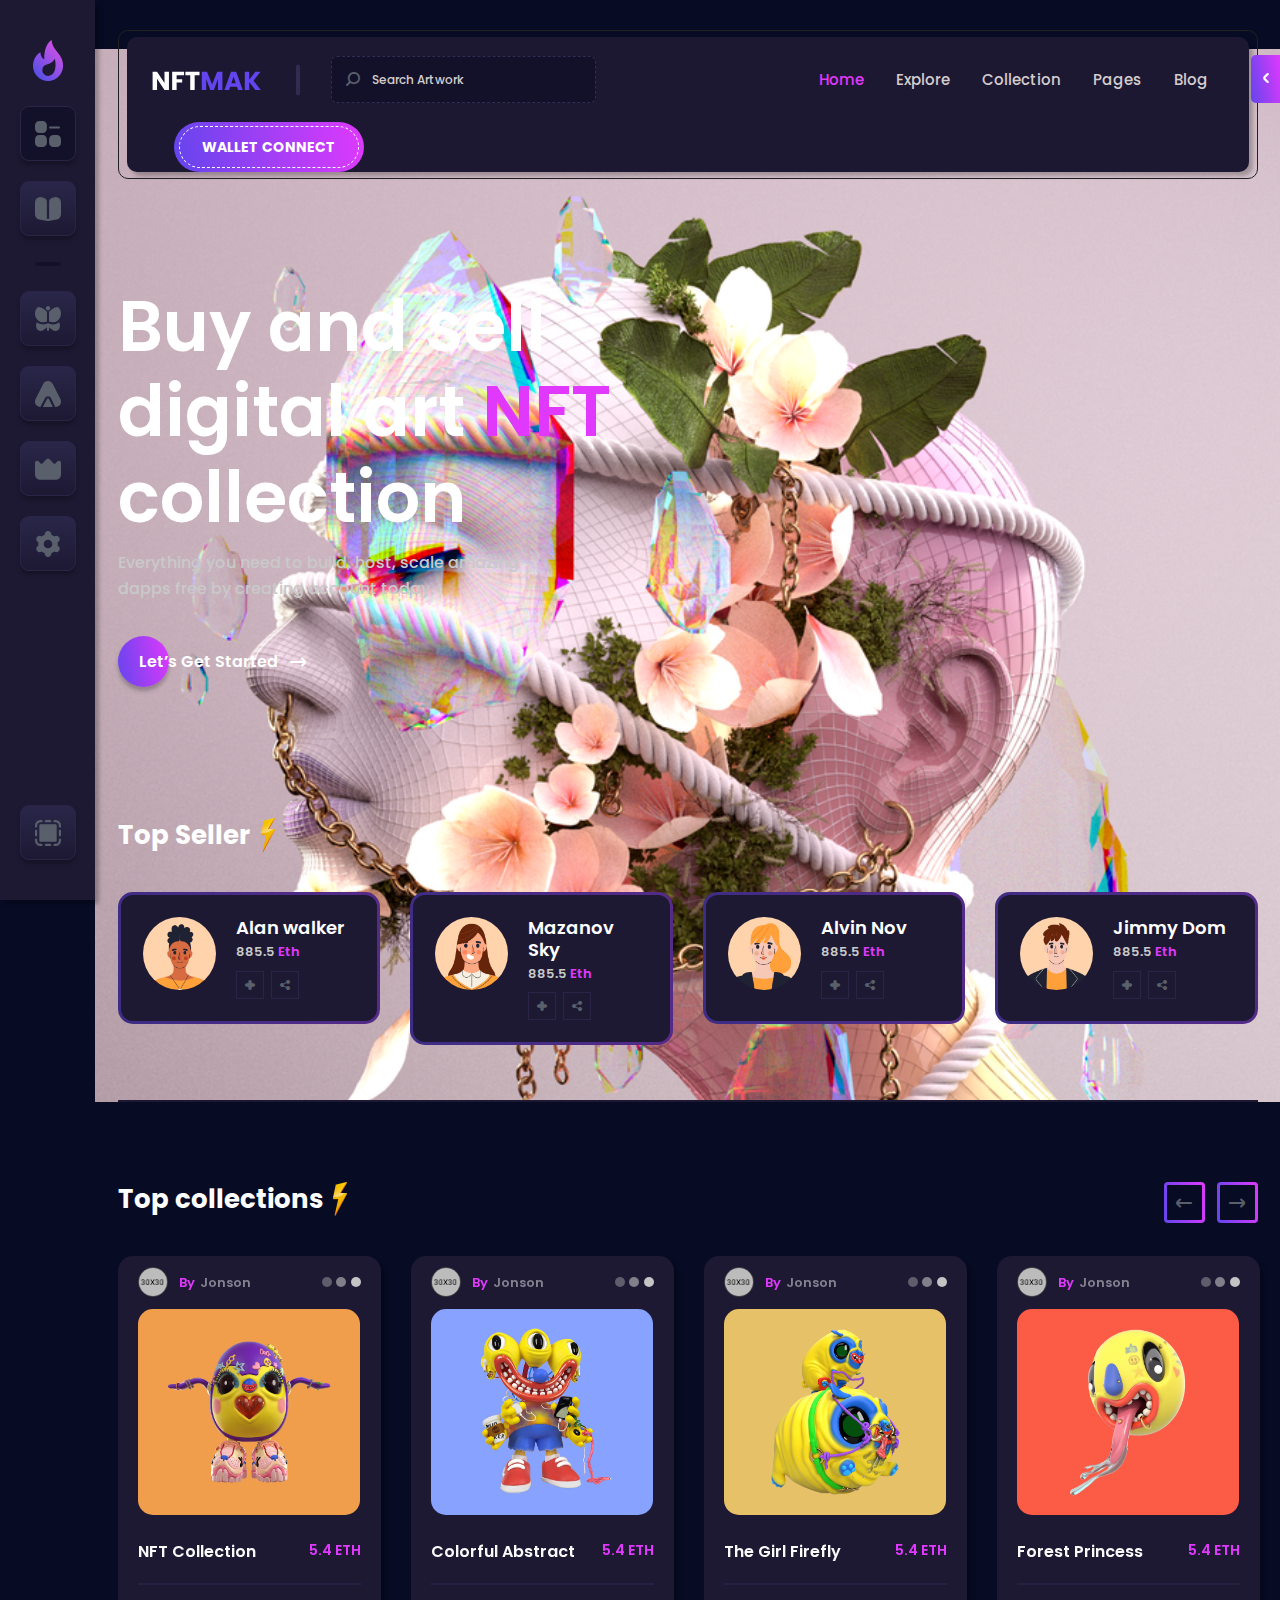
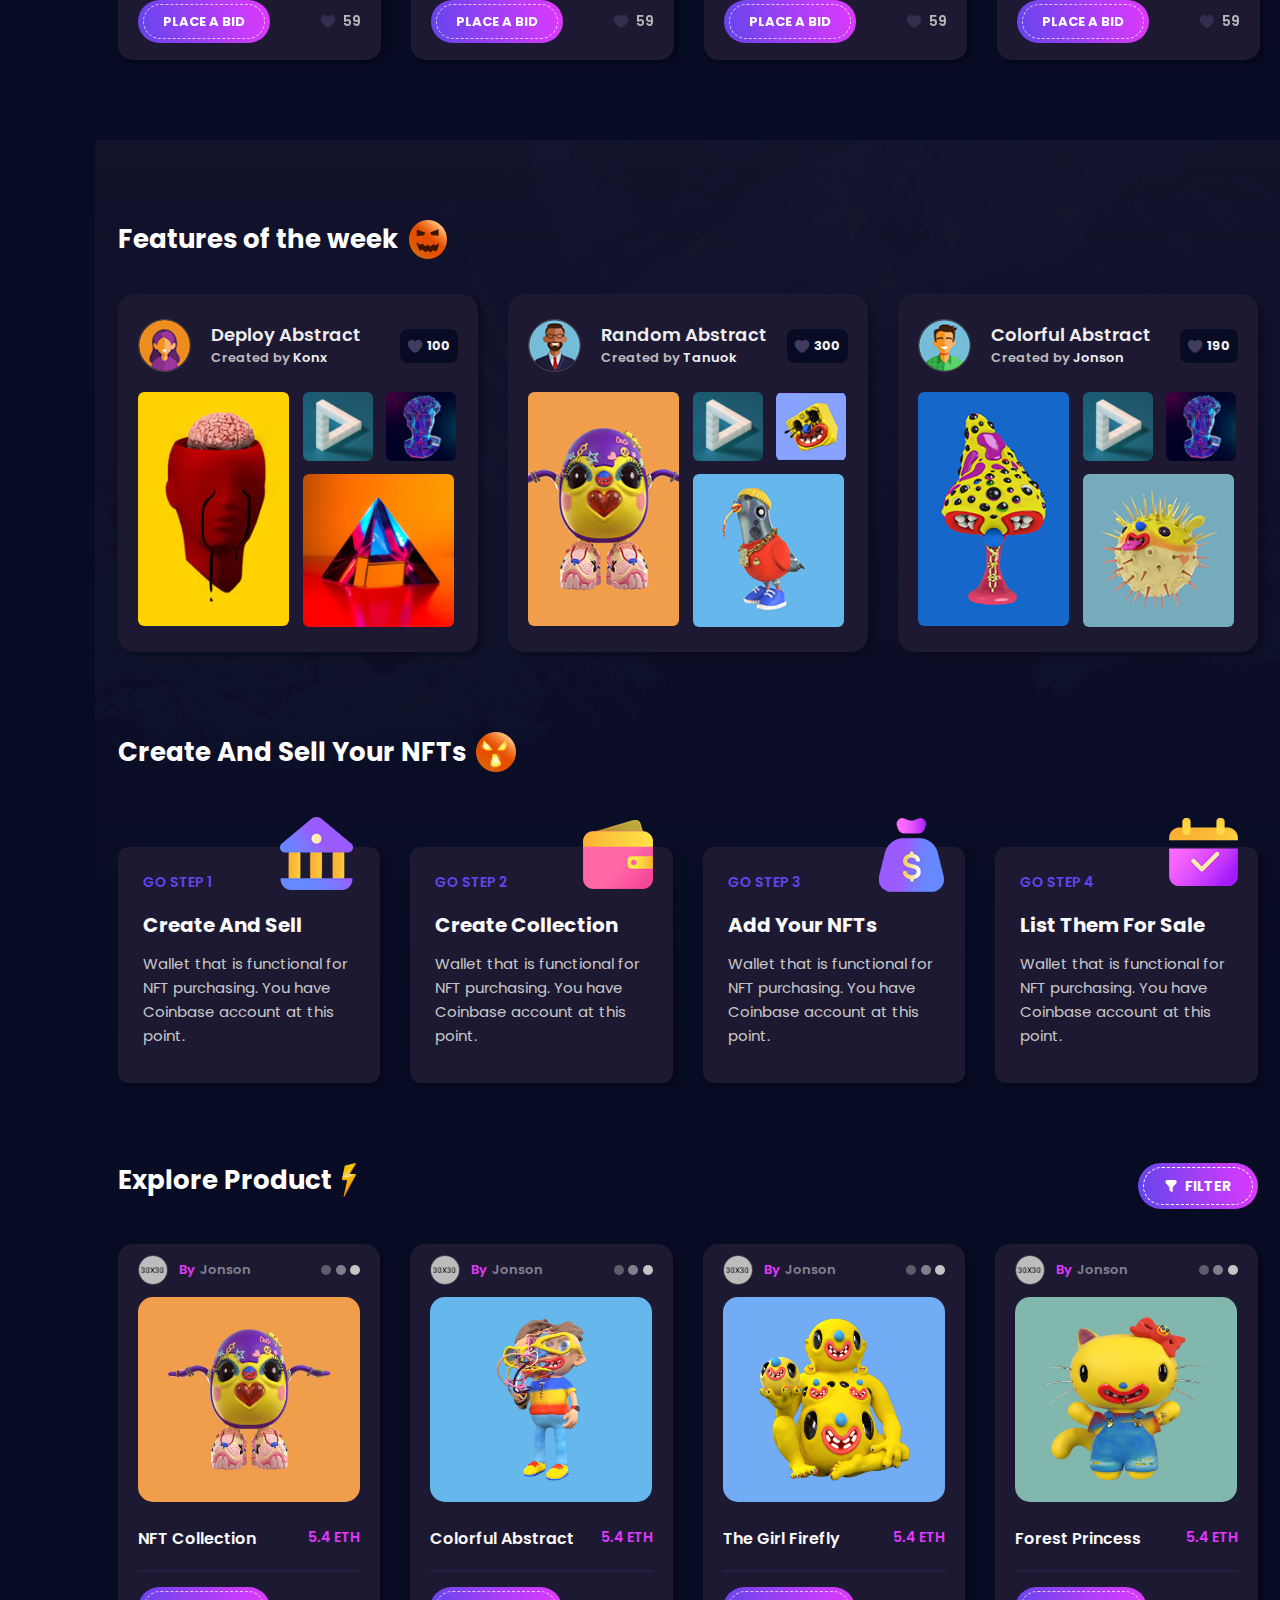
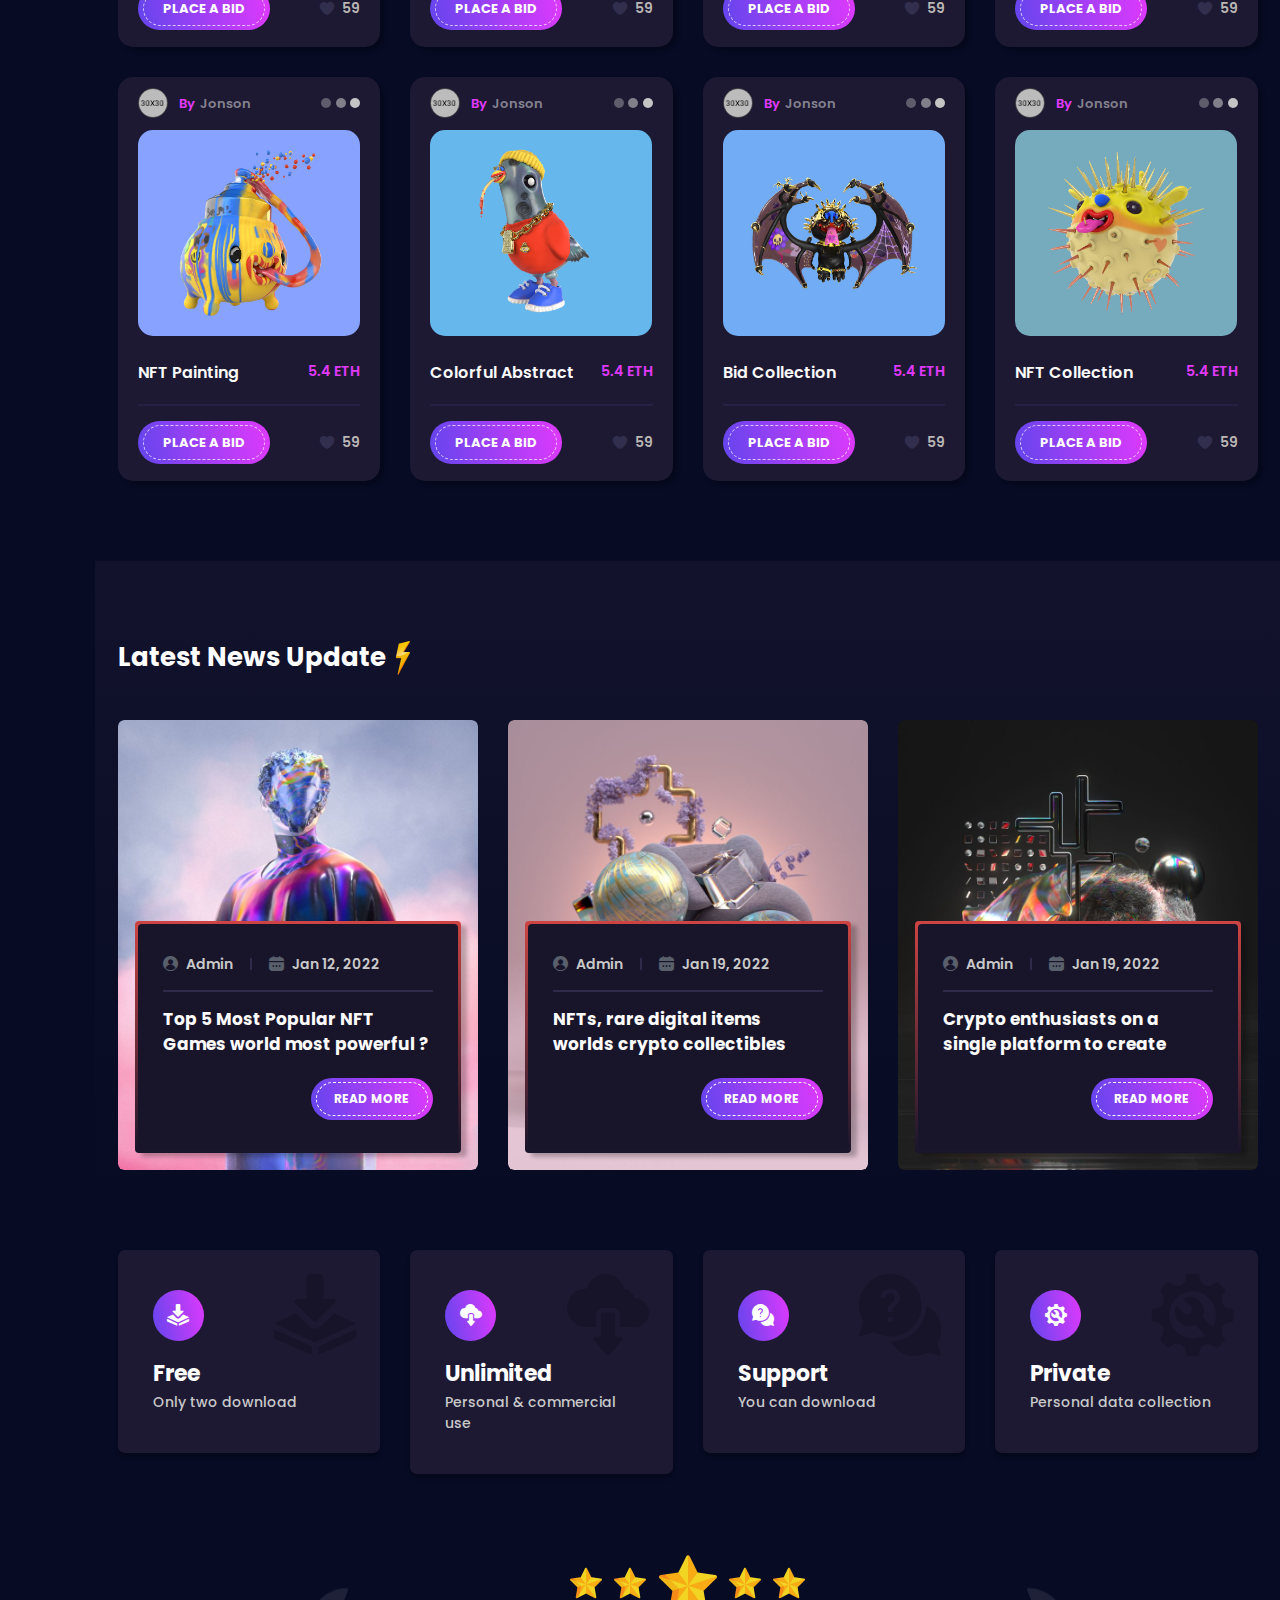
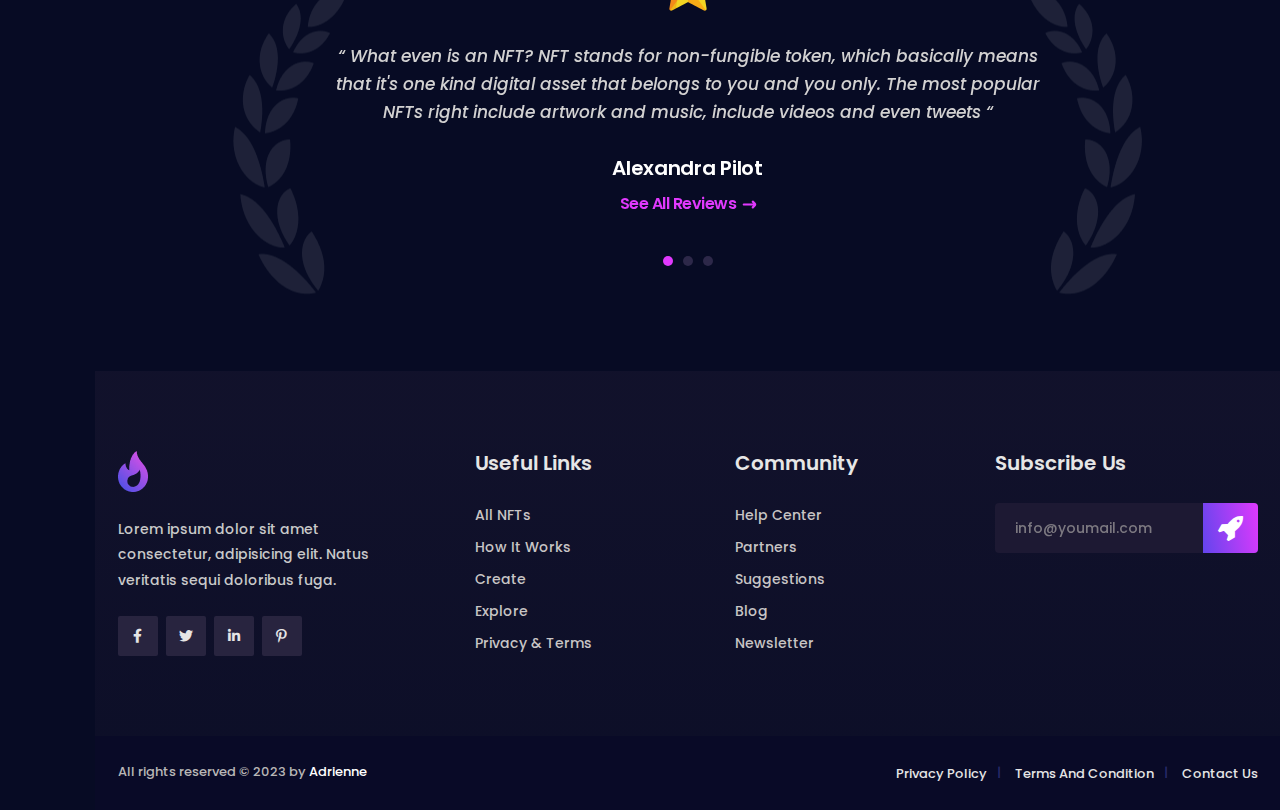
<file: index.html>
<!doctype html>
<html class="no-js" lang="en">

<head>
    <meta charset="utf-8">
    <meta http-equiv="x-ua-compatible" content="ie=edge">
    <title>NFTMAK - NFT Marketplace Template</title>
    <meta name="description" content="">
    <meta name="viewport" content="width=device-width, initial-scale=1">

    <link rel="shortcut icon" type="image/x-icon" href="assets/img/favicon.png">
    <!-- Place favicon.ico in the root directory -->

    <!-- CSS here -->
    <link rel="stylesheet" href="assets/css/bootstrap.min.css">
    <link rel="stylesheet" href="assets/css/animate.min.css">
    <link rel="stylesheet" href="assets/css/magnific-popup.css">
    <link rel="stylesheet" href="assets/css/fontawesome-all.min.css">
    <link rel="stylesheet" href="assets/css/uicons-solid-rounded.css">
    <link rel="stylesheet" href="assets/css/jquery.mCustomScrollbar.min.css">
    <link rel="stylesheet" href="assets/css/flaticon.css">
    <link rel="stylesheet" href="assets/css/slick.css">
    <link rel="stylesheet" href="assets/css/default.css">
    <link rel="stylesheet" href="assets/css/style.css">
    <link rel="stylesheet" href="assets/css/responsive.css">
</head>

<body>

    <!-- preloader -->
    <div id="preloader">
        <div id="loading-center">
            <div id="loading-center-absolute">
                <div class="object" id="object_one"></div>
                <div class="object" id="object_two"></div>
                <div class="object" id="object_three"></div>
            </div>
        </div>
    </div>
    <!-- preloader-end -->

    <!-- Scroll-top -->
    <button class="scroll-top scroll-to-target" data-target="html">
        <i class="fas fa-angle-up"></i>
    </button>
    <!-- Scroll-top-end-->

    <!-- sidebar -->
    <div class="sidebar">
        <div class="sidebar-logo mb-25">
            <a href="index.html"><img src="assets/img/logo/logo.png" alt=""></a>
        </div>
        <div class="sidebar-icon">
            <ul>
                <li class="active"><a href="index.html"><i class="fi-sr-apps-delete"></i></a></li>
                <li><a href="nft-live-bidding.html"><i class="fi-sr-book-alt"></i></a></li>
                <li><a href="collections.html"><i class="fi-sr-butterfly"></i></a></li>
                <li><a href="create-item.html"><i class="fi-sr-camping"></i></a></li>
                <li><a href="category.html"><i class="fi-sr-crown"></i></a></li>
                <li><a href="author-profile.html"><i class="fi-sr-settings"></i></a></li>
                <li><a href="#" id="btnFullscreen"><i class="fi-sr-tool-marquee"></i></a></li>
            </ul>
        </div>
    </div>
    <!-- sidebar-end -->

    <!-- Offcanvas-area -->
    <div class="offcanvas-wrapper">
        <div class="menu-trigger"><i class="fi-sr-angle-small-left"></i></div>
        <div class="menu-close"><i class="fi-sr-angle-small-right"></i></div>
        <div class="offcanvas-inner scroll">
            <div class="author-profile text-center mb-30">
                <div class="author-img">
                    <img src="assets/img/others/author_img.png" alt="">
                </div>
                <div class="author-content">
                    <h4 class="title">Author Profile</h4>
                    <p>Super Author</p>
                    <a href="login-register.html" class="btn">Checkout</a>
                </div>
            </div>
            <div class="sidebar-slider text-center mb-25">
                <div class="sidebar-active">
                    <div class="sidebar-img">
                        <a href="market-single.html"><img src="assets/img/others/sidebar_img01.png" alt=""></a>
                    </div>
                    <div class="sidebar-img">
                        <a href="market-single.html"><img src="assets/img/others/sidebar_img02.png" alt=""></a>
                    </div>
                    <div class="sidebar-img">
                        <a href="market-single.html"><img src="assets/img/others/sidebar_img03.png" alt=""></a>
                    </div>
                </div>
            </div>
            <div class="overview">
                <div class="overview-title">
                    <h4 class="title">Overview</h4>
                </div>
                <div class="overview-item-wrap">
                    <div class="overview-item">
                        <div class="overview-icon">
                            <i class="fi-sr-box-alt"></i>
                        </div>
                        <div class="overview-content">
                            <h4 class="title">Open project</h4>
                            <span>820</span>
                        </div>
                        <a href="nft-marketplace.html"><i class=" fi-sr-angle-small-right"></i></a>
                    </div>
                    <div class="overview-item">
                        <div class="overview-icon">
                            <i class="fi-sr-mountains"></i>
                        </div>
                        <div class="overview-content">
                            <h4 class="title">Successful Completed</h4>
                            <span>546</span>
                        </div>
                        <a href="nft-marketplace.html"><i class=" fi-sr-angle-small-right"></i></a>
                    </div>
                    <div class="overview-item">
                        <div class="overview-icon">
                            <i class=" fi-sr-hourglass-end"></i>
                        </div>
                        <div class="overview-content">
                            <h4 class="title">trending</h4>
                            <span>32</span>
                        </div>
                        <a href="nft-marketplace.html"><i class=" fi-sr-angle-small-right"></i></a>
                    </div>
                </div>
            </div>
        </div>
    </div>
    <div class="offcanvas-overly"></div>
    <!-- Offcanvas-area-end -->

    <!-- main-content -->
    <div class="main-content">
        <!-- header-area -->
        <header>
            <div class="menu-area">
                <div class="container">
                    <div class="row">
                        <div class="col-12">
                            <div class="mobile-nav-toggler"><i class="fas fa-bars"></i></div>
                            <div class="menu-wrap">
                                <nav class="menu-nav">
                                    <div class="logo"><a href="index.html"><img src="assets/img/logo/naftmak.svg"
                                                alt=""></a></div>
                                    <div class="header-form">
                                        <form action="#">
                                            <button><i class="flaticon-search"></i></button>
                                            <input type="text" placeholder="Search Artwork">
                                        </form>
                                    </div>
                                    <div class="navbar-wrap main-menu d-none d-lg-flex">
                                        <ul class="navigation">
                                            <li class="active"><a href="index.html">Home</a></li>
                                            <li><a href="nft-marketplace.html">Explore</a></li>
                                            <li><a href="collections.html">Collection</a></li>
                                            <li class="menu-item-has-children"><a href="#">Pages</a>
                                                <ul class="submenu">
                                                    <li><a href="activity.html">Activity</a></li>
                                                    <li><a href="category.html">Category</a></li>
                                                    <li><a href="ranking.html">Ranking</a></li>
                                                    <li><a href="creators.html">Creators</a></li>
                                                    <li><a href="market-single.html">Market Single</a></li>
                                                    <li><a href="nft-live-bidding.html">Live Bidding</a></li>
                                                    <li><a href="create-item.html">Create Item</a></li>
                                                    <li><a href="author-profile.html">Author Profile</a></li>
                                                    <li><a href="login-register.html">Login & Register</a></li>
                                                </ul>
                                            </li>
                                            <li class="menu-item-has-children"><a href="#">Blog</a>
                                                <ul class="submenu">
                                                    <li><a href="blog.html">Our Blog</a></li>
                                                    <li><a href="blog-details.html">Blog Details</a></li>
                                                </ul>
                                            </li>
                                        </ul>
                                    </div>
                                    <div class="header-action d-none d-md-block">
                                        <ul>
                                            <li class="header-btn"><a href="connect-wallets.html" class="btn">Wallet
                                                    Connect</a></li>
                                        </ul>
                                    </div>
                                </nav>
                            </div>
                            <!-- Mobile Menu  -->
                            <div class="mobile-menu">
                                <nav class="menu-box">
                                    <div class="close-btn"><i class="fas fa-times"></i></div>
                                    <div class="nav-logo"><a href="index.html"><img src="assets/img/logo/logo.png"
                                                alt=""></a>
                                    </div>
                                    <div class="menu-outer">
                                        <!--Here Menu Will Come Automatically Via Javascript / Same Menu as in Header-->
                                    </div>
                                    <div class="social-links">
                                        <ul class="clearfix">
                                            <li><a href="#"><span class="fab fa-twitter"></span></a></li>
                                            <li><a href="#"><span class="fab fa-facebook-f"></span></a></li>
                                            <li><a href="#"><span class="fab fa-pinterest-p"></span></a></li>
                                            <li><a href="#"><span class="fab fa-instagram"></span></a></li>
                                            <li><a href="#"><span class="fab fa-youtube"></span></a></li>
                                        </ul>
                                    </div>
                                </nav>
                            </div>
                            <div class="menu-backdrop"></div>
                            <!-- End Mobile Menu -->
                        </div>
                    </div>
                </div>
            </div>
        </header>
        <!-- header-area-end -->

        <!-- main-area -->
        <main>

            <div class="banner-bg">
                <!-- banner-area -->
                <div class="banner-area">
                    <div class="container">
                        <div class="row">
                            <div class="col-lg-6 col-md-8">
                                <div class="banner-content">
                                    <h2 class="title">Buy and sell digital art <br> <span>NFT</span> collection</h2>
                                    <p>Everything you need to build, host, scale amazing dapps free by creating account
                                        today</p>
                                    <a href="login-register.html" class="banner-btn">Let’s get started <i
                                            class="fi-sr-arrow-right"></i></a>
                                </div>
                            </div>
                        </div>
                    </div>
                </div>
                <!-- banner-area-end -->

                <!-- top-seller-area -->
                <div class="top-seller-area">
                    <div class="container">
                        <div class="top-seller-wrap">
                            <div class="row">
                                <div class="col-lg-12">
                                    <div class="section-title mb-40">
                                        <h2 class="title">Top Seller <img src="assets/img/icons/title_icon01.png"
                                                alt=""></h2>
                                    </div>
                                </div>
                            </div>
                            <div class="row justify-content-center">
                                <div class="col-xl-3 col-lg-4 col-sm-6">
                                    <div class="top-seller-item">
                                        <div class="top-seller-img">
                                            <img src="assets/img/others/top-seller-img.jpg" alt="">
                                        </div>
                                        <div class="top-seller-content">
                                            <h5 class="title"><a href="author-profile.html">Alan walker</a></h5>
                                            <p>885.5 <span>Eth</span></p>
                                            <ul class="icon">
                                                <li><a href="collections.html"><i class="fi-sr-pharmacy"></i></a></li>
                                                <li><a href="login-register.html"><i class="fi-sr-share"></i></a></li>
                                            </ul>
                                        </div>
                                    </div>
                                </div>
                                <div class="col-xl-3 col-lg-4 col-sm-6">
                                    <div class="top-seller-item">
                                        <div class="top-seller-img">
                                            <img src="assets/img/others/top-seller-img02.jpg" alt="">
                                        </div>
                                        <div class="top-seller-content">
                                            <h5 class="title"><a href="author-profile.html">Mazanov Sky</a></h5>
                                            <p>885.5 <span>Eth</span></p>
                                            <ul class="icon">
                                                <li><a href="collections.html"><i class="fi-sr-pharmacy"></i></a></li>
                                                <li><a href="login-register.html"><i class="fi-sr-share"></i></a></li>
                                            </ul>
                                        </div>
                                    </div>
                                </div>
                                <div class="col-xl-3 col-lg-4 col-sm-6">
                                    <div class="top-seller-item">
                                        <div class="top-seller-img">
                                            <img src="assets/img/others/top-seller-img03.jpg" alt="">
                                        </div>
                                        <div class="top-seller-content">
                                            <h5 class="title"><a href="author-profile.html">Alvin Nov</a></h5>
                                            <p>885.5 <span>Eth</span></p>
                                            <ul class="icon">
                                                <li><a href="collections.html"><i class="fi-sr-pharmacy"></i></a></li>
                                                <li><a href="login-register.html"><i class="fi-sr-share"></i></a></li>
                                            </ul>
                                        </div>
                                    </div>
                                </div>
                                <div class="col-xl-3 col-lg-4 col-sm-6">
                                    <div class="top-seller-item">
                                        <div class="top-seller-img">
                                            <img src="assets/img/others/top-seller-img04.jpg" alt="">
                                        </div>
                                        <div class="top-seller-content">
                                            <h5 class="title"><a href="author-profile.html">Jimmy Dom</a></h5>
                                            <p>885.5 <span>Eth</span></p>
                                            <ul class="icon">
                                                <li><a href="collections.html"><i class="fi-sr-pharmacy"></i></a></li>
                                                <li><a href="login-register.html"><i class="fi-sr-share"></i></a></li>
                                            </ul>
                                        </div>
                                    </div>
                                </div>
                            </div>
                        </div>
                    </div>
                </div>
                <!-- top-seller-area-end -->
            </div>

            <!-- top-collection-area -->
            <section class="top-collection-area">
                <div class="container">
                    <div class="row">
                        <div class="col-md-6">
                            <div class="section-title mb-40">
                                <h2 class="title">Top collections <img src="assets/img/icons/title_icon01.png" alt="">
                                </h2>
                            </div>
                        </div>
                        <div class="col-md-6">
                            <div class="top-collection-nav"></div>
                        </div>
                    </div>
                    <div class="row top-collection-active">
                        <div class="col-xl-3">
                            <div class="top-collection-item">
                                <div class="collection-item-top">
                                    <ul>
                                        <li class="avatar"><a href="author-profile.html" class="thumb"><img
                                                    src="assets/img/others/top_col_avatar.png" alt=""></a>By <a
                                                href="author-profile.html" class="name">Jonson</a></li>
                                        <li class="info-dots dropdown">
                                            <span></span>
                                            <span></span>
                                            <span></span>
                                            <a href="#" class="dropdown-toggle" data-bs-toggle="dropdown" role="button"
                                                aria-expanded="false"></a>
                                            <ul class="dropdown-menu">
                                                <li><a href="nft-marketplace.html">Artwork</a></li>
                                                <li><a href="nft-marketplace.html">Action</a></li>
                                                <li><a href="nft-marketplace.html">Author Action</a></li>
                                            </ul>
                                        </li>
                                    </ul>
                                </div>
                                <div class="collection-item-thumb">
                                    <a href="market-single.html"><img src="assets/img/others/top_collection01.jpg"
                                            alt=""></a>
                                </div>
                                <div class="collection-item-content">
                                    <h5 class="title"><a href="market-single.html">NFT Collection</a> <span
                                            class="price">5.4 ETH</span></h5>
                                </div>
                                <div class="collection-item-bottom">
                                    <ul>
                                        <li class="bid"><a href="market-single.html" class="btn">place a bid</a></li>
                                        <li class="wishlist"><a href="login-register.html">59</a></li>
                                    </ul>
                                </div>
                            </div>
                        </div>
                        <div class="col-xl-3">
                            <div class="top-collection-item">
                                <div class="collection-item-top">
                                    <ul>
                                        <li class="avatar"><a href="author-profile.html" class="thumb"><img
                                                    src="assets/img/others/top_col_avatar.png" alt=""></a>By <a
                                                href="author-profile.html" class="name">Jonson</a></li>
                                        <li class="info-dots dropdown">
                                            <span></span>
                                            <span></span>
                                            <span></span>
                                            <a href="#" class="dropdown-toggle" data-bs-toggle="dropdown" role="button"
                                                aria-expanded="false"></a>
                                            <ul class="dropdown-menu">
                                                <li><a href="nft-marketplace.html">Artwork</a></li>
                                                <li><a href="nft-marketplace.html">Action</a></li>
                                                <li><a href="nft-marketplace.html">Author Action</a></li>
                                            </ul>
                                        </li>
                                    </ul>
                                </div>
                                <div class="collection-item-thumb">
                                    <a href="market-single.html"><img src="assets/img/others/top_collection02.jpg"
                                            alt=""></a>
                                </div>
                                <div class="collection-item-content">
                                    <h5 class="title"><a href="market-single.html">Colorful Abstract</a> <span
                                            class="price">5.4 ETH</span></h5>
                                </div>
                                <div class="collection-item-bottom">
                                    <ul>
                                        <li class="bid"><a href="market-single.html" class="btn">place a bid</a></li>
                                        <li class="wishlist"><a href="login-register.html">59</a></li>
                                    </ul>
                                </div>
                            </div>
                        </div>
                        <div class="col-xl-3">
                            <div class="top-collection-item">
                                <div class="collection-item-top">
                                    <ul>
                                        <li class="avatar"><a href="author-profile.html" class="thumb"><img
                                                    src="assets/img/others/top_col_avatar.png" alt=""></a>By <a
                                                href="author-profile.html" class="name">Jonson</a></li>
                                        <li class="info-dots dropdown">
                                            <span></span>
                                            <span></span>
                                            <span></span>
                                            <a href="#" class="dropdown-toggle" data-bs-toggle="dropdown" role="button"
                                                aria-expanded="false"></a>
                                            <ul class="dropdown-menu">
                                                <li><a href="nft-marketplace.html">Artwork</a></li>
                                                <li><a href="nft-marketplace.html">Action</a></li>
                                                <li><a href="nft-marketplace.html">Author Action</a></li>
                                            </ul>
                                        </li>
                                    </ul>
                                </div>
                                <div class="collection-item-thumb">
                                    <a href="market-single.html"><img src="assets/img/others/top_collection03.jpg"
                                            alt=""></a>
                                </div>
                                <div class="collection-item-content">
                                    <h5 class="title"><a href="market-single.html">The girl firefly</a> <span
                                            class="price">5.4 ETH</span></h5>
                                </div>
                                <div class="collection-item-bottom">
                                    <ul>
                                        <li class="bid"><a href="market-single.html" class="btn">place a bid</a></li>
                                        <li class="wishlist"><a href="login-register.html">59</a></li>
                                    </ul>
                                </div>
                            </div>
                        </div>
                        <div class="col-xl-3">
                            <div class="top-collection-item">
                                <div class="collection-item-top">
                                    <ul>
                                        <li class="avatar"><a href="author-profile.html" class="thumb"><img
                                                    src="assets/img/others/top_col_avatar.png" alt=""></a>By <a
                                                href="author-profile.html" class="name">Jonson</a></li>
                                        <li class="info-dots dropdown">
                                            <span></span>
                                            <span></span>
                                            <span></span>
                                            <a href="#" class="dropdown-toggle" data-bs-toggle="dropdown" role="button"
                                                aria-expanded="false"></a>
                                            <ul class="dropdown-menu">
                                                <li><a href="nft-marketplace.html">Artwork</a></li>
                                                <li><a href="nft-marketplace.html">Action</a></li>
                                                <li><a href="nft-marketplace.html">Author Action</a></li>
                                            </ul>
                                        </li>
                                    </ul>
                                </div>
                                <div class="collection-item-thumb">
                                    <a href="market-single.html"><img src="assets/img/others/top_collection04.jpg"
                                            alt=""></a>
                                </div>
                                <div class="collection-item-content">
                                    <h5 class="title"><a href="market-single.html">Forest Princess</a> <span
                                            class="price">5.4 ETH</span></h5>
                                </div>
                                <div class="collection-item-bottom">
                                    <ul>
                                        <li class="bid"><a href="market-single.html" class="btn">place a bid</a></li>
                                        <li class="wishlist"><a href="login-register.html">59</a></li>
                                    </ul>
                                </div>
                            </div>
                        </div>
                        <div class="col-xl-3">
                            <div class="top-collection-item">
                                <div class="collection-item-top">
                                    <ul>
                                        <li class="avatar"><a href="author-profile.html" class="thumb"><img
                                                    src="assets/img/others/top_col_avatar.png" alt=""></a>By <a
                                                href="author-profile.html" class="name">Jonson</a></li>
                                        <li class="info-dots dropdown">
                                            <span></span>
                                            <span></span>
                                            <span></span>
                                            <a href="#" class="dropdown-toggle" data-bs-toggle="dropdown" role="button"
                                                aria-expanded="false"></a>
                                            <ul class="dropdown-menu">
                                                <li><a href="nft-marketplace.html">Artwork</a></li>
                                                <li><a href="nft-marketplace.html">Action</a></li>
                                                <li><a href="nft-marketplace.html">Author Action</a></li>
                                            </ul>
                                        </li>
                                    </ul>
                                </div>
                                <div class="collection-item-thumb">
                                    <a href="market-single.html"><img src="assets/img/others/top_collection05.jpg"
                                            alt=""></a>
                                </div>
                                <div class="collection-item-content">
                                    <h5 class="title"><a href="market-single.html">NFT Painting</a> <span
                                            class="price">5.4 ETH</span></h5>
                                </div>
                                <div class="collection-item-bottom">
                                    <ul>
                                        <li class="bid"><a href="market-single.html" class="btn">place a bid</a></li>
                                        <li class="wishlist"><a href="login-register.html">59</a></li>
                                    </ul>
                                </div>
                            </div>
                        </div>
                    </div>
                </div>
            </section>
            <!-- top-collection-area-end -->

            <div class="area-bg">
                <!-- week-features-area -->
                <section class="week-features-area">
                    <div class="container">
                        <div class="row">
                            <div class="col-lg-12">
                                <div class="section-title mb-35">
                                    <h2 class="title">Features of the week <img src="assets/img/icons/title_icon02.png"
                                            alt=""></h2>
                                </div>
                            </div>
                        </div>
                        <div class="row">
                            <div class="col-xl-4 col-lg-5">
                                <div class="week-features-item">
                                    <div class="features-item-top">
                                        <div class="features-avatar">
                                            <div class="features-avatar-thumb">
                                                <a href="author-profile.html"><img
                                                        src="assets/img/others/features_avatar.png" alt=""></a>
                                            </div>
                                            <div class="features-avatar-info">
                                                <h5 class="title"><a href="nft-marketplace.html">Deploy Abstract</a>
                                                </h5>
                                                <span>Created by <a href="author-profile.html">Konx</a></span>
                                            </div>
                                        </div>
                                        <div class="features-item-wishlist">
                                            <a href="#">100</a>
                                        </div>
                                    </div>
                                    <ul class="features-img-wrap">
                                        <li class="grid-item"><img src="assets/img/others/features_img01.png" alt="">
                                        </li>
                                        <li class="grid-item"><img src="assets/img/others/features_img02.png" alt="">
                                        </li>
                                        <li class="grid-item"><img src="assets/img/others/features_img03.png" alt="">
                                        </li>
                                        <li class="grid-item"><img src="assets/img/others/features_img04.png" alt="">
                                        </li>
                                    </ul>
                                </div>
                            </div>
                            <div class="col-xl-4 col-lg-5">
                                <div class="week-features-item">
                                    <div class="features-item-top">
                                        <div class="features-avatar">
                                            <div class="features-avatar-thumb">
                                                <a href="author-profile.html"><img
                                                        src="assets/img/others/features_avatar02.png" alt=""></a>
                                            </div>
                                            <div class="features-avatar-info">
                                                <h5 class="title"><a href="nft-marketplace.html">Random Abstract</a>
                                                </h5>
                                                <span>Created by <a href="author-profile.html">Tanuok</a></span>
                                            </div>
                                        </div>
                                        <div class="features-item-wishlist">
                                            <a href="#">300</a>
                                        </div>
                                    </div>
                                    <ul class="features-img-wrap">
                                        <li class="grid-item"><img src="assets/img/others/s_features_img01.png" alt="">
                                        </li>
                                        <li class="grid-item"><img src="assets/img/others/features_img02.png" alt="">
                                        </li>
                                        <li class="grid-item"><img src="assets/img/others/s_features_img03.png" alt="">
                                        </li>
                                        <li class="grid-item"><img src="assets/img/others/s_features_img04.png" alt="">
                                        </li>
                                    </ul>
                                </div>
                            </div>
                            <div class="col-xl-4 col-lg-5">
                                <div class="week-features-item">
                                    <div class="features-item-top">
                                        <div class="features-avatar">
                                            <div class="features-avatar-thumb">
                                                <a href="author-profile.html"><img
                                                        src="assets/img/others/features_avatar03.png" alt=""></a>
                                            </div>
                                            <div class="features-avatar-info">
                                                <h5 class="title"><a href="nft-marketplace.html">Colorful Abstract</a>
                                                </h5>
                                                <span>Created by <a href="author-profile.html">Jonson</a></span>
                                            </div>
                                        </div>
                                        <div class="features-item-wishlist">
                                            <a href="#">190</a>
                                        </div>
                                    </div>
                                    <ul class="features-img-wrap">
                                        <li class="grid-item"><img src="assets/img/others/t_features_img01.png" alt="">
                                        </li>
                                        <li class="grid-item"><img src="assets/img/others/features_img02.png" alt="">
                                        </li>
                                        <li class="grid-item"><img src="assets/img/others/features_img03.png" alt="">
                                        </li>
                                        <li class="grid-item"><img src="assets/img/others/t_features_img04.png" alt="">
                                        </li>
                                    </ul>
                                </div>
                            </div>
                        </div>
                    </div>
                </section>
                <!-- week-features-area-end -->

                <!-- sell-nfts-area -->
                <section class="sell-nfts-area">
                    <div class="container">
                        <div class="row">
                            <div class="col-lg-12">
                                <div class="section-title mb-45">
                                    <h2 class="title">Create And Sell Your NFTs <img
                                            src="assets/img/icons/title_icon03.png" alt=""></h2>
                                </div>
                            </div>
                        </div>
                        <div class="row justify-content-center">
                            <div class="col-xl-3 col-lg-4 col-md-6">
                                <div class="sell-nfts-item">
                                    <img src="assets/img/icons/nfts_01.png" alt="" class="icon">
                                    <span class="step-count">go step 1</span>
                                    <h5 class="title">Create And Sell</h5>
                                    <p>Wallet that is functional for NFT purchasing. You have Coinbase account at this
                                        point.</p>
                                </div>
                            </div>
                            <div class="col-xl-3 col-lg-4 col-md-6">
                                <div class="sell-nfts-item">
                                    <img src="assets/img/icons/nfts_02.png" alt="" class="icon">
                                    <span class="step-count">go step 2</span>
                                    <h5 class="title">Create Collection</h5>
                                    <p>Wallet that is functional for NFT purchasing. You have Coinbase account at this
                                        point.</p>
                                </div>
                            </div>
                            <div class="col-xl-3 col-lg-4 col-md-6">
                                <div class="sell-nfts-item">
                                    <img src="assets/img/icons/nfts_03.png" alt="" class="icon">
                                    <span class="step-count">go step 3</span>
                                    <h5 class="title">Add Your NFTs</h5>
                                    <p>Wallet that is functional for NFT purchasing. You have Coinbase account at this
                                        point.</p>
                                </div>
                            </div>
                            <div class="col-xl-3 col-lg-4 col-md-6">
                                <div class="sell-nfts-item">
                                    <img src="assets/img/icons/nfts_04.png" alt="" class="icon">
                                    <span class="step-count">go step 4</span>
                                    <h5 class="title">List Them For Sale</h5>
                                    <p>Wallet that is functional for NFT purchasing. You have Coinbase account at this
                                        point.</p>
                                </div>
                            </div>
                        </div>
                    </div>
                </section>
                <!-- sell-nfts-area-end -->
            </div>

            <!-- explore-products-area -->
            <section class="explore-products-area">
                <div class="container">
                    <div class="row mb-35">
                        <div class="col-md-7 col-sm-8">
                            <div class="section-title">
                                <h2 class="title">Explore Product <img src="assets/img/icons/title_icon01.png" alt="">
                                </h2>
                            </div>
                        </div>
                        <div class="col-md-5 col-sm-4">
                            <div class="section-button text-end">
                                <a href="#" class="btn filter-btn filter-toggle"><i class="fi-sr-filter"></i> filter</a>
                            </div>
                        </div>
                    </div>
                    <div class="filter-category-wrap">
                        <div class="row">
                            <div class="col-12">
                                <ul class="category-list">
                                    <li class="active"><a href="index.html"><img src="assets/img/icons/cat_001.png"
                                                alt=""> All</a></li>
                                    <li><a href="nft-marketplace.html"><img src="assets/img/icons/cat_01.png" alt="">
                                            Games</a></li>
                                    <li><a href="nft-marketplace.html"><img src="assets/img/icons/cat_02.png" alt="">
                                            Art</a></li>
                                    <li><a href="nft-marketplace.html"><img src="assets/img/icons/cat_03.png" alt="">
                                            Trading Cards</a></li>
                                    <li><a href="nft-marketplace.html"><img src="assets/img/icons/cat_04.png" alt="">
                                            Music</a></li>
                                    <li><a href="nft-marketplace.html"><img src="assets/img/icons/cat_05.png" alt="">
                                            Domain Names</a></li>
                                    <li><a href="nft-marketplace.html"><img src="assets/img/icons/cat_06.png" alt="">
                                            Memes</a></li>
                                    <li><a href="nft-marketplace.html"><img src="assets/img/icons/cat_07.png" alt="">
                                            Collectibles</a></li>
                                </ul>
                            </div>
                        </div>
                    </div>
                    <div class="row justify-content-center">
                        <div class="col-xl-3 col-lg-4 col-md-6 col-sm-6">
                            <div class="top-collection-item">
                                <div class="collection-item-top">
                                    <ul>
                                        <li class="avatar"><a href="author-profile.html" class="thumb"><img
                                                    src="assets/img/others/top_col_avatar.png" alt=""></a>By <a
                                                href="author-profile.html" class="name">Jonson</a></li>
                                        <li class="info-dots dropdown">
                                            <span></span>
                                            <span></span>
                                            <span></span>
                                            <a href="#" class="dropdown-toggle" data-bs-toggle="dropdown" role="button"
                                                aria-expanded="false"></a>
                                            <ul class="dropdown-menu">
                                                <li><a href="nft-marketplace.html">Artwork</a></li>
                                                <li><a href="nft-marketplace.html">Action</a></li>
                                                <li><a href="nft-marketplace.html">Author Action</a></li>
                                            </ul>
                                        </li>
                                    </ul>
                                </div>
                                <div class="collection-item-thumb">
                                    <a href="market-single.html"><img src="assets/img/others/top_collection01.jpg"
                                            alt=""></a>
                                </div>
                                <div class="collection-item-content">
                                    <h5 class="title"><a href="market-single.html">NFT Collection</a> <span
                                            class="price">5.4 ETH</span></h5>
                                </div>
                                <div class="collection-item-bottom">
                                    <ul>
                                        <li class="bid"><a href="market-single.html" class="btn">place a bid</a></li>
                                        <li class="wishlist"><a href="login-register.html">59</a></li>
                                    </ul>
                                </div>
                            </div>
                        </div>
                        <div class="col-xl-3 col-lg-4 col-md-6 col-sm-6">
                            <div class="top-collection-item">
                                <div class="collection-item-top">
                                    <ul>
                                        <li class="avatar"><a href="author-profile.html" class="thumb"><img
                                                    src="assets/img/others/top_col_avatar.png" alt=""></a>By <a
                                                href="author-profile.html" class="name">Jonson</a></li>
                                        <li class="info-dots dropdown">
                                            <span></span>
                                            <span></span>
                                            <span></span>
                                            <a href="#" class="dropdown-toggle" data-bs-toggle="dropdown" role="button"
                                                aria-expanded="false"></a>
                                            <ul class="dropdown-menu">
                                                <li><a href="nft-marketplace.html">Artwork</a></li>
                                                <li><a href="nft-marketplace.html">Action</a></li>
                                                <li><a href="nft-marketplace.html">Author Action</a></li>
                                            </ul>
                                        </li>
                                    </ul>
                                </div>
                                <div class="collection-item-thumb">
                                    <a href="market-single.html"><img src="assets/img/others/top_collection05.jpg"
                                            alt=""></a>
                                </div>
                                <div class="collection-item-content">
                                    <h5 class="title"><a href="market-single.html">Colorful Abstract</a> <span
                                            class="price">5.4 ETH</span></h5>
                                </div>
                                <div class="collection-item-bottom">
                                    <ul>
                                        <li class="bid"><a href="market-single.html" class="btn">place a bid</a></li>
                                        <li class="wishlist"><a href="login-register.html">59</a></li>
                                    </ul>
                                </div>
                            </div>
                        </div>
                        <div class="col-xl-3 col-lg-4 col-md-6 col-sm-6">
                            <div class="top-collection-item">
                                <div class="collection-item-top">
                                    <ul>
                                        <li class="avatar"><a href="author-profile.html" class="thumb"><img
                                                    src="assets/img/others/top_col_avatar.png" alt=""></a>By <a
                                                href="author-profile.html" class="name">Jonson</a></li>
                                        <li class="info-dots dropdown">
                                            <span></span>
                                            <span></span>
                                            <span></span>
                                            <a href="#" class="dropdown-toggle" data-bs-toggle="dropdown" role="button"
                                                aria-expanded="false"></a>
                                            <ul class="dropdown-menu">
                                                <li><a href="nft-marketplace.html">Artwork</a></li>
                                                <li><a href="nft-marketplace.html">Action</a></li>
                                                <li><a href="nft-marketplace.html">Author Action</a></li>
                                            </ul>
                                        </li>
                                    </ul>
                                </div>
                                <div class="collection-item-thumb">
                                    <a href="nft-marketplace.html"><img src="assets/img/others/top_collection06.jpg"
                                            alt=""></a>
                                </div>
                                <div class="collection-item-content">
                                    <h5 class="title"><a href="nft-marketplace.html">The Girl Firefly</a> <span
                                            class="price">5.4 ETH</span></h5>
                                </div>
                                <div class="collection-item-bottom">
                                    <ul>
                                        <li class="bid"><a href="market-single.html" class="btn">place a bid</a></li>
                                        <li class="wishlist"><a href="login-register.html">59</a></li>
                                    </ul>
                                </div>
                            </div>
                        </div>
                        <div class="col-xl-3 col-lg-4 col-md-6 col-sm-6">
                            <div class="top-collection-item">
                                <div class="collection-item-top">
                                    <ul>
                                        <li class="avatar"><a href="author-profile.html" class="thumb"><img
                                                    src="assets/img/others/top_col_avatar.png" alt=""></a>By <a
                                                href="author-profile.html" class="name">Jonson</a></li>
                                        <li class="info-dots dropdown">
                                            <span></span>
                                            <span></span>
                                            <span></span>
                                            <a href="#" class="dropdown-toggle" data-bs-toggle="dropdown" role="button"
                                                aria-expanded="false"></a>
                                            <ul class="dropdown-menu">
                                                <li><a href="nft-marketplace.html">Artwork</a></li>
                                                <li><a href="nft-marketplace.html">Action</a></li>
                                                <li><a href="nft-marketplace.html">Author Action</a></li>
                                            </ul>
                                        </li>
                                    </ul>
                                </div>
                                <div class="collection-item-thumb">
                                    <a href="market-single.html"><img src="assets/img/others/top_collection07.jpg"
                                            alt=""></a>
                                </div>
                                <div class="collection-item-content">
                                    <h5 class="title"><a href="market-single.html">Forest Princess</a> <span
                                            class="price">5.4 ETH</span></h5>
                                </div>
                                <div class="collection-item-bottom">
                                    <ul>
                                        <li class="bid"><a href="market-single.html" class="btn">place a bid</a></li>
                                        <li class="wishlist"><a href="login-register.html">59</a></li>
                                    </ul>
                                </div>
                            </div>
                        </div>
                        <div class="col-xl-3 col-lg-4 col-md-6 col-sm-6">
                            <div class="top-collection-item">
                                <div class="collection-item-top">
                                    <ul>
                                        <li class="avatar"><a href="author-profile.html" class="thumb"><img
                                                    src="assets/img/others/top_col_avatar.png" alt=""></a>By <a
                                                href="author-profile.html" class="name">Jonson</a></li>
                                        <li class="info-dots dropdown">
                                            <span></span>
                                            <span></span>
                                            <span></span>
                                            <a href="#" class="dropdown-toggle" data-bs-toggle="dropdown" role="button"
                                                aria-expanded="false"></a>
                                            <ul class="dropdown-menu">
                                                <li><a href="nft-marketplace.html">Artwork</a></li>
                                                <li><a href="nft-marketplace.html">Action</a></li>
                                                <li><a href="nft-marketplace.html">Author Action</a></li>
                                            </ul>
                                        </li>
                                    </ul>
                                </div>
                                <div class="collection-item-thumb">
                                    <a href="market-single.html"><img src="assets/img/others/top_collection08.jpg"
                                            alt=""></a>
                                </div>
                                <div class="collection-item-content">
                                    <h5 class="title"><a href="market-single.html">NFT Painting</a> <span
                                            class="price">5.4 ETH</span></h5>
                                </div>
                                <div class="collection-item-bottom">
                                    <ul>
                                        <li class="bid"><a href="market-single.html" class="btn">place a bid</a></li>
                                        <li class="wishlist"><a href="login-register.html">59</a></li>
                                    </ul>
                                </div>
                            </div>
                        </div>
                        <div class="col-xl-3 col-lg-4 col-md-6 col-sm-6">
                            <div class="top-collection-item">
                                <div class="collection-item-top">
                                    <ul>
                                        <li class="avatar"><a href="author-profile.html" class="thumb"><img
                                                    src="assets/img/others/top_col_avatar.png" alt=""></a>By <a
                                                href="author-profile.html" class="name">Jonson</a></li>
                                        <li class="info-dots dropdown">
                                            <span></span>
                                            <span></span>
                                            <span></span>
                                            <a href="#" class="dropdown-toggle" data-bs-toggle="dropdown" role="button"
                                                aria-expanded="false"></a>
                                            <ul class="dropdown-menu">
                                                <li><a href="nft-marketplace.html">Artwork</a></li>
                                                <li><a href="nft-marketplace.html">Action</a></li>
                                                <li><a href="nft-marketplace.html">Author Action</a></li>
                                            </ul>
                                        </li>
                                    </ul>
                                </div>
                                <div class="collection-item-thumb">
                                    <a href="market-single.html"><img src="assets/img/others/top_collection09.jpg"
                                            alt=""></a>
                                </div>
                                <div class="collection-item-content">
                                    <h5 class="title"><a href="market-single.html">Colorful Abstract</a> <span
                                            class="price">5.4 ETH</span></h5>
                                </div>
                                <div class="collection-item-bottom">
                                    <ul>
                                        <li class="bid"><a href="market-single.html" class="btn">place a bid</a></li>
                                        <li class="wishlist"><a href="login-register.html">59</a></li>
                                    </ul>
                                </div>
                            </div>
                        </div>
                        <div class="col-xl-3 col-lg-4 col-md-6 col-sm-6">
                            <div class="top-collection-item">
                                <div class="collection-item-top">
                                    <ul>
                                        <li class="avatar"><a href="author-profile.html" class="thumb"><img
                                                    src="assets/img/others/top_col_avatar.png" alt=""></a>By <a
                                                href="author-profile.html" class="name">Jonson</a></li>
                                        <li class="info-dots dropdown">
                                            <span></span>
                                            <span></span>
                                            <span></span>
                                            <a href="#" class="dropdown-toggle" data-bs-toggle="dropdown" role="button"
                                                aria-expanded="false"></a>
                                            <ul class="dropdown-menu">
                                                <li><a href="nft-marketplace.html">Artwork</a></li>
                                                <li><a href="nft-marketplace.html">Action</a></li>
                                                <li><a href="nft-marketplace.html">Author Action</a></li>
                                            </ul>
                                        </li>
                                    </ul>
                                </div>
                                <div class="collection-item-thumb">
                                    <a href="market-single.html"><img src="assets/img/others/top_collection10.jpg"
                                            alt=""></a>
                                </div>
                                <div class="collection-item-content">
                                    <h5 class="title"><a href="market-single.html">Bid Collection</a> <span
                                            class="price">5.4 ETH</span></h5>
                                </div>
                                <div class="collection-item-bottom">
                                    <ul>
                                        <li class="bid"><a href="market-single.html" class="btn">place a bid</a></li>
                                        <li class="wishlist"><a href="login-register.html">59</a></li>
                                    </ul>
                                </div>
                            </div>
                        </div>
                        <div class="col-xl-3 col-lg-4 col-md-6 col-sm-6">
                            <div class="top-collection-item">
                                <div class="collection-item-top">
                                    <ul>
                                        <li class="avatar"><a href="author-profile.html" class="thumb"><img
                                                    src="assets/img/others/top_col_avatar.png" alt=""></a>By <a
                                                href="author-profile.html" class="name">Jonson</a></li>
                                        <li class="info-dots dropdown">
                                            <span></span>
                                            <span></span>
                                            <span></span>
                                            <a href="#" class="dropdown-toggle" data-bs-toggle="dropdown" role="button"
                                                aria-expanded="false"></a>
                                            <ul class="dropdown-menu">
                                                <li><a href="nft-marketplace.html">Artwork</a></li>
                                                <li><a href="nft-marketplace.html">Action</a></li>
                                                <li><a href="nft-marketplace.html">Author Action</a></li>
                                            </ul>
                                        </li>
                                    </ul>
                                </div>
                                <div class="collection-item-thumb">
                                    <a href="market-single.html"><img src="assets/img/others/top_collection11.jpg"
                                            alt=""></a>
                                </div>
                                <div class="collection-item-content">
                                    <h5 class="title"><a href="market-single.html">NFT Collection</a> <span
                                            class="price">5.4 ETH</span></h5>
                                </div>
                                <div class="collection-item-bottom">
                                    <ul>
                                        <li class="bid"><a href="market-single.html" class="btn">place a bid</a></li>
                                        <li class="wishlist"><a href="login-register.html">59</a></li>
                                    </ul>
                                </div>
                            </div>
                        </div>
                    </div>
                </div>
            </section>
            <!-- explore-products-area-end -->

            <!-- latest-news -->
            <section class="latest-news-area">
                <div class="container">
                    <div class="row">
                        <div class="col-md-7">
                            <div class="section-title mb-45">
                                <h2 class="title">Latest News Update <img src="assets/img/icons/title_icon01.png"
                                        alt=""></h2>
                            </div>
                        </div>
                    </div>
                    <div class="row justify-content-center">
                        <div class="col-xl-4 col-md-6 col-sm-9">
                            <div class="latest-news-item">
                                <div class="latest-news-thumb">
                                    <img src="assets/img/blog/NFT1.jpg" alt="">
                                </div>
                                <div class="latest-news-content">
                                    <ul class="latest-news-meta">
                                        <li><i class="flaticon-user"></i><a href="blog.html">Admin</a></li>
                                        <li><i class="fi-sr-calendar"></i> Jan 12, 2022</li>
                                    </ul>
                                    <h4 class="title"><a href="blog-details.html">Top 5 Most Popular NFT Games world
                                            most powerful ?</a></h4>
                                    <a href="blog-details.html" class="btn">read more</a>
                                </div>
                            </div>
                        </div>
                        <div class="col-xl-4 col-md-6 col-sm-9">
                            <div class="latest-news-item">
                                <div class="latest-news-thumb">
                                    <img src="assets/img/blog/NFT3.jpg" alt="">
                                </div>
                                <div class="latest-news-content">
                                    <ul class="latest-news-meta">
                                        <li><i class="flaticon-user"></i><a href="blog.html">Admin</a></li>
                                        <li><i class="fi-sr-calendar"></i> Jan 19, 2022</li>
                                    </ul>
                                    <h4 class="title"><a href="blog-details.html">NFTs, rare digital items worlds crypto
                                            collectibles</a></h4>
                                    <a href="blog-details.html" class="btn">read more</a>
                                </div>
                            </div>
                        </div>
                        <div class="col-xl-4 col-md-6 col-sm-9">
                            <div class="latest-news-item">
                                <div class="latest-news-thumb">
                                    <img src="assets/img/blog/NFT2.jpg" alt="">
                                </div>
                                <div class="latest-news-content">
                                    <ul class="latest-news-meta">
                                        <li><i class="flaticon-user"></i><a href="blog.html">Admin</a></li>
                                        <li><i class="fi-sr-calendar"></i> Jan 19, 2022</li>
                                    </ul>
                                    <h4 class="title"><a href="blog-details.html">Crypto enthusiasts on a single
                                            platform to create</a></h4>
                                    <a href="blog-details.html" class="btn">read more</a>
                                </div>
                            </div>
                        </div>
                    </div>
                </div>
            </section>
            <!-- latest-news-end -->

            <!-- design-ways-area -->
            <section class="design-ways-area">
                <div class="container">
                    <div class="row justify-content-center">
                        <div class="col-xl-3 col-lg-4 col-md-6 col-sm-8">
                            <div class="design-ways-item">
                                <div class="overlay-icon"><i class="flaticon-download"></i></div>
                                <div class="icon"><i class="flaticon-download"></i></div>
                                <div class="content">
                                    <h3 class="title">Free</h3>
                                    <p>Only two download</p>
                                </div>
                            </div>
                        </div>
                        <div class="col-xl-3 col-lg-4 col-md-6 col-sm-8">
                            <div class="design-ways-item">
                                <div class="overlay-icon"><i class="flaticon-download-1"></i></div>
                                <div class="icon"><i class="flaticon-download-1"></i></div>
                                <div class="content">
                                    <h3 class="title">Unlimited</h3>
                                    <p>Personal & commercial use</p>
                                </div>
                            </div>
                        </div>
                        <div class="col-xl-3 col-lg-4 col-md-6 col-sm-8">
                            <div class="design-ways-item">
                                <div class="overlay-icon"><i class="flaticon-help"></i></div>
                                <div class="icon"><i class="flaticon-help"></i></div>
                                <div class="content">
                                    <h3 class="title">Support</h3>
                                    <p>You can download</p>
                                </div>
                            </div>
                        </div>
                        <div class="col-xl-3 col-lg-4 col-md-6 col-sm-8">
                            <div class="design-ways-item">
                                <div class="overlay-icon"><i class="flaticon-repairing-service"></i></div>
                                <div class="icon"><i class="flaticon-repairing-service"></i></div>
                                <div class="content">
                                    <h3 class="title">Private</h3>
                                    <p>Personal data collection</p>
                                </div>
                            </div>
                        </div>
                    </div>
                </div>
            </section>
            <!-- design-ways-area-end -->

            <!-- testimonial-area -->
            <section class="testimonial--area">
                <div class="container">
                    <div class="testimonial-shape-wrap">
                        <div class="row justify-content-center">
                            <div class="col-xl-8 col-lg-9 col-md-10">
                                <div class="testimonial-active">
                                    <div class="testimonial--item text-center">
                                        <div class="testimonial-rating">
                                            <img src="assets/img/others/star.png" alt="">
                                        </div>
                                        <div class="testimonial--content">
                                            <p>“ What even is an NFT? NFT stands for non-fungible token, which basically
                                                means that it's one kind digital asset that belongs to you and you only.
                                                The most popular NFTs right include artwork and music, include videos
                                                and even tweets “</p>
                                            <div class="testimonial--avatar--info">
                                                <h5 class="title">Alexandra Pilot</h5>
                                                <a href="contact.html" class="see-all">See All Reviews</a>
                                            </div>
                                        </div>
                                    </div>
                                    <div class="testimonial--item text-center">
                                        <div class="testimonial-rating">
                                            <img src="assets/img/others/star.png" alt="">
                                        </div>
                                        <div class="testimonial--content">
                                            <p>“ What even is an NFT? NFT stands for non-fungible token, which basically
                                                means that it's one kind digital asset that belongs to you and you only.
                                                The most popular NFTs right include artwork and music, include videos
                                                and even tweets “</p>
                                            <div class="testimonial--avatar--info">
                                                <h5 class="title">Alexandra Pilot</h5>
                                                <a href="contact.html" class="see-all">See All Reviews</a>
                                            </div>
                                        </div>
                                    </div>
                                    <div class="testimonial--item text-center">
                                        <div class="testimonial-rating">
                                            <img src="assets/img/others/star.png" alt="">
                                        </div>
                                        <div class="testimonial--content">
                                            <p>“ What even is an NFT? NFT stands for non-fungible token, which basically
                                                means that it's one kind digital asset that belongs to you and you only.
                                                The most popular NFTs right include artwork and music, include videos
                                                and even tweets “</p>
                                            <div class="testimonial--avatar--info">
                                                <h5 class="title">Alexandra Pilot</h5>
                                                <a href="contact.html" class="see-all">See All Reviews</a>
                                            </div>
                                        </div>
                                    </div>
                                </div>
                            </div>
                        </div>
                    </div>
                </div>
            </section>
            <!-- testimonial-area-end -->

        </main>
        <!-- main-area-end -->


        <!-- footer-area -->
        <footer>
            <div class="footer-top-wrap">
                <div class="container">
                    <div class="row justify-content-between">
                        <div class="col-xl-3 col-lg-4 col-md-5 col-sm-9">
                            <div class="footer-widget">
                                <div class="footer-logo mb-25">
                                    <a href="index.html"><img src="assets/img/logo/logo.png" alt=""></a>
                                </div>
                                <p>Lorem ipsum dolor sit amet consectetur, adipisicing elit. Natus veritatis sequi
                                    doloribus fuga.</p>
                                <ul class="footer-social">
                                    <li><a href="#"><i class="fab fa-facebook-f"></i></a></li>
                                    <li><a href="#"><i class="fab fa-twitter"></i></a></li>
                                    <li><a href="#"><i class="fab fa-linkedin-in"></i></a></li>
                                    <li><a href="#"><i class="fab fa-pinterest-p"></i></a></li>
                                </ul>
                            </div>
                        </div>
                        <div class="col-lg-2 col-md-3 col-sm-6">
                            <div class="footer-widget">
                                <h4 class="fw-title">Useful Links</h4>
                                <ul class="fw-links">
                                    <li><a href="nft-marketplace.html">All NFTs</a></li>
                                    <li><a href="login-register.html">How It Works</a></li>
                                    <li><a href="create-item.html">Create</a></li>
                                    <li><a href="nft-marketplace.html">Explore</a></li>
                                    <li><a href="login-register.html">Privacy & Terms</a></li>
                                </ul>
                            </div>
                        </div>
                        <div class="col-lg-2 col-md-3 col-sm-6">
                            <div class="footer-widget">
                                <h4 class="fw-title">Community</h4>
                                <ul class="fw-links">
                                    <li><a href="login-register.html">Help Center</a></li>
                                    <li><a href="login-register.html">Partners</a></li>
                                    <li><a href="login-register.html">Suggestions</a></li>
                                    <li><a href="blog.html">Blog</a></li>
                                    <li><a href="login-register.html">Newsletter</a></li>
                                </ul>
                            </div>
                        </div>
                        <div class="col-xl-3 col-lg-4 col-md-6">
                            <div class="footer-widget">
                                <h4 class="fw-title">Subscribe Us</h4>
                                <form action="#" class="newsletter-form">
                                    <input type="email" placeholder="info@youmail.com">
                                    <button type="submit"><i class="flaticon-small-rocket-ship-silhouette"></i></button>
                                </form>
                            </div>
                        </div>
                    </div>
                </div>
            </div>
            <div class="copyright-wrap">
                <div class="container">
                    <div class="row align-items-center">
                        <div class="col-md-6">
                            <div class="copyright-text">
                                <p>All rights reserved © 2023 by <a href="#">Adrienne</a></p>
                            </div>
                        </div>
                        <div class="col-md-6">
                            <ul class="copyright-link-list">
                                <li><a href="login-register.html">Privacy Policy</a></li>
                                <li><a href="login-register.html">Terms And Condition</a></li>
                                <li><a href="login-register.html">Contact Us</a></li>
                            </ul>
                        </div>
                    </div>
                </div>
            </div>
        </footer>
        <!-- footer-area-end -->

    </div>
    <!-- main-content-end -->



    <!-- JS here -->
    <script src="assets/js/vendor/jquery-3.6.0.min.js"></script>
    <script src="assets/js/bootstrap.min.js"></script>
    <script src="assets/js/isotope.pkgd.min.js"></script>
    <script src="assets/js/imagesloaded.pkgd.min.js"></script>
    <script src="assets/js/jquery.magnific-popup.min.js"></script>
    <script src="assets/js/jquery.mCustomScrollbar.concat.min.js"></script>
    <script src="assets/js/slick.min.js"></script>
    <script src="assets/js/wow.min.js"></script>
    <script src="assets/js/plugins.js"></script>
    <script src="assets/js/main.js"></script>
</body>

</html>
</file>
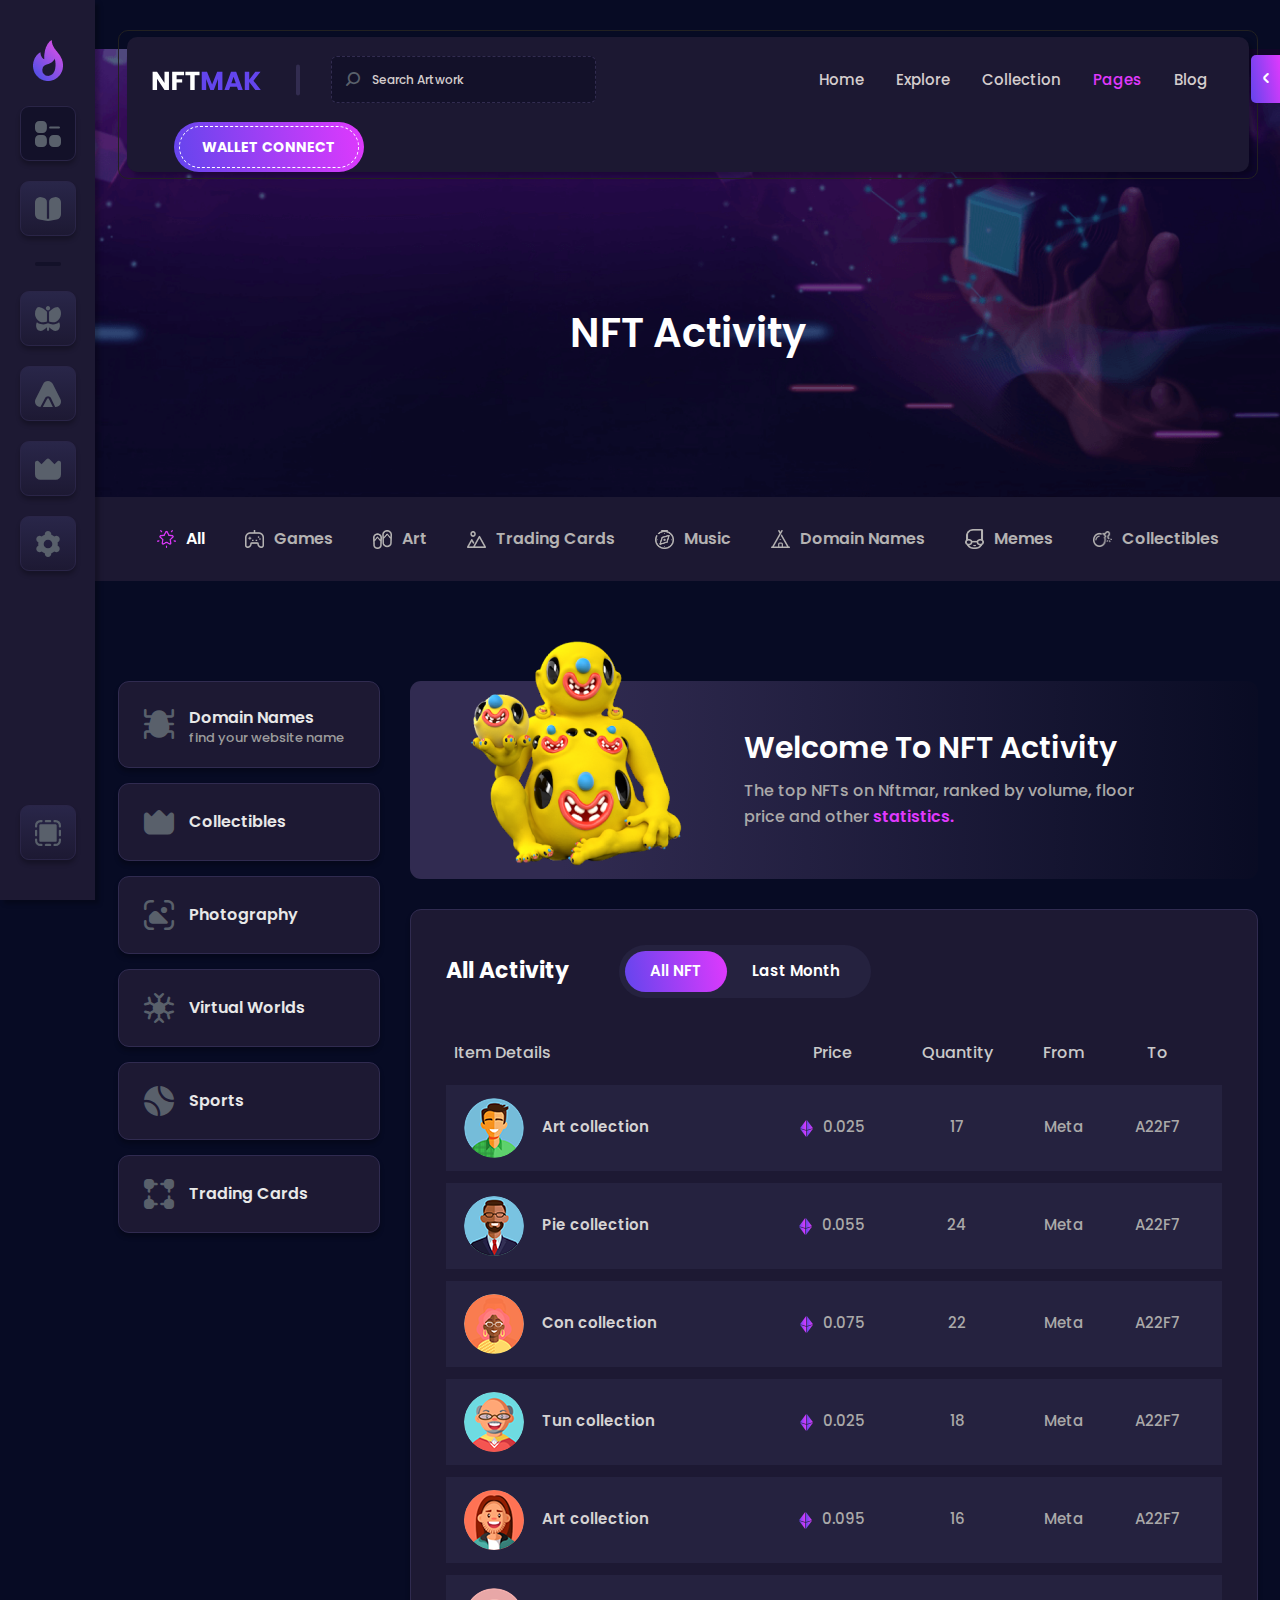
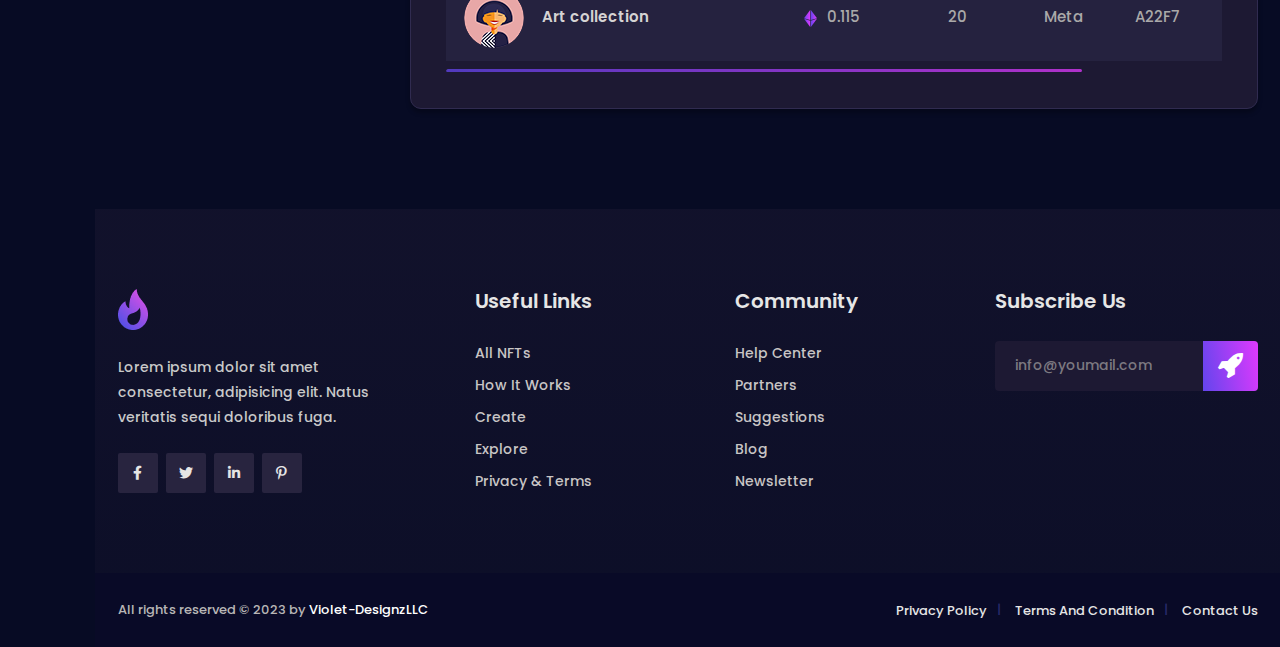
<file: activity.html>
<!doctype html>
<html class="no-js" lang="en">
    <head>
        <meta charset="utf-8">
        <meta http-equiv="x-ua-compatible" content="ie=edge">
        <title>NFTMAK - NFT Marketplace Template</title>
        <meta name="description" content="">
        <meta name="viewport" content="width=device-width, initial-scale=1">

		<link rel="shortcut icon" type="image/x-icon" href="assets/img/favicon.png">
        <!-- Place favicon.ico in the root directory -->

		<!-- CSS here -->
        <link rel="stylesheet" href="assets/css/bootstrap.min.css">
        <link rel="stylesheet" href="assets/css/animate.min.css">
        <link rel="stylesheet" href="assets/css/magnific-popup.css">
        <link rel="stylesheet" href="assets/css/fontawesome-all.min.css">
        <link rel="stylesheet" href="assets/css/uicons-solid-rounded.css">
        <link rel="stylesheet" href="assets/css/jquery.mCustomScrollbar.min.css">
        <link rel="stylesheet" href="assets/css/flaticon.css">
        <link rel="stylesheet" href="assets/css/slick.css">
        <link rel="stylesheet" href="assets/css/default.css">
        <link rel="stylesheet" href="assets/css/style.css">
        <link rel="stylesheet" href="assets/css/responsive.css">
    </head>
    <body>

        <!-- preloader -->
        <div id="preloader">
            <div id="loading-center">
                <div id="loading-center-absolute">
                    <div class="object" id="object_one"></div>
                    <div class="object" id="object_two"></div>
                    <div class="object" id="object_three"></div>
                </div>
            </div>
        </div>
        <!-- preloader-end -->

		<!-- Scroll-top -->
        <button class="scroll-top scroll-to-target" data-target="html">
            <i class="fas fa-angle-up"></i>
        </button>
        <!-- Scroll-top-end-->

        <!-- sidebar -->
        <div class="sidebar">
            <div class="sidebar-logo mb-25">
                <a href="index.html"><img src="assets/img/logo/logo.png" alt=""></a>
            </div>
            <div class="sidebar-icon">
                <ul>
                    <li class="active"><a href="index.html"><i class="fi-sr-apps-delete"></i></a></li>
                    <li><a href="nft-live-bidding.html"><i class="fi-sr-book-alt"></i></a></li>
                    <li><a href="collections.html"><i class="fi-sr-butterfly"></i></a></li>
                    <li><a href="create-item.html"><i class="fi-sr-camping"></i></a></li>
                    <li><a href="category.html"><i class="fi-sr-crown"></i></a></li>
                    <li><a href="author-profile.html"><i class="fi-sr-settings"></i></a></li>
                    <li><a href="#" id="btnFullscreen"><i class="fi-sr-tool-marquee"></i></a></li>
                </ul>
            </div>
        </div>
        <!-- sidebar-end -->

        <!-- Offcanvas-area -->
        <div class="offcanvas-wrapper">
            <div class="menu-trigger"><i class="fi-sr-angle-small-left"></i></div>
            <div class="menu-close"><i class="fi-sr-angle-small-right"></i></div>
            <div class="offcanvas-inner scroll">
                <div class="author-profile text-center mb-30">
                    <div class="author-img">
                        <img src="assets/img/others/author_img.png" alt="">
                    </div>
                    <div class="author-content">
                        <h4 class="title">Author Profile</h4>
                        <p>Super Author</p>
                        <a href="#" class="btn">checkout</a>
                    </div>
                </div>
                <div class="sidebar-slider text-center mb-25">
                    <div class="sidebar-active">
                        <div class="sidebar-img">
                            <a href="#"><img src="assets/img/others/sidebar_img01.png" alt=""></a>
                        </div>
                        <div class="sidebar-img">
                            <a href="#"><img src="assets/img/others/sidebar_img02.png" alt=""></a>
                        </div>
                        <div class="sidebar-img">
                            <a href="#"><img src="assets/img/others/sidebar_img03.png" alt=""></a>
                        </div>
                    </div>
                </div>
                <div class="overview">
                    <div class="overview-title">
                        <h4 class="title">Overview</h4>
                    </div>
                    <div class="overview-item-wrap">
                        <div class="overview-item">
                            <div class="overview-icon">
                                <i class="fi-sr-box-alt"></i>
                            </div>
                            <div class="overview-content">
                                <h4 class="title">Open project</h4>
                                <span>820</span>
                            </div>
                            <a href="#"><i class=" fi-sr-angle-small-right"></i></a>
                        </div>
                        <div class="overview-item">
                            <div class="overview-icon">
                                <i class="fi-sr-mountains"></i>
                            </div>
                            <div class="overview-content">
                                <h4 class="title">Successful Completed</h4>
                                <span>546</span>
                            </div>
                            <a href="#"><i class=" fi-sr-angle-small-right"></i></a>
                        </div>
                        <div class="overview-item">
                            <div class="overview-icon">
                                <i class=" fi-sr-hourglass-end"></i>
                            </div>
                            <div class="overview-content">
                                <h4 class="title">trending</h4>
                                <span>32</span>
                            </div>
                            <a href="#"><i class=" fi-sr-angle-small-right"></i></a>
                        </div>
                    </div>
                </div>
            </div>
        </div>
        <div class="offcanvas-overly"></div>
        <!-- Offcanvas-area-end -->

        <!-- main-content -->
        <div class="main-content">
            <!-- header-area -->
            <header>
                <div class="menu-area">
                    <div class="container">
                        <div class="row">
                            <div class="col-12">
                                <div class="mobile-nav-toggler"><i class="fas fa-bars"></i></div>
                                <div class="menu-wrap">
                                    <nav class="menu-nav">
                                        <div class="logo"><a href="index.html"><img src="assets/img/logo/naftmak.svg" alt=""></a></div>
                                        <div class="header-form">
                                            <form action="#">
                                                <button><i class="flaticon-search"></i></button>
                                                <input type="text" placeholder="Search Artwork">
                                            </form>
                                        </div>
                                        <div class="navbar-wrap main-menu d-none d-lg-flex">
                                            <ul class="navigation">
                                                <li><a href="index.html">Home</a></li>
                                                <li><a href="nft-marketplace.html">Explore</a></li>
                                                <li><a href="collections.html">Collection</a></li>
                                                <li class="active menu-item-has-children"><a href="#">Pages</a>
                                                    <ul class="submenu">
                                                        <li class="active"><a href="activity.html">Activity</a></li>
                                                        <li><a href="category.html">Category</a></li>
                                                        <li><a href="ranking.html">Ranking</a></li>
                                                        <li><a href="creators.html">Creators</a></li>
                                                        <li><a href="market-single.html">Market Single</a></li>
                                                        <li><a href="nft-live-bidding.html">Live Bidding</a></li>
                                                        <li><a href="create-item.html">Create Item</a></li>
                                                        <li><a href="author-profile.html">Author Profile</a></li>
                                                        <li><a href="login-register.html">Login & Register</a></li>
                                                    </ul>
                                                </li>
                                                <li class="menu-item-has-children"><a href="#">Blog</a>
                                                    <ul class="submenu">
                                                        <li><a href="blog.html">Our Blog</a></li>
                                                        <li><a href="blog-details.html">Blog Details</a></li>
                                                    </ul>
                                                </li>
                                            </ul>
                                        </div>
                                        <div class="header-action d-none d-md-block">
                                            <ul>
                                                <li class="header-btn"><a href="connect-wallets.html" class="btn">Wallet Connect</a></li>
                                            </ul>
                                        </div>
                                    </nav>
                                </div>
                                <!-- Mobile Menu  -->
                                <div class="mobile-menu">
                                    <nav class="menu-box">
                                        <div class="close-btn"><i class="fas fa-times"></i></div>
                                        <div class="nav-logo"><a href="index.html"><img src="assets/img/logo/logo.png" alt="" title=""></a>
                                        </div>
                                        <div class="menu-outer">
                                            <!--Here Menu Will Come Automatically Via Javascript / Same Menu as in Header-->
                                        </div>
                                        <div class="social-links">
                                            <ul class="clearfix">
                                                <li><a href="#"><span class="fab fa-twitter"></span></a></li>
                                                <li><a href="#"><span class="fab fa-facebook-f"></span></a></li>
                                                <li><a href="#"><span class="fab fa-pinterest-p"></span></a></li>
                                                <li><a href="#"><span class="fab fa-instagram"></span></a></li>
                                                <li><a href="#"><span class="fab fa-youtube"></span></a></li>
                                            </ul>
                                        </div>
                                    </nav>
                                </div>
                                <div class="menu-backdrop"></div>
                                <!-- End Mobile Menu -->
                            </div>
                        </div>
                    </div>
                </div>
            </header>
            <!-- header-area-end -->


            <!-- main-area -->
            <main>

                <!-- breadcrumb-area -->
                <section class="breadcrumb-area breadcrumb-bg">
                    <div class="container">
                        <div class="row justify-content-center">
                            <div class="col-lg-6 col-md-8">
                                <div class="breadcrumb-content text-center">
                                    <h3 class="title">NFT Activity</h3>
                                </div>
                            </div>
                        </div>
                    </div>
                </section>
                <!-- breadcrumb-area-end -->

                <!-- category-area -->
                <div class="category-area">
                    <div class="container">
                        <div class="row">
                            <div class="col-12">
                                <ul class="category-list">
                                    <li class="active"><a href="index.html"><img src="assets/img/icons/cat_001.png" alt=""> All</a></li>
                                    <li><a href="nft-marketplace.html"><img src="assets/img/icons/cat_01.png" alt=""> Games</a></li>
                                    <li><a href="nft-marketplace.html"><img src="assets/img/icons/cat_02.png" alt=""> Art</a></li>
                                    <li><a href="nft-marketplace.html"><img src="assets/img/icons/cat_03.png" alt=""> Trading Cards</a></li>
                                    <li><a href="nft-marketplace.html"><img src="assets/img/icons/cat_04.png" alt=""> Music</a></li>
                                    <li><a href="nft-marketplace.html"><img src="assets/img/icons/cat_05.png" alt=""> Domain Names</a></li>
                                    <li><a href="nft-marketplace.html"><img src="assets/img/icons/cat_06.png" alt=""> Memes</a></li>
                                    <li><a href="nft-marketplace.html"><img src="assets/img/icons/cat_07.png" alt=""> Collectibles</a></li>
                                </ul>
                            </div>
                        </div>
                    </div>
                </div>
                <!-- category-area-end -->

                <!-- activity-area -->
                <div class="activity-area">
                    <div class="container">
                        <div class="row">
                            <div class="col-xl-3 col-lg-4 order-2 order-lg-0">
                                <aside class="activity-sidebar">
                                    <ul class="activity-sidebar-list">
                                        <li>
                                            <a href="nft-marketplace.html">
                                                <div class="icon"><i class="fi-sr-bug"></i></div>
                                                <p>Domain Names <span>find your website name</span></p>
                                            </a>
                                        </li>
                                        <li>
                                            <a href="nft-marketplace.html">
                                                <div class="icon"><i class="fi-sr-crown"></i></div>
                                                <p>Collectibles</p>
                                            </a>
                                        </li>
                                        <li>
                                            <a href="nft-marketplace.html">
                                                <div class="icon"><i class="fi-sr-mode-landscape"></i></div>
                                                <p>Photography</p>
                                            </a>
                                        </li>
                                        <li>
                                            <a href="nft-marketplace.html">
                                                <div class="icon"><i class="fi-sr-snowflake"></i></div>
                                                <p>Virtual Worlds</p>
                                            </a>
                                        </li>
                                        <li>
                                            <a href="nft-marketplace.html">
                                                <div class="icon"><i class="fi-sr-tennis"></i></div>
                                                <p>Sports</p>
                                            </a>
                                        </li>
                                        <li>
                                            <a href="nft-marketplace.html">
                                                <div class="icon"><i class="fi-sr-vector"></i></div>
                                                <p>Trading Cards</p>
                                            </a>
                                        </li>
                                    </ul>
                                </aside>
                            </div>
                            <div class="col-xl-9 col-lg-8">
                                <div class="welcome-activity">
                                    <div class="welcome-activity-img">
                                        <img src="assets/img/others/welcome_img01.png" alt="">
                                    </div>
                                    <div class="welcome-activity-content">
                                        <h3 class="title">welcome to NFT Activity</h3>
                                        <p>The top NFTs on Nftmar, ranked by volume, floor price and other <a href="login-register.html">statistics.</a></p>
                                    </div>
                                </div>
                                <div class="activity-table-wrap">
                                    <div class="activity-table-nav">
                                        <h4 class="title">All Activity</h4>
                                        <ul class="nav nav-tabs" id="myTab" role="tablist">
                                            <li class="nav-item" role="presentation">
                                                <button class="nav-link active" id="nft-tab" data-bs-toggle="tab" data-bs-target="#nft" type="button"
                                                    role="tab" aria-controls="nft" aria-selected="true">All NFT</button>
                                            </li>
                                            <li class="nav-item" role="presentation">
                                                <button class="nav-link" id="month-tab" data-bs-toggle="tab" data-bs-target="#month" type="button"
                                                    role="tab" aria-controls="month" aria-selected="false">Last Month</button>
                                            </li>
                                        </ul>
                                    </div>
                                    <div class="tab-content" id="myTabContent">
                                        <div class="tab-pane fade show active" id="nft" role="tabpanel" aria-labelledby="nft-tab">
                                            <div class="activity-table-responsive">
                                                <table class="table activity-table">
                                                    <thead>
                                                        <tr>
                                                            <th scope="col">Item Details</th>
                                                            <th scope="col">Price</th>
                                                            <th scope="col">Quantity</th>
                                                            <th scope="col">From</th>
                                                            <th scope="col">To</th>
                                                            <th scope="col" class="time">Time</th>
                                                        </tr>
                                                    </thead>
                                                    <tbody>
                                                        <tr>
                                                            <th scope="row" class="author">
                                                                <img src="assets/img/others/activity_author.png" alt=""> <a href="author-profile.html">Art collection</a>
                                                            </th>
                                                            <td class="price"><img src="assets/img/icons/coin.svg" alt=""> 0.025</td>
                                                            <td>17</td>
                                                            <td>Meta</td>
                                                            <td>A22F7</td>
                                                            <td>a minute ago</td>
                                                        </tr>
                                                        <tr>
                                                            <th scope="row" class="author">
                                                                <img src="assets/img/others/activity_author02.png" alt=""> <a href="author-profile.html">Pie collection</a>
                                                            </th>
                                                            <td class="price"><img src="assets/img/icons/coin.svg" alt=""> 0.055</td>
                                                            <td>24</td>
                                                            <td>Meta</td>
                                                            <td>A22F7</td>
                                                            <td>2 minute ago</td>
                                                        </tr>
                                                        <tr>
                                                            <th scope="row" class="author">
                                                                <img src="assets/img/others/activity_author03.png" alt=""> <a href="author-profile.html">Con collection</a>
                                                            </th>
                                                            <td class="price"><img src="assets/img/icons/coin.svg" alt=""> 0.075</td>
                                                            <td>22</td>
                                                            <td>Meta</td>
                                                            <td>A22F7</td>
                                                            <td>3 minute ago</td>
                                                        </tr>
                                                        <tr>
                                                            <th scope="row" class="author">
                                                                <img src="assets/img/others/activity_author04.png" alt=""> <a href="author-profile.html">Tun collection</a>
                                                            </th>
                                                            <td class="price"><img src="assets/img/icons/coin.svg" alt=""> 0.025</td>
                                                            <td>18</td>
                                                            <td>Meta</td>
                                                            <td>A22F7</td>
                                                            <td>4 minute ago</td>
                                                        </tr>
                                                        <tr>
                                                            <th scope="row" class="author">
                                                                <img src="assets/img/others/activity_author05.png" alt=""> <a href="author-profile.html">Art collection</a>
                                                            </th>
                                                            <td class="price"><img src="assets/img/icons/coin.svg" alt=""> 0.095</td>
                                                            <td>16</td>
                                                            <td>Meta</td>
                                                            <td>A22F7</td>
                                                            <td>5 minute ago</td>
                                                        </tr>
                                                        <tr>
                                                            <th scope="row" class="author">
                                                                <img src="assets/img/others/activity_author06.png" alt=""> <a href="author-profile.html">Art collection</a>
                                                            </th>
                                                            <td class="price"><img src="assets/img/icons/coin.svg" alt=""> 0.115</td>
                                                            <td>20</td>
                                                            <td>Meta</td>
                                                            <td>A22F7</td>
                                                            <td>6 minute ago</td>
                                                        </tr>
                                                    </tbody>
                                                </table>
                                            </div>
                                        </div>
                                        <div class="tab-pane fade" id="month" role="tabpanel" aria-labelledby="month-tab">
                                            <div class="activity-table-responsive">
                                                <table class="table activity-table">
                                                    <thead>
                                                        <tr>
                                                            <th scope="col">Item Details</th>
                                                            <th scope="col">Price</th>
                                                            <th scope="col">Quantity</th>
                                                            <th scope="col">From</th>
                                                            <th scope="col">To</th>
                                                            <th scope="col" class="time">Time</th>
                                                        </tr>
                                                    </thead>
                                                    <tbody>
                                                        <tr>
                                                            <th scope="row" class="author">
                                                                <img src="assets/img/others/activity_author06.png" alt=""> <a href="author-profile.html">Art collection</a>
                                                            </th>
                                                            <td class="price"><img src="assets/img/icons/coin.svg" alt=""> 0.025</td>
                                                            <td>17</td>
                                                            <td>Meta</td>
                                                            <td>A22F7</td>
                                                            <td>a minute ago</td>
                                                        </tr>
                                                        <tr>
                                                            <th scope="row" class="author">
                                                                <img src="assets/img/others/activity_author05.png" alt=""> <a href="author-profile.html">Pie collection</a>
                                                            </th>
                                                            <td class="price"><img src="assets/img/icons/coin.svg" alt=""> 0.055</td>
                                                            <td>24</td>
                                                            <td>Meta</td>
                                                            <td>A22F7</td>
                                                            <td>2 minute ago</td>
                                                        </tr>
                                                        <tr>
                                                            <th scope="row" class="author">
                                                                <img src="assets/img/others/activity_author04.png" alt=""> <a href="author-profile.html">Con collection</a>
                                                            </th>
                                                            <td class="price"><img src="assets/img/icons/coin.svg" alt=""> 0.075</td>
                                                            <td>22</td>
                                                            <td>Meta</td>
                                                            <td>A22F7</td>
                                                            <td>3 minute ago</td>
                                                        </tr>
                                                        <tr>
                                                            <th scope="row" class="author">
                                                                <img src="assets/img/others/activity_author03.png" alt=""> <a href="author-profile.html">Tun collection</a>
                                                            </th>
                                                            <td class="price"><img src="assets/img/icons/coin.svg" alt=""> 0.025</td>
                                                            <td>18</td>
                                                            <td>Meta</td>
                                                            <td>A22F7</td>
                                                            <td>4 minute ago</td>
                                                        </tr>
                                                        <tr>
                                                            <th scope="row" class="author">
                                                                <img src="assets/img/others/activity_author02.png" alt=""> <a href="author-profile.html">Art collection</a>
                                                            </th>
                                                            <td class="price"><img src="assets/img/icons/coin.svg" alt=""> 0.095</td>
                                                            <td>16</td>
                                                            <td>Meta</td>
                                                            <td>A22F7</td>
                                                            <td>5 minute ago</td>
                                                        </tr>
                                                        <tr>
                                                            <th scope="row" class="author">
                                                                <img src="assets/img/others/activity_author.png" alt=""> <a href="author-profile.html">Art collection</a>
                                                            </th>
                                                            <td class="price"><img src="assets/img/icons/coin.svg" alt=""> 0.115</td>
                                                            <td>20</td>
                                                            <td>Meta</td>
                                                            <td>A22F7</td>
                                                            <td>6 minute ago</td>
                                                        </tr>
                                                    </tbody>
                                                </table>
                                            </div>
                                        </div>
                                    </div>
                                </div>
                            </div>
                        </div>
                    </div>
                </div>
                <!-- activity-area-end -->

            </main>
            <!-- main-area-end -->


            <!-- footer-area -->
            <footer>
                <div class="footer-top-wrap">
                    <div class="container">
                        <div class="row justify-content-between">
                            <div class="col-xl-3 col-lg-4 col-md-5 col-sm-9">
                                <div class="footer-widget">
                                    <div class="footer-logo mb-25">
                                        <a href="index.html"><img src="assets/img/logo/logo.png" alt=""></a>
                                    </div>
                                    <p>Lorem ipsum dolor sit amet consectetur, adipisicing elit. Natus veritatis sequi doloribus
                                        fuga.</p>
                                    <ul class="footer-social">
                                        <li><a href="#"><i class="fab fa-facebook-f"></i></a></li>
                                        <li><a href="#"><i class="fab fa-twitter"></i></a></li>
                                        <li><a href="#"><i class="fab fa-linkedin-in"></i></a></li>
                                        <li><a href="#"><i class="fab fa-pinterest-p"></i></a></li>
                                    </ul>
                                </div>
                            </div>
                            <div class="col-lg-2 col-md-3 col-sm-6">
                                <div class="footer-widget">
                                    <h4 class="fw-title">Useful Links</h4>
                                    <ul class="fw-links">
                                        <li><a href="nft-marketplace.html">All NFTs</a></li>
                                        <li><a href="login-register.html">How It Works</a></li>
                                        <li><a href="create-item.html">Create</a></li>
                                        <li><a href="nft-marketplace.html">Explore</a></li>
                                        <li><a href="login-register.html">Privacy & Terms</a></li>
                                    </ul>
                                </div>
                            </div>
                            <div class="col-lg-2 col-md-3 col-sm-6">
                                <div class="footer-widget">
                                    <h4 class="fw-title">Community</h4>
                                    <ul class="fw-links">
                                        <li><a href="login-register.html">Help Center</a></li>
                                        <li><a href="login-register.html">Partners</a></li>
                                        <li><a href="login-register.html">Suggestions</a></li>
                                        <li><a href="blog.html">Blog</a></li>
                                        <li><a href="login-register.html">Newsletter</a></li>
                                    </ul>
                                </div>
                            </div>
                            <div class="col-xl-3 col-lg-4 col-md-6">
                                <div class="footer-widget">
                                    <h4 class="fw-title">Subscribe Us</h4>
                                    <form action="#" class="newsletter-form">
                                        <input type="email" placeholder="info@youmail.com">
                                        <button type="submit"><i class="flaticon-small-rocket-ship-silhouette"></i></button>
                                    </form>
                                </div>
                            </div>
                        </div>
                    </div>
                </div>
                <div class="copyright-wrap">
                    <div class="container">
                        <div class="row align-items-center">
                            <div class="col-md-6">
                                <div class="copyright-text">
			<p>All rights reserved © 2023 by <a href="#">Violet-DesignzLLC</a></p>
                                </div>
                            </div>
                            <div class="col-md-6">
                                <ul class="copyright-link-list">
                                    <li><a href="login-register.html">Privacy Policy</a></li>
                                    <li><a href="login-register.html">Terms And Condition</a></li>
                                    <li><a href="login-register.html">Contact Us</a></li>
                                </ul>
                            </div>
                        </div>
                    </div>
                </div>
            </footer>
            <!-- footer-area-end -->

        </div>
        <!-- main-content-end -->



		<!-- JS here -->
        <script src="assets/js/vendor/jquery-3.6.0.min.js"></script>
        <script src="assets/js/bootstrap.min.js"></script>
        <script src="assets/js/isotope.pkgd.min.js"></script>
        <script src="assets/js/imagesloaded.pkgd.min.js"></script>
        <script src="assets/js/jquery.magnific-popup.min.js"></script>
        <script src="assets/js/jquery.mCustomScrollbar.concat.min.js"></script>
        <script src="assets/js/slick.min.js"></script>
        <script src="assets/js/wow.min.js"></script>
        <script src="assets/js/plugins.js"></script>
        <script src="assets/js/main.js"></script>
    </body>
</html>
</file>
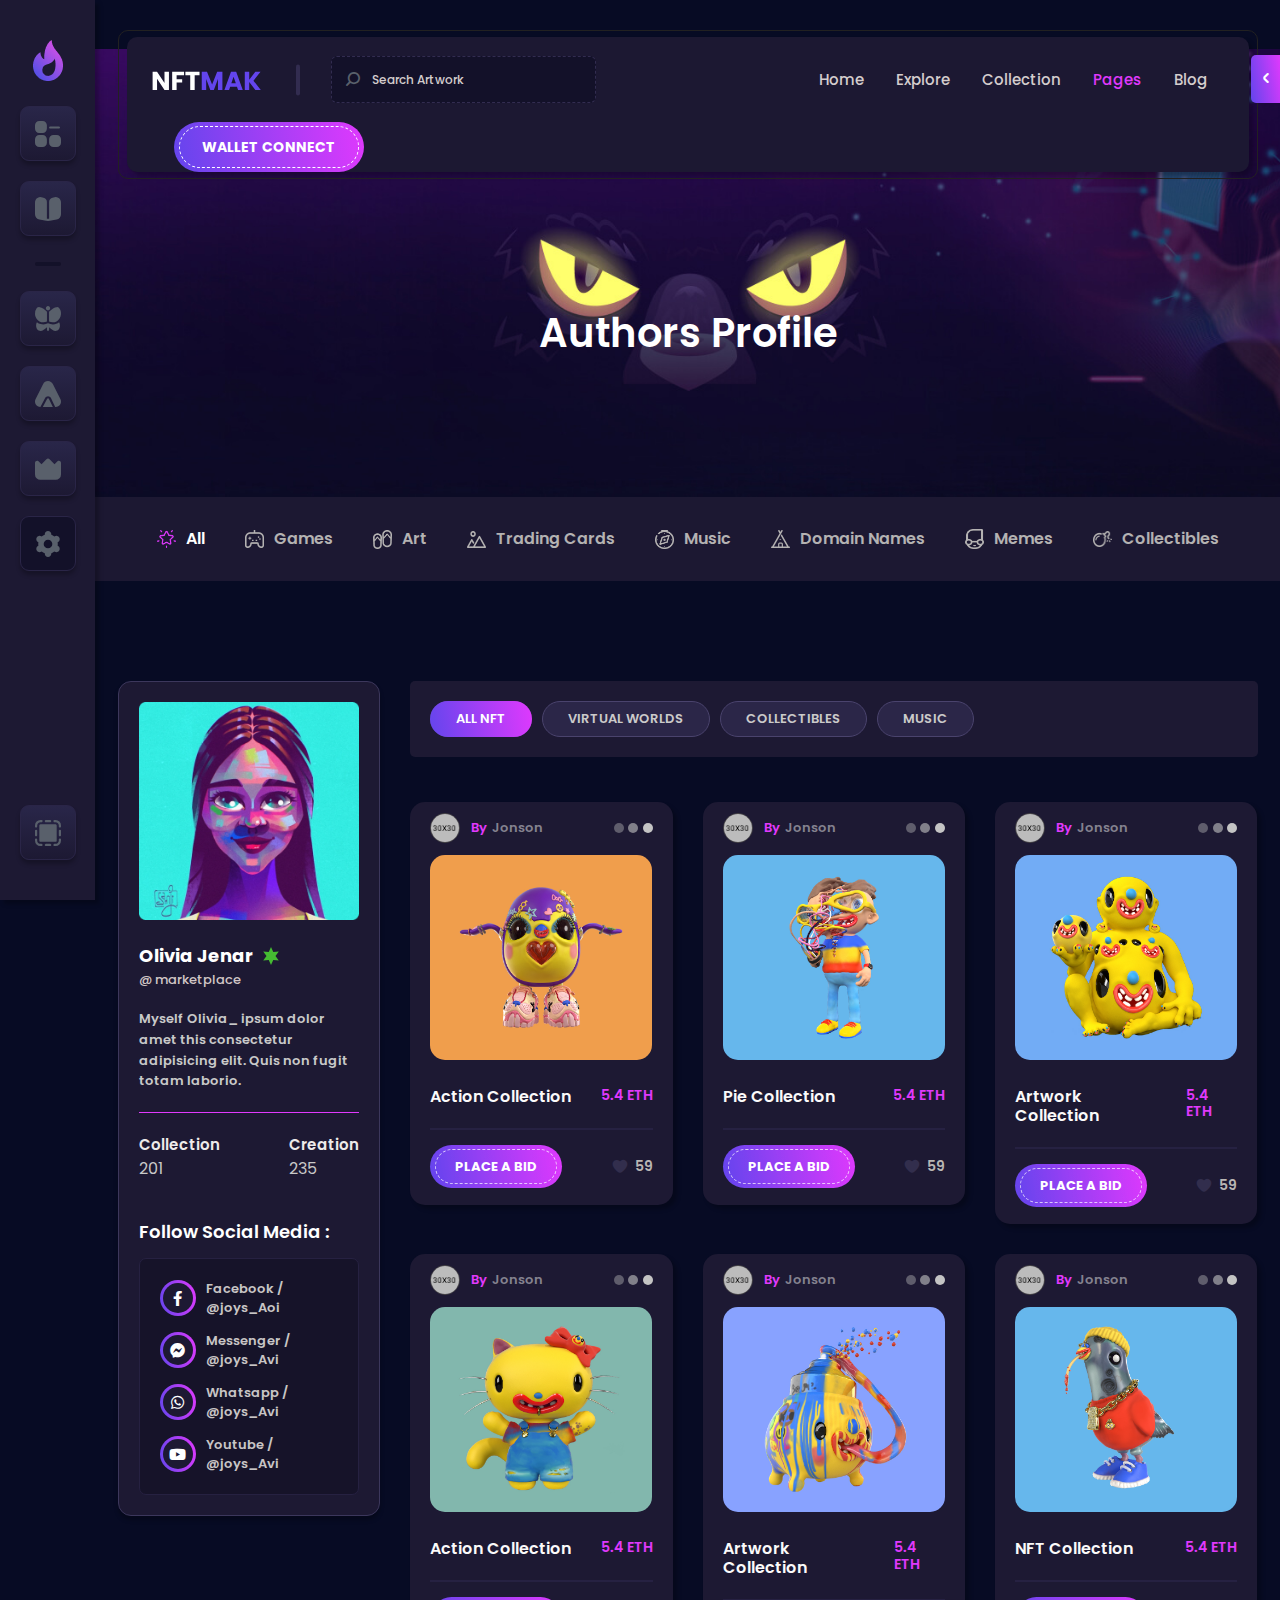
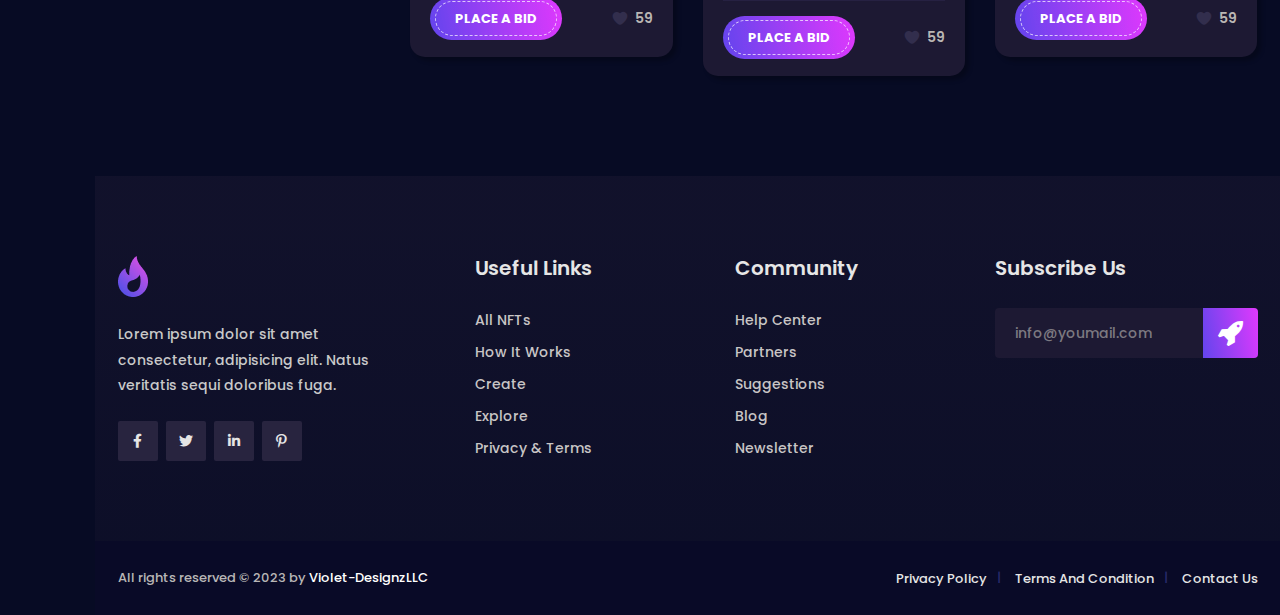
<file: author-profile.html>
<!doctype html>
<html class="no-js" lang="en">
    <head>
        <meta charset="utf-8">
        <meta http-equiv="x-ua-compatible" content="ie=edge">
        <title>NFTMAK - NFT Marketplace Template</title>
        <meta name="description" content="">
        <meta name="viewport" content="width=device-width, initial-scale=1">

		<link rel="shortcut icon" type="image/x-icon" href="assets/img/favicon.png">
        <!-- Place favicon.ico in the root directory -->

		<!-- CSS here -->
        <link rel="stylesheet" href="assets/css/bootstrap.min.css">
        <link rel="stylesheet" href="assets/css/animate.min.css">
        <link rel="stylesheet" href="assets/css/magnific-popup.css">
        <link rel="stylesheet" href="assets/css/fontawesome-all.min.css">
        <link rel="stylesheet" href="assets/css/uicons-solid-rounded.css">
        <link rel="stylesheet" href="assets/css/jquery.mCustomScrollbar.min.css">
        <link rel="stylesheet" href="assets/css/flaticon.css">
        <link rel="stylesheet" href="assets/css/slick.css">
        <link rel="stylesheet" href="assets/css/default.css">
        <link rel="stylesheet" href="assets/css/style.css">
        <link rel="stylesheet" href="assets/css/responsive.css">
    </head>
    <body>

        <!-- preloader -->
        <div id="preloader">
            <div id="loading-center">
                <div id="loading-center-absolute">
                    <div class="object" id="object_one"></div>
                    <div class="object" id="object_two"></div>
                    <div class="object" id="object_three"></div>
                </div>
            </div>
        </div>
        <!-- preloader-end -->

		<!-- Scroll-top -->
        <button class="scroll-top scroll-to-target" data-target="html">
            <i class="fas fa-angle-up"></i>
        </button>
        <!-- Scroll-top-end-->

        <!-- sidebar -->
        <div class="sidebar">
            <div class="sidebar-logo mb-25">
                <a href="index.html"><img src="assets/img/logo/logo.png" alt=""></a>
            </div>
            <div class="sidebar-icon">
                <ul>
                    <li><a href="index.html"><i class="fi-sr-apps-delete"></i></a></li>
                    <li><a href="nft-live-bidding.html"><i class="fi-sr-book-alt"></i></a></li>
                    <li><a href="collections.html"><i class="fi-sr-butterfly"></i></a></li>
                    <li><a href="create-item.html"><i class="fi-sr-camping"></i></a></li>
                    <li><a href="category.html"><i class="fi-sr-crown"></i></a></li>
                    <li class="active"><a href="author-profile.html"><i class="fi-sr-settings"></i></a></li>
                    <li><a href="#" id="btnFullscreen"><i class="fi-sr-tool-marquee"></i></a></li>
                </ul>
            </div>
        </div>
        <!-- sidebar-end -->

        <!-- Offcanvas-area -->
        <div class="offcanvas-wrapper">
            <div class="menu-trigger"><i class="fi-sr-angle-small-left"></i></div>
            <div class="menu-close"><i class="fi-sr-angle-small-right"></i></div>
            <div class="offcanvas-inner scroll">
                <div class="author-profile text-center mb-30">
                    <div class="author-img">
                        <img src="assets/img/others/author_img.png" alt="">
                    </div>
                    <div class="author-content">
                        <h4 class="title">Author Profile</h4>
                        <p>Super Author</p>
                        <a href="#" class="btn">checkout</a>
                    </div>
                </div>
                <div class="sidebar-slider text-center mb-25">
                    <div class="sidebar-active">
                        <div class="sidebar-img">
                            <a href="#"><img src="assets/img/others/sidebar_img01.png" alt=""></a>
                        </div>
                        <div class="sidebar-img">
                            <a href="#"><img src="assets/img/others/sidebar_img02.png" alt=""></a>
                        </div>
                        <div class="sidebar-img">
                            <a href="#"><img src="assets/img/others/sidebar_img03.png" alt=""></a>
                        </div>
                    </div>
                </div>
                <div class="overview">
                    <div class="overview-title">
                        <h4 class="title">Overview</h4>
                    </div>
                    <div class="overview-item-wrap">
                        <div class="overview-item">
                            <div class="overview-icon">
                                <i class="fi-sr-box-alt"></i>
                            </div>
                            <div class="overview-content">
                                <h4 class="title">Open project</h4>
                                <span>820</span>
                            </div>
                            <a href="#"><i class=" fi-sr-angle-small-right"></i></a>
                        </div>
                        <div class="overview-item">
                            <div class="overview-icon">
                                <i class="fi-sr-mountains"></i>
                            </div>
                            <div class="overview-content">
                                <h4 class="title">Successful Completed</h4>
                                <span>546</span>
                            </div>
                            <a href="#"><i class=" fi-sr-angle-small-right"></i></a>
                        </div>
                        <div class="overview-item">
                            <div class="overview-icon">
                                <i class=" fi-sr-hourglass-end"></i>
                            </div>
                            <div class="overview-content">
                                <h4 class="title">trending</h4>
                                <span>32</span>
                            </div>
                            <a href="#"><i class=" fi-sr-angle-small-right"></i></a>
                        </div>
                    </div>
                </div>
            </div>
        </div>
        <div class="offcanvas-overly"></div>
        <!-- Offcanvas-area-end -->

        <!-- main-content -->
        <div class="main-content">
            <!-- header-area -->
            <header>
                <div class="menu-area">
                    <div class="container">
                        <div class="row">
                            <div class="col-12">
                                <div class="mobile-nav-toggler"><i class="fas fa-bars"></i></div>
                                <div class="menu-wrap">
                                    <nav class="menu-nav">
                                        <div class="logo"><a href="index.html"><img src="assets/img/logo/naftmak.svg" alt=""></a></div>
                                        <div class="header-form">
                                            <form action="#">
                                                <button><i class="flaticon-search"></i></button>
                                                <input type="text" placeholder="Search Artwork">
                                            </form>
                                        </div>
                                        <div class="navbar-wrap main-menu d-none d-lg-flex">
                                            <ul class="navigation">
                                                <li><a href="index.html">Home</a></li>
                                                <li><a href="nft-marketplace.html">Explore</a></li>
                                                <li><a href="collections.html">Collection</a></li>
                                                <li class="active menu-item-has-children"><a href="#">Pages</a>
                                                    <ul class="submenu">
                                                        <li><a href="activity.html">Activity</a></li>
                                                        <li><a href="category.html">Category</a></li>
                                                        <li><a href="ranking.html">Ranking</a></li>
                                                        <li><a href="creators.html">Creators</a></li>
                                                        <li><a href="market-single.html">Market Single</a></li>
                                                        <li><a href="nft-live-bidding.html">Live Bidding</a></li>
                                                        <li><a href="create-item.html">Create Item</a></li>
                                                        <li class="active"><a href="author-profile.html">Author Profile</a></li>
                                                        <li><a href="login-register.html">Login & Register</a></li>
                                                    </ul>
                                                </li>
                                                <li class="menu-item-has-children"><a href="#">Blog</a>
                                                    <ul class="submenu">
                                                        <li><a href="blog.html">Our Blog</a></li>
                                                        <li><a href="blog-details.html">Blog Details</a></li>
                                                    </ul>
                                                </li>
                                            </ul>
                                        </div>
                                        <div class="header-action d-none d-md-block">
                                            <ul>
                                                <li class="header-btn"><a href="connect-wallets.html" class="btn">Wallet Connect</a></li>
                                            </ul>
                                        </div>
                                    </nav>
                                </div>
                                <!-- Mobile Menu  -->
                                <div class="mobile-menu">
                                    <nav class="menu-box">
                                        <div class="close-btn"><i class="fas fa-times"></i></div>
                                        <div class="nav-logo"><a href="index.html"><img src="assets/img/logo/logo.png" alt="" title=""></a>
                                        </div>
                                        <div class="menu-outer">
                                            <!--Here Menu Will Come Automatically Via Javascript / Same Menu as in Header-->
                                        </div>
                                        <div class="social-links">
                                            <ul class="clearfix">
                                                <li><a href="#"><span class="fab fa-twitter"></span></a></li>
                                                <li><a href="#"><span class="fab fa-facebook-f"></span></a></li>
                                                <li><a href="#"><span class="fab fa-pinterest-p"></span></a></li>
                                                <li><a href="#"><span class="fab fa-instagram"></span></a></li>
                                                <li><a href="#"><span class="fab fa-youtube"></span></a></li>
                                            </ul>
                                        </div>
                                    </nav>
                                </div>
                                <div class="menu-backdrop"></div>
                                <!-- End Mobile Menu -->
                            </div>
                        </div>
                    </div>
                </div>
            </header>
            <!-- header-area-end -->

            <!-- main-area -->
            <main>

                <!-- breadcrumb-area -->
                <section class="breadcrumb-area breadcrumb-bg breadcrumb-bg-two">
                    <div class="container">
                        <div class="row justify-content-center">
                            <div class="col-lg-6 col-md-8">
                                <div class="breadcrumb-content text-center">
                                    <h3 class="title">Authors Profile</h3>
                                </div>
                            </div>
                        </div>
                    </div>
                </section>
                <!-- breadcrumb-area-end -->

                <!-- category-area -->
                <div class="category-area">
                    <div class="container">
                        <div class="row">
                            <div class="col-12">
                                <ul class="category-list">
                                    <li class="active"><a href="index.html"><img src="assets/img/icons/cat_001.png" alt=""> All</a></li>
                                    <li><a href="nft-marketplace.html"><img src="assets/img/icons/cat_01.png" alt=""> Games</a></li>
                                    <li><a href="nft-marketplace.html"><img src="assets/img/icons/cat_02.png" alt=""> Art</a></li>
                                    <li><a href="nft-marketplace.html"><img src="assets/img/icons/cat_03.png" alt=""> Trading Cards</a></li>
                                    <li><a href="nft-marketplace.html"><img src="assets/img/icons/cat_04.png" alt=""> Music</a></li>
                                    <li><a href="nft-marketplace.html"><img src="assets/img/icons/cat_05.png" alt=""> Domain Names</a></li>
                                    <li><a href="nft-marketplace.html"><img src="assets/img/icons/cat_06.png" alt=""> Memes</a></li>
                                    <li><a href="nft-marketplace.html"><img src="assets/img/icons/cat_07.png" alt=""> Collectibles</a></li>
                                </ul>
                            </div>
                        </div>
                    </div>
                </div>
                <!-- category-area-end -->

                <!-- author-profile-area -->
                <div class="author-profile-area">
                    <div class="container">
                        <div class="row justify-content-center">
                            <div class="col-xl-3 col-lg-4 col-md-6 order-2 order-lg-0">
                                <aside class="author-profile-wrap">
                                    <div class="author-profile-thumb">
                                        <img src="assets/img/others/author_profile.png" alt="">
                                    </div>
                                    <div class="author-info">
                                        <h5 class="title">Olivia Jenar <img src="assets/img/icons/star.svg" alt=""></h5>
                                        <span>@ marketplace</span>
                                        <p>Myself Olivia_ ipsum dolor amet this consectetur adipisicing elit. Quis non fugit totam laborio.</p>
                                    </div>
                                    <ul class="author-collection">
                                        <li>
                                            <p>Collection</p>
                                            <span>201</span>
                                        </li>
                                        <li>
                                            <p>Creation</p>
                                            <span>235</span>
                                        </li>
                                    </ul>
                                    <div class="author-social">
                                        <h6 class="title">Follow Social Media :</h6>
                                        <ul>
                                            <li><a href="#"><div class="icon"><i class="fab fa-facebook-f"></i></div> Facebook / @joys_Aoi</a></li>
                                            <li><a href="#"><div class="icon"><i class="fab fa-facebook-messenger"></i></div> Messenger / @joys_Avi</a></li>
                                            <li><a href="#"><div class="icon"><i class="fab fa-whatsapp"></i></div> Whatsapp / @joys_Avi</a></li>
                                            <li><a href="#"><div class="icon"><i class="fab fa-youtube"></i></div> Youtube / @joys_Avi</a></li>
                                        </ul>
                                    </div>
                                </aside>
                            </div>
                            <div class="col-xl-9 col-lg-8">
                                <div class="author-product-meta">
                                    <ul>
                                        <li class="active"><a href="author-profile.html">All nft</a></li>
                                        <li><a href="author-profile.html">Virtual Worlds</a></li>
                                        <li><a href="author-profile.html">Collectibles</a></li>
                                        <li><a href="author-profile.html">Music</a></li>
                                    </ul>
                                </div>
                                <div class="row justify-content-center">
                                    <div class="col-xl-4 col-md-6 col-sm-6">
                                        <div class="top-collection-item">
                                            <div class="collection-item-top">
                                                <ul>
                                                    <li class="avatar"><a href="author-profile.html" class="thumb"><img src="assets/img/others/top_col_avatar.png" alt=""></a>By <a href="author-profile.html" class="name">Jonson</a></li>
                                                    <li class="info-dots dropdown">
                                                        <span></span>
                                                        <span></span>
                                                        <span></span>
                                                        <a href="#" class="dropdown-toggle" data-bs-toggle="dropdown" role="button" aria-expanded="false"></a>
                                                        <ul class="dropdown-menu">
                                                            <li><a href="nft-marketplace.html">Artwork</a></li>
                                                            <li><a href="nft-marketplace.html">Action</a></li>
                                                            <li><a href="nft-marketplace.html">Author Action</a></li>
                                                        </ul>
                                                    </li>
                                                </ul>
                                            </div>
                                            <div class="collection-item-thumb">
                                                <a href="market-single.html"><img src="assets/img/others/top_collection01.jpg" alt=""></a>
                                            </div>
                                            <div class="collection-item-content">
                                                <h5 class="title"><a href="market-single.html">Action Collection</a> <span class="price">5.4 ETH</span></h5>
                                            </div>
                                            <div class="collection-item-bottom">
                                                <ul>
                                                    <li class="bid"><a href="market-single.html" class="btn">place a bid</a></li>
                                                    <li class="wishlist"><a href="login-register.html">59</a></li>
                                                </ul>
                                            </div>
                                        </div>
                                    </div>
                                    <div class="col-xl-4 col-md-6 col-sm-6">
                                        <div class="top-collection-item">
                                            <div class="collection-item-top">
                                                <ul>
                                                    <li class="avatar"><a href="author-profile.html" class="thumb"><img src="assets/img/others/top_col_avatar.png" alt=""></a>By <a href="author-profile.html" class="name">Jonson</a></li>
                                                    <li class="info-dots dropdown">
                                                        <span></span>
                                                        <span></span>
                                                        <span></span>
                                                        <a href="#" class="dropdown-toggle" data-bs-toggle="dropdown" role="button" aria-expanded="false"></a>
                                                        <ul class="dropdown-menu">
                                                            <li><a href="nft-marketplace.html">Artwork</a></li>
                                                            <li><a href="nft-marketplace.html">Action</a></li>
                                                            <li><a href="nft-marketplace.html">Author Action</a></li>
                                                        </ul>
                                                    </li>
                                                </ul>
                                            </div>
                                            <div class="collection-item-thumb">
                                                <a href="market-single.html"><img src="assets/img/others/top_collection05.jpg" alt=""></a>
                                            </div>
                                            <div class="collection-item-content">
                                                <h5 class="title"><a href="market-single.html">Pie Collection</a> <span class="price">5.4 ETH</span></h5>
                                            </div>
                                            <div class="collection-item-bottom">
                                                <ul>
                                                    <li class="bid"><a href="market-single.html" class="btn">place a bid</a></li>
                                                    <li class="wishlist"><a href="#">59</a></li>
                                                </ul>
                                            </div>
                                        </div>
                                    </div>
                                    <div class="col-xl-4 col-md-6 col-sm-6">
                                        <div class="top-collection-item">
                                            <div class="collection-item-top">
                                                <ul>
                                                    <li class="avatar"><a href="author-profile.html" class="thumb"><img src="assets/img/others/top_col_avatar.png" alt=""></a>By <a href="author-profile.html" class="name">Jonson</a></li>
                                                    <li class="info-dots dropdown">
                                                        <span></span>
                                                        <span></span>
                                                        <span></span>
                                                        <a href="#" class="dropdown-toggle" data-bs-toggle="dropdown" role="button" aria-expanded="false"></a>
                                                        <ul class="dropdown-menu">
                                                            <li><a href="nft-marketplace.html">Artwork</a></li>
                                                            <li><a href="nft-marketplace.html">Action</a></li>
                                                            <li><a href="nft-marketplace.html">Author Action</a></li>
                                                        </ul>
                                                    </li>
                                                </ul>
                                            </div>
                                            <div class="collection-item-thumb">
                                                <a href="market-single.html"><img src="assets/img/others/top_collection06.jpg" alt=""></a>
                                            </div>
                                            <div class="collection-item-content">
                                                <h5 class="title"><a href="market-single.html">Artwork Collection</a> <span class="price">5.4 ETH</span></h5>
                                            </div>
                                            <div class="collection-item-bottom">
                                                <ul>
                                                    <li class="bid"><a href="market-single.html" class="btn">place a bid</a></li>
                                                    <li class="wishlist"><a href="#">59</a></li>
                                                </ul>
                                            </div>
                                        </div>
                                    </div>
                                    <div class="col-xl-4 col-md-6 col-sm-6">
                                        <div class="top-collection-item">
                                            <div class="collection-item-top">
                                                <ul>
                                                    <li class="avatar"><a href="author-profile.html" class="thumb"><img src="assets/img/others/top_col_avatar.png" alt=""></a>By <a href="author-profile.html" class="name">Jonson</a></li>
                                                    <li class="info-dots dropdown">
                                                        <span></span>
                                                        <span></span>
                                                        <span></span>
                                                        <a href="#" class="dropdown-toggle" data-bs-toggle="dropdown" role="button" aria-expanded="false"></a>
                                                        <ul class="dropdown-menu">
                                                            <li><a href="nft-marketplace.html">Artwork</a></li>
                                                            <li><a href="nft-marketplace.html">Action</a></li>
                                                            <li><a href="nft-marketplace.html">Author Action</a></li>
                                                        </ul>
                                                    </li>
                                                </ul>
                                            </div>
                                            <div class="collection-item-thumb">
                                                <a href="market-single.html"><img src="assets/img/others/top_collection07.jpg" alt=""></a>
                                            </div>
                                            <div class="collection-item-content">
                                                <h5 class="title"><a href="market-single.html">Action Collection</a> <span class="price">5.4 ETH</span></h5>
                                            </div>
                                            <div class="collection-item-bottom">
                                                <ul>
                                                    <li class="bid"><a href="market-single.html" class="btn">place a bid</a></li>
                                                    <li class="wishlist"><a href="#">59</a></li>
                                                </ul>
                                            </div>
                                        </div>
                                    </div>
                                    <div class="col-xl-4 col-md-6 col-sm-6">
                                        <div class="top-collection-item">
                                            <div class="collection-item-top">
                                                <ul>
                                                    <li class="avatar"><a href="author-profile.html" class="thumb"><img src="assets/img/others/top_col_avatar.png" alt=""></a>By <a href="author-profile.html" class="name">Jonson</a></li>
                                                    <li class="info-dots dropdown">
                                                        <span></span>
                                                        <span></span>
                                                        <span></span>
                                                        <a href="#" class="dropdown-toggle" data-bs-toggle="dropdown" role="button"
                                                            aria-expanded="false"></a>
                                                        <ul class="dropdown-menu">
                                                            <li><a href="nft-marketplace.html">Artwork</a></li>
                                                            <li><a href="nft-marketplace.html">Action</a></li>
                                                            <li><a href="nft-marketplace.html">Author Action</a></li>
                                                        </ul>
                                                    </li>
                                                </ul>
                                            </div>
                                            <div class="collection-item-thumb">
                                                <a href="market-single.html"><img src="assets/img/others/top_collection08.jpg" alt=""></a>
                                            </div>
                                            <div class="collection-item-content">
                                                <h5 class="title"><a href="market-single.html">Artwork Collection</a> <span class="price">5.4 ETH</span></h5>
                                            </div>
                                            <div class="collection-item-bottom">
                                                <ul>
                                                    <li class="bid"><a href="market-single.html" class="btn">place a bid</a></li>
                                                    <li class="wishlist"><a href="#">59</a></li>
                                                </ul>
                                            </div>
                                        </div>
                                    </div>
                                    <div class="col-xl-4 col-md-6 col-sm-6">
                                        <div class="top-collection-item">
                                            <div class="collection-item-top">
                                                <ul>
                                                    <li class="avatar"><a href="author-profile.html" class="thumb"><img src="assets/img/others/top_col_avatar.png" alt=""></a>By <a href="author-profile.html" class="name">Jonson</a></li>
                                                    <li class="info-dots dropdown">
                                                        <span></span>
                                                        <span></span>
                                                        <span></span>
                                                        <a href="#" class="dropdown-toggle" data-bs-toggle="dropdown" role="button"
                                                            aria-expanded="false"></a>
                                                        <ul class="dropdown-menu">
                                                            <li><a href="nft-marketplace.html">Artwork</a></li>
                                                            <li><a href="nft-marketplace.html">Action</a></li>
                                                            <li><a href="nft-marketplace.html">Author Action</a></li>
                                                        </ul>
                                                    </li>
                                                </ul>
                                            </div>
                                            <div class="collection-item-thumb">
                                                <a href="market-single.html"><img src="assets/img/others/top_collection09.jpg" alt=""></a>
                                            </div>
                                            <div class="collection-item-content">
                                                <h5 class="title"><a href="market-single.html">NFT Collection</a> <span class="price">5.4 ETH</span></h5>
                                            </div>
                                            <div class="collection-item-bottom">
                                                <ul>
                                                    <li class="bid"><a href="market-single.html" class="btn">place a bid</a></li>
                                                    <li class="wishlist"><a href="#">59</a></li>
                                                </ul>
                                            </div>
                                        </div>
                                    </div>
                                </div>
                            </div>
                        </div>
                    </div>
                </div>
                <!-- author-profile-area-end -->

            </main>
            <!-- main-area-end -->


            <!-- footer-area -->
            <footer>
                <div class="footer-top-wrap">
                    <div class="container">
                        <div class="row justify-content-between">
                            <div class="col-xl-3 col-lg-4 col-md-5 col-sm-9">
                                <div class="footer-widget">
                                    <div class="footer-logo mb-25">
                                        <a href="index.html"><img src="assets/img/logo/logo.png" alt=""></a>
                                    </div>
                                    <p>Lorem ipsum dolor sit amet consectetur, adipisicing elit. Natus veritatis sequi doloribus
                                        fuga.</p>
                                    <ul class="footer-social">
                                        <li><a href="#"><i class="fab fa-facebook-f"></i></a></li>
                                        <li><a href="#"><i class="fab fa-twitter"></i></a></li>
                                        <li><a href="#"><i class="fab fa-linkedin-in"></i></a></li>
                                        <li><a href="#"><i class="fab fa-pinterest-p"></i></a></li>
                                    </ul>
                                </div>
                            </div>
                            <div class="col-lg-2 col-md-3 col-sm-6">
                                <div class="footer-widget">
                                    <h4 class="fw-title">Useful Links</h4>
                                    <ul class="fw-links">
                                        <li><a href="nft-marketplace.html">All NFTs</a></li>
                                        <li><a href="login-register.html">How It Works</a></li>
                                        <li><a href="create-item.html">Create</a></li>
                                        <li><a href="nft-marketplace.html">Explore</a></li>
                                        <li><a href="login-register.html">Privacy & Terms</a></li>
                                    </ul>
                                </div>
                            </div>
                            <div class="col-lg-2 col-md-3 col-sm-6">
                                <div class="footer-widget">
                                    <h4 class="fw-title">Community</h4>
                                    <ul class="fw-links">
                                        <li><a href="login-register.html">Help Center</a></li>
                                        <li><a href="login-register.html">Partners</a></li>
                                        <li><a href="login-register.html">Suggestions</a></li>
                                        <li><a href="blog.html">Blog</a></li>
                                        <li><a href="login-register.html">Newsletter</a></li>
                                    </ul>
                                </div>
                            </div>
                            <div class="col-xl-3 col-lg-4 col-md-6">
                                <div class="footer-widget">
                                    <h4 class="fw-title">Subscribe Us</h4>
                                    <form action="#" class="newsletter-form">
                                        <input type="email" placeholder="info@youmail.com">
                                        <button type="submit"><i class="flaticon-small-rocket-ship-silhouette"></i></button>
                                    </form>
                                </div>
                            </div>
                        </div>
                    </div>
                </div>
                <div class="copyright-wrap">
                    <div class="container">
                        <div class="row align-items-center">
                            <div class="col-md-6">
                                <div class="copyright-text">
			<p>All rights reserved © 2023 by <a href="#">Violet-DesignzLLC</a></p>
                                </div>
                            </div>
                            <div class="col-md-6">
                                <ul class="copyright-link-list">
                                    <li><a href="login-register.html">Privacy Policy</a></li>
                                    <li><a href="login-register.html">Terms And Condition</a></li>
                                    <li><a href="login-register.html">Contact Us</a></li>
                                </ul>
                            </div>
                        </div>
                    </div>
                </div>
            </footer>
            <!-- footer-area-end -->

        </div>
        <!-- main-content-end -->



		<!-- JS here -->
        <script src="assets/js/vendor/jquery-3.6.0.min.js"></script>
        <script src="assets/js/bootstrap.min.js"></script>
        <script src="assets/js/isotope.pkgd.min.js"></script>
        <script src="assets/js/imagesloaded.pkgd.min.js"></script>
        <script src="assets/js/jquery.magnific-popup.min.js"></script>
        <script src="assets/js/jquery.mCustomScrollbar.concat.min.js"></script>
        <script src="assets/js/slick.min.js"></script>
        <script src="assets/js/wow.min.js"></script>
        <script src="assets/js/plugins.js"></script>
        <script src="assets/js/main.js"></script>
    </body>
</html>
</file>
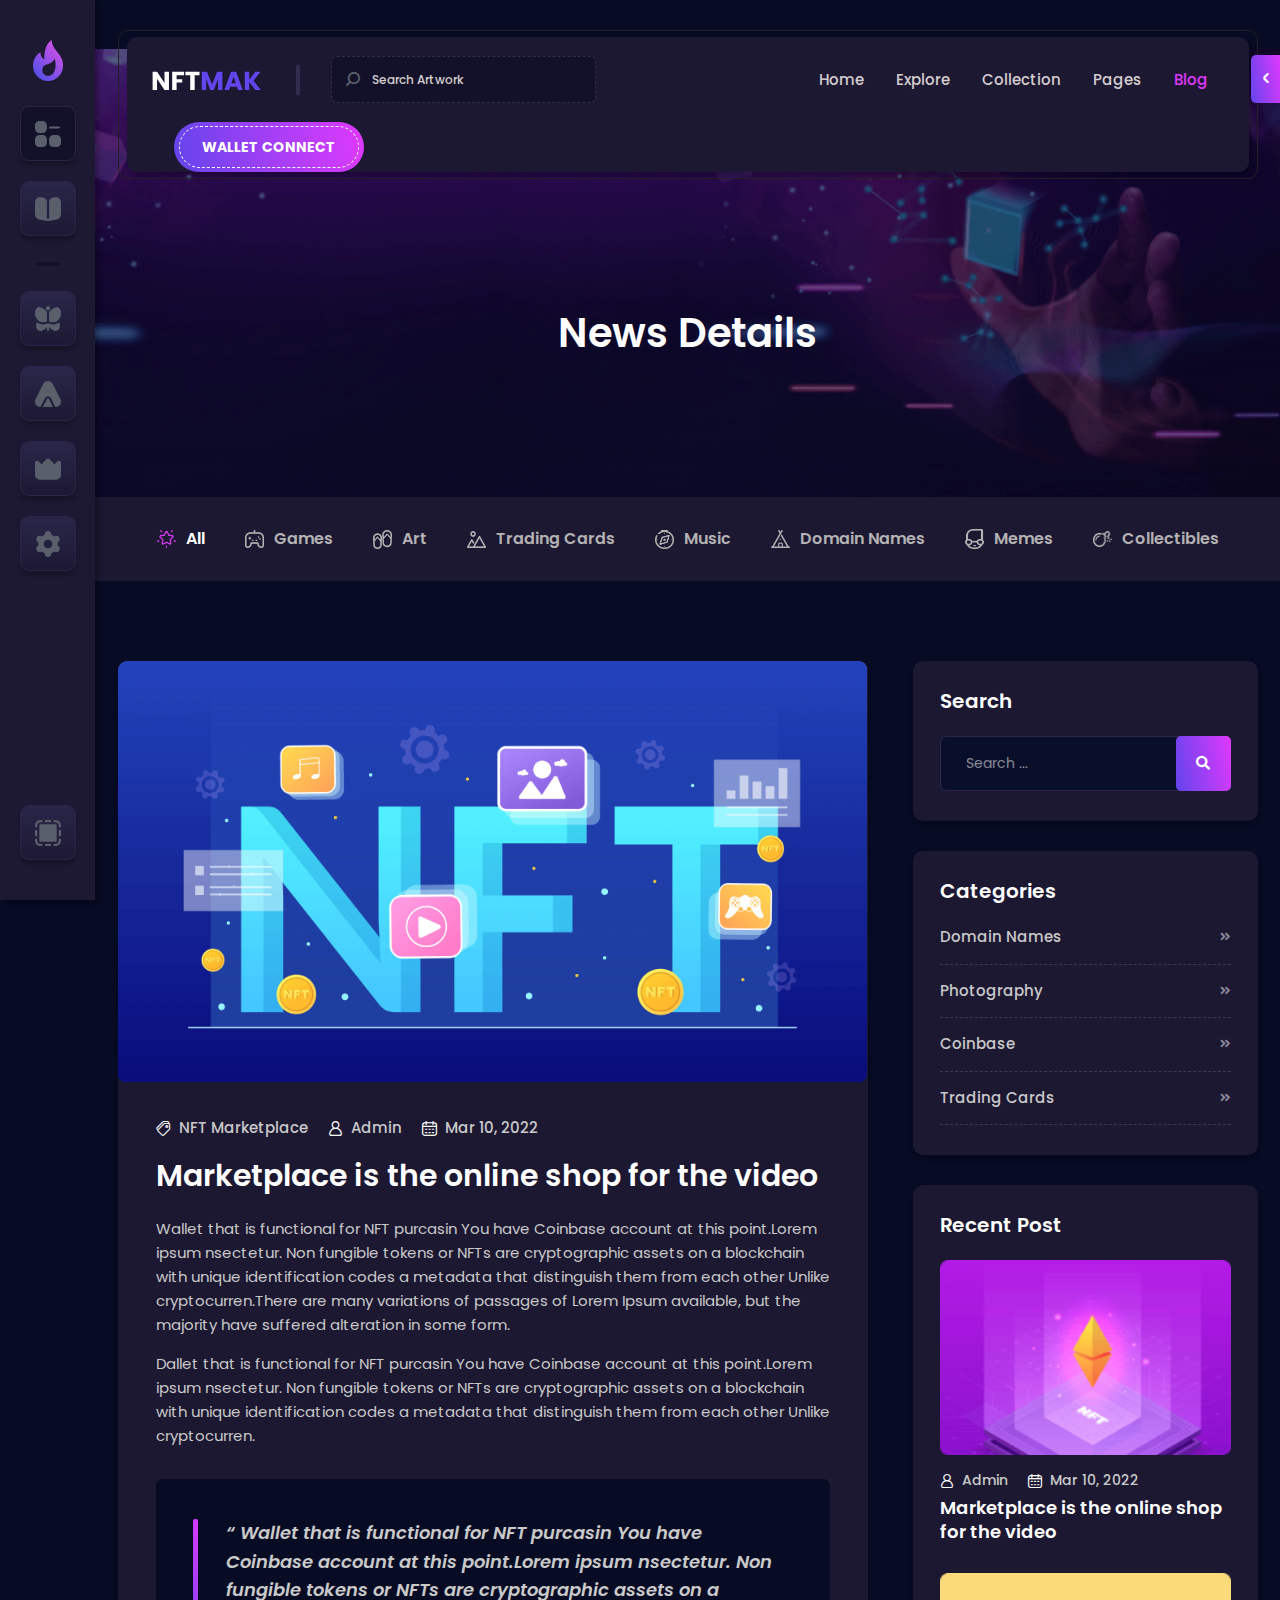
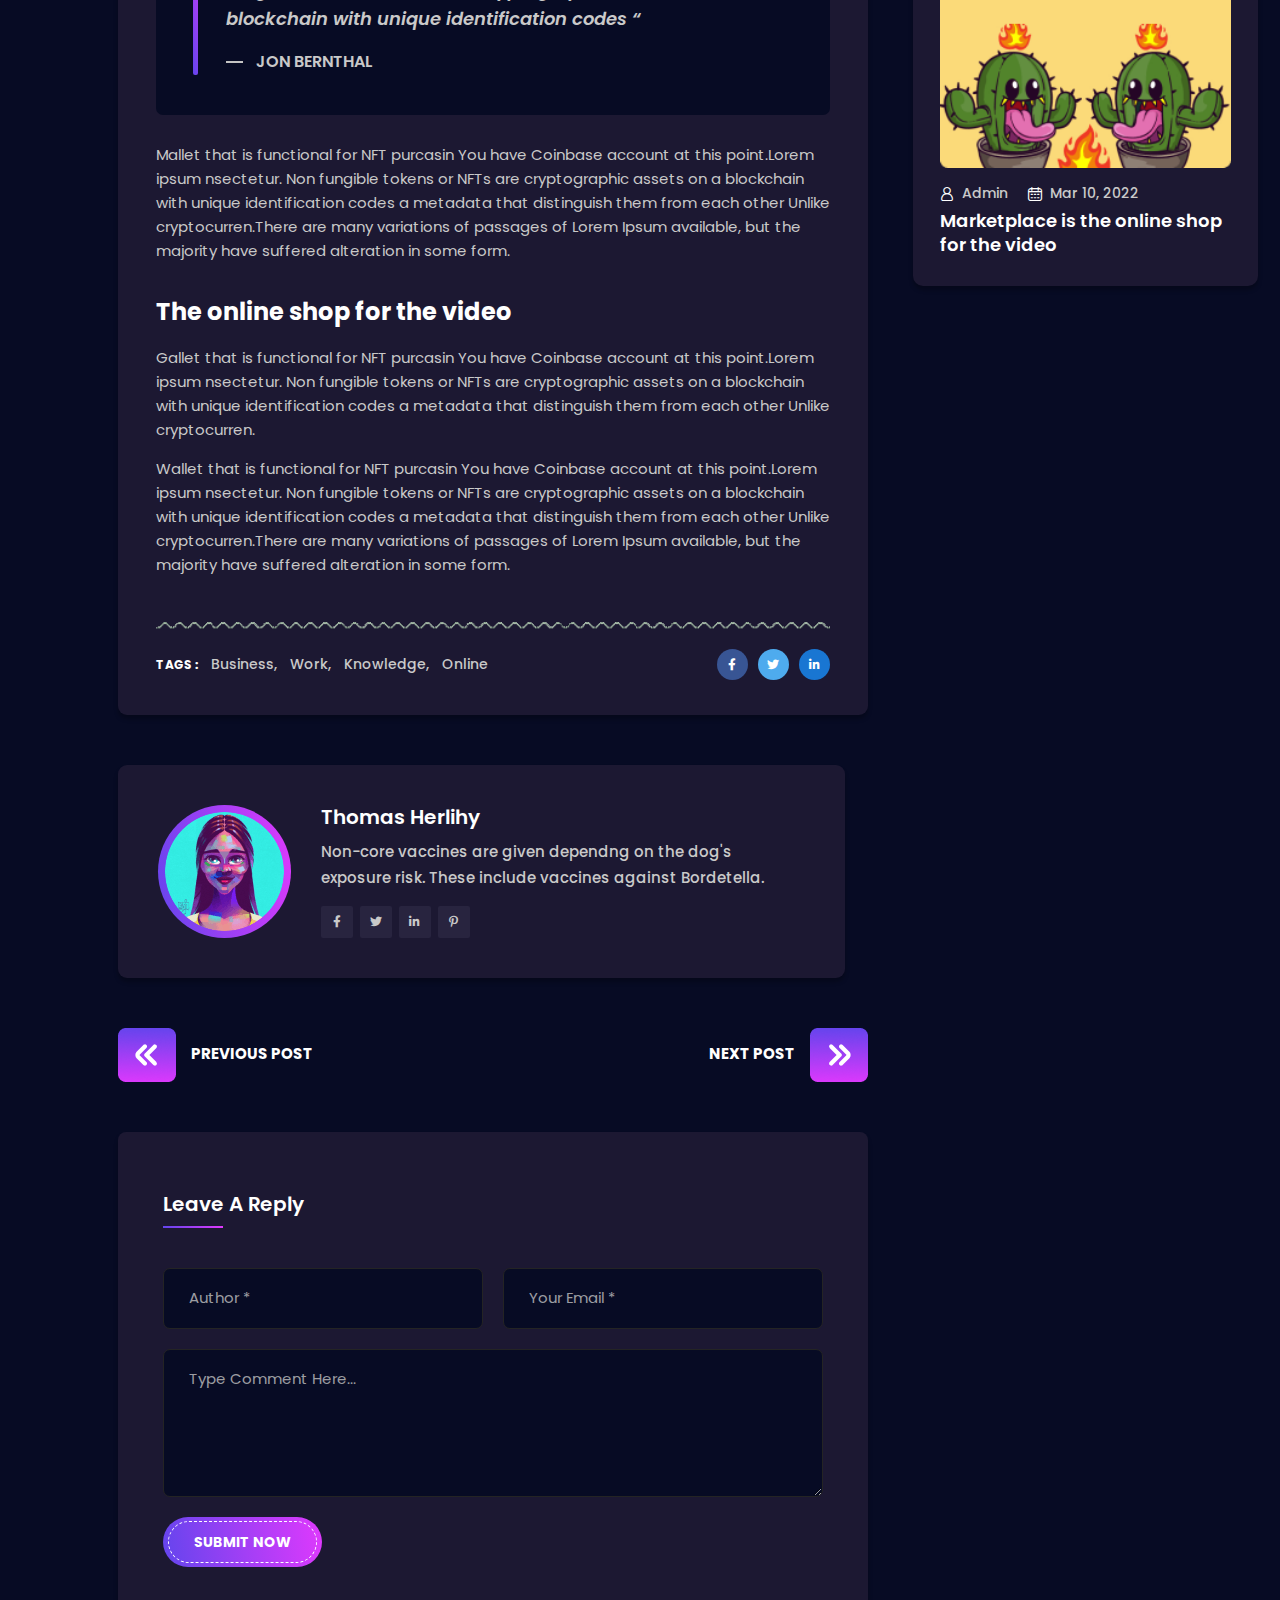
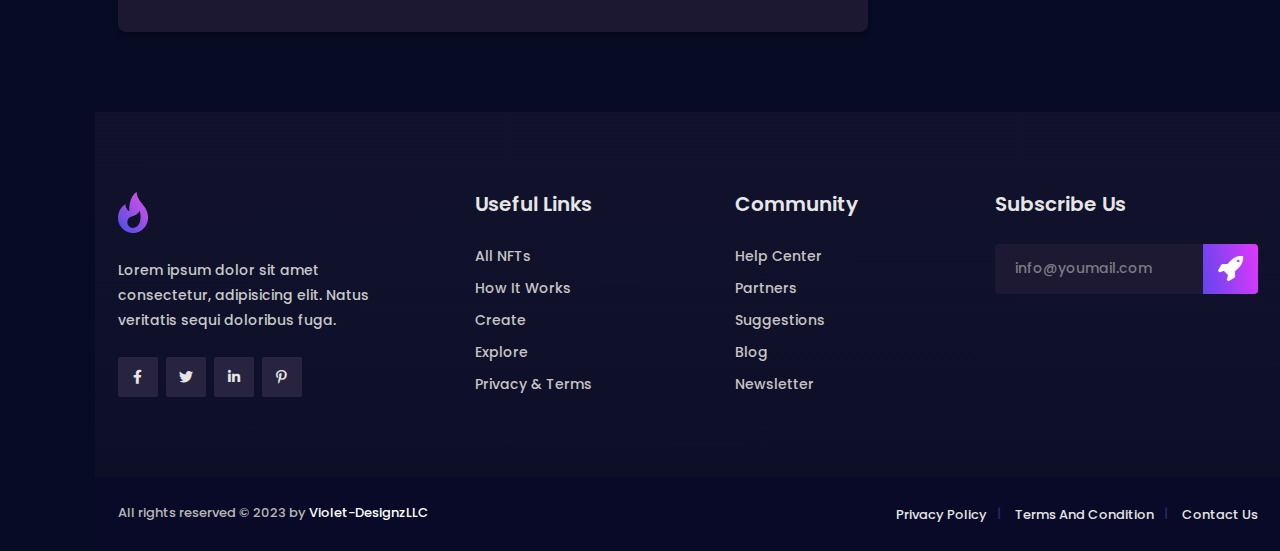
<file: blog-details.html>
<!doctype html>
<html class="no-js" lang="en">
    <head>
        <meta charset="utf-8">
        <meta http-equiv="x-ua-compatible" content="ie=edge">
        <title>NFTMAK - NFT Marketplace Template</title>
        <meta name="description" content="">
        <meta name="viewport" content="width=device-width, initial-scale=1">

		<link rel="shortcut icon" type="image/x-icon" href="assets/img/favicon.png">
        <!-- Place favicon.ico in the root directory -->

		<!-- CSS here -->
        <link rel="stylesheet" href="assets/css/bootstrap.min.css">
        <link rel="stylesheet" href="assets/css/animate.min.css">
        <link rel="stylesheet" href="assets/css/magnific-popup.css">
        <link rel="stylesheet" href="assets/css/fontawesome-all.min.css">
        <link rel="stylesheet" href="assets/css/uicons-solid-rounded.css">
        <link rel="stylesheet" href="assets/css/jquery.mCustomScrollbar.min.css">
        <link rel="stylesheet" href="assets/css/flaticon.css">
        <link rel="stylesheet" href="assets/css/slick.css">
        <link rel="stylesheet" href="assets/css/default.css">
        <link rel="stylesheet" href="assets/css/style.css">
        <link rel="stylesheet" href="assets/css/responsive.css">
    </head>
    <body>

        <!-- preloader -->
        <div id="preloader">
            <div id="loading-center">
                <div id="loading-center-absolute">
                    <div class="object" id="object_one"></div>
                    <div class="object" id="object_two"></div>
                    <div class="object" id="object_three"></div>
                </div>
            </div>
        </div>
        <!-- preloader-end -->

		<!-- Scroll-top -->
        <button class="scroll-top scroll-to-target" data-target="html">
            <i class="fas fa-angle-up"></i>
        </button>
        <!-- Scroll-top-end-->

        <!-- sidebar -->
        <div class="sidebar">
            <div class="sidebar-logo mb-25">
                <a href="index.html"><img src="assets/img/logo/logo.png" alt=""></a>
            </div>
            <div class="sidebar-icon">
                <ul>
                    <li class="active"><a href="index.html"><i class="fi-sr-apps-delete"></i></a></li>
                    <li><a href="nft-live-bidding.html"><i class="fi-sr-book-alt"></i></a></li>
                    <li><a href="collections.html"><i class="fi-sr-butterfly"></i></a></li>
                    <li><a href="create-item.html"><i class="fi-sr-camping"></i></a></li>
                    <li><a href="category.html"><i class="fi-sr-crown"></i></a></li>
                    <li><a href="author-profile.html"><i class="fi-sr-settings"></i></a></li>
                    <li><a href="#" id="btnFullscreen"><i class="fi-sr-tool-marquee"></i></a></li>
                </ul>
            </div>
        </div>
        <!-- sidebar-end -->

        <!-- Offcanvas-area -->
        <div class="offcanvas-wrapper">
            <div class="menu-trigger"><i class="fi-sr-angle-small-left"></i></div>
            <div class="menu-close"><i class="fi-sr-angle-small-right"></i></div>
            <div class="offcanvas-inner scroll">
                <div class="author-profile text-center mb-30">
                    <div class="author-img">
                        <img src="assets/img/others/author_img.png" alt="">
                    </div>
                    <div class="author-content">
                        <h4 class="title">Author Profile</h4>
                        <p>Super Author</p>
                        <a href="#" class="btn">checkout</a>
                    </div>
                </div>
                <div class="sidebar-slider text-center mb-25">
                    <div class="sidebar-active">
                        <div class="sidebar-img">
                            <a href="#"><img src="assets/img/others/sidebar_img01.png" alt=""></a>
                        </div>
                        <div class="sidebar-img">
                            <a href="#"><img src="assets/img/others/sidebar_img02.png" alt=""></a>
                        </div>
                        <div class="sidebar-img">
                            <a href="#"><img src="assets/img/others/sidebar_img03.png" alt=""></a>
                        </div>
                    </div>
                </div>
                <div class="overview">
                    <div class="overview-title">
                        <h4 class="title">Overview</h4>
                    </div>
                    <div class="overview-item-wrap">
                        <div class="overview-item">
                            <div class="overview-icon">
                                <i class="fi-sr-box-alt"></i>
                            </div>
                            <div class="overview-content">
                                <h4 class="title">Open project</h4>
                                <span>820</span>
                            </div>
                            <a href="#"><i class=" fi-sr-angle-small-right"></i></a>
                        </div>
                        <div class="overview-item">
                            <div class="overview-icon">
                                <i class="fi-sr-mountains"></i>
                            </div>
                            <div class="overview-content">
                                <h4 class="title">Successful Completed</h4>
                                <span>546</span>
                            </div>
                            <a href="#"><i class=" fi-sr-angle-small-right"></i></a>
                        </div>
                        <div class="overview-item">
                            <div class="overview-icon">
                                <i class=" fi-sr-hourglass-end"></i>
                            </div>
                            <div class="overview-content">
                                <h4 class="title">trending</h4>
                                <span>32</span>
                            </div>
                            <a href="#"><i class=" fi-sr-angle-small-right"></i></a>
                        </div>
                    </div>
                </div>
            </div>
        </div>
        <div class="offcanvas-overly"></div>
        <!-- Offcanvas-area-end -->

        <!-- main-content -->
        <div class="main-content">
            <!-- header-area -->
            <header>
                <div class="menu-area">
                    <div class="container">
                        <div class="row">
                            <div class="col-12">
                                <div class="mobile-nav-toggler"><i class="fas fa-bars"></i></div>
                                <div class="menu-wrap">
                                    <nav class="menu-nav">
                                        <div class="logo"><a href="index.html"><img src="assets/img/logo/naftmak.svg" alt=""></a></div>
                                        <div class="header-form">
                                            <form action="#">
                                                <button><i class="flaticon-search"></i></button>
                                                <input type="text" placeholder="Search Artwork">
                                            </form>
                                        </div>
                                        <div class="navbar-wrap main-menu d-none d-lg-flex">
                                            <ul class="navigation">
                                                <li><a href="index.html">Home</a></li>
                                                <li><a href="nft-marketplace.html">Explore</a></li>
                                                <li><a href="collections.html">Collection</a></li>
                                                <li class="menu-item-has-children"><a href="#">Pages</a>
                                                    <ul class="submenu">
                                                        <li><a href="activity.html">Activity</a></li>
                                                        <li><a href="category.html">Category</a></li>
                                                        <li><a href="ranking.html">Ranking</a></li>
                                                        <li><a href="creators.html">Creators</a></li>
                                                        <li><a href="market-single.html">Market Single</a></li>
                                                        <li><a href="nft-live-bidding.html">Live Bidding</a></li>
                                                        <li><a href="create-item.html">Create Item</a></li>
                                                        <li><a href="author-profile.html">Author Profile</a></li>
                                                        <li><a href="login-register.html">Login & Register</a></li>
                                                    </ul>
                                                </li>
                                                <li class="active menu-item-has-children"><a href="#">Blog</a>
                                                    <ul class="submenu">
                                                        <li><a href="blog.html">Our Blog</a></li>
                                                        <li class="active"><a href="blog-details.html">Blog Details</a></li>
                                                    </ul>
                                                </li>
                                            </ul>
                                        </div>
                                        <div class="header-action d-none d-md-block">
                                            <ul>
                                                <li class="header-btn"><a href="connect-wallets.html" class="btn">Wallet Connect</a></li>
                                            </ul>
                                        </div>
                                    </nav>
                                </div>
                                <!-- Mobile Menu  -->
                                <div class="mobile-menu">
                                    <nav class="menu-box">
                                        <div class="close-btn"><i class="fas fa-times"></i></div>
                                        <div class="nav-logo"><a href="index.html"><img src="assets/img/logo/logo.png" alt="" title=""></a>
                                        </div>
                                        <div class="menu-outer">
                                            <!--Here Menu Will Come Automatically Via Javascript / Same Menu as in Header-->
                                        </div>
                                        <div class="social-links">
                                            <ul class="clearfix">
                                                <li><a href="#"><span class="fab fa-twitter"></span></a></li>
                                                <li><a href="#"><span class="fab fa-facebook-f"></span></a></li>
                                                <li><a href="#"><span class="fab fa-pinterest-p"></span></a></li>
                                                <li><a href="#"><span class="fab fa-instagram"></span></a></li>
                                                <li><a href="#"><span class="fab fa-youtube"></span></a></li>
                                            </ul>
                                        </div>
                                    </nav>
                                </div>
                                <div class="menu-backdrop"></div>
                                <!-- End Mobile Menu -->
                            </div>
                        </div>
                    </div>
                </div>
            </header>
            <!-- header-area-end -->

            <!-- main-area -->
            <main>

                <!-- breadcrumb-area -->
                <section class="breadcrumb-area breadcrumb-bg">
                    <div class="container">
                        <div class="row justify-content-center">
                            <div class="col-lg-6 col-md-8">
                                <div class="breadcrumb-content text-center">
                                    <h3 class="title">News Details</h3>
                                </div>
                            </div>
                        </div>
                    </div>
                </section>
                <!-- breadcrumb-area-end -->

                <!-- category-area -->
                <div class="category-area">
                    <div class="container">
                        <div class="row">
                            <div class="col-12">
                                <ul class="category-list">
                                    <li class="active"><a href="index.html"><img src="assets/img/icons/cat_001.png" alt=""> All</a></li>
                                    <li><a href="nft-marketplace.html"><img src="assets/img/icons/cat_01.png" alt=""> Games</a></li>
                                    <li><a href="nft-marketplace.html"><img src="assets/img/icons/cat_02.png" alt=""> Art</a></li>
                                    <li><a href="nft-marketplace.html"><img src="assets/img/icons/cat_03.png" alt=""> Trading Cards</a></li>
                                    <li><a href="nft-marketplace.html"><img src="assets/img/icons/cat_04.png" alt=""> Music</a></li>
                                    <li><a href="nft-marketplace.html"><img src="assets/img/icons/cat_05.png" alt=""> Domain Names</a></li>
                                    <li><a href="nft-marketplace.html"><img src="assets/img/icons/cat_06.png" alt=""> Memes</a></li>
                                    <li><a href="nft-marketplace.html"><img src="assets/img/icons/cat_07.png" alt=""> Collectibles</a></li>
                                </ul>
                            </div>
                        </div>
                    </div>
                </div>
                <!-- category-area-end -->

                <!-- blog-details-area -->
                <section class="blog-details-area pt-80 pb-80">
                    <div class="container">
                        <div class="row">
                            <div class="col-xxl-9 col-lg-8">
                                <div class="standard-blog-item blog-details-content">
                                    <div class="blog-thumb">
                                        <img src="assets/img/blog/blog_thumb01.png" alt="">
                                    </div>
                                    <div class="standard-blog-content">
                                        <ul class="standard-blog-meta">
                                            <li><a href="#"><i class="flaticon-supermarket"></i>NFT Marketplace</a></li>
                                            <li><a href="#"><i class="flaticon-avatar"></i>Admin</a></li>
                                            <li><a href="#"><i class="flaticon-calendar"></i>Mar 10, 2022</a></li>
                                        </ul>
                                        <h4 class="title">Marketplace is the online shop for the video</h4>
                                        <p>Wallet that is functional for NFT purcasin You have Coinbase account at this point.Lorem ipsum nsectetur. Non fungible tokens or NFTs are cryptographic assets on a blockchain with unique identification codes a metadata that distinguish them from each other Unlike cryptocurren.There are many variations of passages of Lorem Ipsum available, but the majority have suffered alteration in some form.</p>
                                        <p>Dallet that is functional for NFT purcasin You have Coinbase account at this point.Lorem ipsum nsectetur. Non fungible tokens or NFTs are cryptographic assets on a blockchain with unique identification codes a metadata that distinguish them from each other Unlike cryptocurren.</p>
                                        <blockquote>
                                            “ Wallet that is functional for NFT purcasin You have Coinbase account at this point.Lorem ipsum nsectetur. Non fungible tokens or NFTs are cryptographic assets on a blockchain with unique identification codes “
                                            <footer>jon Bernthal</footer>
                                        </blockquote>
                                        <p>Mallet that is functional for NFT purcasin You have Coinbase account at this point.Lorem ipsum nsectetur. Non fungible tokens or NFTs are cryptographic assets on a blockchain with unique identification codes a metadata that distinguish them from each other Unlike cryptocurren.There are many variations of passages of Lorem Ipsum available, but the majority have suffered alteration in some form.</p>
                                        <h4 class="small-title">The online shop for the video</h4>
                                        <p>Gallet that is functional for NFT purcasin You have Coinbase account at this point.Lorem ipsum nsectetur. Non fungible tokens or NFTs are cryptographic assets on a blockchain with unique identification codes a metadata that distinguish them from each other Unlike cryptocurren.</p>
                                        <p>Wallet that is functional for NFT purcasin You have Coinbase account at this point.Lorem ipsum nsectetur. Non fungible tokens or NFTs are cryptographic assets on a blockchain with unique identification codes a metadata that distinguish them from each other Unlike cryptocurren.There are many variations of passages of Lorem Ipsum available, but the majority have suffered alteration in some form.</p>
                                        <div class="blog-line"></div>
                                        <div class="blog-details-bottom">
                                            <div class="blog-details-tags">
                                                <ul>
                                                    <li class="title">Tags :</li>
                                                    <li><a href="#">Business,</a></li>
                                                    <li><a href="#">Work,</a></li>
                                                    <li><a href="#">Knowledge,</a></li>
                                                    <li><a href="#">Online</a></li>
                                                </ul>
                                            </div>
                                            <div class="blog-details-social">
                                                <ul>
                                                    <li><a href="#"><i class="fab fa-facebook-f"></i></a></li>
                                                    <li><a href="#"><i class="fab fa-twitter"></i></a></li>
                                                    <li><a href="#"><i class="fab fa-linkedin-in"></i></a></li>
                                                </ul>
                                            </div>
                                        </div>
                                    </div>
                                </div>
                                <div class="avatar-post mt-50 mb-50">
                                    <div class="post-avatar-img">
                                        <img src="assets/img/blog/post_avatar_img.png" alt="img">
                                    </div>
                                    <div class="post-avatar-content">
                                        <h5>Thomas Herlihy</h5>
                                        <p>Non-core vaccines are given dependng on the dog's exposure risk. These include vaccines against Bordetella.
                                        </p>
                                        <ul class="post-avatar-social">
                                            <li><a href="#"><i class="fab fa-facebook-f"></i></a></li>
                                            <li><a href="#"><i class="fab fa-twitter"></i></a></li>
                                            <li><a href="#"><i class="fab fa-linkedin-in"></i></a></li>
                                            <li><a href="#"><i class="fab fa-pinterest-p"></i></a></li>
                                        </ul>
                                    </div>
                                </div>
                                <div class="blog-next-prev">
                                    <ul>
                                        <li class="blog-prev">
                                            <a href="#"><img src="assets/img/icons/left_arrow.png" alt="img">Previous Post</a>
                                        </li>
                                        <li class="blog-next">
                                            <a href="#">Next Post<img src="assets/img/icons/right_arrow.png" alt="img"></a>
                                        </li>
                                    </ul>
                                </div>
                                <div class="comment-reply-box">
                                    <h5 class="title">Leave a Reply</h5>
                                    <form action="#" class="comment-reply-form">
                                        <div class="row">
                                            <div class="col-md-6">
                                                <div class="form-grp">
                                                    <input type="text" placeholder="Author *">
                                                </div>
                                            </div>
                                            <div class="col-md-6">
                                                <div class="form-grp">
                                                    <input type="email" placeholder="Your Email *">
                                                </div>
                                            </div>
                                        </div>
                                        <div class="form-grp">
                                            <textarea name="message" placeholder="Type Comment Here..."></textarea>
                                        </div>
                                        <button type="submit" class="btn">Submit now</button>
                                    </form>
                                </div>
                            </div>
                            <div class="col-xxl-3 col-lg-4">
                                <aside class="blog-sidebar">
                                    <div class="widget">
                                        <h4 class="sidebar-title">Search</h4>
                                        <div class="sidebar-search">
                                            <form action="#">
                                                <input type="text" placeholder="Search ...">
                                                <button type="submit"><i class="fa fa-search"></i></button>
                                            </form>
                                        </div>
                                    </div>
                                    <div class="widget">
                                        <h4 class="sidebar-title">Categories</h4>
                                        <div class="sidebar-cat-list">
                                            <ul>
                                                <li><a href="#">Domain Names <i class="fas fa-angle-double-right"></i></a></li>
                                                <li><a href="#">Photography <i class="fas fa-angle-double-right"></i></a></li>
                                                <li><a href="#">Coinbase <i class="fas fa-angle-double-right"></i></a></li>
                                                <li><a href="#">Trading Cards <i class="fas fa-angle-double-right"></i></a></li>
                                            </ul>
                                        </div>
                                    </div>
                                    <div class="widget">
                                        <h4 class="sidebar-title">Recent Post</h4>
                                        <div class="rc-post-list">
                                            <ul>
                                                <li>
                                                    <div class="rc-post-thumb">
                                                        <a href="blog-details.html"><img src="assets/img/blog/rc_post_thumb01.jpg" alt=""></a>
                                                    </div>
                                                    <div class="rc-post-content">
                                                        <ul class="standard-blog-meta">
                                                            <li><a href="#"><i class="flaticon-avatar"></i>Admin</a></li>
                                                            <li><a href="#"><i class="flaticon-calendar"></i>Mar 10, 2022</a></li>
                                                        </ul>
                                                        <h5 class="title"><a href="blog-details.html">Marketplace is the online shop for the video</a></h5>
                                                    </div>
                                                </li>
                                                <li>
                                                    <div class="rc-post-thumb">
                                                        <a href="blog-details.html"><img src="assets/img/blog/rc_post_thumb02.jpg" alt=""></a>
                                                    </div>
                                                    <div class="rc-post-content">
                                                        <ul class="standard-blog-meta">
                                                            <li><a href="#"><i class="flaticon-avatar"></i>Admin</a></li>
                                                            <li><a href="#"><i class="flaticon-calendar"></i>Mar 10, 2022</a></li>
                                                        </ul>
                                                        <h5 class="title"><a href="blog-details.html">Marketplace is the online shop for the video</a></h5>
                                                    </div>
                                                </li>
                                            </ul>
                                        </div>
                                    </div>
                                </aside>
                            </div>
                        </div>
                    </div>
                </section>
                <!-- blog-details-area-end -->

            </main>
            <!-- main-area-end -->


            <!-- footer-area -->
            <footer>
                <div class="footer-top-wrap">
                    <div class="container">
                        <div class="row justify-content-between">
                            <div class="col-xl-3 col-lg-4 col-md-5 col-sm-9">
                                <div class="footer-widget">
                                    <div class="footer-logo mb-25">
                                        <a href="index.html"><img src="assets/img/logo/logo.png" alt=""></a>
                                    </div>
                                    <p>Lorem ipsum dolor sit amet consectetur, adipisicing elit. Natus veritatis sequi doloribus
                                        fuga.</p>
                                    <ul class="footer-social">
                                        <li><a href="#"><i class="fab fa-facebook-f"></i></a></li>
                                        <li><a href="#"><i class="fab fa-twitter"></i></a></li>
                                        <li><a href="#"><i class="fab fa-linkedin-in"></i></a></li>
                                        <li><a href="#"><i class="fab fa-pinterest-p"></i></a></li>
                                    </ul>
                                </div>
                            </div>
                            <div class="col-lg-2 col-md-3 col-sm-6">
                                <div class="footer-widget">
                                    <h4 class="fw-title">Useful Links</h4>
                                    <ul class="fw-links">
                                        <li><a href="nft-marketplace.html">All NFTs</a></li>
                                        <li><a href="login-register.html">How It Works</a></li>
                                        <li><a href="create-item.html">Create</a></li>
                                        <li><a href="nft-marketplace.html">Explore</a></li>
                                        <li><a href="login-register.html">Privacy & Terms</a></li>
                                    </ul>
                                </div>
                            </div>
                            <div class="col-lg-2 col-md-3 col-sm-6">
                                <div class="footer-widget">
                                    <h4 class="fw-title">Community</h4>
                                    <ul class="fw-links">
                                        <li><a href="login-register.html">Help Center</a></li>
                                        <li><a href="login-register.html">Partners</a></li>
                                        <li><a href="login-register.html">Suggestions</a></li>
                                        <li><a href="blog.html">Blog</a></li>
                                        <li><a href="login-register.html">Newsletter</a></li>
                                    </ul>
                                </div>
                            </div>
                            <div class="col-xl-3 col-lg-4 col-md-6">
                                <div class="footer-widget">
                                    <h4 class="fw-title">Subscribe Us</h4>
                                    <form action="#" class="newsletter-form">
                                        <input type="email" placeholder="info@youmail.com">
                                        <button type="submit"><i class="flaticon-small-rocket-ship-silhouette"></i></button>
                                    </form>
                                </div>
                            </div>
                        </div>
                    </div>
                </div>
                <div class="copyright-wrap">
                    <div class="container">
                        <div class="row align-items-center">
                            <div class="col-md-6">
                                <div class="copyright-text">
				<p>All rights reserved © 2023 by <a href="#">Violet-DesignzLLC</a></p>
                                </div>
                            </div>
                            <div class="col-md-6">
                                <ul class="copyright-link-list">
                                    <li><a href="login-register.html">Privacy Policy</a></li>
                                    <li><a href="login-register.html">Terms And Condition</a></li>
                                    <li><a href="login-register.html">Contact Us</a></li>
                                </ul>
                            </div>
                        </div>
                    </div>
                </div>
            </footer>
            <!-- footer-area-end -->

        </div>
        <!-- main-content-end -->



		<!-- JS here -->
        <script src="assets/js/vendor/jquery-3.6.0.min.js"></script>
        <script src="assets/js/bootstrap.min.js"></script>
        <script src="assets/js/isotope.pkgd.min.js"></script>
        <script src="assets/js/imagesloaded.pkgd.min.js"></script>
        <script src="assets/js/jquery.magnific-popup.min.js"></script>
        <script src="assets/js/jquery.mCustomScrollbar.concat.min.js"></script>
        <script src="assets/js/slick.min.js"></script>
        <script src="assets/js/wow.min.js"></script>
        <script src="assets/js/plugins.js"></script>
        <script src="assets/js/main.js"></script>
    </body>
</html>
</file>
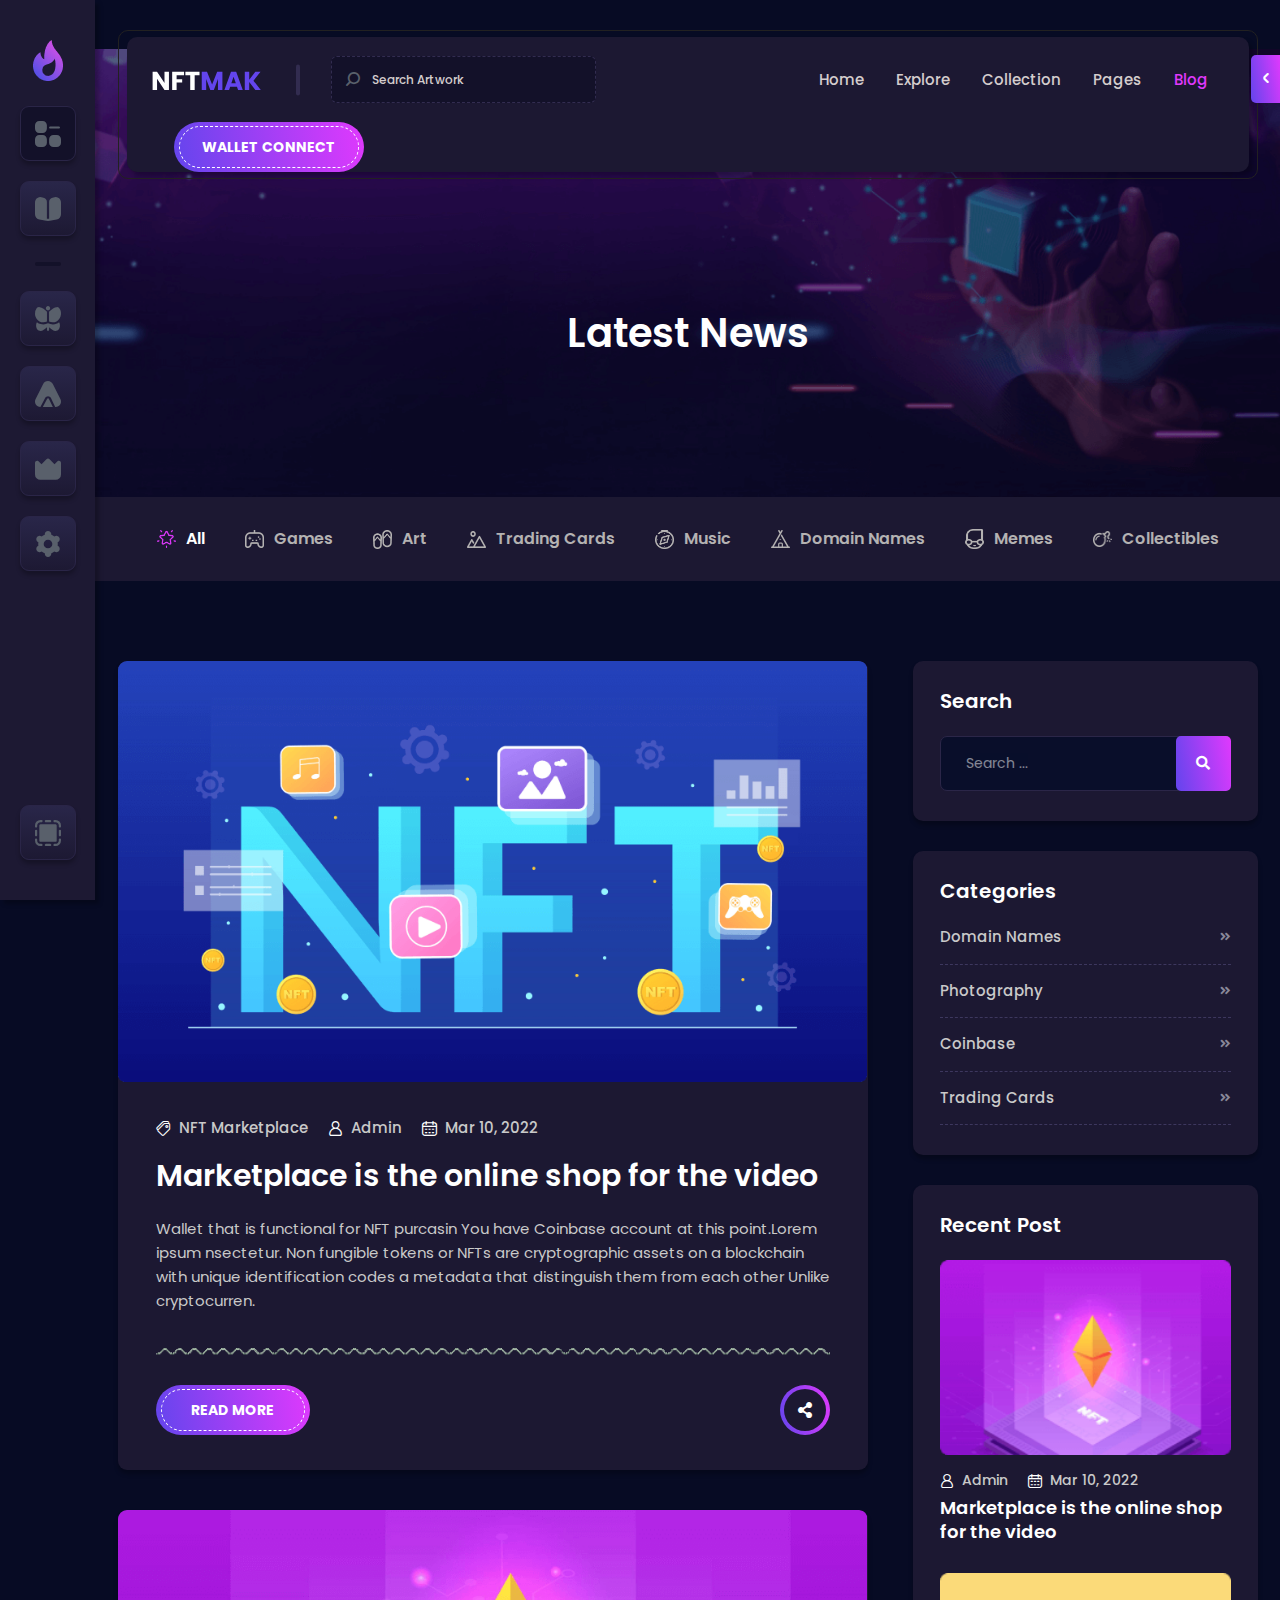
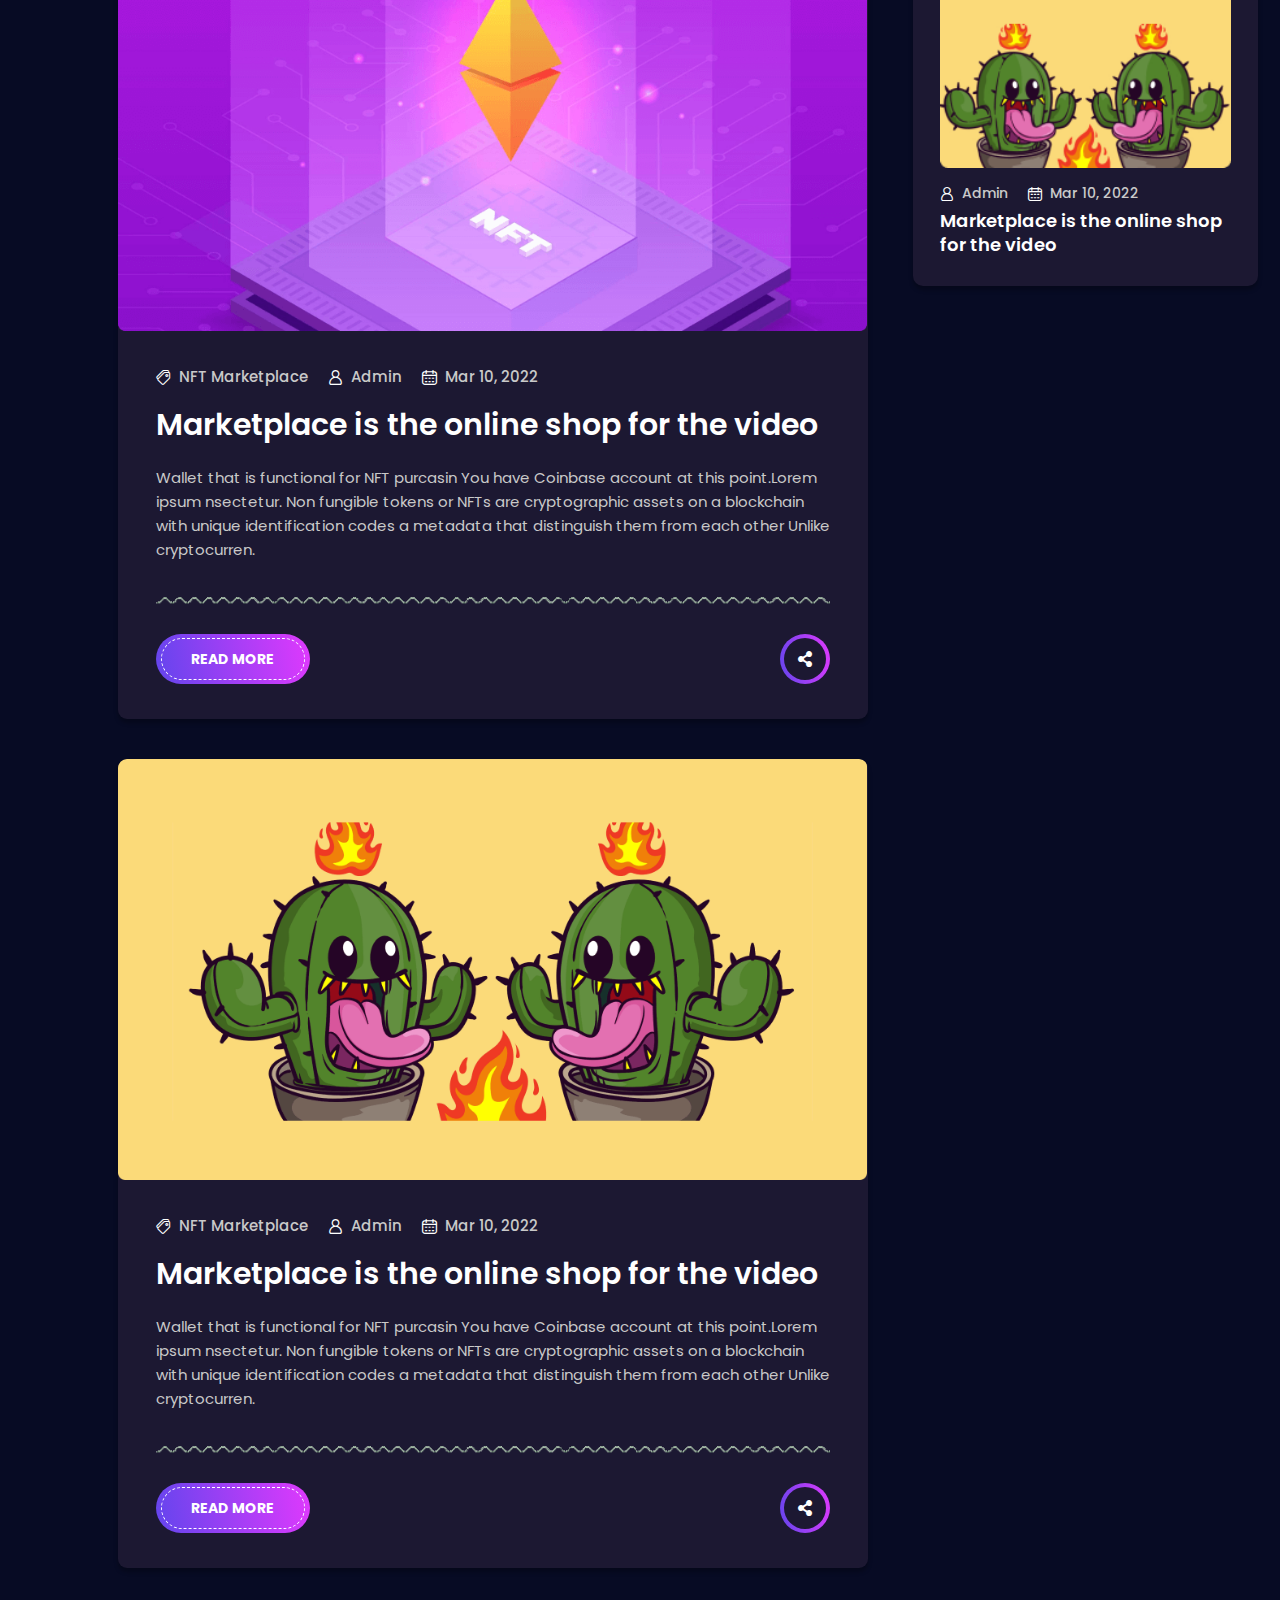
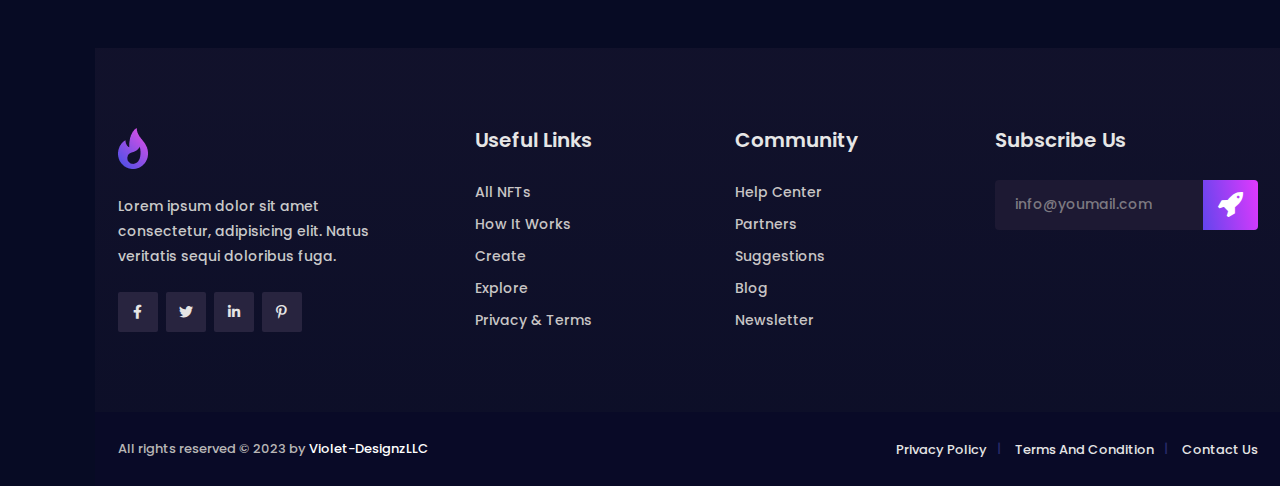
<file: blog.html>
<!doctype html>
<html class="no-js" lang="en">
    <head>
        <meta charset="utf-8">
        <meta http-equiv="x-ua-compatible" content="ie=edge">
        <title>NFTMAK - NFT Marketplace Template</title>
        <meta name="description" content="">
        <meta name="viewport" content="width=device-width, initial-scale=1">

		<link rel="shortcut icon" type="image/x-icon" href="assets/img/favicon.png">
        <!-- Place favicon.ico in the root directory -->

		<!-- CSS here -->
        <link rel="stylesheet" href="assets/css/bootstrap.min.css">
        <link rel="stylesheet" href="assets/css/animate.min.css">
        <link rel="stylesheet" href="assets/css/magnific-popup.css">
        <link rel="stylesheet" href="assets/css/fontawesome-all.min.css">
        <link rel="stylesheet" href="assets/css/uicons-solid-rounded.css">
        <link rel="stylesheet" href="assets/css/jquery.mCustomScrollbar.min.css">
        <link rel="stylesheet" href="assets/css/flaticon.css">
        <link rel="stylesheet" href="assets/css/slick.css">
        <link rel="stylesheet" href="assets/css/default.css">
        <link rel="stylesheet" href="assets/css/style.css">
        <link rel="stylesheet" href="assets/css/responsive.css">
    </head>
    <body>

        <!-- preloader -->
        <div id="preloader">
            <div id="loading-center">
                <div id="loading-center-absolute">
                    <div class="object" id="object_one"></div>
                    <div class="object" id="object_two"></div>
                    <div class="object" id="object_three"></div>
                </div>
            </div>
        </div>
        <!-- preloader-end -->

		<!-- Scroll-top -->
        <button class="scroll-top scroll-to-target" data-target="html">
            <i class="fas fa-angle-up"></i>
        </button>
        <!-- Scroll-top-end-->

        <!-- sidebar -->
        <div class="sidebar">
            <div class="sidebar-logo mb-25">
                <a href="index.html"><img src="assets/img/logo/logo.png" alt=""></a>
            </div>
            <div class="sidebar-icon">
                <ul>
                    <li class="active"><a href="index.html"><i class="fi-sr-apps-delete"></i></a></li>
                    <li><a href="nft-live-bidding.html"><i class="fi-sr-book-alt"></i></a></li>
                    <li><a href="collections.html"><i class="fi-sr-butterfly"></i></a></li>
                    <li><a href="create-item.html"><i class="fi-sr-camping"></i></a></li>
                    <li><a href="category.html"><i class="fi-sr-crown"></i></a></li>
                    <li><a href="author-profile.html"><i class="fi-sr-settings"></i></a></li>
                    <li><a href="#" id="btnFullscreen"><i class="fi-sr-tool-marquee"></i></a></li>
                </ul>
            </div>
        </div>
        <!-- sidebar-end -->

        <!-- Offcanvas-area -->
        <div class="offcanvas-wrapper">
            <div class="menu-trigger"><i class="fi-sr-angle-small-left"></i></div>
            <div class="menu-close"><i class="fi-sr-angle-small-right"></i></div>
            <div class="offcanvas-inner scroll">
                <div class="author-profile text-center mb-30">
                    <div class="author-img">
                        <img src="assets/img/others/author_img.png" alt="">
                    </div>
                    <div class="author-content">
                        <h4 class="title">Author Profile</h4>
                        <p>Super Author</p>
                        <a href="#" class="btn">checkout</a>
                    </div>
                </div>
                <div class="sidebar-slider text-center mb-25">
                    <div class="sidebar-active">
                        <div class="sidebar-img">
                            <a href="#"><img src="assets/img/others/sidebar_img01.png" alt=""></a>
                        </div>
                        <div class="sidebar-img">
                            <a href="#"><img src="assets/img/others/sidebar_img02.png" alt=""></a>
                        </div>
                        <div class="sidebar-img">
                            <a href="#"><img src="assets/img/others/sidebar_img03.png" alt=""></a>
                        </div>
                    </div>
                </div>
                <div class="overview">
                    <div class="overview-title">
                        <h4 class="title">Overview</h4>
                    </div>
                    <div class="overview-item-wrap">
                        <div class="overview-item">
                            <div class="overview-icon">
                                <i class="fi-sr-box-alt"></i>
                            </div>
                            <div class="overview-content">
                                <h4 class="title">Open project</h4>
                                <span>820</span>
                            </div>
                            <a href="#"><i class=" fi-sr-angle-small-right"></i></a>
                        </div>
                        <div class="overview-item">
                            <div class="overview-icon">
                                <i class="fi-sr-mountains"></i>
                            </div>
                            <div class="overview-content">
                                <h4 class="title">Successful Completed</h4>
                                <span>546</span>
                            </div>
                            <a href="#"><i class=" fi-sr-angle-small-right"></i></a>
                        </div>
                        <div class="overview-item">
                            <div class="overview-icon">
                                <i class=" fi-sr-hourglass-end"></i>
                            </div>
                            <div class="overview-content">
                                <h4 class="title">trending</h4>
                                <span>32</span>
                            </div>
                            <a href="#"><i class=" fi-sr-angle-small-right"></i></a>
                        </div>
                    </div>
                </div>
            </div>
        </div>
        <div class="offcanvas-overly"></div>
        <!-- Offcanvas-area-end -->

        <!-- main-content -->
        <div class="main-content">
            <!-- header-area -->
            <header>
                <div class="menu-area">
                    <div class="container">
                        <div class="row">
                            <div class="col-12">
                                <div class="mobile-nav-toggler"><i class="fas fa-bars"></i></div>
                                <div class="menu-wrap">
                                    <nav class="menu-nav">
                                        <div class="logo"><a href="index.html"><img src="assets/img/logo/naftmak.svg" alt=""></a></div>
                                        <div class="header-form">
                                            <form action="#">
                                                <button><i class="flaticon-search"></i></button>
                                                <input type="text" placeholder="Search Artwork">
                                            </form>
                                        </div>
                                        <div class="navbar-wrap main-menu d-none d-lg-flex">
                                            <ul class="navigation">
                                                <li><a href="index.html">Home</a></li>
                                                <li><a href="nft-marketplace.html">Explore</a></li>
                                                <li><a href="collections.html">Collection</a></li>
                                                <li class="menu-item-has-children"><a href="#">Pages</a>
                                                    <ul class="submenu">
                                                        <li><a href="activity.html">Activity</a></li>
                                                        <li><a href="category.html">Category</a></li>
                                                        <li><a href="ranking.html">Ranking</a></li>
                                                        <li><a href="creators.html">Creators</a></li>
                                                        <li><a href="market-single.html">Market Single</a></li>
                                                        <li><a href="nft-live-bidding.html">Live Bidding</a></li>
                                                        <li><a href="create-item.html">Create Item</a></li>
                                                        <li><a href="author-profile.html">Author Profile</a></li>
                                                        <li><a href="login-register.html">Login & Register</a></li>
                                                    </ul>
                                                </li>
                                                <li class="active menu-item-has-children"><a href="#">Blog</a>
                                                    <ul class="submenu">
                                                        <li class="active"><a href="blog.html">Our Blog</a></li>
                                                        <li><a href="blog-details.html">Blog Details</a></li>
                                                    </ul>
                                                </li>
                                            </ul>
                                        </div>
                                        <div class="header-action d-none d-md-block">
                                            <ul>
                                                <li class="header-btn"><a href="connect-wallets.html" class="btn">Wallet Connect</a></li>
                                            </ul>
                                        </div>
                                    </nav>
                                </div>
                                <!-- Mobile Menu  -->
                                <div class="mobile-menu">
                                    <nav class="menu-box">
                                        <div class="close-btn"><i class="fas fa-times"></i></div>
                                        <div class="nav-logo"><a href="index.html"><img src="assets/img/logo/logo.png" alt="" title=""></a>
                                        </div>
                                        <div class="menu-outer">
                                            <!--Here Menu Will Come Automatically Via Javascript / Same Menu as in Header-->
                                        </div>
                                        <div class="social-links">
                                            <ul class="clearfix">
                                                <li><a href="#"><span class="fab fa-twitter"></span></a></li>
                                                <li><a href="#"><span class="fab fa-facebook-f"></span></a></li>
                                                <li><a href="#"><span class="fab fa-pinterest-p"></span></a></li>
                                                <li><a href="#"><span class="fab fa-instagram"></span></a></li>
                                                <li><a href="#"><span class="fab fa-youtube"></span></a></li>
                                            </ul>
                                        </div>
                                    </nav>
                                </div>
                                <div class="menu-backdrop"></div>
                                <!-- End Mobile Menu -->
                            </div>
                        </div>
                    </div>
                </div>
            </header>
            <!-- header-area-end -->

            <!-- main-area -->
            <main>

                <!-- breadcrumb-area -->
                <section class="breadcrumb-area breadcrumb-bg">
                    <div class="container">
                        <div class="row justify-content-center">
                            <div class="col-lg-6 col-md-8">
                                <div class="breadcrumb-content text-center">
                                    <h3 class="title">Latest News</h3>
                                </div>
                            </div>
                        </div>
                    </div>
                </section>
                <!-- breadcrumb-area-end -->

                <!-- category-area -->
                <div class="category-area">
                    <div class="container">
                        <div class="row">
                            <div class="col-12">
                                <ul class="category-list">
                                    <li class="active"><a href="index.html"><img src="assets/img/icons/cat_001.png" alt=""> All</a></li>
                                    <li><a href="nft-marketplace.html"><img src="assets/img/icons/cat_01.png" alt=""> Games</a></li>
                                    <li><a href="nft-marketplace.html"><img src="assets/img/icons/cat_02.png" alt=""> Art</a></li>
                                    <li><a href="nft-marketplace.html"><img src="assets/img/icons/cat_03.png" alt=""> Trading Cards</a></li>
                                    <li><a href="nft-marketplace.html"><img src="assets/img/icons/cat_04.png" alt=""> Music</a></li>
                                    <li><a href="nft-marketplace.html"><img src="assets/img/icons/cat_05.png" alt=""> Domain Names</a></li>
                                    <li><a href="nft-marketplace.html"><img src="assets/img/icons/cat_06.png" alt=""> Memes</a></li>
                                    <li><a href="nft-marketplace.html"><img src="assets/img/icons/cat_07.png" alt=""> Collectibles</a></li>
                                </ul>
                            </div>
                        </div>
                    </div>
                </div>
                <!-- category-area-end -->

                <!-- blog-area -->
                <section class="blog-area pt-80 pb-40">
                    <div class="container">
                        <div class="row">
                            <div class="col-xxl-9 col-lg-8">
                                <div class="standard-blog-item mb-40">
                                    <div class="blog-thumb">
                                        <a href="blog-details.html"><img src="assets/img/blog/blog_thumb01.png" alt=""></a>
                                    </div>
                                    <div class="standard-blog-content">
                                        <ul class="standard-blog-meta">
                                            <li><a href="#"><i class="flaticon-supermarket"></i>NFT Marketplace</a></li>
                                            <li><a href="#"><i class="flaticon-avatar"></i>Admin</a></li>
                                            <li><a href="#"><i class="flaticon-calendar"></i>Mar 10, 2022</a></li>
                                        </ul>
                                        <h4 class="title"><a href="blog-details.html">Marketplace is the online shop for the video</a></h4>
                                        <p>Wallet that is functional for NFT purcasin You have Coinbase account at this point.Lorem ipsum nsectetur. Non fungible tokens or NFTs are cryptographic assets on a blockchain with unique identification codes a metadata that distinguish them from each other Unlike cryptocurren.</p>
                                        <div class="blog-line"></div>
                                        <ul class="blog-post-bottom">
                                            <li class="read-more"><a href="blog-details.html" class="btn">Read more</a></li>
                                            <li class="share"><a class="dropdown-toggle" data-bs-toggle="dropdown" href="#" role="button" aria-expanded="false"><i class="fas fa-share-alt"></i></a>
                                                <ul class="dropdown-menu">
                                                    <li><a href="#"><i class="fab fa-facebook-f"></i></a></li>
                                                    <li><a href="#"><i class="fab fa-twitter"></i></a></li>
                                                    <li><a href="#"><i class="fab fa-discord"></i></a></li>
                                                    <li><a href="#"><i class="fab fa-linkedin-in"></i></a></li>
                                                </ul>
                                            </li>
                                        </ul>
                                    </div>
                                </div>
                                <div class="standard-blog-item mb-40">
                                    <div class="blog-thumb">
                                        <a href="blog-details.html"><img src="assets/img/blog/blog_thumb02.png" alt=""></a>
                                    </div>
                                    <div class="standard-blog-content">
                                        <ul class="standard-blog-meta">
                                            <li><a href="#"><i class="flaticon-supermarket"></i>NFT Marketplace</a></li>
                                            <li><a href="#"><i class="flaticon-avatar"></i>Admin</a></li>
                                            <li><a href="#"><i class="flaticon-calendar"></i>Mar 10, 2022</a></li>
                                        </ul>
                                        <h4 class="title"><a href="blog-details.html">Marketplace is the online shop for the video</a></h4>
                                        <p>Wallet that is functional for NFT purcasin You have Coinbase account at this point.Lorem ipsum nsectetur. Non fungible tokens or NFTs are cryptographic assets on a blockchain with unique identification codes a metadata that distinguish them from each other Unlike cryptocurren.</p>
                                        <div class="blog-line"></div>
                                        <ul class="blog-post-bottom">
                                            <li class="read-more"><a href="blog-details.html" class="btn">Read more</a></li>
                                            <li class="share"><a class="dropdown-toggle" data-bs-toggle="dropdown" href="#" role="button" aria-expanded="false"><i class="fas fa-share-alt"></i></a>
                                                <ul class="dropdown-menu">
                                                    <li><a href="#"><i class="fab fa-facebook-f"></i></a></li>
                                                    <li><a href="#"><i class="fab fa-twitter"></i></a></li>
                                                    <li><a href="#"><i class="fab fa-discord"></i></a></li>
                                                    <li><a href="#"><i class="fab fa-linkedin-in"></i></a></li>
                                                </ul>
                                            </li>
                                        </ul>
                                    </div>
                                </div>
                                <div class="standard-blog-item mb-40">
                                    <div class="blog-thumb">
                                        <a href="blog-details.html"><img src="assets/img/blog/blog_thumb03.png" alt=""></a>
                                    </div>
                                    <div class="standard-blog-content">
                                        <ul class="standard-blog-meta">
                                            <li><a href="#"><i class="flaticon-supermarket"></i>NFT Marketplace</a></li>
                                            <li><a href="#"><i class="flaticon-avatar"></i>Admin</a></li>
                                            <li><a href="#"><i class="flaticon-calendar"></i>Mar 10, 2022</a></li>
                                        </ul>
                                        <h4 class="title"><a href="blog-details.html">Marketplace is the online shop for the video</a></h4>
                                        <p>Wallet that is functional for NFT purcasin You have Coinbase account at this point.Lorem ipsum nsectetur. Non fungible tokens or NFTs are cryptographic assets on a blockchain with unique identification codes a metadata that distinguish them from each other Unlike cryptocurren.</p>
                                        <div class="blog-line"></div>
                                        <ul class="blog-post-bottom">
                                            <li class="read-more"><a href="blog-details.html" class="btn">Read more</a></li>
                                            <li class="share"><a class="dropdown-toggle" data-bs-toggle="dropdown" href="#" role="button" aria-expanded="false"><i class="fas fa-share-alt"></i></a>
                                                <ul class="dropdown-menu">
                                                    <li><a href="#"><i class="fab fa-facebook-f"></i></a></li>
                                                    <li><a href="#"><i class="fab fa-twitter"></i></a></li>
                                                    <li><a href="#"><i class="fab fa-discord"></i></a></li>
                                                    <li><a href="#"><i class="fab fa-linkedin-in"></i></a></li>
                                                </ul>
                                            </li>
                                        </ul>
                                    </div>
                                </div>
                            </div>
                            <div class="col-xxl-3 col-lg-4">
                                <aside class="blog-sidebar">
                                    <div class="widget">
                                        <h4 class="sidebar-title">Search</h4>
                                        <div class="sidebar-search">
                                            <form action="#">
                                                <input type="text" placeholder="Search ...">
                                                <button type="submit"><i class="fa fa-search"></i></button>
                                            </form>
                                        </div>
                                    </div>
                                    <div class="widget">
                                        <h4 class="sidebar-title">Categories</h4>
                                        <div class="sidebar-cat-list">
                                            <ul>
                                                <li><a href="#">Domain Names <i class="fas fa-angle-double-right"></i></a></li>
                                                <li><a href="#">Photography <i class="fas fa-angle-double-right"></i></a></li>
                                                <li><a href="#">Coinbase <i class="fas fa-angle-double-right"></i></a></li>
                                                <li><a href="#">Trading Cards <i class="fas fa-angle-double-right"></i></a></li>
                                            </ul>
                                        </div>
                                    </div>
                                    <div class="widget">
                                        <h4 class="sidebar-title">Recent Post</h4>
                                        <div class="rc-post-list">
                                            <ul>
                                                <li>
                                                    <div class="rc-post-thumb">
                                                        <a href="blog-details.html"><img src="assets/img/blog/rc_post_thumb01.jpg" alt=""></a>
                                                    </div>
                                                    <div class="rc-post-content">
                                                        <ul class="standard-blog-meta">
                                                            <li><a href="#"><i class="flaticon-avatar"></i>Admin</a></li>
                                                            <li><a href="#"><i class="flaticon-calendar"></i>Mar 10, 2022</a></li>
                                                        </ul>
                                                        <h5 class="title"><a href="blog-details.html">Marketplace is the online shop for the video</a></h5>
                                                    </div>
                                                </li>
                                                <li>
                                                    <div class="rc-post-thumb">
                                                        <a href="blog-details.html"><img src="assets/img/blog/rc_post_thumb02.jpg" alt=""></a>
                                                    </div>
                                                    <div class="rc-post-content">
                                                        <ul class="standard-blog-meta">
                                                            <li><a href="#"><i class="flaticon-avatar"></i>Admin</a></li>
                                                            <li><a href="#"><i class="flaticon-calendar"></i>Mar 10, 2022</a></li>
                                                        </ul>
                                                        <h5 class="title"><a href="blog-details.html">Marketplace is the online shop for the video</a></h5>
                                                    </div>
                                                </li>
                                            </ul>
                                        </div>
                                    </div>
                                </aside>
                            </div>
                        </div>
                    </div>
                </section>
                <!-- blog-area-end -->

            </main>
            <!-- main-area-end -->


            <!-- footer-area -->
            <footer>
                <div class="footer-top-wrap">
                    <div class="container">
                        <div class="row justify-content-between">
                            <div class="col-xl-3 col-lg-4 col-md-5 col-sm-9">
                                <div class="footer-widget">
                                    <div class="footer-logo mb-25">
                                        <a href="index.html"><img src="assets/img/logo/logo.png" alt=""></a>
                                    </div>
                                    <p>Lorem ipsum dolor sit amet consectetur, adipisicing elit. Natus veritatis sequi doloribus fuga.</p>
                                    <ul class="footer-social">
                                        <li><a href="#"><i class="fab fa-facebook-f"></i></a></li>
                                        <li><a href="#"><i class="fab fa-twitter"></i></a></li>
                                        <li><a href="#"><i class="fab fa-linkedin-in"></i></a></li>
                                        <li><a href="#"><i class="fab fa-pinterest-p"></i></a></li>
                                    </ul>
                                </div>
                            </div>
                            <div class="col-lg-2 col-md-3 col-sm-6">
                                <div class="footer-widget">
                                    <h4 class="fw-title">Useful Links</h4>
                                    <ul class="fw-links">
                                        <li><a href="nft-marketplace.html">All NFTs</a></li>
                                        <li><a href="login-register.html">How It Works</a></li>
                                        <li><a href="create-item.html">Create</a></li>
                                        <li><a href="nft-marketplace.html">Explore</a></li>
                                        <li><a href="login-register.html">Privacy & Terms</a></li>
                                    </ul>
                                </div>
                            </div>
                            <div class="col-lg-2 col-md-3 col-sm-6">
                                <div class="footer-widget">
                                    <h4 class="fw-title">Community</h4>
                                    <ul class="fw-links">
                                        <li><a href="login-register.html">Help Center</a></li>
                                        <li><a href="login-register.html">Partners</a></li>
                                        <li><a href="login-register.html">Suggestions</a></li>
                                        <li><a href="blog.html">Blog</a></li>
                                        <li><a href="login-register.html">Newsletter</a></li>
                                    </ul>
                                </div>
                            </div>
                            <div class="col-xl-3 col-lg-4 col-md-6">
                                <div class="footer-widget">
                                    <h4 class="fw-title">Subscribe Us</h4>
                                    <form action="#" class="newsletter-form">
                                        <input type="email" placeholder="info@youmail.com">
                                        <button type="submit"><i class="flaticon-small-rocket-ship-silhouette"></i></button>
                                    </form>
                                </div>
                            </div>
                        </div>
                    </div>
                </div>
                <div class="copyright-wrap">
                    <div class="container">
                        <div class="row align-items-center">
                            <div class="col-md-6">
                                <div class="copyright-text">
			<p>All rights reserved © 2023 by <a href="#">Violet-DesignzLLC</a></p>
                                </div>
                            </div>
                            <div class="col-md-6">
                                <ul class="copyright-link-list">
                                    <li><a href="login-register.html">Privacy Policy</a></li>
                                    <li><a href="login-register.html">Terms And Condition</a></li>
                                    <li><a href="login-register.html">Contact Us</a></li>
                                </ul>
                            </div>
                        </div>
                    </div>
                </div>
            </footer>
            <!-- footer-area-end -->

        </div>
        <!-- main-content-end -->



		<!-- JS here -->
        <script src="assets/js/vendor/jquery-3.6.0.min.js"></script>
        <script src="assets/js/bootstrap.min.js"></script>
        <script src="assets/js/isotope.pkgd.min.js"></script>
        <script src="assets/js/imagesloaded.pkgd.min.js"></script>
        <script src="assets/js/jquery.magnific-popup.min.js"></script>
        <script src="assets/js/jquery.mCustomScrollbar.concat.min.js"></script>
        <script src="assets/js/slick.min.js"></script>
        <script src="assets/js/wow.min.js"></script>
        <script src="assets/js/plugins.js"></script>
        <script src="assets/js/main.js"></script>
    </body>
</html>
</file>
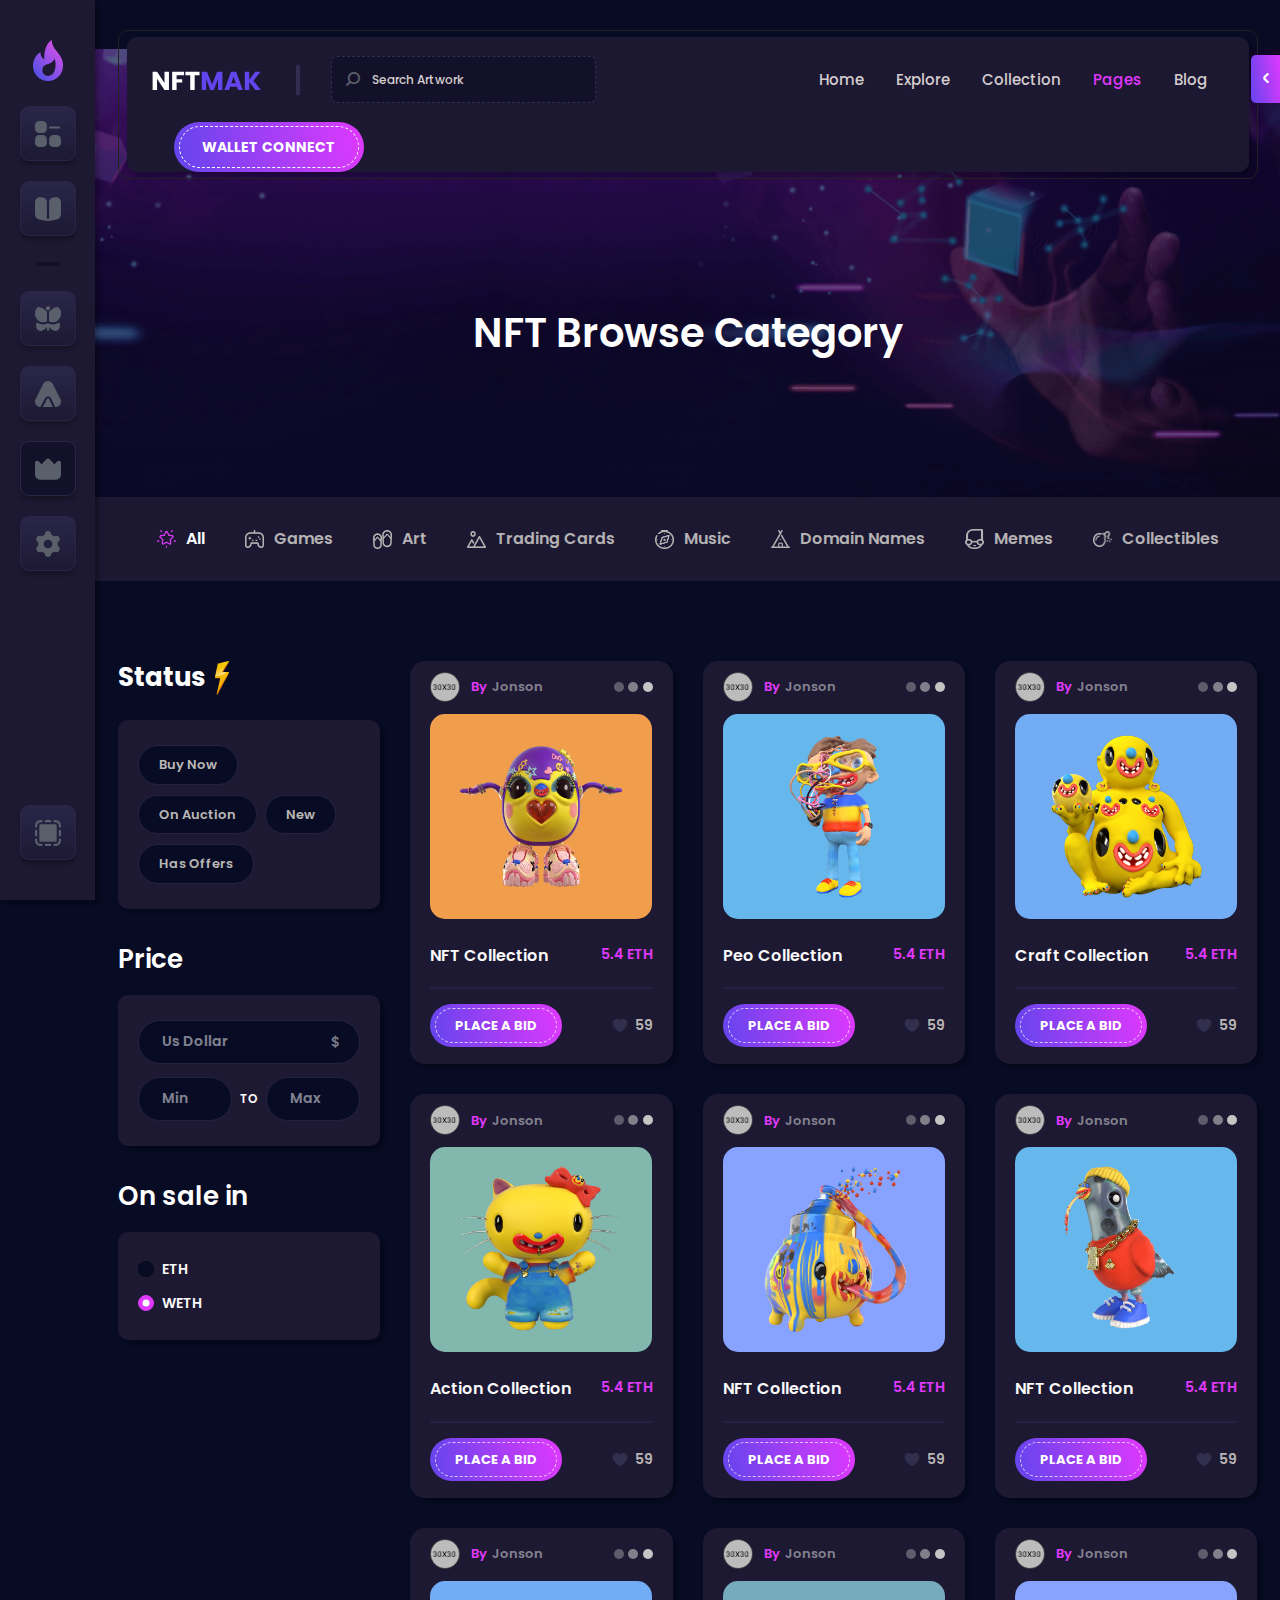
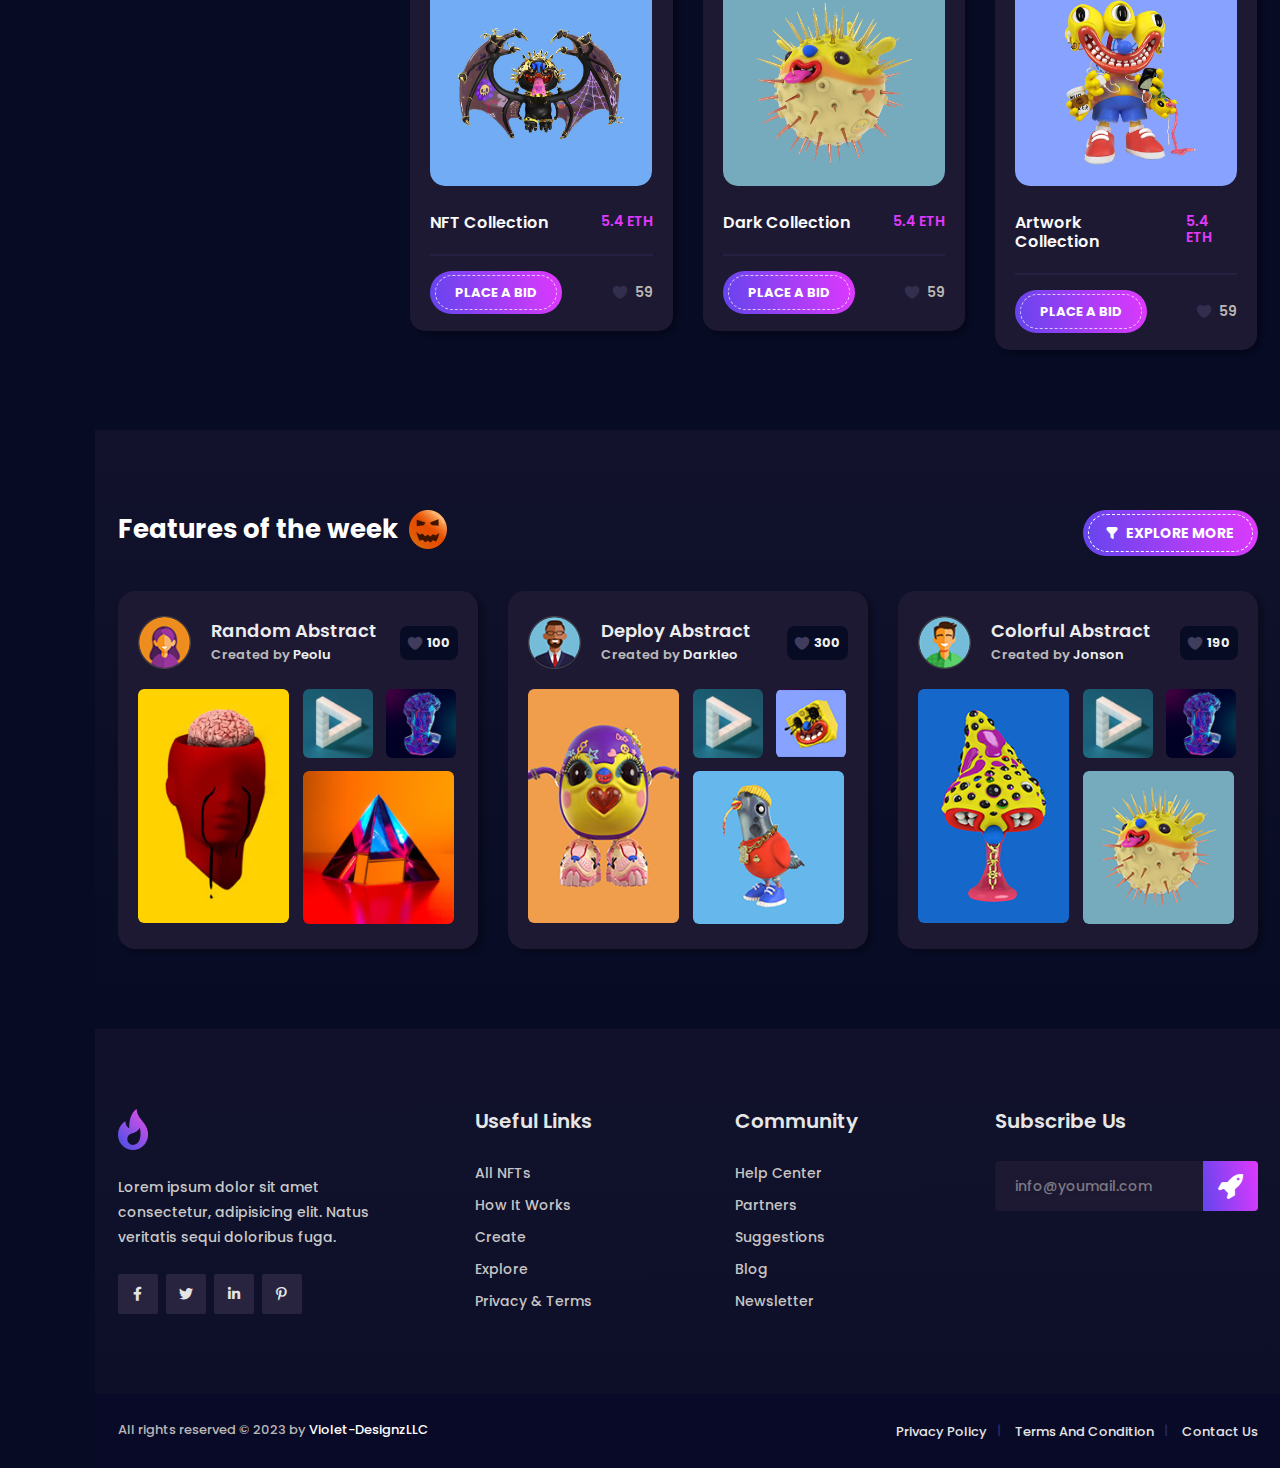
<file: category.html>
<!doctype html>
<html class="no-js" lang="en">
    <head>
        <meta charset="utf-8">
        <meta http-equiv="x-ua-compatible" content="ie=edge">
        <title>NFTMAK - NFT Marketplace Template</title>
        <meta name="description" content="">
        <meta name="viewport" content="width=device-width, initial-scale=1">

		<link rel="shortcut icon" type="image/x-icon" href="assets/img/favicon.png">
        <!-- Place favicon.ico in the root directory -->

		<!-- CSS here -->
        <link rel="stylesheet" href="assets/css/bootstrap.min.css">
        <link rel="stylesheet" href="assets/css/animate.min.css">
        <link rel="stylesheet" href="assets/css/magnific-popup.css">
        <link rel="stylesheet" href="assets/css/fontawesome-all.min.css">
        <link rel="stylesheet" href="assets/css/uicons-solid-rounded.css">
        <link rel="stylesheet" href="assets/css/jquery.mCustomScrollbar.min.css">
        <link rel="stylesheet" href="assets/css/flaticon.css">
        <link rel="stylesheet" href="assets/css/slick.css">
        <link rel="stylesheet" href="assets/css/default.css">
        <link rel="stylesheet" href="assets/css/style.css">
        <link rel="stylesheet" href="assets/css/responsive.css">
    </head>
    <body>

        <!-- preloader -->
        <div id="preloader">
            <div id="loading-center">
                <div id="loading-center-absolute">
                    <div class="object" id="object_one"></div>
                    <div class="object" id="object_two"></div>
                    <div class="object" id="object_three"></div>
                </div>
            </div>
        </div>
        <!-- preloader-end -->

		<!-- Scroll-top -->
        <button class="scroll-top scroll-to-target" data-target="html">
            <i class="fas fa-angle-up"></i>
        </button>
        <!-- Scroll-top-end-->

        <!-- sidebar -->
        <div class="sidebar">
            <div class="sidebar-logo mb-25">
                <a href="index.html"><img src="assets/img/logo/logo.png" alt=""></a>
            </div>
            <div class="sidebar-icon">
                <ul>
                    <li><a href="index.html"><i class="fi-sr-apps-delete"></i></a></li>
                    <li><a href="nft-live-bidding.html"><i class="fi-sr-book-alt"></i></a></li>
                    <li><a href="collections.html"><i class="fi-sr-butterfly"></i></a></li>
                    <li><a href="create-item.html"><i class="fi-sr-camping"></i></a></li>
                    <li class="active"><a href="category.html"><i class="fi-sr-crown"></i></a></li>
                    <li><a href="author-profile.html"><i class="fi-sr-settings"></i></a></li>
                    <li><a href="#" id="btnFullscreen"><i class="fi-sr-tool-marquee"></i></a></li>
                </ul>
            </div>
        </div>
        <!-- sidebar-end -->

        <!-- Offcanvas-area -->
        <div class="offcanvas-wrapper">
            <div class="menu-trigger"><i class="fi-sr-angle-small-left"></i></div>
            <div class="menu-close"><i class="fi-sr-angle-small-right"></i></div>
            <div class="offcanvas-inner scroll">
                <div class="author-profile text-center mb-30">
                    <div class="author-img">
                        <img src="assets/img/others/author_img.png" alt="">
                    </div>
                    <div class="author-content">
                        <h4 class="title">Author Profile</h4>
                        <p>Super Author</p>
                        <a href="#" class="btn">checkout</a>
                    </div>
                </div>
                <div class="sidebar-slider text-center mb-25">
                    <div class="sidebar-active">
                        <div class="sidebar-img">
                            <a href="#"><img src="assets/img/others/sidebar_img01.png" alt=""></a>
                        </div>
                        <div class="sidebar-img">
                            <a href="#"><img src="assets/img/others/sidebar_img02.png" alt=""></a>
                        </div>
                        <div class="sidebar-img">
                            <a href="#"><img src="assets/img/others/sidebar_img03.png" alt=""></a>
                        </div>
                    </div>
                </div>
                <div class="overview">
                    <div class="overview-title">
                        <h4 class="title">Overview</h4>
                    </div>
                    <div class="overview-item-wrap">
                        <div class="overview-item">
                            <div class="overview-icon">
                                <i class="fi-sr-box-alt"></i>
                            </div>
                            <div class="overview-content">
                                <h4 class="title">Open project</h4>
                                <span>820</span>
                            </div>
                            <a href="#"><i class=" fi-sr-angle-small-right"></i></a>
                        </div>
                        <div class="overview-item">
                            <div class="overview-icon">
                                <i class="fi-sr-mountains"></i>
                            </div>
                            <div class="overview-content">
                                <h4 class="title">Successful Completed</h4>
                                <span>546</span>
                            </div>
                            <a href="#"><i class=" fi-sr-angle-small-right"></i></a>
                        </div>
                        <div class="overview-item">
                            <div class="overview-icon">
                                <i class=" fi-sr-hourglass-end"></i>
                            </div>
                            <div class="overview-content">
                                <h4 class="title">trending</h4>
                                <span>32</span>
                            </div>
                            <a href="#"><i class=" fi-sr-angle-small-right"></i></a>
                        </div>
                    </div>
                </div>
            </div>
        </div>
        <div class="offcanvas-overly"></div>
        <!-- Offcanvas-area-end -->

        <!-- main-content -->
        <div class="main-content">
            <!-- header-area -->
            <header>
                <div class="menu-area">
                    <div class="container">
                        <div class="row">
                            <div class="col-12">
                                <div class="mobile-nav-toggler"><i class="fas fa-bars"></i></div>
                                <div class="menu-wrap">
                                    <nav class="menu-nav">
                                        <div class="logo"><a href="index.html"><img src="assets/img/logo/naftmak.svg" alt=""></a></div>
                                        <div class="header-form">
                                            <form action="#">
                                                <button><i class="flaticon-search"></i></button>
                                                <input type="text" placeholder="Search Artwork">
                                            </form>
                                        </div>
                                        <div class="navbar-wrap main-menu d-none d-lg-flex">
                                            <ul class="navigation">
                                                <li><a href="index.html">Home</a></li>
                                                <li><a href="nft-marketplace.html">Explore</a></li>
                                                <li><a href="collections.html">Collection</a></li>
                                                <li class="active menu-item-has-children"><a href="#">Pages</a>
                                                    <ul class="submenu">
                                                        <li><a href="activity.html">Activity</a></li>
                                                        <li class="active"><a href="category.html">Category</a></li>
                                                        <li><a href="ranking.html">Ranking</a></li>
                                                        <li><a href="creators.html">Creators</a></li>
                                                        <li><a href="market-single.html">Market Single</a></li>
                                                        <li><a href="nft-live-bidding.html">Live Bidding</a></li>
                                                        <li><a href="create-item.html">Create Item</a></li>
                                                        <li><a href="author-profile.html">Author Profile</a></li>
                                                        <li><a href="login-register.html">Login & Register</a></li>
                                                    </ul>
                                                </li>
                                                <li class="menu-item-has-children"><a href="#">Blog</a>
                                                    <ul class="submenu">
                                                        <li><a href="blog.html">Our Blog</a></li>
                                                        <li><a href="blog-details.html">Blog Details</a></li>
                                                    </ul>
                                                </li>
                                            </ul>
                                        </div>
                                        <div class="header-action d-none d-md-block">
                                            <ul>
                                                <li class="header-btn"><a href="connect-wallets.html" class="btn">Wallet Connect</a></li>
                                            </ul>
                                        </div>
                                    </nav>
                                </div>
                                <!-- Mobile Menu  -->
                                <div class="mobile-menu">
                                    <nav class="menu-box">
                                        <div class="close-btn"><i class="fas fa-times"></i></div>
                                        <div class="nav-logo"><a href="index.html"><img src="assets/img/logo/logo.png" alt="" title=""></a>
                                        </div>
                                        <div class="menu-outer">
                                            <!--Here Menu Will Come Automatically Via Javascript / Same Menu as in Header-->
                                        </div>
                                        <div class="social-links">
                                            <ul class="clearfix">
                                                <li><a href="#"><span class="fab fa-twitter"></span></a></li>
                                                <li><a href="#"><span class="fab fa-facebook-f"></span></a></li>
                                                <li><a href="#"><span class="fab fa-pinterest-p"></span></a></li>
                                                <li><a href="#"><span class="fab fa-instagram"></span></a></li>
                                                <li><a href="#"><span class="fab fa-youtube"></span></a></li>
                                            </ul>
                                        </div>
                                    </nav>
                                </div>
                                <div class="menu-backdrop"></div>
                                <!-- End Mobile Menu -->
                            </div>
                        </div>
                    </div>
                </div>
            </header>
            <!-- header-area-end -->

            <!-- main-area -->
            <main>

                <!-- breadcrumb-area -->
                <section class="breadcrumb-area breadcrumb-bg">
                    <div class="container">
                        <div class="row justify-content-center">
                            <div class="col-lg-6 col-md-8">
                                <div class="breadcrumb-content text-center">
                                    <h3 class="title">NFT Browse Category</h3>
                                </div>
                            </div>
                        </div>
                    </div>
                </section>
                <!-- breadcrumb-area-end -->

                <!-- category-area -->
                <div class="category-area">
                    <div class="container">
                        <div class="row">
                            <div class="col-12">
                                <ul class="category-list">
                                    <li class="active"><a href="index.html"><img src="assets/img/icons/cat_001.png" alt=""> All</a></li>
                                    <li><a href="nft-marketplace.html"><img src="assets/img/icons/cat_01.png" alt=""> Games</a></li>
                                    <li><a href="nft-marketplace.html"><img src="assets/img/icons/cat_02.png" alt=""> Art</a></li>
                                    <li><a href="nft-marketplace.html"><img src="assets/img/icons/cat_03.png" alt=""> Trading Cards</a></li>
                                    <li><a href="nft-marketplace.html"><img src="assets/img/icons/cat_04.png" alt=""> Music</a></li>
                                    <li><a href="nft-marketplace.html"><img src="assets/img/icons/cat_05.png" alt=""> Domain Names</a></li>
                                    <li><a href="nft-marketplace.html"><img src="assets/img/icons/cat_06.png" alt=""> Memes</a></li>
                                    <li><a href="nft-marketplace.html"><img src="assets/img/icons/cat_07.png" alt=""> Collectibles</a></li>
                                </ul>
                            </div>
                        </div>
                    </div>
                </div>
                <!-- category-area-end -->

                <!-- browse-category-area -->
                <div class="browse-category-area pt-80 pb-50">
                    <div class="container">
                        <div class="row">
                            <div class="col-xl-3 col-lg-4">
                                <aside class="browse-category-sidebar">
                                    <div class="section-title mb-25">
                                        <h2 class="title">Status <img src="assets/img/icons/title_icon01.png" alt=""></h2>
                                    </div>
                                    <div class="widget category-widget">
                                        <div class="widget-inner">
                                            <ul class="sidebar-tags">
                                                <li><a href="#">Buy Now</a></li>
                                                <li><a href="#">On Auction</a></li>
                                                <li><a href="#">New</a></li>
                                                <li><a href="#">Has Offers</a></li>
                                            </ul>
                                        </div>
                                    </div>
                                    <div class="widget category-widget">
                                        <h4 class="category-widget-title">Price</h4>
                                        <div class="widget-inner">
                                            <form action="#" class="sidebar-price-filter">
                                                <div class="form-grp">
                                                    <input type="text" placeholder="Us Dollar">
                                                    <span class="dollar">$</span>
                                                </div>
                                                <div class="form-grp">
                                                    <input type="text" placeholder="Min">
                                                    <span class="to">to</span>
                                                    <input type="text" placeholder="Max">
                                                </div>
                                            </form>
                                        </div>
                                    </div>
                                    <div class="widget category-widget">
                                        <h4 class="category-widget-title">On sale in</h4>
                                        <div class="widget-inner">
                                            <form action="#" class="on-sale">
                                                <div class="form-check">
                                                    <input class="form-check-input" type="radio" name="flexRadioDefault" id="flexRadioDefault1">
                                                    <label class="form-check-label" for="flexRadioDefault1">ETH</label>
                                                </div>
                                                <div class="form-check">
                                                    <input class="form-check-input" type="radio" name="flexRadioDefault" id="flexRadioDefault2" checked>
                                                    <label class="form-check-label" for="flexRadioDefault2">WETH</label>
                                                </div>
                                            </form>
                                        </div>
                                    </div>
                                </aside>
                            </div>
                            <div class="col-xl-9 col-lg-8">
                                <div class="row justify-content-center">
                                    <div class="col-xl-4 col-md-6 col-sm-6">
                                        <div class="top-collection-item">
                                            <div class="collection-item-top">
                                                <ul>
                                                    <li class="avatar"><a href="author-profile.html" class="thumb"><img src="assets/img/others/top_col_avatar.png" alt=""></a>By <a href="author-profile.html" class="name">Jonson</a></li>
                                                    <li class="info-dots dropdown">
                                                        <span></span>
                                                        <span></span>
                                                        <span></span>
                                                        <a href="#" class="dropdown-toggle" data-bs-toggle="dropdown" role="button" aria-expanded="false"></a>
                                                        <ul class="dropdown-menu">
                                                            <li><a href="nft-marketplace.html">Artwork</a></li>
                                                            <li><a href="nft-marketplace.html">Action</a></li>
                                                            <li><a href="nft-marketplace.html">Author Action</a></li>
                                                        </ul>
                                                    </li>
                                                </ul>
                                            </div>
                                            <div class="collection-item-thumb">
                                                <a href="market-single.html"><img src="assets/img/others/top_collection01.jpg" alt=""></a>
                                            </div>
                                            <div class="collection-item-content">
                                                <h5 class="title"><a href="market-single.html">NFT Collection</a> <span class="price">5.4 ETH</span></h5>
                                            </div>
                                            <div class="collection-item-bottom">
                                                <ul>
                                                    <li class="bid"><a href="market-single.html" class="btn">place a bid</a></li>
                                                    <li class="wishlist"><a href="#">59</a></li>
                                                </ul>
                                            </div>
                                        </div>
                                    </div>
                                    <div class="col-xl-4 col-md-6 col-sm-6">
                                        <div class="top-collection-item">
                                            <div class="collection-item-top">
                                                <ul>
                                                    <li class="avatar"><a href="author-profile.html" class="thumb"><img src="assets/img/others/top_col_avatar.png" alt=""></a>By <a href="author-profile.html" class="name">Jonson</a></li>
                                                    <li class="info-dots dropdown">
                                                        <span></span>
                                                        <span></span>
                                                        <span></span>
                                                        <a href="#" class="dropdown-toggle" data-bs-toggle="dropdown" role="button" aria-expanded="false"></a>
                                                        <ul class="dropdown-menu">
                                                            <li><a href="nft-marketplace.html">Artwork</a></li>
                                                            <li><a href="nft-marketplace.html">Action</a></li>
                                                            <li><a href="nft-marketplace.html">Author Action</a></li>
                                                        </ul>
                                                    </li>
                                                </ul>
                                            </div>
                                            <div class="collection-item-thumb">
                                                <a href="market-single.html"><img src="assets/img/others/top_collection05.jpg" alt=""></a>
                                            </div>
                                            <div class="collection-item-content">
                                                <h5 class="title"><a href="market-single.html">Peo Collection</a> <span class="price">5.4 ETH</span></h5>
                                            </div>
                                            <div class="collection-item-bottom">
                                                <ul>
                                                    <li class="bid"><a href="market-single.html" class="btn">place a bid</a></li>
                                                    <li class="wishlist"><a href="#">59</a></li>
                                                </ul>
                                            </div>
                                        </div>
                                    </div>
                                    <div class="col-xl-4 col-md-6 col-sm-6">
                                        <div class="top-collection-item">
                                            <div class="collection-item-top">
                                                <ul>
                                                    <li class="avatar"><a href="author-profile.html" class="thumb"><img src="assets/img/others/top_col_avatar.png"
                                                    alt=""></a>By <a href="author-profile.html" class="name">Jonson</a></li>
                                                    <li class="info-dots dropdown">
                                                        <span></span>
                                                        <span></span>
                                                        <span></span>
                                                        <a href="#" class="dropdown-toggle" data-bs-toggle="dropdown" role="button" aria-expanded="false"></a>
                                                        <ul class="dropdown-menu">
                                                            <li><a href="nft-marketplace.html">Artwork</a></li>
                                                            <li><a href="nft-marketplace.html">Action</a></li>
                                                            <li><a href="nft-marketplace.html">Author Action</a></li>
                                                        </ul>
                                                    </li>
                                                </ul>
                                            </div>
                                            <div class="collection-item-thumb">
                                                <a href="market-single.html"><img src="assets/img/others/top_collection06.jpg" alt=""></a>
                                            </div>
                                            <div class="collection-item-content">
                                                <h5 class="title"><a href="market-single.html">Craft Collection</a> <span class="price">5.4 ETH</span></h5>
                                            </div>
                                            <div class="collection-item-bottom">
                                                <ul>
                                                    <li class="bid"><a href="market-single.html" class="btn">place a bid</a></li>
                                                    <li class="wishlist"><a href="#">59</a></li>
                                                </ul>
                                            </div>
                                        </div>
                                    </div>
                                    <div class="col-xl-4 col-md-6 col-sm-6">
                                        <div class="top-collection-item">
                                            <div class="collection-item-top">
                                                <ul>
                                                    <li class="avatar"><a href="author-profile.html" class="thumb"><img src="assets/img/others/top_col_avatar.png" alt=""></a>By <a href="author-profile.html" class="name">Jonson</a></li>
                                                    <li class="info-dots dropdown">
                                                        <span></span>
                                                        <span></span>
                                                        <span></span>
                                                        <a href="#" class="dropdown-toggle" data-bs-toggle="dropdown" role="button" aria-expanded="false"></a>
                                                        <ul class="dropdown-menu">
                                                            <li><a href="nft-marketplace.html">Artwork</a></li>
                                                            <li><a href="nft-marketplace.html">Action</a></li>
                                                            <li><a href="nft-marketplace.html">Author Action</a></li>
                                                        </ul>
                                                    </li>
                                                </ul>
                                            </div>
                                            <div class="collection-item-thumb">
                                                <a href="market-single.html"><img src="assets/img/others/top_collection07.jpg" alt=""></a>
                                            </div>
                                            <div class="collection-item-content">
                                                <h5 class="title"><a href="market-single.html">Action Collection</a> <span class="price">5.4 ETH</span></h5>
                                            </div>
                                            <div class="collection-item-bottom">
                                                <ul>
                                                    <li class="bid"><a href="market-single.html" class="btn">place a bid</a></li>
                                                    <li class="wishlist"><a href="#">59</a></li>
                                                </ul>
                                            </div>
                                        </div>
                                    </div>
                                    <div class="col-xl-4 col-md-6 col-sm-6">
                                        <div class="top-collection-item">
                                            <div class="collection-item-top">
                                                <ul>
                                                    <li class="avatar"><a href="author-profile.html" class="thumb"><img src="assets/img/others/top_col_avatar.png" alt=""></a>By <a href="author-profile.html" class="name">Jonson</a></li>
                                                    <li class="info-dots dropdown">
                                                        <span></span>
                                                        <span></span>
                                                        <span></span>
                                                        <a href="#" class="dropdown-toggle" data-bs-toggle="dropdown" role="button" aria-expanded="false"></a>
                                                        <ul class="dropdown-menu">
                                                            <li><a href="nft-marketplace.html">Artwork</a></li>
                                                            <li><a href="nft-marketplace.html">Action</a></li>
                                                            <li><a href="nft-marketplace.html">Author Action</a></li>
                                                        </ul>
                                                    </li>
                                                </ul>
                                            </div>
                                            <div class="collection-item-thumb">
                                                <a href="market-single.html"><img src="assets/img/others/top_collection08.jpg" alt=""></a>
                                            </div>
                                            <div class="collection-item-content">
                                                <h5 class="title"><a href="market-single.html">NFT Collection</a> <span class="price">5.4 ETH</span></h5>
                                            </div>
                                            <div class="collection-item-bottom">
                                                <ul>
                                                    <li class="bid"><a href="market-single.html" class="btn">place a bid</a></li>
                                                    <li class="wishlist"><a href="#">59</a></li>
                                                </ul>
                                            </div>
                                        </div>
                                    </div>
                                    <div class="col-xl-4 col-md-6 col-sm-6">
                                        <div class="top-collection-item">
                                            <div class="collection-item-top">
                                                <ul>
                                                    <li class="avatar"><a href="author-profile.html" class="thumb"><img src="assets/img/others/top_col_avatar.png" alt=""></a>By <a href="author-profile.html" class="name">Jonson</a></li>
                                                    <li class="info-dots dropdown">
                                                        <span></span>
                                                        <span></span>
                                                        <span></span>
                                                        <a href="#" class="dropdown-toggle" data-bs-toggle="dropdown" role="button" aria-expanded="false"></a>
                                                        <ul class="dropdown-menu">
                                                            <li><a href="nft-marketplace.html">Artwork</a></li>
                                                            <li><a href="nft-marketplace.html">Action</a></li>
                                                            <li><a href="nft-marketplace.html">Author Action</a></li>
                                                        </ul>
                                                    </li>
                                                </ul>
                                            </div>
                                            <div class="collection-item-thumb">
                                                <a href="market-single.html"><img src="assets/img/others/top_collection09.jpg" alt=""></a>
                                            </div>
                                            <div class="collection-item-content">
                                                <h5 class="title"><a href="market-single.html">NFT Collection</a> <span class="price">5.4 ETH</span></h5>
                                            </div>
                                            <div class="collection-item-bottom">
                                                <ul>
                                                    <li class="bid"><a href="market-single.html" class="btn">place a bid</a></li>
                                                    <li class="wishlist"><a href="#">59</a></li>
                                                </ul>
                                            </div>
                                        </div>
                                    </div>
                                    <div class="col-xl-4 col-md-6 col-sm-6">
                                        <div class="top-collection-item">
                                            <div class="collection-item-top">
                                                <ul>
                                                    <li class="avatar"><a href="author-profile.html" class="thumb"><img src="assets/img/others/top_col_avatar.png" alt=""></a>By <a href="author-profile.html" class="name">Jonson</a></li>
                                                    <li class="info-dots dropdown">
                                                        <span></span>
                                                        <span></span>
                                                        <span></span>
                                                        <a href="#" class="dropdown-toggle" data-bs-toggle="dropdown" role="button" aria-expanded="false"></a>
                                                        <ul class="dropdown-menu">
                                                            <li><a href="nft-marketplace.html">Artwork</a></li>
                                                            <li><a href="nft-marketplace.html">Action</a></li>
                                                            <li><a href="nft-marketplace.html">Author Action</a></li>
                                                        </ul>
                                                    </li>
                                                </ul>
                                            </div>
                                            <div class="collection-item-thumb">
                                                <a href="market-single.html"><img src="assets/img/others/top_collection10.jpg" alt=""></a>
                                            </div>
                                            <div class="collection-item-content">
                                                <h5 class="title"><a href="market-single.html">NFT Collection</a> <span class="price">5.4 ETH</span></h5>
                                            </div>
                                            <div class="collection-item-bottom">
                                                <ul>
                                                    <li class="bid"><a href="market-single.html" class="btn">place a bid</a></li>
                                                    <li class="wishlist"><a href="#">59</a></li>
                                                </ul>
                                            </div>
                                        </div>
                                    </div>
                                    <div class="col-xl-4 col-md-6 col-sm-6">
                                        <div class="top-collection-item">
                                            <div class="collection-item-top">
                                                <ul>
                                                    <li class="avatar"><a href="author-profile.html" class="thumb"><img src="assets/img/others/top_col_avatar.png" alt=""></a>By <a href="author-profile.html" class="name">Jonson</a></li>
                                                    <li class="info-dots dropdown">
                                                        <span></span>
                                                        <span></span>
                                                        <span></span>
                                                        <a href="#" class="dropdown-toggle" data-bs-toggle="dropdown" role="button" aria-expanded="false"></a>
                                                        <ul class="dropdown-menu">
                                                            <li><a href="nft-marketplace.html">Artwork</a></li>
                                                            <li><a href="nft-marketplace.html">Action</a></li>
                                                            <li><a href="nft-marketplace.html">Author Action</a></li>
                                                        </ul>
                                                    </li>
                                                </ul>
                                            </div>
                                            <div class="collection-item-thumb">
                                                <a href="market-single.html"><img src="assets/img/others/top_collection11.jpg" alt=""></a>
                                            </div>
                                            <div class="collection-item-content">
                                                <h5 class="title"><a href="market-single.html">Dark Collection</a> <span class="price">5.4 ETH</span></h5>
                                            </div>
                                            <div class="collection-item-bottom">
                                                <ul>
                                                    <li class="bid"><a href="market-single.html" class="btn">place a bid</a></li>
                                                    <li class="wishlist"><a href="#">59</a></li>
                                                </ul>
                                            </div>
                                        </div>
                                    </div>
                                    <div class="col-xl-4 col-md-6 col-sm-6">
                                        <div class="top-collection-item">
                                            <div class="collection-item-top">
                                                <ul>
                                                    <li class="avatar"><a href="author-profile.html" class="thumb"><img src="assets/img/others/top_col_avatar.png" alt=""></a>By <a href="author-profile.html" class="name">Jonson</a></li>
                                                    <li class="info-dots dropdown">
                                                        <span></span>
                                                        <span></span>
                                                        <span></span>
                                                        <a href="#" class="dropdown-toggle" data-bs-toggle="dropdown" role="button" aria-expanded="false"></a>
                                                        <ul class="dropdown-menu">
                                                            <li><a href="nft-marketplace.html">Artwork</a></li>
                                                            <li><a href="nft-marketplace.html">Action</a></li>
                                                            <li><a href="nft-marketplace.html">Author Action</a></li>
                                                        </ul>
                                                    </li>
                                                </ul>
                                            </div>
                                            <div class="collection-item-thumb">
                                                <a href="market-single.html"><img src="assets/img/others/top_collection02.jpg" alt=""></a>
                                            </div>
                                            <div class="collection-item-content">
                                                <h5 class="title"><a href="market-single.html">Artwork Collection</a> <span class="price">5.4 ETH</span></h5>
                                            </div>
                                            <div class="collection-item-bottom">
                                                <ul>
                                                    <li class="bid"><a href="market-single.html" class="btn">place a bid</a></li>
                                                    <li class="wishlist"><a href="#">59</a></li>
                                                </ul>
                                            </div>
                                        </div>
                                    </div>
                                </div>
                            </div>
                        </div>
                    </div>
                </div>
                <!-- browse-category-area-end -->

                <!-- week-features-area -->
                <section class="inner-week-features-area">
                    <div class="container">
                        <div class="row mb-35">
                            <div class="col-md-7 col-sm-8">
                                <div class="section-title">
                                    <h2 class="title">Features of the week <img src="assets/img/icons/title_icon02.png" alt=""></h2>
                                </div>
                            </div>
                            <div class="col-md-5 col-sm-4">
                                <div class="section-button text-end">
                                    <a href="#" class="btn filter-btn"><i class="fi-sr-filter"></i> Explore More</a>
                                </div>
                            </div>
                        </div>
                        <div class="row">
                            <div class="col-xl-4 col-lg-5">
                                <div class="week-features-item">
                                    <div class="features-item-top">
                                        <div class="features-avatar">
                                            <div class="features-avatar-thumb">
                                                <a href="#"><img src="assets/img/others/features_avatar.png" alt=""></a>
                                            </div>
                                            <div class="features-avatar-info">
                                                <h5 class="title"><a href="#">Random Abstract</a></h5>
                                                <span>Created by <a href="#">Peolu</a></span>
                                            </div>
                                        </div>
                                        <div class="features-item-wishlist">
                                            <a href="#">100</a>
                                        </div>
                                    </div>
                                    <ul class="features-img-wrap">
                                        <li class="grid-item"><img src="assets/img/others/features_img01.png" alt=""></li>
                                        <li class="grid-item"><img src="assets/img/others/features_img02.png" alt=""></li>
                                        <li class="grid-item"><img src="assets/img/others/features_img03.png" alt=""></li>
                                        <li class="grid-item"><img src="assets/img/others/features_img04.png" alt=""></li>
                                    </ul>
                                </div>
                            </div>
                            <div class="col-xl-4 col-lg-5">
                                <div class="week-features-item">
                                    <div class="features-item-top">
                                        <div class="features-avatar">
                                            <div class="features-avatar-thumb">
                                                <a href="#"><img src="assets/img/others/features_avatar02.png" alt=""></a>
                                            </div>
                                            <div class="features-avatar-info">
                                                <h5 class="title"><a href="#">Deploy Abstract</a></h5>
                                                <span>Created by <a href="#">Darkleo</a></span>
                                            </div>
                                        </div>
                                        <div class="features-item-wishlist">
                                            <a href="#">300</a>
                                        </div>
                                    </div>
                                    <ul class="features-img-wrap">
                                        <li class="grid-item"><img src="assets/img/others/s_features_img01.png" alt=""></li>
                                        <li class="grid-item"><img src="assets/img/others/features_img02.png" alt=""></li>
                                        <li class="grid-item"><img src="assets/img/others/s_features_img03.png" alt=""></li>
                                        <li class="grid-item"><img src="assets/img/others/s_features_img04.png" alt=""></li>
                                    </ul>
                                </div>
                            </div>
                            <div class="col-xl-4 col-lg-5">
                                <div class="week-features-item">
                                    <div class="features-item-top">
                                        <div class="features-avatar">
                                            <div class="features-avatar-thumb">
                                                <a href="#"><img src="assets/img/others/features_avatar03.png" alt=""></a>
                                            </div>
                                            <div class="features-avatar-info">
                                                <h5 class="title"><a href="#">Colorful Abstract</a></h5>
                                                <span>Created by <a href="#">Jonson</a></span>
                                            </div>
                                        </div>
                                        <div class="features-item-wishlist">
                                            <a href="#">190</a>
                                        </div>
                                    </div>
                                    <ul class="features-img-wrap">
                                        <li class="grid-item"><img src="assets/img/others/t_features_img01.png" alt=""></li>
                                        <li class="grid-item"><img src="assets/img/others/features_img02.png" alt=""></li>
                                        <li class="grid-item"><img src="assets/img/others/features_img03.png" alt=""></li>
                                        <li class="grid-item"><img src="assets/img/others/t_features_img04.png" alt=""></li>
                                    </ul>
                                </div>
                            </div>
                        </div>
                    </div>
                </section>
                <!-- week-features-area-end -->

            </main>
            <!-- main-area-end -->


            <!-- footer-area -->
            <footer>
                <div class="footer-top-wrap">
                    <div class="container">
                        <div class="row justify-content-between">
                            <div class="col-xl-3 col-lg-4 col-md-5 col-sm-9">
                                <div class="footer-widget">
                                    <div class="footer-logo mb-25">
                                        <a href="index.html"><img src="assets/img/logo/logo.png" alt=""></a>
                                    </div>
                                    <p>Lorem ipsum dolor sit amet consectetur, adipisicing elit. Natus veritatis sequi doloribus
                                        fuga.</p>
                                    <ul class="footer-social">
                                        <li><a href="#"><i class="fab fa-facebook-f"></i></a></li>
                                        <li><a href="#"><i class="fab fa-twitter"></i></a></li>
                                        <li><a href="#"><i class="fab fa-linkedin-in"></i></a></li>
                                        <li><a href="#"><i class="fab fa-pinterest-p"></i></a></li>
                                    </ul>
                                </div>
                            </div>
                            <div class="col-lg-2 col-md-3 col-sm-6">
                                <div class="footer-widget">
                                    <h4 class="fw-title">Useful Links</h4>
                                    <ul class="fw-links">
                                        <li><a href="nft-marketplace.html">All NFTs</a></li>
                                        <li><a href="login-register.html">How It Works</a></li>
                                        <li><a href="create-item.html">Create</a></li>
                                        <li><a href="nft-marketplace.html">Explore</a></li>
                                        <li><a href="login-register.html">Privacy & Terms</a></li>
                                    </ul>
                                </div>
                            </div>
                            <div class="col-lg-2 col-md-3 col-sm-6">
                                <div class="footer-widget">
                                    <h4 class="fw-title">Community</h4>
                                    <ul class="fw-links">
                                        <li><a href="login-register.html">Help Center</a></li>
                                        <li><a href="login-register.html">Partners</a></li>
                                        <li><a href="login-register.html">Suggestions</a></li>
                                        <li><a href="blog.html">Blog</a></li>
                                        <li><a href="login-register.html">Newsletter</a></li>
                                    </ul>
                                </div>
                            </div>
                            <div class="col-xl-3 col-lg-4 col-md-6">
                                <div class="footer-widget">
                                    <h4 class="fw-title">Subscribe Us</h4>
                                    <form action="#" class="newsletter-form">
                                        <input type="email" placeholder="info@youmail.com">
                                        <button type="submit"><i class="flaticon-small-rocket-ship-silhouette"></i></button>
                                    </form>
                                </div>
                            </div>
                        </div>
                    </div>
                </div>
                <div class="copyright-wrap">
                    <div class="container">
                        <div class="row align-items-center">
                            <div class="col-md-6">
                                <div class="copyright-text">
			<p>All rights reserved © 2023 by <a href="#">Violet-DesignzLLC</a></p>
                                </div>
                            </div>
                            <div class="col-md-6">
                                <ul class="copyright-link-list">
                                    <li><a href="login-register.html">Privacy Policy</a></li>
                                    <li><a href="login-register.html">Terms And Condition</a></li>
                                    <li><a href="login-register.html">Contact Us</a></li>
                                </ul>
                            </div>
                        </div>
                    </div>
                </div>
            </footer>
            <!-- footer-area-end -->

        </div>
        <!-- main-content-end -->



		<!-- JS here -->
        <script src="assets/js/vendor/jquery-3.6.0.min.js"></script>
        <script src="assets/js/bootstrap.min.js"></script>
        <script src="assets/js/isotope.pkgd.min.js"></script>
        <script src="assets/js/imagesloaded.pkgd.min.js"></script>
        <script src="assets/js/jquery.magnific-popup.min.js"></script>
        <script src="assets/js/jquery.mCustomScrollbar.concat.min.js"></script>
        <script src="assets/js/slick.min.js"></script>
        <script src="assets/js/wow.min.js"></script>
        <script src="assets/js/plugins.js"></script>
        <script src="assets/js/main.js"></script>
    </body>
</html>
</file>
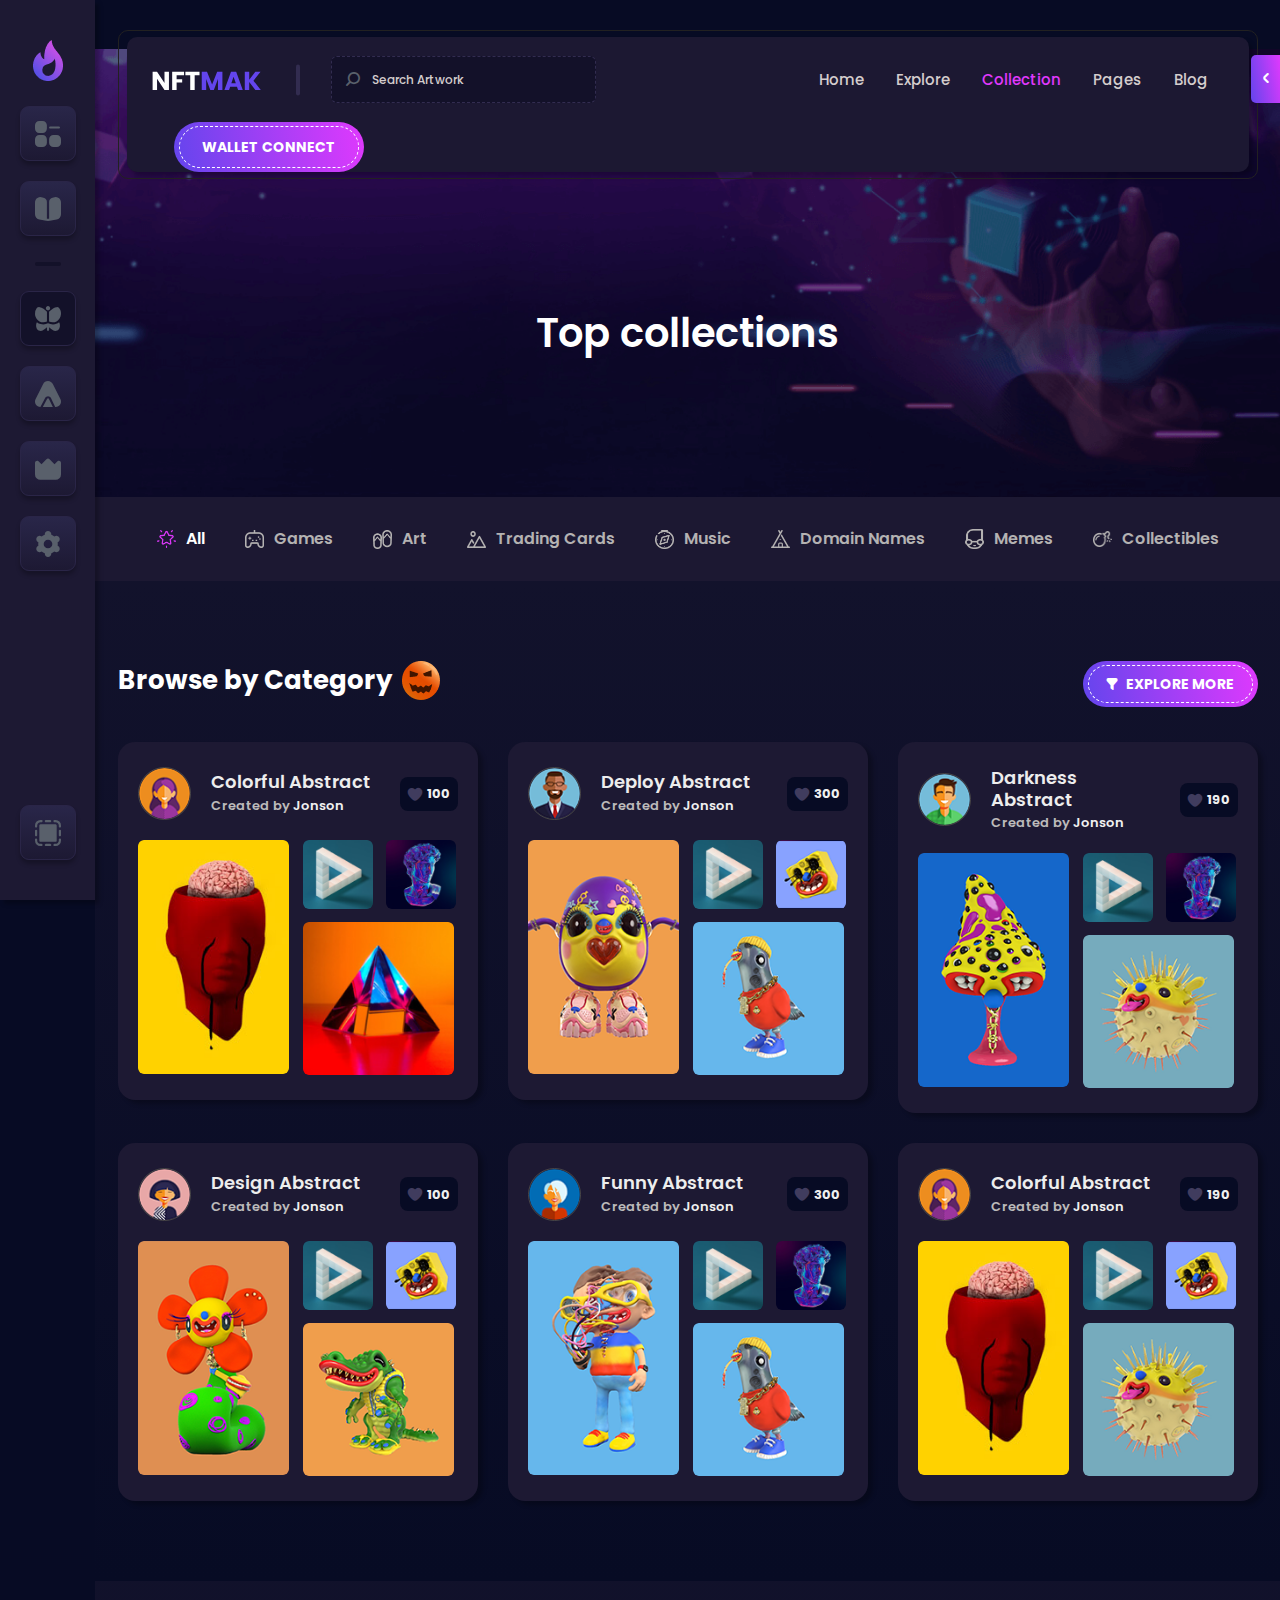
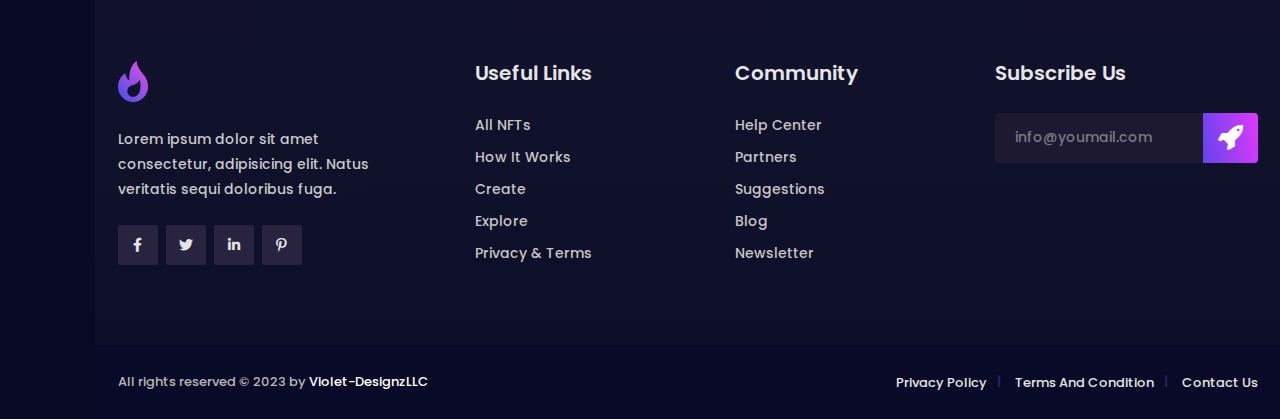
<file: collections.html>
<!doctype html>
<html class="no-js" lang="en">
    <head>
        <meta charset="utf-8">
        <meta http-equiv="x-ua-compatible" content="ie=edge">
        <title>NFTMAK - NFT Marketplace Template</title>
        <meta name="description" content="">
        <meta name="viewport" content="width=device-width, initial-scale=1">

		<link rel="shortcut icon" type="image/x-icon" href="assets/img/favicon.png">
        <!-- Place favicon.ico in the root directory -->

		<!-- CSS here -->
        <link rel="stylesheet" href="assets/css/bootstrap.min.css">
        <link rel="stylesheet" href="assets/css/animate.min.css">
        <link rel="stylesheet" href="assets/css/magnific-popup.css">
        <link rel="stylesheet" href="assets/css/fontawesome-all.min.css">
        <link rel="stylesheet" href="assets/css/uicons-solid-rounded.css">
        <link rel="stylesheet" href="assets/css/jquery.mCustomScrollbar.min.css">
        <link rel="stylesheet" href="assets/css/flaticon.css">
        <link rel="stylesheet" href="assets/css/slick.css">
        <link rel="stylesheet" href="assets/css/default.css">
        <link rel="stylesheet" href="assets/css/style.css">
        <link rel="stylesheet" href="assets/css/responsive.css">
    </head>
    <body>

        <!-- preloader -->
        <div id="preloader">
            <div id="loading-center">
                <div id="loading-center-absolute">
                    <div class="object" id="object_one"></div>
                    <div class="object" id="object_two"></div>
                    <div class="object" id="object_three"></div>
                </div>
            </div>
        </div>
        <!-- preloader-end -->

		<!-- Scroll-top -->
        <button class="scroll-top scroll-to-target" data-target="html">
            <i class="fas fa-angle-up"></i>
        </button>
        <!-- Scroll-top-end-->

        <!-- sidebar -->
        <div class="sidebar">
            <div class="sidebar-logo mb-25">
                <a href="index.html"><img src="assets/img/logo/logo.png" alt=""></a>
            </div>
            <div class="sidebar-icon">
                <ul>
                    <li><a href="index.html"><i class="fi-sr-apps-delete"></i></a></li>
                    <li><a href="nft-live-bidding.html"><i class="fi-sr-book-alt"></i></a></li>
                    <li class="active"><a href="collections.html"><i class="fi-sr-butterfly"></i></a></li>
                    <li><a href="create-item.html"><i class="fi-sr-camping"></i></a></li>
                    <li><a href="category.html"><i class="fi-sr-crown"></i></a></li>
                    <li><a href="author-profile.html"><i class="fi-sr-settings"></i></a></li>
                    <li><a href="#" id="btnFullscreen"><i class="fi-sr-tool-marquee"></i></a></li>
                </ul>
            </div>
        </div>
        <!-- sidebar-end -->

        <!-- Offcanvas-area -->
        <div class="offcanvas-wrapper">
            <div class="menu-trigger"><i class="fi-sr-angle-small-left"></i></div>
            <div class="menu-close"><i class="fi-sr-angle-small-right"></i></div>
            <div class="offcanvas-inner scroll">
                <div class="author-profile text-center mb-30">
                    <div class="author-img">
                        <img src="assets/img/others/author_img.png" alt="">
                    </div>
                    <div class="author-content">
                        <h4 class="title">Author Profile</h4>
                        <p>Super Author</p>
                        <a href="#" class="btn">checkout</a>
                    </div>
                </div>
                <div class="sidebar-slider text-center mb-25">
                    <div class="sidebar-active">
                        <div class="sidebar-img">
                            <a href="#"><img src="assets/img/others/sidebar_img01.png" alt=""></a>
                        </div>
                        <div class="sidebar-img">
                            <a href="#"><img src="assets/img/others/sidebar_img02.png" alt=""></a>
                        </div>
                        <div class="sidebar-img">
                            <a href="#"><img src="assets/img/others/sidebar_img03.png" alt=""></a>
                        </div>
                    </div>
                </div>
                <div class="overview">
                    <div class="overview-title">
                        <h4 class="title">Overview</h4>
                    </div>
                    <div class="overview-item-wrap">
                        <div class="overview-item">
                            <div class="overview-icon">
                                <i class="fi-sr-box-alt"></i>
                            </div>
                            <div class="overview-content">
                                <h4 class="title">Open project</h4>
                                <span>820</span>
                            </div>
                            <a href="#"><i class=" fi-sr-angle-small-right"></i></a>
                        </div>
                        <div class="overview-item">
                            <div class="overview-icon">
                                <i class="fi-sr-mountains"></i>
                            </div>
                            <div class="overview-content">
                                <h4 class="title">Successful Completed</h4>
                                <span>546</span>
                            </div>
                            <a href="#"><i class=" fi-sr-angle-small-right"></i></a>
                        </div>
                        <div class="overview-item">
                            <div class="overview-icon">
                                <i class=" fi-sr-hourglass-end"></i>
                            </div>
                            <div class="overview-content">
                                <h4 class="title">trending</h4>
                                <span>32</span>
                            </div>
                            <a href="#"><i class=" fi-sr-angle-small-right"></i></a>
                        </div>
                    </div>
                </div>
            </div>
        </div>
        <div class="offcanvas-overly"></div>
        <!-- Offcanvas-area-end -->

        <!-- main-content -->
        <div class="main-content">
            <!-- header-area -->
            <header>
                <div class="menu-area">
                    <div class="container">
                        <div class="row">
                            <div class="col-12">
                                <div class="mobile-nav-toggler"><i class="fas fa-bars"></i></div>
                                <div class="menu-wrap">
                                    <nav class="menu-nav">
                                        <div class="logo"><a href="index.html"><img src="assets/img/logo/naftmak.svg" alt=""></a></div>
                                        <div class="header-form">
                                            <form action="#">
                                                <button><i class="flaticon-search"></i></button>
                                                <input type="text" placeholder="Search Artwork">
                                            </form>
                                        </div>
                                        <div class="navbar-wrap main-menu d-none d-lg-flex">
                                            <ul class="navigation">
                                                <li><a href="index.html">Home</a></li>
                                                <li><a href="nft-marketplace.html">Explore</a></li>
                                                <li class="active"><a href="collections.html">Collection</a></li>
                                                <li class="menu-item-has-children"><a href="#">Pages</a>
                                                    <ul class="submenu">
                                                        <li><a href="activity.html">Activity</a></li>
                                                        <li><a href="category.html">Category</a></li>
                                                        <li><a href="ranking.html">Ranking</a></li>
                                                        <li><a href="creators.html">Creators</a></li>
                                                        <li><a href="market-single.html">Market Single</a></li>
                                                        <li><a href="nft-live-bidding.html">Live Bidding</a></li>
                                                        <li><a href="create-item.html">Create Item</a></li>
                                                        <li><a href="author-profile.html">Author Profile</a></li>
                                                        <li><a href="login-register.html">Login & Register</a></li>
                                                    </ul>
                                                </li>
                                                <li class="menu-item-has-children"><a href="#">Blog</a>
                                                    <ul class="submenu">
                                                        <li><a href="blog.html">Our Blog</a></li>
                                                        <li><a href="blog-details.html">Blog Details</a></li>
                                                    </ul>
                                                </li>
                                            </ul>
                                        </div>
                                        <div class="header-action d-none d-md-block">
                                            <ul>
                                                <li class="header-btn"><a href="connect-wallets.html" class="btn">Wallet Connect</a></li>
                                            </ul>
                                        </div>
                                    </nav>
                                </div>
                                <!-- Mobile Menu  -->
                                <div class="mobile-menu">
                                    <nav class="menu-box">
                                        <div class="close-btn"><i class="fas fa-times"></i></div>
                                        <div class="nav-logo"><a href="index.html"><img src="assets/img/logo/logo.png" alt="" title=""></a>
                                        </div>
                                        <div class="menu-outer">
                                            <!--Here Menu Will Come Automatically Via Javascript / Same Menu as in Header-->
                                        </div>
                                        <div class="social-links">
                                            <ul class="clearfix">
                                                <li><a href="#"><span class="fab fa-twitter"></span></a></li>
                                                <li><a href="#"><span class="fab fa-facebook-f"></span></a></li>
                                                <li><a href="#"><span class="fab fa-pinterest-p"></span></a></li>
                                                <li><a href="#"><span class="fab fa-instagram"></span></a></li>
                                                <li><a href="#"><span class="fab fa-youtube"></span></a></li>
                                            </ul>
                                        </div>
                                    </nav>
                                </div>
                                <div class="menu-backdrop"></div>
                                <!-- End Mobile Menu -->
                            </div>
                        </div>
                    </div>
                </div>
            </header>
            <!-- header-area-end -->

            <!-- main-area -->
            <main>

                <!-- breadcrumb-area -->
                <section class="breadcrumb-area breadcrumb-bg">
                    <div class="container">
                        <div class="row justify-content-center">
                            <div class="col-lg-6 col-md-8">
                                <div class="breadcrumb-content text-center">
                                    <h3 class="title">Top collections</h3>
                                </div>
                            </div>
                        </div>
                    </div>
                </section>
                <!-- breadcrumb-area-end -->

                <!-- category-area -->
                <div class="category-area">
                    <div class="container">
                        <div class="row">
                            <div class="col-12">
                                <ul class="category-list">
                                    <li class="active"><a href="index.html"><img src="assets/img/icons/cat_001.png" alt=""> All</a></li>
                                    <li><a href="nft-marketplace.html"><img src="assets/img/icons/cat_01.png" alt=""> Games</a></li>
                                    <li><a href="nft-marketplace.html"><img src="assets/img/icons/cat_02.png" alt=""> Art</a></li>
                                    <li><a href="nft-marketplace.html"><img src="assets/img/icons/cat_03.png" alt=""> Trading Cards</a></li>
                                    <li><a href="nft-marketplace.html"><img src="assets/img/icons/cat_04.png" alt=""> Music</a></li>
                                    <li><a href="nft-marketplace.html"><img src="assets/img/icons/cat_05.png" alt=""> Domain Names</a></li>
                                    <li><a href="nft-marketplace.html"><img src="assets/img/icons/cat_06.png" alt=""> Memes</a></li>
                                    <li><a href="nft-marketplace.html"><img src="assets/img/icons/cat_07.png" alt=""> Collectibles</a></li>
                                </ul>
                            </div>
                        </div>
                    </div>
                </div>
                <!-- category-area-end -->

                <!-- week-features-area -->
                <section class="inner-week-features-area">
                    <div class="container">
                        <div class="row mb-35">
                            <div class="col-md-7 col-sm-8">
                                <div class="section-title">
                                    <h2 class="title">Browse by Category <img src="assets/img/icons/title_icon02.png" alt=""></h2>
                                </div>
                            </div>
                            <div class="col-md-5 col-sm-4">
                                <div class="section-button text-end">
                                    <a href="nft-marketplace.html" class="btn filter-btn"><i class="fi-sr-filter"></i> Explore More</a>
                                </div>
                            </div>
                        </div>
                        <div class="row">
                            <div class="col-xl-4 col-lg-5">
                                <div class="week-features-item">
                                    <div class="features-item-top">
                                        <div class="features-avatar">
                                            <div class="features-avatar-thumb">
                                                <a href="author-profile.html"><img src="assets/img/others/features_avatar.png" alt=""></a>
                                            </div>
                                            <div class="features-avatar-info">
                                                <h5 class="title"><a href="nft-marketplace.html">Colorful Abstract</a></h5>
                                                <span>Created by <a href="author-profile.html">Jonson</a></span>
                                            </div>
                                        </div>
                                        <div class="features-item-wishlist">
                                            <a href="#">100</a>
                                        </div>
                                    </div>
                                    <ul class="features-img-wrap">
                                        <li class="grid-item"><img src="assets/img/others/features_img01.png" alt=""></li>
                                        <li class="grid-item"><img src="assets/img/others/features_img02.png" alt=""></li>
                                        <li class="grid-item"><img src="assets/img/others/features_img03.png" alt=""></li>
                                        <li class="grid-item"><img src="assets/img/others/features_img04.png" alt=""></li>
                                    </ul>
                                </div>
                            </div>
                            <div class="col-xl-4 col-lg-5">
                                <div class="week-features-item">
                                    <div class="features-item-top">
                                        <div class="features-avatar">
                                            <div class="features-avatar-thumb">
                                                <a href="author-profile.html"><img src="assets/img/others/features_avatar02.png" alt=""></a>
                                            </div>
                                            <div class="features-avatar-info">
                                                <h5 class="title"><a href="nft-marketplace.html">Deploy Abstract</a></h5>
                                                <span>Created by <a href="author-profile.html">Jonson</a></span>
                                            </div>
                                        </div>
                                        <div class="features-item-wishlist">
                                            <a href="#">300</a>
                                        </div>
                                    </div>
                                    <ul class="features-img-wrap">
                                        <li class="grid-item"><img src="assets/img/others/s_features_img01.png" alt=""></li>
                                        <li class="grid-item"><img src="assets/img/others/features_img02.png" alt=""></li>
                                        <li class="grid-item"><img src="assets/img/others/s_features_img03.png" alt=""></li>
                                        <li class="grid-item"><img src="assets/img/others/s_features_img04.png" alt=""></li>
                                    </ul>
                                </div>
                            </div>
                            <div class="col-xl-4 col-lg-5">
                                <div class="week-features-item">
                                    <div class="features-item-top">
                                        <div class="features-avatar">
                                            <div class="features-avatar-thumb">
                                                <a href="author-profile.html"><img src="assets/img/others/features_avatar03.png" alt=""></a>
                                            </div>
                                            <div class="features-avatar-info">
                                                <h5 class="title"><a href="nft-marketplace.html">Darkness Abstract</a></h5>
                                                <span>Created by <a href="author-profile.html">Jonson</a></span>
                                            </div>
                                        </div>
                                        <div class="features-item-wishlist">
                                            <a href="#">190</a>
                                        </div>
                                    </div>
                                    <ul class="features-img-wrap">
                                        <li class="grid-item"><img src="assets/img/others/t_features_img01.png" alt=""></li>
                                        <li class="grid-item"><img src="assets/img/others/features_img02.png" alt=""></li>
                                        <li class="grid-item"><img src="assets/img/others/features_img03.png" alt=""></li>
                                        <li class="grid-item"><img src="assets/img/others/t_features_img04.png" alt=""></li>
                                    </ul>
                                </div>
                            </div>
                            <div class="col-xl-4 col-lg-5">
                                <div class="week-features-item">
                                    <div class="features-item-top">
                                        <div class="features-avatar">
                                            <div class="features-avatar-thumb">
                                                <a href="author-profile.html"><img src="assets/img/others/features_avatar04.png" alt=""></a>
                                            </div>
                                            <div class="features-avatar-info">
                                                <h5 class="title"><a href="nft-marketplace.html">Design Abstract</a></h5>
                                                <span>Created by <a href="author-profile.html">Jonson</a></span>
                                            </div>
                                        </div>
                                        <div class="features-item-wishlist">
                                            <a href="#">100</a>
                                        </div>
                                    </div>
                                    <ul class="features-img-wrap">
                                        <li class="grid-item"><img src="assets/img/others/f_features_img01.png" alt=""></li>
                                        <li class="grid-item"><img src="assets/img/others/features_img02.png" alt=""></li>
                                        <li class="grid-item"><img src="assets/img/others/s_features_img03.png" alt=""></li>
                                        <li class="grid-item"><img src="assets/img/others/f_features_img04.png" alt=""></li>
                                    </ul>
                                </div>
                            </div>
                            <div class="col-xl-4 col-lg-5">
                                <div class="week-features-item">
                                    <div class="features-item-top">
                                        <div class="features-avatar">
                                            <div class="features-avatar-thumb">
                                                <a href="author-profile.html"><img src="assets/img/others/features_avatar05.png" alt=""></a>
                                            </div>
                                            <div class="features-avatar-info">
                                                <h5 class="title"><a href="nft-marketplace.html">Funny Abstract</a></h5>
                                                <span>Created by <a href="author-profile.html">Jonson</a></span>
                                            </div>
                                        </div>
                                        <div class="features-item-wishlist">
                                            <a href="#">300</a>
                                        </div>
                                    </div>
                                    <ul class="features-img-wrap">
                                        <li class="grid-item"><img src="assets/img/others/features_img_01.png" alt=""></li>
                                        <li class="grid-item"><img src="assets/img/others/features_img02.png" alt=""></li>
                                        <li class="grid-item"><img src="assets/img/others/features_img03.png" alt=""></li>
                                        <li class="grid-item"><img src="assets/img/others/s_features_img04.png" alt=""></li>
                                    </ul>
                                </div>
                            </div>
                            <div class="col-xl-4 col-lg-5">
                                <div class="week-features-item">
                                    <div class="features-item-top">
                                        <div class="features-avatar">
                                            <div class="features-avatar-thumb">
                                                <a href="author-profile.html"><img src="assets/img/others/features_avatar.png" alt=""></a>
                                            </div>
                                            <div class="features-avatar-info">
                                                <h5 class="title"><a href="nft-marketplace.html">Colorful Abstract</a></h5>
                                                <span>Created by <a href="author-profile.html">Jonson</a></span>
                                            </div>
                                        </div>
                                        <div class="features-item-wishlist">
                                            <a href="#">190</a>
                                        </div>
                                    </div>
                                    <ul class="features-img-wrap">
                                        <li class="grid-item"><img src="assets/img/others/features_img01.png" alt=""></li>
                                        <li class="grid-item"><img src="assets/img/others/features_img02.png" alt=""></li>
                                        <li class="grid-item"><img src="assets/img/others/s_features_img03.png" alt=""></li>
                                        <li class="grid-item"><img src="assets/img/others/t_features_img04.png" alt=""></li>
                                    </ul>
                                </div>
                            </div>
                        </div>
                    </div>
                </section>
                <!-- week-features-area-end -->

            </main>
            <!-- main-area-end -->


            <!-- footer-area -->
            <footer>
                <div class="footer-top-wrap">
                    <div class="container">
                        <div class="row justify-content-between">
                            <div class="col-xl-3 col-lg-4 col-md-5 col-sm-9">
                                <div class="footer-widget">
                                    <div class="footer-logo mb-25">
                                        <a href="index.html"><img src="assets/img/logo/logo.png" alt=""></a>
                                    </div>
                                    <p>Lorem ipsum dolor sit amet consectetur, adipisicing elit. Natus veritatis sequi doloribus
                                        fuga.</p>
                                    <ul class="footer-social">
                                        <li><a href="#"><i class="fab fa-facebook-f"></i></a></li>
                                        <li><a href="#"><i class="fab fa-twitter"></i></a></li>
                                        <li><a href="#"><i class="fab fa-linkedin-in"></i></a></li>
                                        <li><a href="#"><i class="fab fa-pinterest-p"></i></a></li>
                                    </ul>
                                </div>
                            </div>
                            <div class="col-lg-2 col-md-3 col-sm-6">
                                <div class="footer-widget">
                                    <h4 class="fw-title">Useful Links</h4>
                                    <ul class="fw-links">
                                        <li><a href="nft-marketplace.html">All NFTs</a></li>
                                        <li><a href="login-register.html">How It Works</a></li>
                                        <li><a href="create-item.html">Create</a></li>
                                        <li><a href="nft-marketplace.html">Explore</a></li>
                                        <li><a href="login-register.html">Privacy & Terms</a></li>
                                    </ul>
                                </div>
                            </div>
                            <div class="col-lg-2 col-md-3 col-sm-6">
                                <div class="footer-widget">
                                    <h4 class="fw-title">Community</h4>
                                    <ul class="fw-links">
                                        <li><a href="login-register.html">Help Center</a></li>
                                        <li><a href="login-register.html">Partners</a></li>
                                        <li><a href="login-register.html">Suggestions</a></li>
                                        <li><a href="blog.html">Blog</a></li>
                                        <li><a href="login-register.html">Newsletter</a></li>
                                    </ul>
                                </div>
                            </div>
                            <div class="col-xl-3 col-lg-4 col-md-6">
                                <div class="footer-widget">
                                    <h4 class="fw-title">Subscribe Us</h4>
                                    <form action="#" class="newsletter-form">
                                        <input type="email" placeholder="info@youmail.com">
                                        <button type="submit"><i class="flaticon-small-rocket-ship-silhouette"></i></button>
                                    </form>
                                </div>
                            </div>
                        </div>
                    </div>
                </div>
                <div class="copyright-wrap">
                    <div class="container">
                        <div class="row align-items-center">
                            <div class="col-md-6">
                                <div class="copyright-text">
			<p>All rights reserved © 2023 by <a href="#">Violet-DesignzLLC</a></p>
                                </div>
                            </div>
                            <div class="col-md-6">
                                <ul class="copyright-link-list">
                                    <li><a href="login-register.html">Privacy Policy</a></li>
                                    <li><a href="login-register.html">Terms And Condition</a></li>
                                    <li><a href="login-register.html">Contact Us</a></li>
                                </ul>
                            </div>
                        </div>
                    </div>
                </div>
            </footer>
            <!-- footer-area-end -->

        </div>
        <!-- main-content-end -->



		<!-- JS here -->
        <script src="assets/js/vendor/jquery-3.6.0.min.js"></script>
        <script src="assets/js/bootstrap.min.js"></script>
        <script src="assets/js/isotope.pkgd.min.js"></script>
        <script src="assets/js/imagesloaded.pkgd.min.js"></script>
        <script src="assets/js/jquery.magnific-popup.min.js"></script>
        <script src="assets/js/jquery.mCustomScrollbar.concat.min.js"></script>
        <script src="assets/js/slick.min.js"></script>
        <script src="assets/js/wow.min.js"></script>
        <script src="assets/js/plugins.js"></script>
        <script src="assets/js/main.js"></script>
    </body>
</html>
</file>
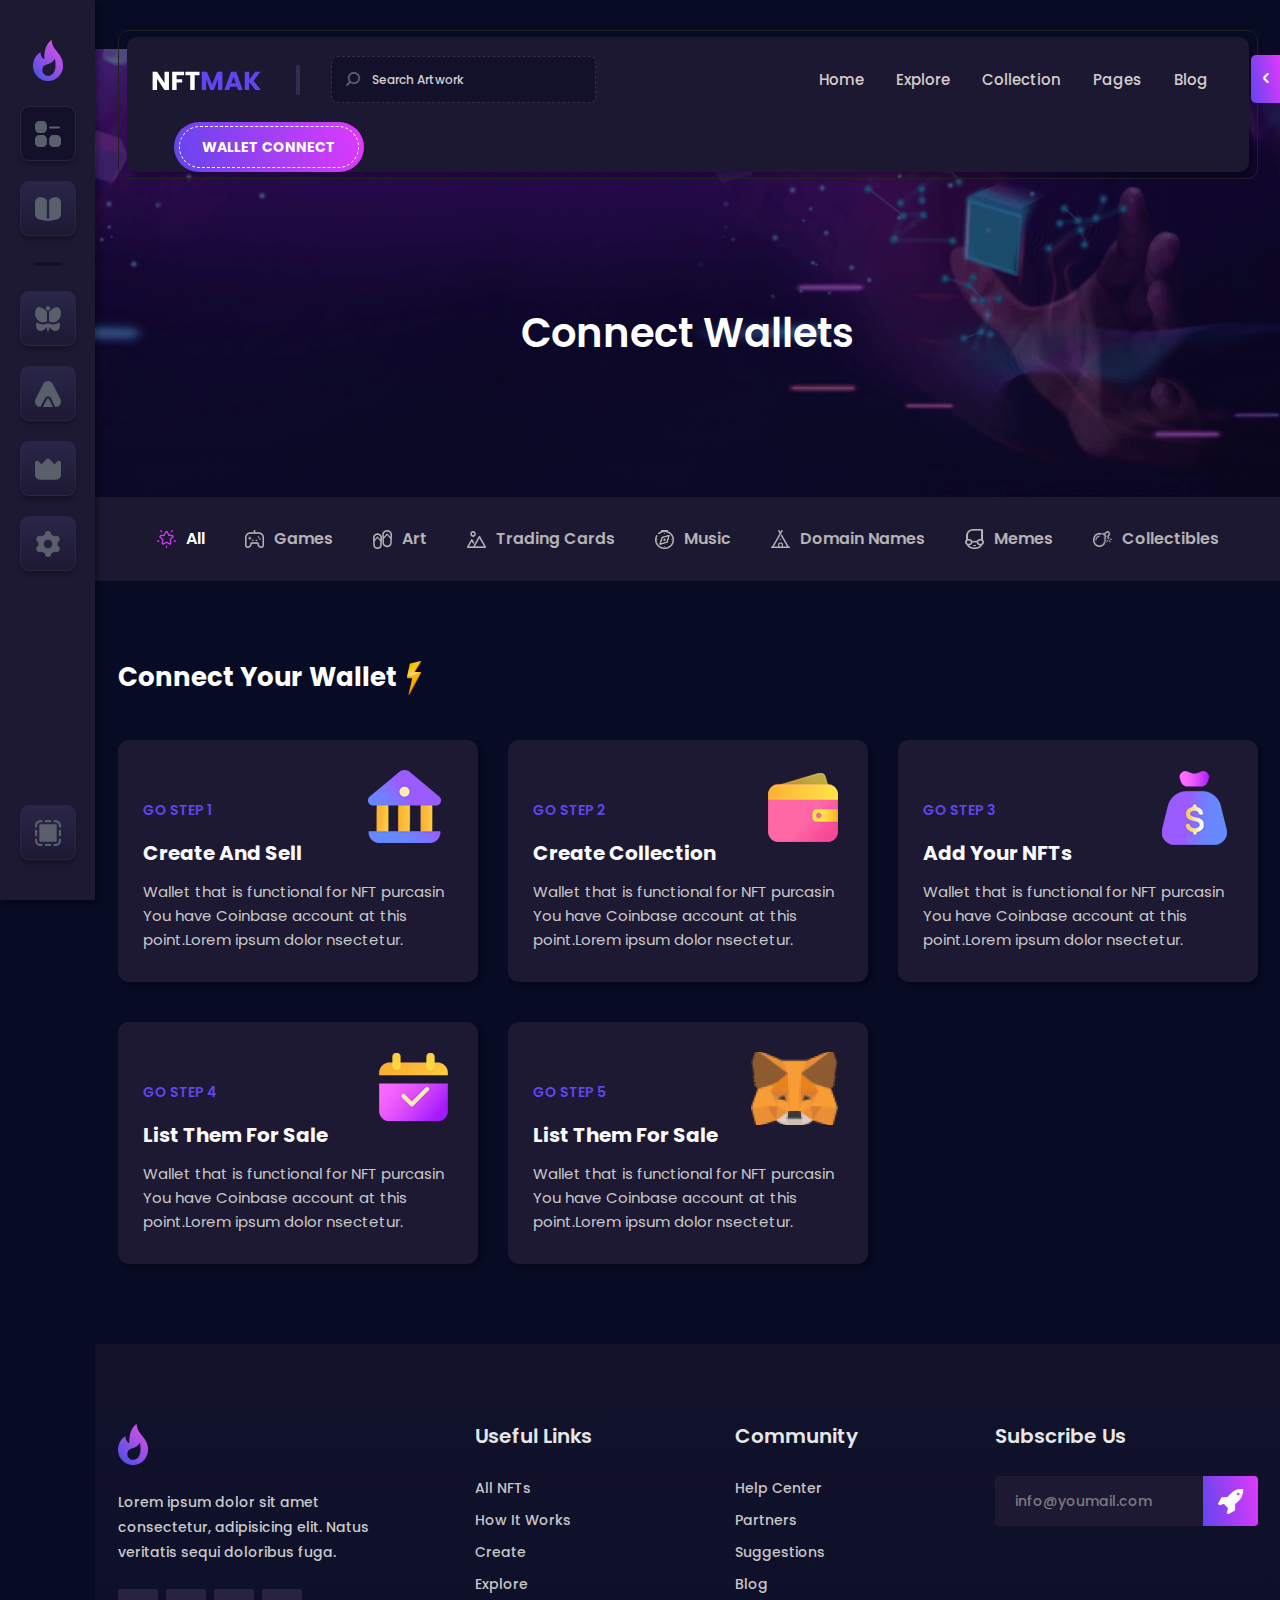
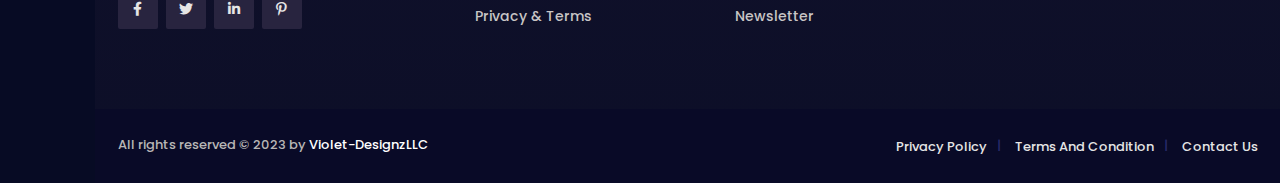
<file: connect-wallets.html>
<!doctype html>
<html class="no-js" lang="en">
    <head>
        <meta charset="utf-8">
        <meta http-equiv="x-ua-compatible" content="ie=edge">
        <title>NFTMAK - NFT Marketplace Template</title>
        <meta name="description" content="">
        <meta name="viewport" content="width=device-width, initial-scale=1">

		<link rel="shortcut icon" type="image/x-icon" href="assets/img/favicon.png">
        <!-- Place favicon.ico in the root directory -->

		<!-- CSS here -->
        <link rel="stylesheet" href="assets/css/bootstrap.min.css">
        <link rel="stylesheet" href="assets/css/animate.min.css">
        <link rel="stylesheet" href="assets/css/magnific-popup.css">
        <link rel="stylesheet" href="assets/css/fontawesome-all.min.css">
        <link rel="stylesheet" href="assets/css/uicons-solid-rounded.css">
        <link rel="stylesheet" href="assets/css/jquery.mCustomScrollbar.min.css">
        <link rel="stylesheet" href="assets/css/flaticon.css">
        <link rel="stylesheet" href="assets/css/slick.css">
        <link rel="stylesheet" href="assets/css/default.css">
        <link rel="stylesheet" href="assets/css/style.css">
        <link rel="stylesheet" href="assets/css/responsive.css">
    </head>
    <body>

        <!-- preloader -->
        <div id="preloader">
            <div id="loading-center">
                <div id="loading-center-absolute">
                    <div class="object" id="object_one"></div>
                    <div class="object" id="object_two"></div>
                    <div class="object" id="object_three"></div>
                </div>
            </div>
        </div>
        <!-- preloader-end -->

		<!-- Scroll-top -->
        <button class="scroll-top scroll-to-target" data-target="html">
            <i class="fas fa-angle-up"></i>
        </button>
        <!-- Scroll-top-end-->

        <!-- sidebar -->
        <div class="sidebar">
            <div class="sidebar-logo mb-25">
                <a href="index.html"><img src="assets/img/logo/logo.png" alt=""></a>
            </div>
            <div class="sidebar-icon">
                <ul>
                    <li class="active"><a href="index.html"><i class="fi-sr-apps-delete"></i></a></li>
                    <li><a href="nft-live-bidding.html"><i class="fi-sr-book-alt"></i></a></li>
                    <li><a href="collections.html"><i class="fi-sr-butterfly"></i></a></li>
                    <li><a href="create-item.html"><i class="fi-sr-camping"></i></a></li>
                    <li><a href="category.html"><i class="fi-sr-crown"></i></a></li>
                    <li><a href="author-profile.html"><i class="fi-sr-settings"></i></a></li>
                    <li><a href="#" id="btnFullscreen"><i class="fi-sr-tool-marquee"></i></a></li>
                </ul>
            </div>
        </div>
        <!-- sidebar-end -->

        <!-- Offcanvas-area -->
        <div class="offcanvas-wrapper">
            <div class="menu-trigger"><i class="fi-sr-angle-small-left"></i></div>
            <div class="menu-close"><i class="fi-sr-angle-small-right"></i></div>
            <div class="offcanvas-inner scroll">
                <div class="author-profile text-center mb-30">
                    <div class="author-img">
                        <img src="assets/img/others/author_img.png" alt="">
                    </div>
                    <div class="author-content">
                        <h4 class="title">Author Profile</h4>
                        <p>Super Author</p>
                        <a href="#" class="btn">checkout</a>
                    </div>
                </div>
                <div class="sidebar-slider text-center mb-25">
                    <div class="sidebar-active">
                        <div class="sidebar-img">
                            <a href="#"><img src="assets/img/others/sidebar_img01.png" alt=""></a>
                        </div>
                        <div class="sidebar-img">
                            <a href="#"><img src="assets/img/others/sidebar_img02.png" alt=""></a>
                        </div>
                        <div class="sidebar-img">
                            <a href="#"><img src="assets/img/others/sidebar_img03.png" alt=""></a>
                        </div>
                    </div>
                </div>
                <div class="overview">
                    <div class="overview-title">
                        <h4 class="title">Overview</h4>
                    </div>
                    <div class="overview-item-wrap">
                        <div class="overview-item">
                            <div class="overview-icon">
                                <i class="fi-sr-box-alt"></i>
                            </div>
                            <div class="overview-content">
                                <h4 class="title">Open project</h4>
                                <span>820</span>
                            </div>
                            <a href="#"><i class=" fi-sr-angle-small-right"></i></a>
                        </div>
                        <div class="overview-item">
                            <div class="overview-icon">
                                <i class="fi-sr-mountains"></i>
                            </div>
                            <div class="overview-content">
                                <h4 class="title">Successful Completed</h4>
                                <span>546</span>
                            </div>
                            <a href="#"><i class=" fi-sr-angle-small-right"></i></a>
                        </div>
                        <div class="overview-item">
                            <div class="overview-icon">
                                <i class=" fi-sr-hourglass-end"></i>
                            </div>
                            <div class="overview-content">
                                <h4 class="title">trending</h4>
                                <span>32</span>
                            </div>
                            <a href="#"><i class=" fi-sr-angle-small-right"></i></a>
                        </div>
                    </div>
                </div>
            </div>
        </div>
        <div class="offcanvas-overly"></div>
        <!-- Offcanvas-area-end -->

        <!-- main-content -->
        <div class="main-content">
            <!-- header-area -->
            <header>
                <div class="menu-area">
                    <div class="container">
                        <div class="row">
                            <div class="col-12">
                                <div class="mobile-nav-toggler"><i class="fas fa-bars"></i></div>
                                <div class="menu-wrap">
                                    <nav class="menu-nav">
                                        <div class="logo"><a href="index.html"><img src="assets/img/logo/naftmak.svg" alt=""></a></div>
                                        <div class="header-form">
                                            <form action="#">
                                                <button><i class="flaticon-search"></i></button>
                                                <input type="text" placeholder="Search Artwork">
                                            </form>
                                        </div>
                                        <div class="navbar-wrap main-menu d-none d-lg-flex">
                                            <ul class="navigation">
                                                <li><a href="index.html">Home</a></li>
                                                <li><a href="nft-marketplace.html">Explore</a></li>
                                                <li><a href="collections.html">Collection</a></li>
                                                <li class="menu-item-has-children"><a href="#">Pages</a>
                                                    <ul class="submenu">
                                                        <li><a href="activity.html">Activity</a></li>
                                                        <li><a href="category.html">Category</a></li>
                                                        <li><a href="ranking.html">Ranking</a></li>
                                                        <li><a href="creators.html">Creators</a></li>
                                                        <li><a href="market-single.html">Market Single</a></li>
                                                        <li><a href="nft-live-bidding.html">Live Bidding</a></li>
                                                        <li><a href="create-item.html">Create Item</a></li>
                                                        <li><a href="author-profile.html">Author Profile</a></li>
                                                        <li><a href="login-register.html">Login & Register</a></li>
                                                    </ul>
                                                </li>
                                                <li class="menu-item-has-children"><a href="#">Blog</a>
                                                    <ul class="submenu">
                                                        <li><a href="blog.html">Our Blog</a></li>
                                                        <li><a href="blog-details.html">Blog Details</a></li>
                                                    </ul>
                                                </li>
                                            </ul>
                                        </div>
                                        <div class="header-action d-none d-md-block">
                                            <ul>
                                                <li class="header-btn"><a href="connect-wallets.html" class="btn">Wallet Connect</a></li>
                                            </ul>
                                        </div>
                                    </nav>
                                </div>
                                <!-- Mobile Menu  -->
                                <div class="mobile-menu">
                                    <nav class="menu-box">
                                        <div class="close-btn"><i class="fas fa-times"></i></div>
                                        <div class="nav-logo"><a href="index.html"><img src="assets/img/logo/logo.png" alt="" title=""></a>
                                        </div>
                                        <div class="menu-outer">
                                            <!--Here Menu Will Come Automatically Via Javascript / Same Menu as in Header-->
                                        </div>
                                        <div class="social-links">
                                            <ul class="clearfix">
                                                <li><a href="#"><span class="fab fa-twitter"></span></a></li>
                                                <li><a href="#"><span class="fab fa-facebook-f"></span></a></li>
                                                <li><a href="#"><span class="fab fa-pinterest-p"></span></a></li>
                                                <li><a href="#"><span class="fab fa-instagram"></span></a></li>
                                                <li><a href="#"><span class="fab fa-youtube"></span></a></li>
                                            </ul>
                                        </div>
                                    </nav>
                                </div>
                                <div class="menu-backdrop"></div>
                                <!-- End Mobile Menu -->
                            </div>
                        </div>
                    </div>
                </div>
            </header>
            <!-- header-area-end -->

            <!-- main-area -->
            <main>

                <!-- breadcrumb-area -->
                <section class="breadcrumb-area breadcrumb-bg">
                    <div class="container">
                        <div class="row justify-content-center">
                            <div class="col-lg-6 col-md-8">
                                <div class="breadcrumb-content text-center">
                                    <h3 class="title">Connect Wallets</h3>
                                </div>
                            </div>
                        </div>
                    </div>
                </section>
                <!-- breadcrumb-area-end -->

                <!-- category-area -->
                <div class="category-area">
                    <div class="container">
                        <div class="row">
                            <div class="col-12">
                                <ul class="category-list">
                                    <li class="active"><a href="index.html"><img src="assets/img/icons/cat_001.png" alt=""> All</a></li>
                                    <li><a href="nft-marketplace.html"><img src="assets/img/icons/cat_01.png" alt=""> Games</a></li>
                                    <li><a href="nft-marketplace.html"><img src="assets/img/icons/cat_02.png" alt=""> Art</a></li>
                                    <li><a href="nft-marketplace.html"><img src="assets/img/icons/cat_03.png" alt=""> Trading Cards</a></li>
                                    <li><a href="nft-marketplace.html"><img src="assets/img/icons/cat_04.png" alt=""> Music</a></li>
                                    <li><a href="nft-marketplace.html"><img src="assets/img/icons/cat_05.png" alt=""> Domain Names</a></li>
                                    <li><a href="nft-marketplace.html"><img src="assets/img/icons/cat_06.png" alt=""> Memes</a></li>
                                    <li><a href="nft-marketplace.html"><img src="assets/img/icons/cat_07.png" alt=""> Collectibles</a></li>
                                </ul>
                            </div>
                        </div>
                    </div>
                </div>
                <!-- category-area-end -->

                <!-- sell-nfts-area -->
                <section class="sell-nfts-inner-area">
                    <div class="container">
                        <div class="row">
                            <div class="col-lg-12">
                                <div class="section-title mb-45">
                                    <h2 class="title">Connect Your Wallet <img src="assets/img/icons/title_icon01.png" alt="">
                                    </h2>
                                </div>
                            </div>
                        </div>
                        <div class="row">
                            <div class="col-lg-4 col-md-6">
                                <div class="sell-nfts-item">
                                    <img src="assets/img/icons/nfts_01.png" alt="" class="icon">
                                    <span class="step-count">go step 1</span>
                                    <h5 class="title">Create And Sell</h5>
                                    <p>Wallet that is functional for NFT purcasin You have Coinbase account at this point.Lorem ipsum dolor nsectetur.</p>
                                </div>
                            </div>
                            <div class="col-lg-4 col-md-6">
                                <div class="sell-nfts-item">
                                    <img src="assets/img/icons/nfts_02.png" alt="" class="icon">
                                    <span class="step-count">go step 2</span>
                                    <h5 class="title">Create Collection</h5>
                                    <p>Wallet that is functional for NFT purcasin You have Coinbase account at this point.Lorem ipsum dolor nsectetur.</p>
                                </div>
                            </div>
                            <div class="col-lg-4 col-md-6">
                                <div class="sell-nfts-item">
                                    <img src="assets/img/icons/nfts_03.png" alt="" class="icon">
                                    <span class="step-count">go step 3</span>
                                    <h5 class="title">Add Your NFTs</h5>
                                    <p>Wallet that is functional for NFT purcasin You have Coinbase account at this point.Lorem ipsum dolor nsectetur.</p>
                                </div>
                            </div>
                            <div class="col-lg-4 col-md-6">
                                <div class="sell-nfts-item">
                                    <img src="assets/img/icons/nfts_04.png" alt="" class="icon">
                                    <span class="step-count">go step 4</span>
                                    <h5 class="title">List Them For Sale</h5>
                                    <p>Wallet that is functional for NFT purcasin You have Coinbase account at this point.Lorem ipsum dolor nsectetur.</p>
                                </div>
                            </div>
                            <div class="col-lg-4 col-md-6">
                                <div class="sell-nfts-item">
                                    <img src="assets/img/icons/nfts_05.png" alt="" class="icon">
                                    <span class="step-count">go step 5</span>
                                    <h5 class="title">List Them For Sale</h5>
                                    <p>Wallet that is functional for NFT purcasin You have Coinbase account at this point.Lorem ipsum dolor nsectetur.</p>
                                </div>
                            </div>
                        </div>
                    </div>
                </section>
                <!-- sell-nfts-area-end -->

            </main>
            <!-- main-area-end -->


            <!-- footer-area -->
            <footer>
                <div class="footer-top-wrap">
                    <div class="container">
                        <div class="row justify-content-between">
                            <div class="col-xl-3 col-lg-4 col-md-5 col-sm-9">
                                <div class="footer-widget">
                                    <div class="footer-logo mb-25">
                                        <a href="index.html"><img src="assets/img/logo/logo.png" alt=""></a>
                                    </div>
                                    <p>Lorem ipsum dolor sit amet consectetur, adipisicing elit. Natus veritatis sequi doloribus
                                        fuga.</p>
                                    <ul class="footer-social">
                                        <li><a href="#"><i class="fab fa-facebook-f"></i></a></li>
                                        <li><a href="#"><i class="fab fa-twitter"></i></a></li>
                                        <li><a href="#"><i class="fab fa-linkedin-in"></i></a></li>
                                        <li><a href="#"><i class="fab fa-pinterest-p"></i></a></li>
                                    </ul>
                                </div>
                            </div>
                            <div class="col-lg-2 col-md-3 col-sm-6">
                                <div class="footer-widget">
                                    <h4 class="fw-title">Useful Links</h4>
                                    <ul class="fw-links">
                                        <li><a href="nft-marketplace.html">All NFTs</a></li>
                                        <li><a href="login-register.html">How It Works</a></li>
                                        <li><a href="create-item.html">Create</a></li>
                                        <li><a href="nft-marketplace.html">Explore</a></li>
                                        <li><a href="login-register.html">Privacy & Terms</a></li>
                                    </ul>
                                </div>
                            </div>
                            <div class="col-lg-2 col-md-3 col-sm-6">
                                <div class="footer-widget">
                                    <h4 class="fw-title">Community</h4>
                                    <ul class="fw-links">
                                        <li><a href="login-register.html">Help Center</a></li>
                                        <li><a href="login-register.html">Partners</a></li>
                                        <li><a href="login-register.html">Suggestions</a></li>
                                        <li><a href="blog.html">Blog</a></li>
                                        <li><a href="login-register.html">Newsletter</a></li>
                                    </ul>
                                </div>
                            </div>
                            <div class="col-xl-3 col-lg-4 col-md-6">
                                <div class="footer-widget">
                                    <h4 class="fw-title">Subscribe Us</h4>
                                    <form action="#" class="newsletter-form">
                                        <input type="email" placeholder="info@youmail.com">
                                        <button type="submit"><i class="flaticon-small-rocket-ship-silhouette"></i></button>
                                    </form>
                                </div>
                            </div>
                        </div>
                    </div>
                </div>
                <div class="copyright-wrap">
                    <div class="container">
                        <div class="row align-items-center">
                            <div class="col-md-6">
                                <div class="copyright-text">
				<p>All rights reserved © 2023 by <a href="#">Violet-DesignzLLC</a></p>
                                </div>
                            </div>
                            <div class="col-md-6">
                                <ul class="copyright-link-list">
                                    <li><a href="login-register.html">Privacy Policy</a></li>
                                    <li><a href="login-register.html">Terms And Condition</a></li>
                                    <li><a href="login-register.html">Contact Us</a></li>
                                </ul>
                            </div>
                        </div>
                    </div>
                </div>
            </footer>
            <!-- footer-area-end -->

        </div>
        <!-- main-content-end -->



		<!-- JS here -->
        <script src="assets/js/vendor/jquery-3.6.0.min.js"></script>
        <script src="assets/js/bootstrap.min.js"></script>
        <script src="assets/js/isotope.pkgd.min.js"></script>
        <script src="assets/js/imagesloaded.pkgd.min.js"></script>
        <script src="assets/js/jquery.magnific-popup.min.js"></script>
        <script src="assets/js/jquery.mCustomScrollbar.concat.min.js"></script>
        <script src="assets/js/slick.min.js"></script>
        <script src="assets/js/wow.min.js"></script>
        <script src="assets/js/plugins.js"></script>
        <script src="assets/js/main.js"></script>
    </body>
</html>
</file>
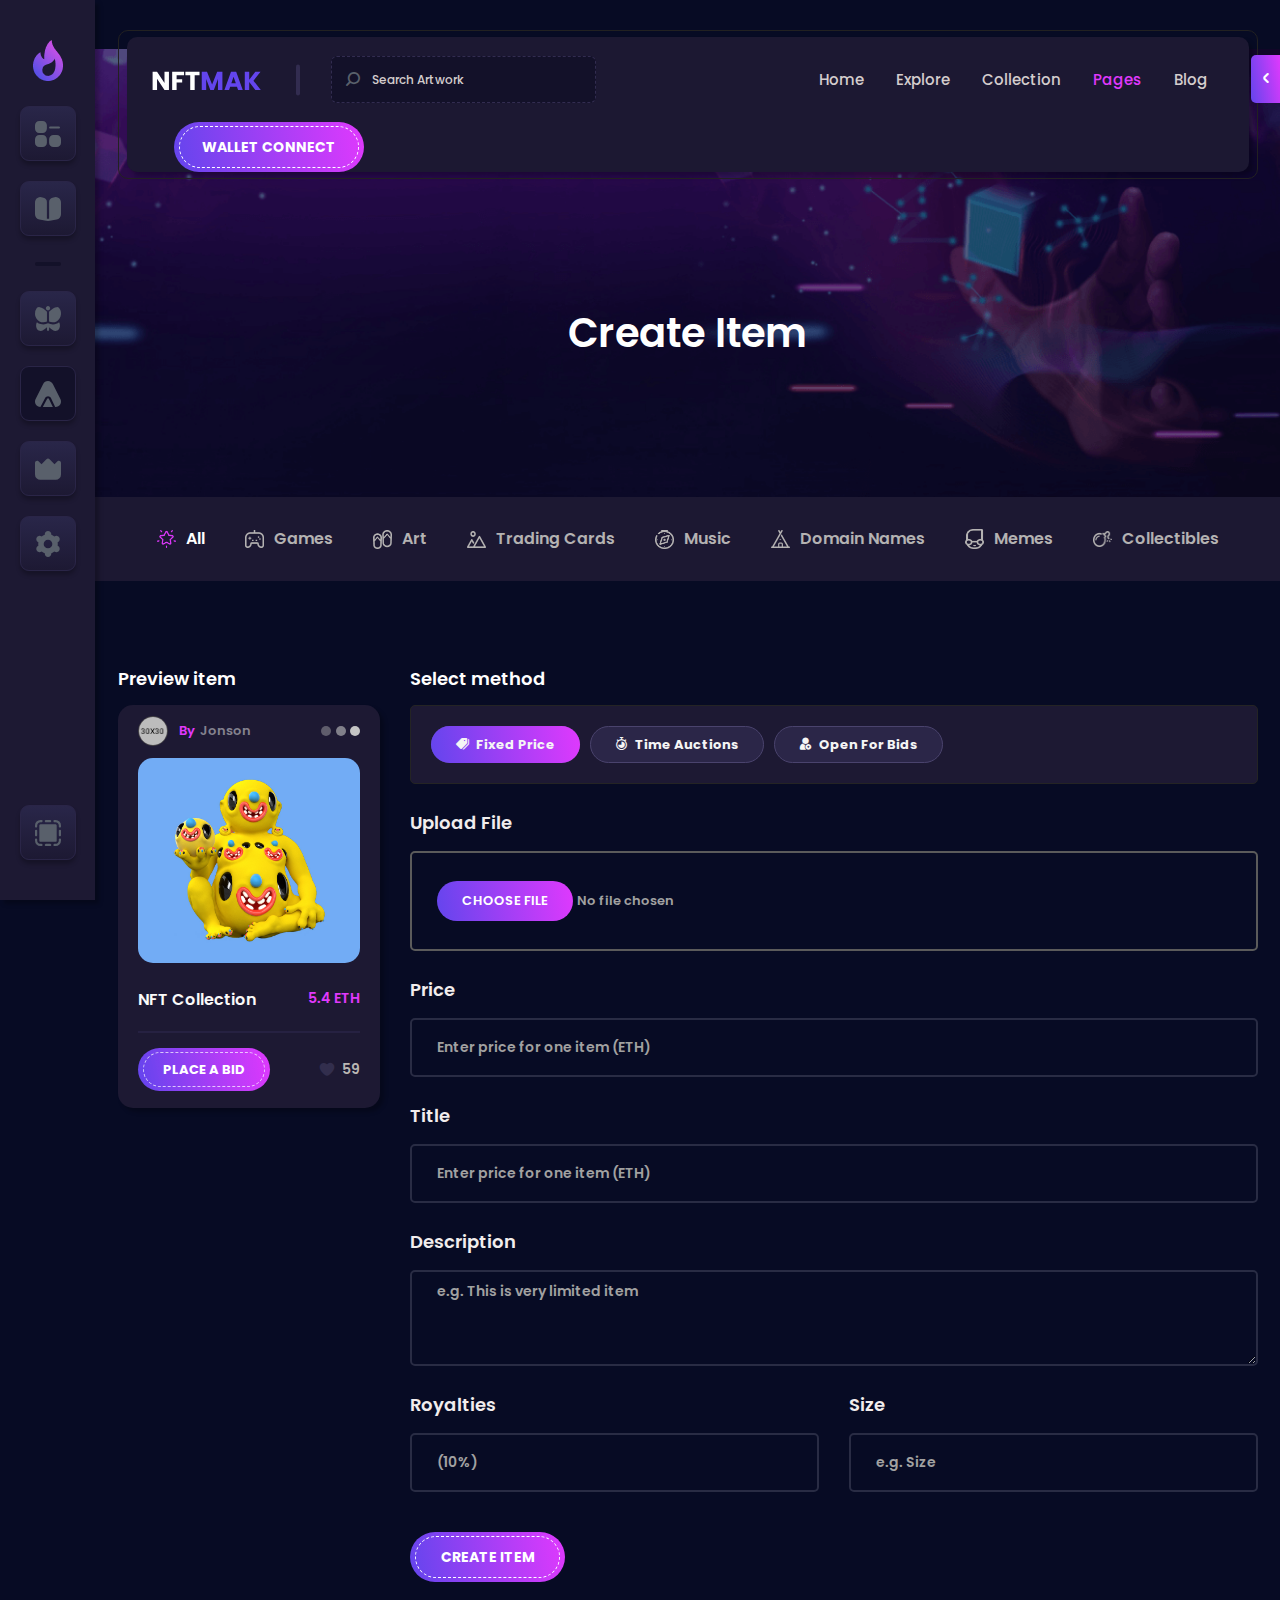
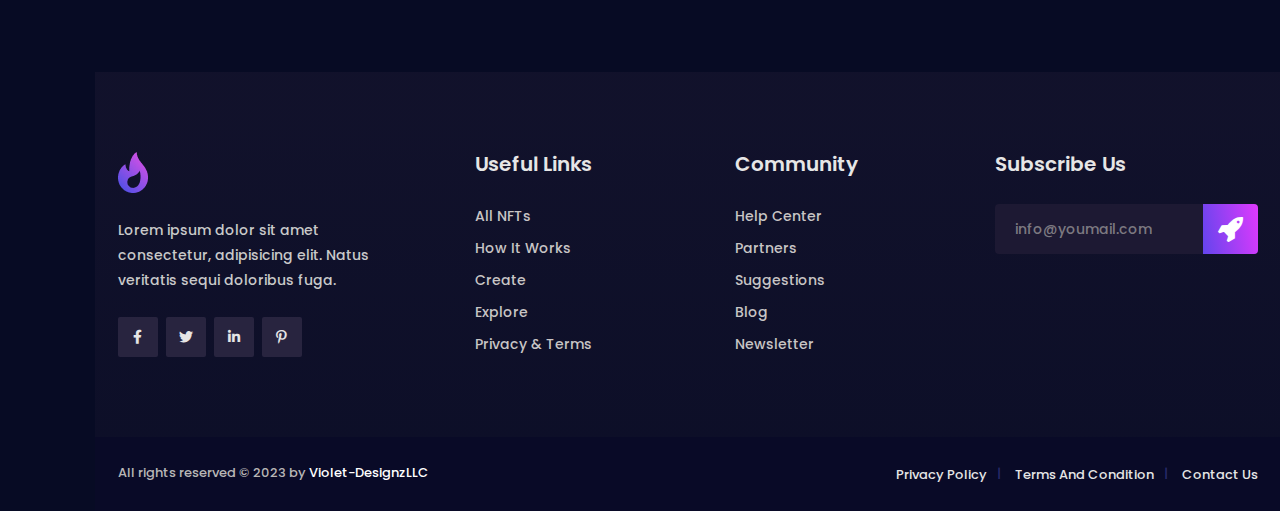
<file: create-item.html>
<!doctype html>
<html class="no-js" lang="en">
    <head>
        <meta charset="utf-8">
        <meta http-equiv="x-ua-compatible" content="ie=edge">
        <title>NFTMAK - NFT Marketplace Template</title>
        <meta name="description" content="">
        <meta name="viewport" content="width=device-width, initial-scale=1">

		<link rel="shortcut icon" type="image/x-icon" href="assets/img/favicon.png">
        <!-- Place favicon.ico in the root directory -->

		<!-- CSS here -->
        <link rel="stylesheet" href="assets/css/bootstrap.min.css">
        <link rel="stylesheet" href="assets/css/animate.min.css">
        <link rel="stylesheet" href="assets/css/magnific-popup.css">
        <link rel="stylesheet" href="assets/css/fontawesome-all.min.css">
        <link rel="stylesheet" href="assets/css/uicons-solid-rounded.css">
        <link rel="stylesheet" href="assets/css/jquery.mCustomScrollbar.min.css">
        <link rel="stylesheet" href="assets/css/flaticon.css">
        <link rel="stylesheet" href="assets/css/slick.css">
        <link rel="stylesheet" href="assets/css/default.css">
        <link rel="stylesheet" href="assets/css/style.css">
        <link rel="stylesheet" href="assets/css/responsive.css">
    </head>
    <body>

        <!-- preloader -->
        <div id="preloader">
            <div id="loading-center">
                <div id="loading-center-absolute">
                    <div class="object" id="object_one"></div>
                    <div class="object" id="object_two"></div>
                    <div class="object" id="object_three"></div>
                </div>
            </div>
        </div>
        <!-- preloader-end -->

		<!-- Scroll-top -->
        <button class="scroll-top scroll-to-target" data-target="html">
            <i class="fas fa-angle-up"></i>
        </button>
        <!-- Scroll-top-end-->

        <!-- sidebar -->
        <div class="sidebar">
            <div class="sidebar-logo mb-25">
                <a href="index.html"><img src="assets/img/logo/logo.png" alt=""></a>
            </div>
            <div class="sidebar-icon">
                <ul>
                    <li><a href="index.html"><i class="fi-sr-apps-delete"></i></a></li>
                    <li><a href="nft-live-bidding.html"><i class="fi-sr-book-alt"></i></a></li>
                    <li><a href="collections.html"><i class="fi-sr-butterfly"></i></a></li>
                    <li class="active"><a href="create-item.html"><i class="fi-sr-camping"></i></a></li>
                    <li><a href="category.html"><i class="fi-sr-crown"></i></a></li>
                    <li><a href="author-profile.html"><i class="fi-sr-settings"></i></a></li>
                    <li><a href="#" id="btnFullscreen"><i class="fi-sr-tool-marquee"></i></a></li>
                </ul>
            </div>
        </div>
        <!-- sidebar-end -->

        <!-- Offcanvas-area -->
        <div class="offcanvas-wrapper">
            <div class="menu-trigger"><i class="fi-sr-angle-small-left"></i></div>
            <div class="menu-close"><i class="fi-sr-angle-small-right"></i></div>
            <div class="offcanvas-inner scroll">
                <div class="author-profile text-center mb-30">
                    <div class="author-img">
                        <img src="assets/img/others/author_img.png" alt="">
                    </div>
                    <div class="author-content">
                        <h4 class="title">Author Profile</h4>
                        <p>Super Author</p>
                        <a href="#" class="btn">checkout</a>
                    </div>
                </div>
                <div class="sidebar-slider text-center mb-25">
                    <div class="sidebar-active">
                        <div class="sidebar-img">
                            <a href="#"><img src="assets/img/others/sidebar_img01.png" alt=""></a>
                        </div>
                        <div class="sidebar-img">
                            <a href="#"><img src="assets/img/others/sidebar_img02.png" alt=""></a>
                        </div>
                        <div class="sidebar-img">
                            <a href="#"><img src="assets/img/others/sidebar_img03.png" alt=""></a>
                        </div>
                    </div>
                </div>
                <div class="overview">
                    <div class="overview-title">
                        <h4 class="title">Overview</h4>
                    </div>
                    <div class="overview-item-wrap">
                        <div class="overview-item">
                            <div class="overview-icon">
                                <i class="fi-sr-box-alt"></i>
                            </div>
                            <div class="overview-content">
                                <h4 class="title">Open project</h4>
                                <span>820</span>
                            </div>
                            <a href="#"><i class=" fi-sr-angle-small-right"></i></a>
                        </div>
                        <div class="overview-item">
                            <div class="overview-icon">
                                <i class="fi-sr-mountains"></i>
                            </div>
                            <div class="overview-content">
                                <h4 class="title">Successful Completed</h4>
                                <span>546</span>
                            </div>
                            <a href="#"><i class=" fi-sr-angle-small-right"></i></a>
                        </div>
                        <div class="overview-item">
                            <div class="overview-icon">
                                <i class=" fi-sr-hourglass-end"></i>
                            </div>
                            <div class="overview-content">
                                <h4 class="title">trending</h4>
                                <span>32</span>
                            </div>
                            <a href="#"><i class=" fi-sr-angle-small-right"></i></a>
                        </div>
                    </div>
                </div>
            </div>
        </div>
        <div class="offcanvas-overly"></div>
        <!-- Offcanvas-area-end -->

        <!-- main-content -->
        <div class="main-content">
            <!-- header-area -->
            <header>
                <div class="menu-area">
                    <div class="container">
                        <div class="row">
                            <div class="col-12">
                                <div class="mobile-nav-toggler"><i class="fas fa-bars"></i></div>
                                <div class="menu-wrap">
                                    <nav class="menu-nav">
                                        <div class="logo"><a href="index.html"><img src="assets/img/logo/naftmak.svg" alt=""></a></div>
                                        <div class="header-form">
                                            <form action="#">
                                                <button><i class="flaticon-search"></i></button>
                                                <input type="text" placeholder="Search Artwork">
                                            </form>
                                        </div>
                                        <div class="navbar-wrap main-menu d-none d-lg-flex">
                                            <ul class="navigation">
                                                <li><a href="index.html">Home</a></li>
                                                <li><a href="nft-marketplace.html">Explore</a></li>
                                                <li><a href="collections.html">Collection</a></li>
                                                <li class="active menu-item-has-children"><a href="#">Pages</a>
                                                    <ul class="submenu">
                                                        <li><a href="activity.html">Activity</a></li>
                                                        <li><a href="category.html">Category</a></li>
                                                        <li><a href="ranking.html">Ranking</a></li>
                                                        <li><a href="creators.html">Creators</a></li>
                                                        <li><a href="market-single.html">Market Single</a></li>
                                                        <li><a href="nft-live-bidding.html">Live Bidding</a></li>
                                                        <li class="active"><a href="create-item.html">Create Item</a></li>
                                                        <li><a href="author-profile.html">Author Profile</a></li>
                                                        <li><a href="login-register.html">Login & Register</a></li>
                                                    </ul>
                                                </li>
                                                <li class="menu-item-has-children"><a href="#">Blog</a>
                                                    <ul class="submenu">
                                                        <li><a href="blog.html">Our Blog</a></li>
                                                        <li><a href="blog-details.html">Blog Details</a></li>
                                                    </ul>
                                                </li>
                                            </ul>
                                        </div>
                                        <div class="header-action d-none d-md-block">
                                            <ul>
                                                <li class="header-btn"><a href="connect-wallets.html" class="btn">Wallet Connect</a></li>
                                            </ul>
                                        </div>
                                    </nav>
                                </div>
                                <!-- Mobile Menu  -->
                                <div class="mobile-menu">
                                    <nav class="menu-box">
                                        <div class="close-btn"><i class="fas fa-times"></i></div>
                                        <div class="nav-logo"><a href="index.html"><img src="assets/img/logo/logo.png" alt="" title=""></a>
                                        </div>
                                        <div class="menu-outer">
                                            <!--Here Menu Will Come Automatically Via Javascript / Same Menu as in Header-->
                                        </div>
                                        <div class="social-links">
                                            <ul class="clearfix">
                                                <li><a href="#"><span class="fab fa-twitter"></span></a></li>
                                                <li><a href="#"><span class="fab fa-facebook-f"></span></a></li>
                                                <li><a href="#"><span class="fab fa-pinterest-p"></span></a></li>
                                                <li><a href="#"><span class="fab fa-instagram"></span></a></li>
                                                <li><a href="#"><span class="fab fa-youtube"></span></a></li>
                                            </ul>
                                        </div>
                                    </nav>
                                </div>
                                <div class="menu-backdrop"></div>
                                <!-- End Mobile Menu -->
                            </div>
                        </div>
                    </div>
                </div>
            </header>
            <!-- header-area-end -->

            <!-- main-area -->
            <main>

                <!-- breadcrumb-area -->
                <section class="breadcrumb-area breadcrumb-bg">
                    <div class="container">
                        <div class="row justify-content-center">
                            <div class="col-lg-6 col-md-8">
                                <div class="breadcrumb-content text-center">
                                    <h3 class="title">Create Item</h3>
                                </div>
                            </div>
                        </div>
                    </div>
                </section>
                <!-- breadcrumb-area-end -->

                <!-- category-area -->
                <div class="category-area">
                    <div class="container">
                        <div class="row">
                            <div class="col-12">
                                <ul class="category-list">
                                    <li class="active"><a href="index.html"><img src="assets/img/icons/cat_001.png" alt=""> All</a></li>
                                    <li><a href="nft-marketplace.html"><img src="assets/img/icons/cat_01.png" alt=""> Games</a></li>
                                    <li><a href="nft-marketplace.html"><img src="assets/img/icons/cat_02.png" alt=""> Art</a></li>
                                    <li><a href="nft-marketplace.html"><img src="assets/img/icons/cat_03.png" alt=""> Trading Cards</a></li>
                                    <li><a href="nft-marketplace.html"><img src="assets/img/icons/cat_04.png" alt=""> Music</a></li>
                                    <li><a href="nft-marketplace.html"><img src="assets/img/icons/cat_05.png" alt=""> Domain Names</a></li>
                                    <li><a href="nft-marketplace.html"><img src="assets/img/icons/cat_06.png" alt=""> Memes</a></li>
                                    <li><a href="nft-marketplace.html"><img src="assets/img/icons/cat_07.png" alt=""> Collectibles</a></li>
                                </ul>
                            </div>
                        </div>
                    </div>
                </div>
                <!-- category-area-end -->

                <!-- create-item-area -->
                <div class="create-item-area">
                    <div class="container">
                        <div class="row justify-content-center">
                            <div class="col-xl-3 col-lg-4 col-md-6">
                                <aside class="create-item-sidebar">
                                    <h4 class="title">Preview item</h4>
                                    <div class="top-collection-item mb-0">
                                        <div class="collection-item-top">
                                            <ul>
                                                <li class="avatar"><a href="author-profile.html" class="thumb"><img src="assets/img/others/top_col_avatar.png" alt=""></a>By <a href="author-profile.html" class="name">Jonson</a></li>
                                                <li class="info-dots dropdown">
                                                    <span></span>
                                                    <span></span>
                                                    <span></span>
                                                    <a href="#" class="dropdown-toggle" data-bs-toggle="dropdown" role="button" aria-expanded="false"></a>
                                                    <ul class="dropdown-menu">
                                                        <li><a href="nft-marketplace.html">Artwork</a></li>
                                                        <li><a href="nft-marketplace.html">Action</a></li>
                                                        <li><a href="nft-marketplace.html">Author Action</a></li>
                                                    </ul>
                                                </li>
                                            </ul>
                                        </div>
                                        <div class="collection-item-thumb">
                                            <a href="market-single.html"><img src="assets/img/others/top_collection06.jpg" alt=""></a>
                                        </div>
                                        <div class="collection-item-content">
                                            <h5 class="title"><a href="market-single.html">NFT Collection</a> <span class="price">5.4 ETH</span></h5>
                                        </div>
                                        <div class="collection-item-bottom">
                                            <ul>
                                                <li class="bid"><a href="market-single.html" class="btn">place a bid</a></li>
                                                <li class="wishlist"><a href="#">59</a></li>
                                            </ul>
                                        </div>
                                    </div>
                                </aside>
                            </div>
                            <div class="col-xl-9 col-lg-8">
                                <div class="method-wrap">
                                    <h4 class="title">Select method</h4>
                                    <ul class="method-list">
                                        <li><a href="#" class="active"><i class="flaticon-tag"></i> Fixed Price</a></li>
                                        <li><a href="#"><i class="flaticon-timer"></i> Time Auctions</a></li>
                                        <li><a href="#"><i class="flaticon-add-user"></i> Open For Bids</a></li>
                                    </ul>
                                </div>
                                <form action="#" class="create-item-form">
                                    <div class="form-grp">
                                        <label for="file">Upload file</label>
                                        <input id="file" type="file">
                                    </div>
                                    <div class="form-grp">
                                        <label for="price">Price</label>
                                        <input id="price" type="text" placeholder="Enter price for one item (ETH)">
                                    </div>
                                    <div class="form-grp">
                                        <label for="title">Title</label>
                                        <input id="title" type="text" placeholder="Enter price for one item (ETH)">
                                    </div>
                                    <div class="form-grp">
                                        <label for="desc">Description</label>
                                        <textarea name="message" id="desc" placeholder="e.g. This is very limited item"></textarea>
                                    </div>
                                    <div class="row">
                                        <div class="col-sm-6">
                                            <div class="form-grp">
                                                <label for="royalties">Royalties</label>
                                                <input id="royalties" type="text" placeholder="(10%)">
                                            </div>
                                        </div>
                                        <div class="col-sm-6">
                                            <div class="form-grp">
                                                <label for="size">Size</label>
                                                <input id="size" type="text" placeholder="e.g. Size">
                                            </div>
                                        </div>
                                    </div>
                                    <button type="submit" class="btn">Create Item</button>
                                </form>
                            </div>
                        </div>
                    </div>
                </div>
                <!-- create-item-area-end -->

            </main>
            <!-- main-area-end -->


            <!-- footer-area -->
            <footer>
                <div class="footer-top-wrap">
                    <div class="container">
                        <div class="row justify-content-between">
                            <div class="col-xl-3 col-lg-4 col-md-5 col-sm-9">
                                <div class="footer-widget">
                                    <div class="footer-logo mb-25">
                                        <a href="index.html"><img src="assets/img/logo/logo.png" alt=""></a>
                                    </div>
                                    <p>Lorem ipsum dolor sit amet consectetur, adipisicing elit. Natus veritatis sequi doloribus
                                        fuga.</p>
                                    <ul class="footer-social">
                                        <li><a href="#"><i class="fab fa-facebook-f"></i></a></li>
                                        <li><a href="#"><i class="fab fa-twitter"></i></a></li>
                                        <li><a href="#"><i class="fab fa-linkedin-in"></i></a></li>
                                        <li><a href="#"><i class="fab fa-pinterest-p"></i></a></li>
                                    </ul>
                                </div>
                            </div>
                            <div class="col-lg-2 col-md-3 col-sm-6">
                                <div class="footer-widget">
                                    <h4 class="fw-title">Useful Links</h4>
                                    <ul class="fw-links">
                                        <li><a href="nft-marketplace.html">All NFTs</a></li>
                                        <li><a href="login-register.html">How It Works</a></li>
                                        <li><a href="create-item.html">Create</a></li>
                                        <li><a href="nft-marketplace.html">Explore</a></li>
                                        <li><a href="login-register.html">Privacy & Terms</a></li>
                                    </ul>
                                </div>
                            </div>
                            <div class="col-lg-2 col-md-3 col-sm-6">
                                <div class="footer-widget">
                                    <h4 class="fw-title">Community</h4>
                                    <ul class="fw-links">
                                        <li><a href="login-register.html">Help Center</a></li>
                                        <li><a href="login-register.html">Partners</a></li>
                                        <li><a href="login-register.html">Suggestions</a></li>
                                        <li><a href="blog.html">Blog</a></li>
                                        <li><a href="login-register.html">Newsletter</a></li>
                                    </ul>
                                </div>
                            </div>
                            <div class="col-xl-3 col-lg-4 col-md-6">
                                <div class="footer-widget">
                                    <h4 class="fw-title">Subscribe Us</h4>
                                    <form action="#" class="newsletter-form">
                                        <input type="email" placeholder="info@youmail.com">
                                        <button type="submit"><i class="flaticon-small-rocket-ship-silhouette"></i></button>
                                    </form>
                                </div>
                            </div>
                        </div>
                    </div>
                </div>
                <div class="copyright-wrap">
                    <div class="container">
                        <div class="row align-items-center">
                            <div class="col-md-6">
                                <div class="copyright-text">
			<p>All rights reserved © 2023 by <a href="#">Violet-DesignzLLC</a></p>

                                </div>
                            </div>
                            <div class="col-md-6">
                                <ul class="copyright-link-list">
                                    <li><a href="login-register.html">Privacy Policy</a></li>
                                    <li><a href="login-register.html">Terms And Condition</a></li>
                                    <li><a href="login-register.html">Contact Us</a></li>
                                </ul>
                            </div>
                        </div>
                    </div>
                </div>
            </footer>
            <!-- footer-area-end -->

        </div>
        <!-- main-content-end -->



		<!-- JS here -->
        <script src="assets/js/vendor/jquery-3.6.0.min.js"></script>
        <script src="assets/js/bootstrap.min.js"></script>
        <script src="assets/js/isotope.pkgd.min.js"></script>
        <script src="assets/js/imagesloaded.pkgd.min.js"></script>
        <script src="assets/js/jquery.magnific-popup.min.js"></script>
        <script src="assets/js/jquery.mCustomScrollbar.concat.min.js"></script>
        <script src="assets/js/slick.min.js"></script>
        <script src="assets/js/wow.min.js"></script>
        <script src="assets/js/plugins.js"></script>
        <script src="assets/js/main.js"></script>
    </body>
</html>
</file>
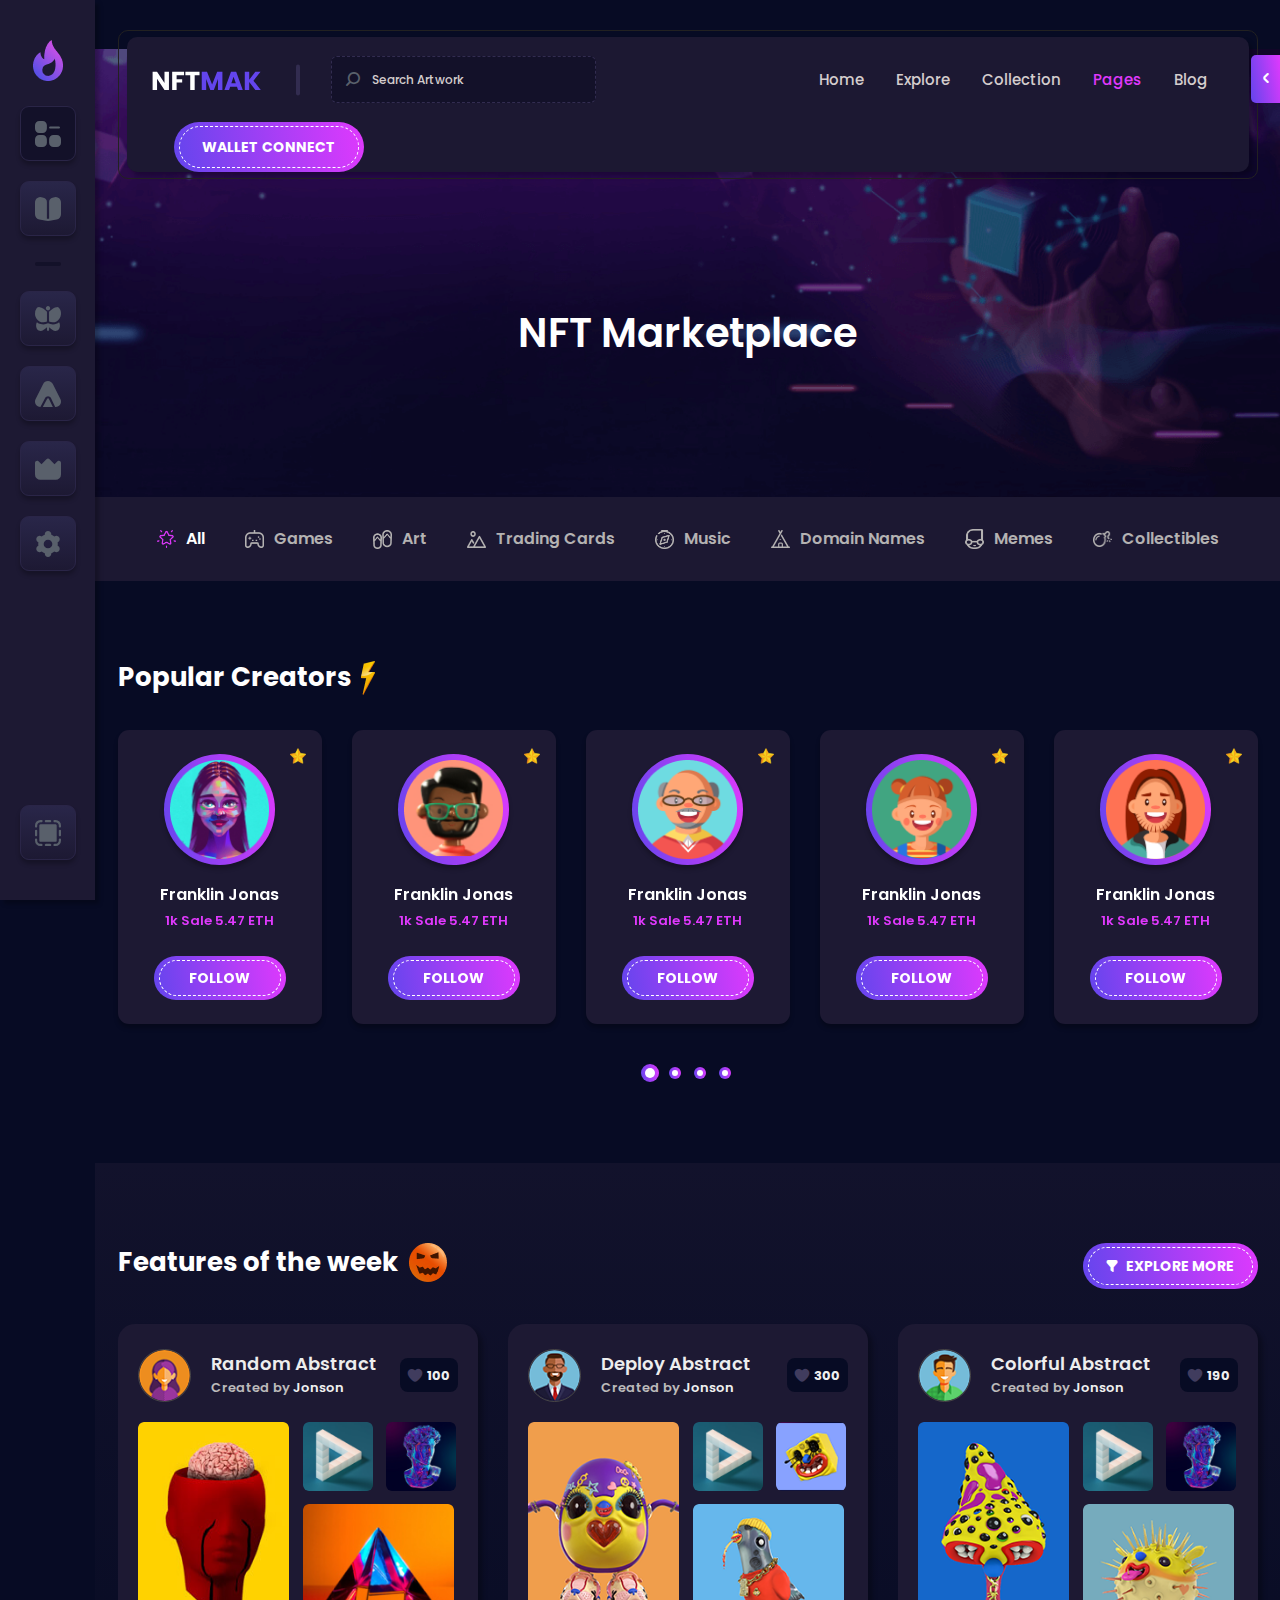
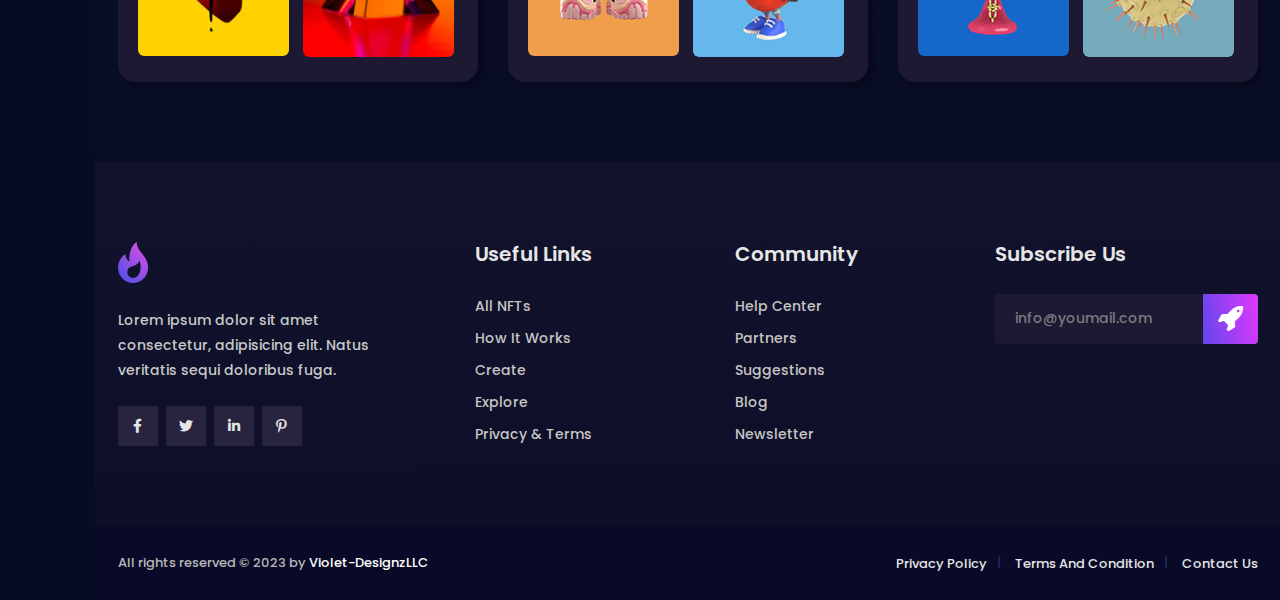
<file: creators.html>
<!doctype html>
<html class="no-js" lang="en">
    <head>
        <meta charset="utf-8">
        <meta http-equiv="x-ua-compatible" content="ie=edge">
        <title>NFTMAK - NFT Marketplace Template</title>
        <meta name="description" content="">
        <meta name="viewport" content="width=device-width, initial-scale=1">

		<link rel="shortcut icon" type="image/x-icon" href="assets/img/favicon.png">
        <!-- Place favicon.ico in the root directory -->

		<!-- CSS here -->
        <link rel="stylesheet" href="assets/css/bootstrap.min.css">
        <link rel="stylesheet" href="assets/css/animate.min.css">
        <link rel="stylesheet" href="assets/css/magnific-popup.css">
        <link rel="stylesheet" href="assets/css/fontawesome-all.min.css">
        <link rel="stylesheet" href="assets/css/uicons-solid-rounded.css">
        <link rel="stylesheet" href="assets/css/jquery.mCustomScrollbar.min.css">
        <link rel="stylesheet" href="assets/css/flaticon.css">
        <link rel="stylesheet" href="assets/css/slick.css">
        <link rel="stylesheet" href="assets/css/default.css">
        <link rel="stylesheet" href="assets/css/style.css">
        <link rel="stylesheet" href="assets/css/responsive.css">
    </head>
    <body>

        <!-- preloader -->
        <div id="preloader">
            <div id="loading-center">
                <div id="loading-center-absolute">
                    <div class="object" id="object_one"></div>
                    <div class="object" id="object_two"></div>
                    <div class="object" id="object_three"></div>
                </div>
            </div>
        </div>
        <!-- preloader-end -->

		<!-- Scroll-top -->
        <button class="scroll-top scroll-to-target" data-target="html">
            <i class="fas fa-angle-up"></i>
        </button>
        <!-- Scroll-top-end-->

        <!-- sidebar -->
        <div class="sidebar">
            <div class="sidebar-logo mb-25">
                <a href="index.html"><img src="assets/img/logo/logo.png" alt=""></a>
            </div>
            <div class="sidebar-icon">
                <ul>
                    <li class="active"><a href="index.html"><i class="fi-sr-apps-delete"></i></a></li>
                    <li><a href="nft-live-bidding.html"><i class="fi-sr-book-alt"></i></a></li>
                    <li><a href="collections.html"><i class="fi-sr-butterfly"></i></a></li>
                    <li><a href="create-item.html"><i class="fi-sr-camping"></i></a></li>
                    <li><a href="category.html"><i class="fi-sr-crown"></i></a></li>
                    <li><a href="author-profile.html"><i class="fi-sr-settings"></i></a></li>
                    <li><a href="#" id="btnFullscreen"><i class="fi-sr-tool-marquee"></i></a></li>
                </ul>
            </div>
        </div>
        <!-- sidebar-end -->

        <!-- Offcanvas-area -->
        <div class="offcanvas-wrapper">
            <div class="menu-trigger"><i class="fi-sr-angle-small-left"></i></div>
            <div class="menu-close"><i class="fi-sr-angle-small-right"></i></div>
            <div class="offcanvas-inner scroll">
                <div class="author-profile text-center mb-30">
                    <div class="author-img">
                        <img src="assets/img/others/author_img.png" alt="">
                    </div>
                    <div class="author-content">
                        <h4 class="title">Author Profile</h4>
                        <p>Super Author</p>
                        <a href="#" class="btn">checkout</a>
                    </div>
                </div>
                <div class="sidebar-slider text-center mb-25">
                    <div class="sidebar-active">
                        <div class="sidebar-img">
                            <a href="#"><img src="assets/img/others/sidebar_img01.png" alt=""></a>
                        </div>
                        <div class="sidebar-img">
                            <a href="#"><img src="assets/img/others/sidebar_img02.png" alt=""></a>
                        </div>
                        <div class="sidebar-img">
                            <a href="#"><img src="assets/img/others/sidebar_img03.png" alt=""></a>
                        </div>
                    </div>
                </div>
                <div class="overview">
                    <div class="overview-title">
                        <h4 class="title">Overview</h4>
                    </div>
                    <div class="overview-item-wrap">
                        <div class="overview-item">
                            <div class="overview-icon">
                                <i class="fi-sr-box-alt"></i>
                            </div>
                            <div class="overview-content">
                                <h4 class="title">Open project</h4>
                                <span>820</span>
                            </div>
                            <a href="#"><i class=" fi-sr-angle-small-right"></i></a>
                        </div>
                        <div class="overview-item">
                            <div class="overview-icon">
                                <i class="fi-sr-mountains"></i>
                            </div>
                            <div class="overview-content">
                                <h4 class="title">Successful Completed</h4>
                                <span>546</span>
                            </div>
                            <a href="#"><i class=" fi-sr-angle-small-right"></i></a>
                        </div>
                        <div class="overview-item">
                            <div class="overview-icon">
                                <i class=" fi-sr-hourglass-end"></i>
                            </div>
                            <div class="overview-content">
                                <h4 class="title">trending</h4>
                                <span>32</span>
                            </div>
                            <a href="#"><i class=" fi-sr-angle-small-right"></i></a>
                        </div>
                    </div>
                </div>
            </div>
        </div>
        <div class="offcanvas-overly"></div>
        <!-- Offcanvas-area-end -->

        <!-- main-content -->
        <div class="main-content">
            <!-- header-area -->
            <header>
                <div class="menu-area">
                    <div class="container">
                        <div class="row">
                            <div class="col-12">
                                <div class="mobile-nav-toggler"><i class="fas fa-bars"></i></div>
                                <div class="menu-wrap">
                                    <nav class="menu-nav">
                                        <div class="logo"><a href="index.html"><img src="assets/img/logo/naftmak.svg" alt=""></a></div>
                                        <div class="header-form">
                                            <form action="#">
                                                <button><i class="flaticon-search"></i></button>
                                                <input type="text" placeholder="Search Artwork">
                                            </form>
                                        </div>
                                        <div class="navbar-wrap main-menu d-none d-lg-flex">
                                            <ul class="navigation">
                                                <li><a href="index.html">Home</a></li>
                                                <li><a href="nft-marketplace.html">Explore</a></li>
                                                <li><a href="collections.html">Collection</a></li>
                                                <li class="active menu-item-has-children"><a href="#">Pages</a>
                                                    <ul class="submenu">
                                                        <li><a href="activity.html">Activity</a></li>
                                                        <li><a href="category.html">Category</a></li>
                                                        <li><a href="ranking.html">Ranking</a></li>
                                                        <li class="active"><a href="creators.html">Creators</a></li>
                                                        <li><a href="market-single.html">Market Single</a></li>
                                                        <li><a href="nft-live-bidding.html">Live Bidding</a></li>
                                                        <li><a href="create-item.html">Create Item</a></li>
                                                        <li><a href="author-profile.html">Author Profile</a></li>
                                                        <li><a href="login-register.html">Login & Register</a></li>
                                                    </ul>
                                                </li>
                                                <li class="menu-item-has-children"><a href="#">Blog</a>
                                                    <ul class="submenu">
                                                        <li><a href="blog.html">Our Blog</a></li>
                                                        <li><a href="blog-details.html">Blog Details</a></li>
                                                    </ul>
                                                </li>
                                            </ul>
                                        </div>
                                        <div class="header-action d-none d-md-block">
                                            <ul>
                                                <li class="header-btn"><a href="connect-wallets.html" class="btn">Wallet Connect</a></li>
                                            </ul>
                                        </div>
                                    </nav>
                                </div>
                                <!-- Mobile Menu  -->
                                <div class="mobile-menu">
                                    <nav class="menu-box">
                                        <div class="close-btn"><i class="fas fa-times"></i></div>
                                        <div class="nav-logo"><a href="index.html"><img src="assets/img/logo/logo.png" alt="" title=""></a>
                                        </div>
                                        <div class="menu-outer">
                                            <!--Here Menu Will Come Automatically Via Javascript / Same Menu as in Header-->
                                        </div>
                                        <div class="social-links">
                                            <ul class="clearfix">
                                                <li><a href="#"><span class="fab fa-twitter"></span></a></li>
                                                <li><a href="#"><span class="fab fa-facebook-f"></span></a></li>
                                                <li><a href="#"><span class="fab fa-pinterest-p"></span></a></li>
                                                <li><a href="#"><span class="fab fa-instagram"></span></a></li>
                                                <li><a href="#"><span class="fab fa-youtube"></span></a></li>
                                            </ul>
                                        </div>
                                    </nav>
                                </div>
                                <div class="menu-backdrop"></div>
                                <!-- End Mobile Menu -->
                            </div>
                        </div>
                    </div>
                </div>
            </header>
            <!-- header-area-end -->

            <!-- main-area -->
            <main>

                <!-- breadcrumb-area -->
                <section class="breadcrumb-area breadcrumb-bg">
                    <div class="container">
                        <div class="row justify-content-center">
                            <div class="col-lg-6 col-md-8">
                                <div class="breadcrumb-content text-center">
                                    <h3 class="title">NFT Marketplace</h3>
                                </div>
                            </div>
                        </div>
                    </div>
                </section>
                <!-- breadcrumb-area-end -->

                <!-- category-area -->
                <div class="category-area">
                    <div class="container">
                        <div class="row">
                            <div class="col-12">
                                <ul class="category-list">
                                    <li class="active"><a href="index.html"><img src="assets/img/icons/cat_001.png" alt=""> All</a></li>
                                    <li><a href="nft-marketplace.html"><img src="assets/img/icons/cat_01.png" alt=""> Games</a></li>
                                    <li><a href="nft-marketplace.html"><img src="assets/img/icons/cat_02.png" alt=""> Art</a></li>
                                    <li><a href="nft-marketplace.html"><img src="assets/img/icons/cat_03.png" alt=""> Trading Cards</a></li>
                                    <li><a href="nft-marketplace.html"><img src="assets/img/icons/cat_04.png" alt=""> Music</a></li>
                                    <li><a href="nft-marketplace.html"><img src="assets/img/icons/cat_05.png" alt=""> Domain Names</a></li>
                                    <li><a href="nft-marketplace.html"><img src="assets/img/icons/cat_06.png" alt=""> Memes</a></li>
                                    <li><a href="nft-marketplace.html"><img src="assets/img/icons/cat_07.png" alt=""> Collectibles</a></li>
                                </ul>
                            </div>
                        </div>
                    </div>
                </div>
                <!-- category-area-end -->

                <!-- creators-area -->
                <section class="creator-area pt-80 pb-80">
                    <div class="container">
                        <div class="row">
                            <div class="col-12">
                                <div class="section-title mb-35">
                                    <h2 class="title">Popular Creators <img src="assets/img/icons/title_icon01.png" alt=""></h2>
                                </div>
                                <div class="creator-active">
                                    <div class="creator-item">
                                        <img src="assets/img/icons/start.png" alt="" class="star">
                                        <div class="creator-thumb">
                                            <img src="assets/img/others/creators_01.png" alt="">
                                        </div>
                                        <div class="creator-content">
                                            <h5 class="title"><a href="author-profile.html">Franklin Jonas</a></h5>
                                            <span>1k Sale 5.47 ETH</span>
                                            <a href="author-profile.html" class="btn">follow</a>
                                        </div>
                                    </div>
                                    <div class="creator-item">
                                        <img src="assets/img/icons/start.png" alt="" class="star">
                                        <div class="creator-thumb">
                                            <img src="assets/img/others/creators_02.png" alt="">
                                        </div>
                                        <div class="creator-content">
                                            <h5 class="title"><a href="author-profile.html">Franklin Jonas</a></h5>
                                            <span>1k Sale 5.47 ETH</span>
                                            <a href="author-profile.html" class="btn">follow</a>
                                        </div>
                                    </div>
                                    <div class="creator-item">
                                        <img src="assets/img/icons/start.png" alt="" class="star">
                                        <div class="creator-thumb">
                                            <img src="assets/img/others/creators_03.png" alt="">
                                        </div>
                                        <div class="creator-content">
                                            <h5 class="title"><a href="author-profile.html">Franklin Jonas</a></h5>
                                            <span>1k Sale 5.47 ETH</span>
                                            <a href="author-profile.html" class="btn">follow</a>
                                        </div>
                                    </div>
                                    <div class="creator-item">
                                        <img src="assets/img/icons/start.png" alt="" class="star">
                                        <div class="creator-thumb">
                                            <img src="assets/img/others/creators_04.png" alt="">
                                        </div>
                                        <div class="creator-content">
                                            <h5 class="title"><a href="author-profile.html">Franklin Jonas</a></h5>
                                            <span>1k Sale 5.47 ETH</span>
                                            <a href="author-profile.html" class="btn">follow</a>
                                        </div>
                                    </div>
                                    <div class="creator-item">
                                        <img src="assets/img/icons/start.png" alt="" class="star">
                                        <div class="creator-thumb">
                                            <img src="assets/img/others/creators_05.png" alt="">
                                        </div>
                                        <div class="creator-content">
                                            <h5 class="title"><a href="author-profile.html">Franklin Jonas</a></h5>
                                            <span>1k Sale 5.47 ETH</span>
                                            <a href="author-profile.html" class="btn">follow</a>
                                        </div>
                                    </div>
                                    <div class="creator-item">
                                        <img src="assets/img/icons/start.png" alt="" class="star">
                                        <div class="creator-thumb">
                                            <img src="assets/img/others/creators_06.png" alt="">
                                        </div>
                                        <div class="creator-content">
                                            <h5 class="title"><a href="author-profile.html">Franklin Jonas</a></h5>
                                            <span>1k Sale 5.47 ETH</span>
                                            <a href="author-profile.html" class="btn">follow</a>
                                        </div>
                                    </div>
                                    <div class="creator-item">
                                        <img src="assets/img/icons/start.png" alt="" class="star">
                                        <div class="creator-thumb">
                                            <img src="assets/img/others/creators_03.png" alt="">
                                        </div>
                                        <div class="creator-content">
                                            <h5 class="title"><a href="author-profile.html">Franklin Jonas</a></h5>
                                            <span>1k Sale 5.47 ETH</span>
                                            <a href="author-profile.html" class="btn">follow</a>
                                        </div>
                                    </div>
                                </div>
                            </div>
                        </div>
                    </div>
                </section>
                <!-- creators-area-end -->

                <!-- week-features-area -->
                <section class="inner-week-features-area">
                    <div class="container">
                        <div class="row mb-35">
                            <div class="col-md-7 col-sm-8">
                                <div class="section-title">
                                    <h2 class="title">Features of the week <img src="assets/img/icons/title_icon02.png" alt=""></h2>
                                </div>
                            </div>
                            <div class="col-md-5 col-sm-4">
                                <div class="section-button text-end">
                                    <a href="nft-marketplace.html" class="btn filter-btn"><i class="fi-sr-filter"></i> Explore More</a>
                                </div>
                            </div>
                        </div>
                        <div class="row">
                            <div class="col-xl-4 col-lg-5">
                                <div class="week-features-item">
                                    <div class="features-item-top">
                                        <div class="features-avatar">
                                            <div class="features-avatar-thumb">
                                                <a href="author-profile.html"><img src="assets/img/others/features_avatar.png" alt=""></a>
                                            </div>
                                            <div class="features-avatar-info">
                                                <h5 class="title"><a href="nft-marketplace.html">Random Abstract</a></h5>
                                                <span>Created by <a href="author-profile.html">Jonson</a></span>
                                            </div>
                                        </div>
                                        <div class="features-item-wishlist">
                                            <a href="#">100</a>
                                        </div>
                                    </div>
                                    <ul class="features-img-wrap">
                                        <li class="grid-item"><img src="assets/img/others/features_img01.png" alt=""></li>
                                        <li class="grid-item"><img src="assets/img/others/features_img02.png" alt=""></li>
                                        <li class="grid-item"><img src="assets/img/others/features_img03.png" alt=""></li>
                                        <li class="grid-item"><img src="assets/img/others/features_img04.png" alt=""></li>
                                    </ul>
                                </div>
                            </div>
                            <div class="col-xl-4 col-lg-5">
                                <div class="week-features-item">
                                    <div class="features-item-top">
                                        <div class="features-avatar">
                                            <div class="features-avatar-thumb">
                                                <a href="author-profile.html"><img src="assets/img/others/features_avatar02.png" alt=""></a>
                                            </div>
                                            <div class="features-avatar-info">
                                                <h5 class="title"><a href="nft-marketplace.html">Deploy Abstract</a></h5>
                                                <span>Created by <a href="author-profile.html">Jonson</a></span>
                                            </div>
                                        </div>
                                        <div class="features-item-wishlist">
                                            <a href="#">300</a>
                                        </div>
                                    </div>
                                    <ul class="features-img-wrap">
                                        <li class="grid-item"><img src="assets/img/others/s_features_img01.png" alt=""></li>
                                        <li class="grid-item"><img src="assets/img/others/features_img02.png" alt=""></li>
                                        <li class="grid-item"><img src="assets/img/others/s_features_img03.png" alt=""></li>
                                        <li class="grid-item"><img src="assets/img/others/s_features_img04.png" alt=""></li>
                                    </ul>
                                </div>
                            </div>
                            <div class="col-xl-4 col-lg-5">
                                <div class="week-features-item">
                                    <div class="features-item-top">
                                        <div class="features-avatar">
                                            <div class="features-avatar-thumb">
                                                <a href="author-profile.html"><img src="assets/img/others/features_avatar03.png" alt=""></a>
                                            </div>
                                            <div class="features-avatar-info">
                                                <h5 class="title"><a href="nft-marketplace.html">Colorful Abstract</a></h5>
                                                <span>Created by <a href="author-profile.html">Jonson</a></span>
                                            </div>
                                        </div>
                                        <div class="features-item-wishlist">
                                            <a href="#">190</a>
                                        </div>
                                    </div>
                                    <ul class="features-img-wrap">
                                        <li class="grid-item"><img src="assets/img/others/t_features_img01.png" alt=""></li>
                                        <li class="grid-item"><img src="assets/img/others/features_img02.png" alt=""></li>
                                        <li class="grid-item"><img src="assets/img/others/features_img03.png" alt=""></li>
                                        <li class="grid-item"><img src="assets/img/others/t_features_img04.png" alt=""></li>
                                    </ul>
                                </div>
                            </div>
                        </div>
                    </div>
                </section>
                <!-- week-features-area-end -->

            </main>
            <!-- main-area-end -->


            <!-- footer-area -->
            <footer>
                <div class="footer-top-wrap">
                    <div class="container">
                        <div class="row justify-content-between">
                            <div class="col-xl-3 col-lg-4 col-md-5 col-sm-9">
                                <div class="footer-widget">
                                    <div class="footer-logo mb-25">
                                        <a href="index.html"><img src="assets/img/logo/logo.png" alt=""></a>
                                    </div>
                                    <p>Lorem ipsum dolor sit amet consectetur, adipisicing elit. Natus veritatis sequi doloribus
                                        fuga.</p>
                                    <ul class="footer-social">
                                        <li><a href="#"><i class="fab fa-facebook-f"></i></a></li>
                                        <li><a href="#"><i class="fab fa-twitter"></i></a></li>
                                        <li><a href="#"><i class="fab fa-linkedin-in"></i></a></li>
                                        <li><a href="#"><i class="fab fa-pinterest-p"></i></a></li>
                                    </ul>
                                </div>
                            </div>
                            <div class="col-lg-2 col-md-3 col-sm-6">
                                <div class="footer-widget">
                                    <h4 class="fw-title">Useful Links</h4>
                                    <ul class="fw-links">
                                        <li><a href="nft-marketplace.html">All NFTs</a></li>
                                        <li><a href="login-register.html">How It Works</a></li>
                                        <li><a href="create-item.html">Create</a></li>
                                        <li><a href="nft-marketplace.html">Explore</a></li>
                                        <li><a href="login-register.html">Privacy & Terms</a></li>
                                    </ul>
                                </div>
                            </div>
                            <div class="col-lg-2 col-md-3 col-sm-6">
                                <div class="footer-widget">
                                    <h4 class="fw-title">Community</h4>
                                    <ul class="fw-links">
                                        <li><a href="login-register.html">Help Center</a></li>
                                        <li><a href="login-register.html">Partners</a></li>
                                        <li><a href="login-register.html">Suggestions</a></li>
                                        <li><a href="blog.html">Blog</a></li>
                                        <li><a href="login-register.html">Newsletter</a></li>
                                    </ul>
                                </div>
                            </div>
                            <div class="col-xl-3 col-lg-4 col-md-6">
                                <div class="footer-widget">
                                    <h4 class="fw-title">Subscribe Us</h4>
                                    <form action="#" class="newsletter-form">
                                        <input type="email" placeholder="info@youmail.com">
                                        <button type="submit"><i class="flaticon-small-rocket-ship-silhouette"></i></button>
                                    </form>
                                </div>
                            </div>
                        </div>
                    </div>
                </div>
                <div class="copyright-wrap">
                    <div class="container">
                        <div class="row align-items-center">
                            <div class="col-md-6">
                                <div class="copyright-text">
			<p>All rights reserved © 2023 by <a href="#">Violet-DesignzLLC</a></p>
                                </div>
                            </div>
                            <div class="col-md-6">
                                <ul class="copyright-link-list">
                                    <li><a href="login-register.html">Privacy Policy</a></li>
                                    <li><a href="login-register.html">Terms And Condition</a></li>
                                    <li><a href="login-register.html">Contact Us</a></li>
                                </ul>
                            </div>
                        </div>
                    </div>
                </div>
            </footer>
            <!-- footer-area-end -->

        </div>
        <!-- main-content-end -->



		<!-- JS here -->
        <script src="assets/js/vendor/jquery-3.6.0.min.js"></script>
        <script src="assets/js/bootstrap.min.js"></script>
        <script src="assets/js/isotope.pkgd.min.js"></script>
        <script src="assets/js/imagesloaded.pkgd.min.js"></script>
        <script src="assets/js/jquery.magnific-popup.min.js"></script>
        <script src="assets/js/jquery.mCustomScrollbar.concat.min.js"></script>
        <script src="assets/js/slick.min.js"></script>
        <script src="assets/js/wow.min.js"></script>
        <script src="assets/js/plugins.js"></script>
        <script src="assets/js/main.js"></script>
    </body>
</html>
</file>
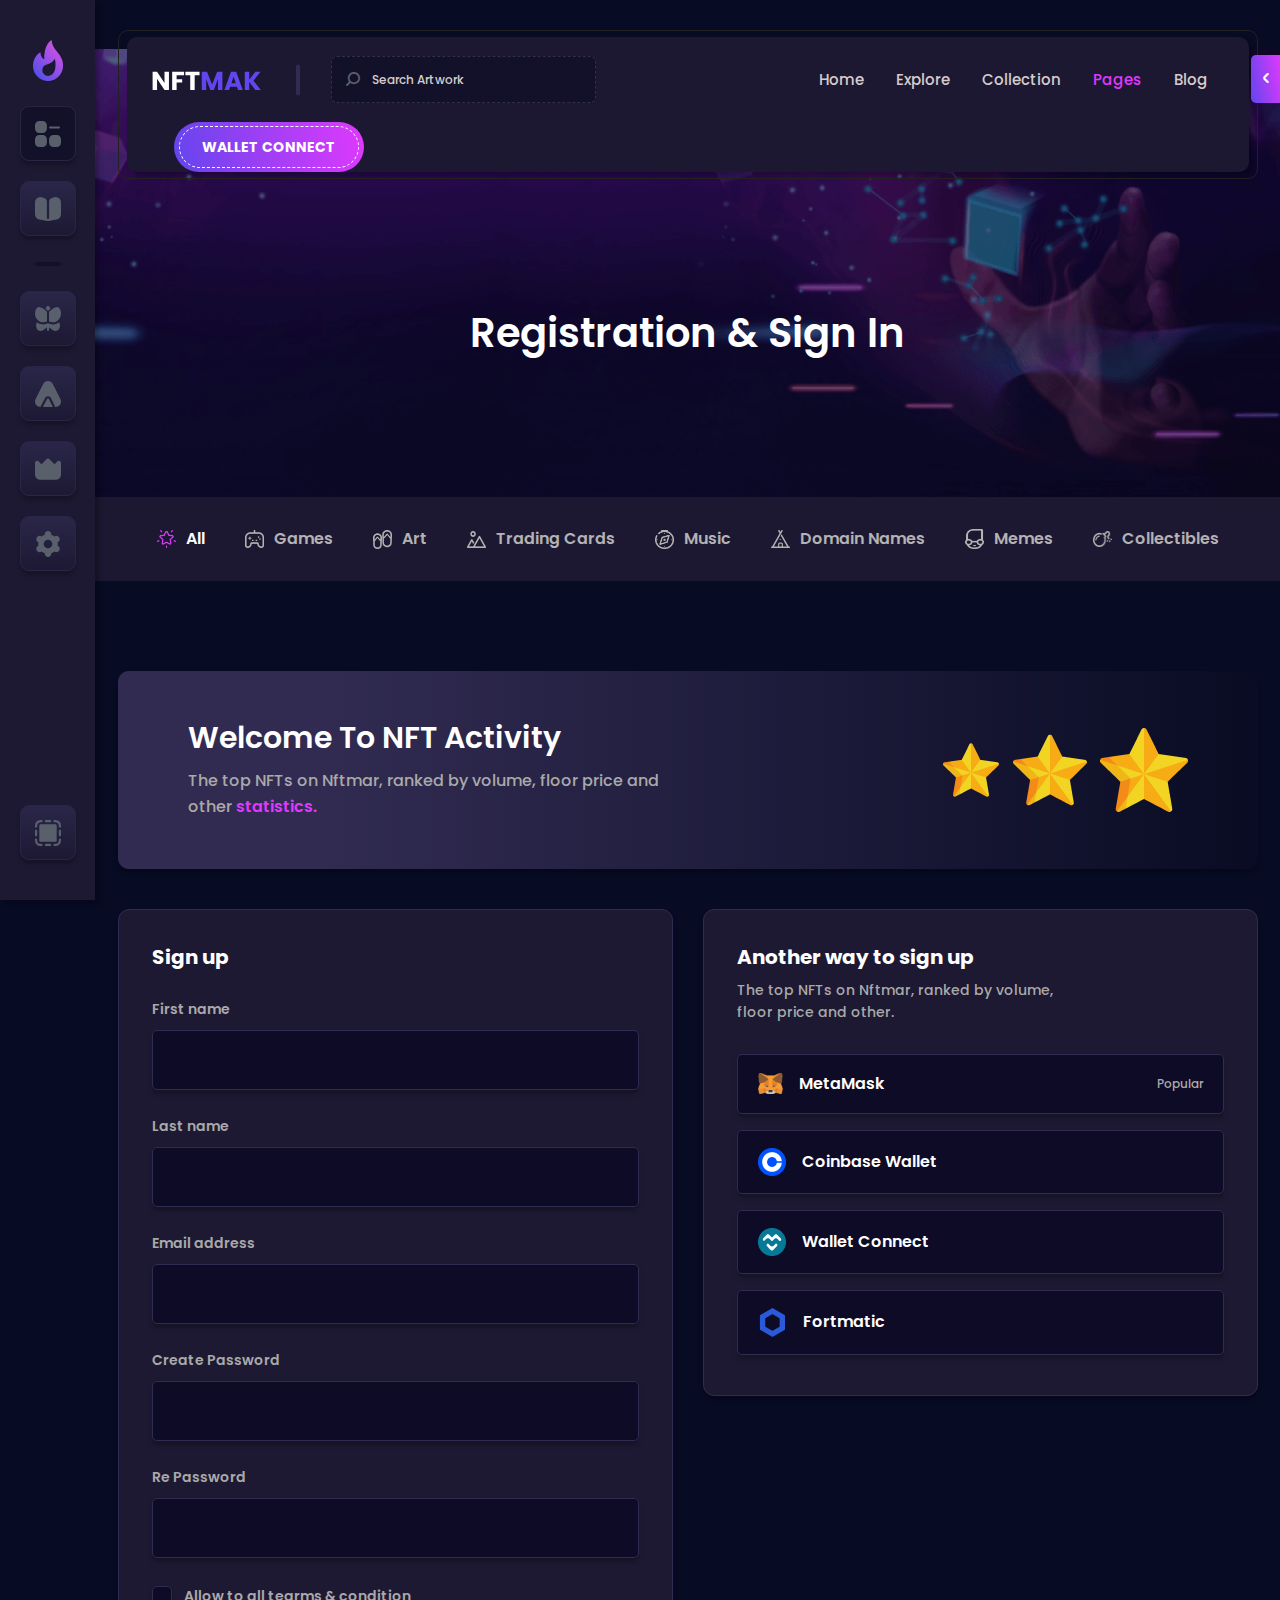
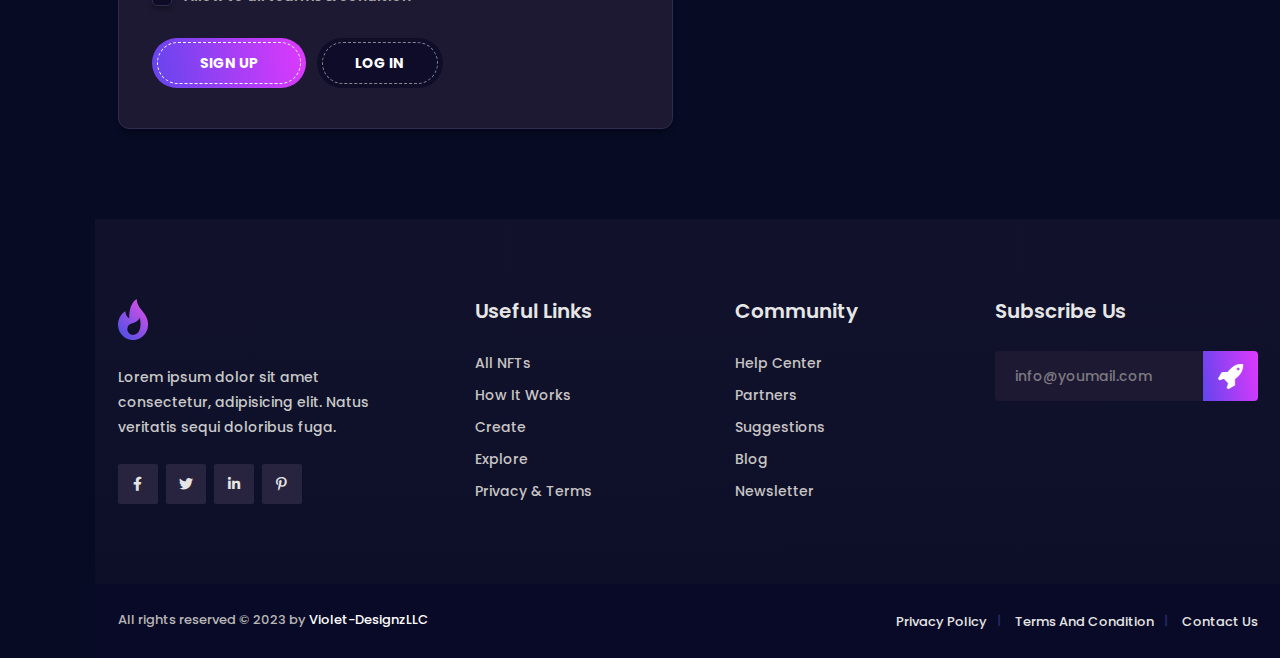
<file: login-register.html>
<!doctype html>
<html class="no-js" lang="en">
    <head>
        <meta charset="utf-8">
        <meta http-equiv="x-ua-compatible" content="ie=edge">
        <title>NFTMAK - NFT Marketplace Template</title>
        <meta name="description" content="">
        <meta name="viewport" content="width=device-width, initial-scale=1">

		<link rel="shortcut icon" type="image/x-icon" href="assets/img/favicon.png">
        <!-- Place favicon.ico in the root directory -->

		<!-- CSS here -->
        <link rel="stylesheet" href="assets/css/bootstrap.min.css">
        <link rel="stylesheet" href="assets/css/animate.min.css">
        <link rel="stylesheet" href="assets/css/magnific-popup.css">
        <link rel="stylesheet" href="assets/css/fontawesome-all.min.css">
        <link rel="stylesheet" href="assets/css/uicons-solid-rounded.css">
        <link rel="stylesheet" href="assets/css/jquery.mCustomScrollbar.min.css">
        <link rel="stylesheet" href="assets/css/flaticon.css">
        <link rel="stylesheet" href="assets/css/slick.css">
        <link rel="stylesheet" href="assets/css/default.css">
        <link rel="stylesheet" href="assets/css/style.css">
        <link rel="stylesheet" href="assets/css/responsive.css">
    </head>
    <body>

        <!-- preloader -->
        <div id="preloader">
            <div id="loading-center">
                <div id="loading-center-absolute">
                    <div class="object" id="object_one"></div>
                    <div class="object" id="object_two"></div>
                    <div class="object" id="object_three"></div>
                </div>
            </div>
        </div>
        <!-- preloader-end -->

		<!-- Scroll-top -->
        <button class="scroll-top scroll-to-target" data-target="html">
            <i class="fas fa-angle-up"></i>
        </button>
        <!-- Scroll-top-end-->

        <!-- sidebar -->
        <div class="sidebar">
            <div class="sidebar-logo mb-25">
                <a href="index.html"><img src="assets/img/logo/logo.png" alt=""></a>
            </div>
            <div class="sidebar-icon">
                <ul>
                    <li class="active"><a href="index.html"><i class="fi-sr-apps-delete"></i></a></li>
                    <li><a href="nft-live-bidding.html"><i class="fi-sr-book-alt"></i></a></li>
                    <li><a href="collections.html"><i class="fi-sr-butterfly"></i></a></li>
                    <li><a href="create-item.html"><i class="fi-sr-camping"></i></a></li>
                    <li><a href="category.html"><i class="fi-sr-crown"></i></a></li>
                    <li><a href="author-profile.html"><i class="fi-sr-settings"></i></a></li>
                    <li><a href="#" id="btnFullscreen"><i class="fi-sr-tool-marquee"></i></a></li>
                </ul>
            </div>
        </div>
        <!-- sidebar-end -->

        <!-- Offcanvas-area -->
        <div class="offcanvas-wrapper">
            <div class="menu-trigger"><i class="fi-sr-angle-small-left"></i></div>
            <div class="menu-close"><i class="fi-sr-angle-small-right"></i></div>
            <div class="offcanvas-inner scroll">
                <div class="author-profile text-center mb-30">
                    <div class="author-img">
                        <img src="assets/img/others/author_img.png" alt="">
                    </div>
                    <div class="author-content">
                        <h4 class="title">Author Profile</h4>
                        <p>Super Author</p>
                        <a href="#" class="btn">checkout</a>
                    </div>
                </div>
                <div class="sidebar-slider text-center mb-25">
                    <div class="sidebar-active">
                        <div class="sidebar-img">
                            <a href="#"><img src="assets/img/others/sidebar_img01.png" alt=""></a>
                        </div>
                        <div class="sidebar-img">
                            <a href="#"><img src="assets/img/others/sidebar_img02.png" alt=""></a>
                        </div>
                        <div class="sidebar-img">
                            <a href="#"><img src="assets/img/others/sidebar_img03.png" alt=""></a>
                        </div>
                    </div>
                </div>
                <div class="overview">
                    <div class="overview-title">
                        <h4 class="title">Overview</h4>
                    </div>
                    <div class="overview-item-wrap">
                        <div class="overview-item">
                            <div class="overview-icon">
                                <i class="fi-sr-box-alt"></i>
                            </div>
                            <div class="overview-content">
                                <h4 class="title">Open project</h4>
                                <span>820</span>
                            </div>
                            <a href="#"><i class=" fi-sr-angle-small-right"></i></a>
                        </div>
                        <div class="overview-item">
                            <div class="overview-icon">
                                <i class="fi-sr-mountains"></i>
                            </div>
                            <div class="overview-content">
                                <h4 class="title">Successful Completed</h4>
                                <span>546</span>
                            </div>
                            <a href="#"><i class=" fi-sr-angle-small-right"></i></a>
                        </div>
                        <div class="overview-item">
                            <div class="overview-icon">
                                <i class=" fi-sr-hourglass-end"></i>
                            </div>
                            <div class="overview-content">
                                <h4 class="title">trending</h4>
                                <span>32</span>
                            </div>
                            <a href="#"><i class=" fi-sr-angle-small-right"></i></a>
                        </div>
                    </div>
                </div>
            </div>
        </div>
        <div class="offcanvas-overly"></div>
        <!-- Offcanvas-area-end -->

        <!-- main-content -->
        <div class="main-content">
            <!-- header-area -->
            <header>
                <div class="menu-area">
                    <div class="container">
                        <div class="row">
                            <div class="col-12">
                                <div class="mobile-nav-toggler"><i class="fas fa-bars"></i></div>
                                <div class="menu-wrap">
                                    <nav class="menu-nav">
                                        <div class="logo"><a href="index.html"><img src="assets/img/logo/naftmak.svg" alt=""></a></div>
                                        <div class="header-form">
                                            <form action="#">
                                                <button><i class="flaticon-search"></i></button>
                                                <input type="text" placeholder="Search Artwork">
                                            </form>
                                        </div>
                                        <div class="navbar-wrap main-menu d-none d-lg-flex">
                                            <ul class="navigation">
                                                <li><a href="index.html">Home</a></li>
                                                <li><a href="nft-marketplace.html">Explore</a></li>
                                                <li><a href="collections.html">Collection</a></li>
                                                <li class="active menu-item-has-children"><a href="#">Pages</a>
                                                    <ul class="submenu">
                                                        <li><a href="activity.html">Activity</a></li>
                                                        <li><a href="category.html">Category</a></li>
                                                        <li><a href="ranking.html">Ranking</a></li>
                                                        <li><a href="creators.html">Creators</a></li>
                                                        <li><a href="market-single.html">Market Single</a></li>
                                                        <li><a href="nft-live-bidding.html">Live Bidding</a></li>
                                                        <li><a href="create-item.html">Create Item</a></li>
                                                        <li><a href="author-profile.html">Author Profile</a></li>
                                                        <li class="active"><a href="login-register.html">Login & Register</a></li>
                                                    </ul>
                                                </li>
                                                <li class="menu-item-has-children"><a href="#">Blog</a>
                                                    <ul class="submenu">
                                                        <li><a href="blog.html">Our Blog</a></li>
                                                        <li><a href="blog-details.html">Blog Details</a></li>
                                                    </ul>
                                                </li>
                                            </ul>
                                        </div>
                                        <div class="header-action d-none d-md-block">
                                            <ul>
                                                <li class="header-btn"><a href="connect-wallets.html" class="btn">Wallet Connect</a></li>
                                            </ul>
                                        </div>
                                    </nav>
                                </div>
                                <!-- Mobile Menu  -->
                                <div class="mobile-menu">
                                    <nav class="menu-box">
                                        <div class="close-btn"><i class="fas fa-times"></i></div>
                                        <div class="nav-logo"><a href="index.html"><img src="assets/img/logo/logo.png" alt="" title=""></a>
                                        </div>
                                        <div class="menu-outer">
                                            <!--Here Menu Will Come Automatically Via Javascript / Same Menu as in Header-->
                                        </div>
                                        <div class="social-links">
                                            <ul class="clearfix">
                                                <li><a href="#"><span class="fab fa-twitter"></span></a></li>
                                                <li><a href="#"><span class="fab fa-facebook-f"></span></a></li>
                                                <li><a href="#"><span class="fab fa-pinterest-p"></span></a></li>
                                                <li><a href="#"><span class="fab fa-instagram"></span></a></li>
                                                <li><a href="#"><span class="fab fa-youtube"></span></a></li>
                                            </ul>
                                        </div>
                                    </nav>
                                </div>
                                <div class="menu-backdrop"></div>
                                <!-- End Mobile Menu -->
                            </div>
                        </div>
                    </div>
                </div>
            </header>
            <!-- header-area-end -->

            <!-- main-area -->
            <main>

                <!-- breadcrumb-area -->
                <section class="breadcrumb-area breadcrumb-bg">
                    <div class="container">
                        <div class="row justify-content-center">
                            <div class="col-lg-6 col-md-8">
                                <div class="breadcrumb-content text-center">
                                    <h3 class="title">Registration & Sign In</h3>
                                </div>
                            </div>
                        </div>
                    </div>
                </section>
                <!-- breadcrumb-area-end -->

                <!-- category-area -->
                <div class="category-area">
                    <div class="container">
                        <div class="row">
                            <div class="col-12">
                                <ul class="category-list">
                                    <li class="active"><a href="index.html"><img src="assets/img/icons/cat_001.png" alt=""> All</a></li>
                                    <li><a href="nft-marketplace.html"><img src="assets/img/icons/cat_01.png" alt=""> Games</a></li>
                                    <li><a href="nft-marketplace.html"><img src="assets/img/icons/cat_02.png" alt=""> Art</a></li>
                                    <li><a href="nft-marketplace.html"><img src="assets/img/icons/cat_03.png" alt=""> Trading Cards</a></li>
                                    <li><a href="nft-marketplace.html"><img src="assets/img/icons/cat_04.png" alt=""> Music</a></li>
                                    <li><a href="nft-marketplace.html"><img src="assets/img/icons/cat_05.png" alt=""> Domain Names</a></li>
                                    <li><a href="nft-marketplace.html"><img src="assets/img/icons/cat_06.png" alt=""> Memes</a></li>
                                    <li><a href="nft-marketplace.html"><img src="assets/img/icons/cat_07.png" alt=""> Collectibles</a></li>
                                </ul>
                            </div>
                        </div>
                    </div>
                </div>
                <!-- category-area-end -->

                <!-- welcome-area -->
                <section class="login-welcome-area">
                    <div class="container">
                        <div class="row">
                            <div class="col-12">
                                <div class="login-welcome-wrap">
                                    <div class="login-welcome-content">
                                        <h2 class="title">welcome to NFT Activity</h2>
                                        <p>The top NFTs on Nftmar, ranked by volume, floor price and other <a href="login-register.html">statistics.</a></p>
                                    </div>
                                    <div class="welcome-rating">
                                        <img src="assets/img/icons/three_star.png" alt="">
                                    </div>
                                </div>
                            </div>
                        </div>
                        <div class="row">
                            <div class="col-md-6">
                                <div class="signup-form-wrap">
                                    <h4 class="title">Sign up</h4>
                                    <form action="#">
                                        <div class="form-grp">
                                            <label for="fName">First name</label>
                                            <input type="text" id="fName">
                                        </div>
                                        <div class="form-grp">
                                            <label for="lName">Last name</label>
                                            <input type="text" id="lName">
                                        </div>
                                        <div class="form-grp">
                                            <label for="email">Email address</label>
                                            <input type="email" id="email">
                                        </div>
                                        <div class="form-grp">
                                            <label for="cPassword">Create Password</label>
                                            <input type="password" id="cPassword">
                                        </div>
                                        <div class="form-grp">
                                            <label for="rPassword">Re Password</label>
                                            <input type="password" id="rPassword">
                                        </div>
                                        <div class="form-check">
                                            <input class="form-check-input" type="checkbox" value="" id="flexCheckDefault">
                                            <label class="form-check-label" for="flexCheckDefault">Allow to all tearms & condition</label>
                                        </div>
                                        <div class="form-btn-wrap">
                                            <button class="btn signup">sign up</button>
                                            <button class="btn login">log in</button>
                                        </div>
                                    </form>
                                </div>
                            </div>
                            <div class="col-md-6">
                                <div class="another-way-signup">
                                    <h4 class="title">Another way to sign up</h4>
                                    <p>The top NFTs on Nftmar, ranked by volume, floor price and other.</p>
                                    <ul class="another-way-list">
                                        <li><a href="#"><img src="assets/img/icons/signup_icon01.png" alt="">MetaMask <span>Popular</span></a></li>
                                        <li><a href="#"><img src="assets/img/icons/signup_icon02.png" alt="">Coinbase Wallet</a></li>
                                        <li><a href="#"><img src="assets/img/icons/signup_icon03.png" alt="">Wallet Connect</a></li>
                                        <li><a href="#"><img src="assets/img/icons/signup_icon04.png" alt="">Fortmatic</a></li>
                                    </ul>
                                </div>
                            </div>
                        </div>
                    </div>
                </section>
                <!-- welcome-area-end -->

            </main>
            <!-- main-area-end -->


            <!-- footer-area -->
            <footer>
                <div class="footer-top-wrap">
                    <div class="container">
                        <div class="row justify-content-between">
                            <div class="col-xl-3 col-lg-4 col-md-5 col-sm-9">
                                <div class="footer-widget">
                                    <div class="footer-logo mb-25">
                                        <a href="index.html"><img src="assets/img/logo/logo.png" alt=""></a>
                                    </div>
                                    <p>Lorem ipsum dolor sit amet consectetur, adipisicing elit. Natus veritatis sequi doloribus
                                        fuga.</p>
                                    <ul class="footer-social">
                                        <li><a href="#"><i class="fab fa-facebook-f"></i></a></li>
                                        <li><a href="#"><i class="fab fa-twitter"></i></a></li>
                                        <li><a href="#"><i class="fab fa-linkedin-in"></i></a></li>
                                        <li><a href="#"><i class="fab fa-pinterest-p"></i></a></li>
                                    </ul>
                                </div>
                            </div>
                            <div class="col-lg-2 col-md-3 col-sm-6">
                                <div class="footer-widget">
                                    <h4 class="fw-title">Useful Links</h4>
                                    <ul class="fw-links">
                                        <li><a href="nft-marketplace.html">All NFTs</a></li>
                                        <li><a href="login-register.html">How It Works</a></li>
                                        <li><a href="create-item.html">Create</a></li>
                                        <li><a href="nft-marketplace.html">Explore</a></li>
                                        <li><a href="login-register.html">Privacy & Terms</a></li>
                                    </ul>
                                </div>
                            </div>
                            <div class="col-lg-2 col-md-3 col-sm-6">
                                <div class="footer-widget">
                                    <h4 class="fw-title">Community</h4>
                                    <ul class="fw-links">
                                        <li><a href="login-register.html">Help Center</a></li>
                                        <li><a href="login-register.html">Partners</a></li>
                                        <li><a href="login-register.html">Suggestions</a></li>
                                        <li><a href="blog.html">Blog</a></li>
                                        <li><a href="login-register.html">Newsletter</a></li>
                                    </ul>
                                </div>
                            </div>
                            <div class="col-xl-3 col-lg-4 col-md-6">
                                <div class="footer-widget">
                                    <h4 class="fw-title">Subscribe Us</h4>
                                    <form action="#" class="newsletter-form">
                                        <input type="email" placeholder="info@youmail.com">
                                        <button type="submit"><i class="flaticon-small-rocket-ship-silhouette"></i></button>
                                    </form>
                                </div>
                            </div>
                        </div>
                    </div>
                </div>
                <div class="copyright-wrap">
                    <div class="container">
                        <div class="row align-items-center">
                            <div class="col-md-6">
                                <div class="copyright-text">
				<p>All rights reserved © 2023 by <a href="#">Violet-DesignzLLC</a></p>
                                </div>
                            </div>
                            <div class="col-md-6">
                                <ul class="copyright-link-list">
                                    <li><a href="login-register.html">Privacy Policy</a></li>
                                    <li><a href="login-register.html">Terms And Condition</a></li>
                                    <li><a href="login-register.html">Contact Us</a></li>
                                </ul>
                            </div>
                        </div>
                    </div>
                </div>
            </footer>
            <!-- footer-area-end -->

        </div>
        <!-- main-content-end -->



		<!-- JS here -->
        <script src="assets/js/vendor/jquery-3.6.0.min.js"></script>
        <script src="assets/js/bootstrap.min.js"></script>
        <script src="assets/js/isotope.pkgd.min.js"></script>
        <script src="assets/js/imagesloaded.pkgd.min.js"></script>
        <script src="assets/js/jquery.magnific-popup.min.js"></script>
        <script src="assets/js/jquery.mCustomScrollbar.concat.min.js"></script>
        <script src="assets/js/slick.min.js"></script>
        <script src="assets/js/wow.min.js"></script>
        <script src="assets/js/plugins.js"></script>
        <script src="assets/js/main.js"></script>
    </body>
</html>
</file>
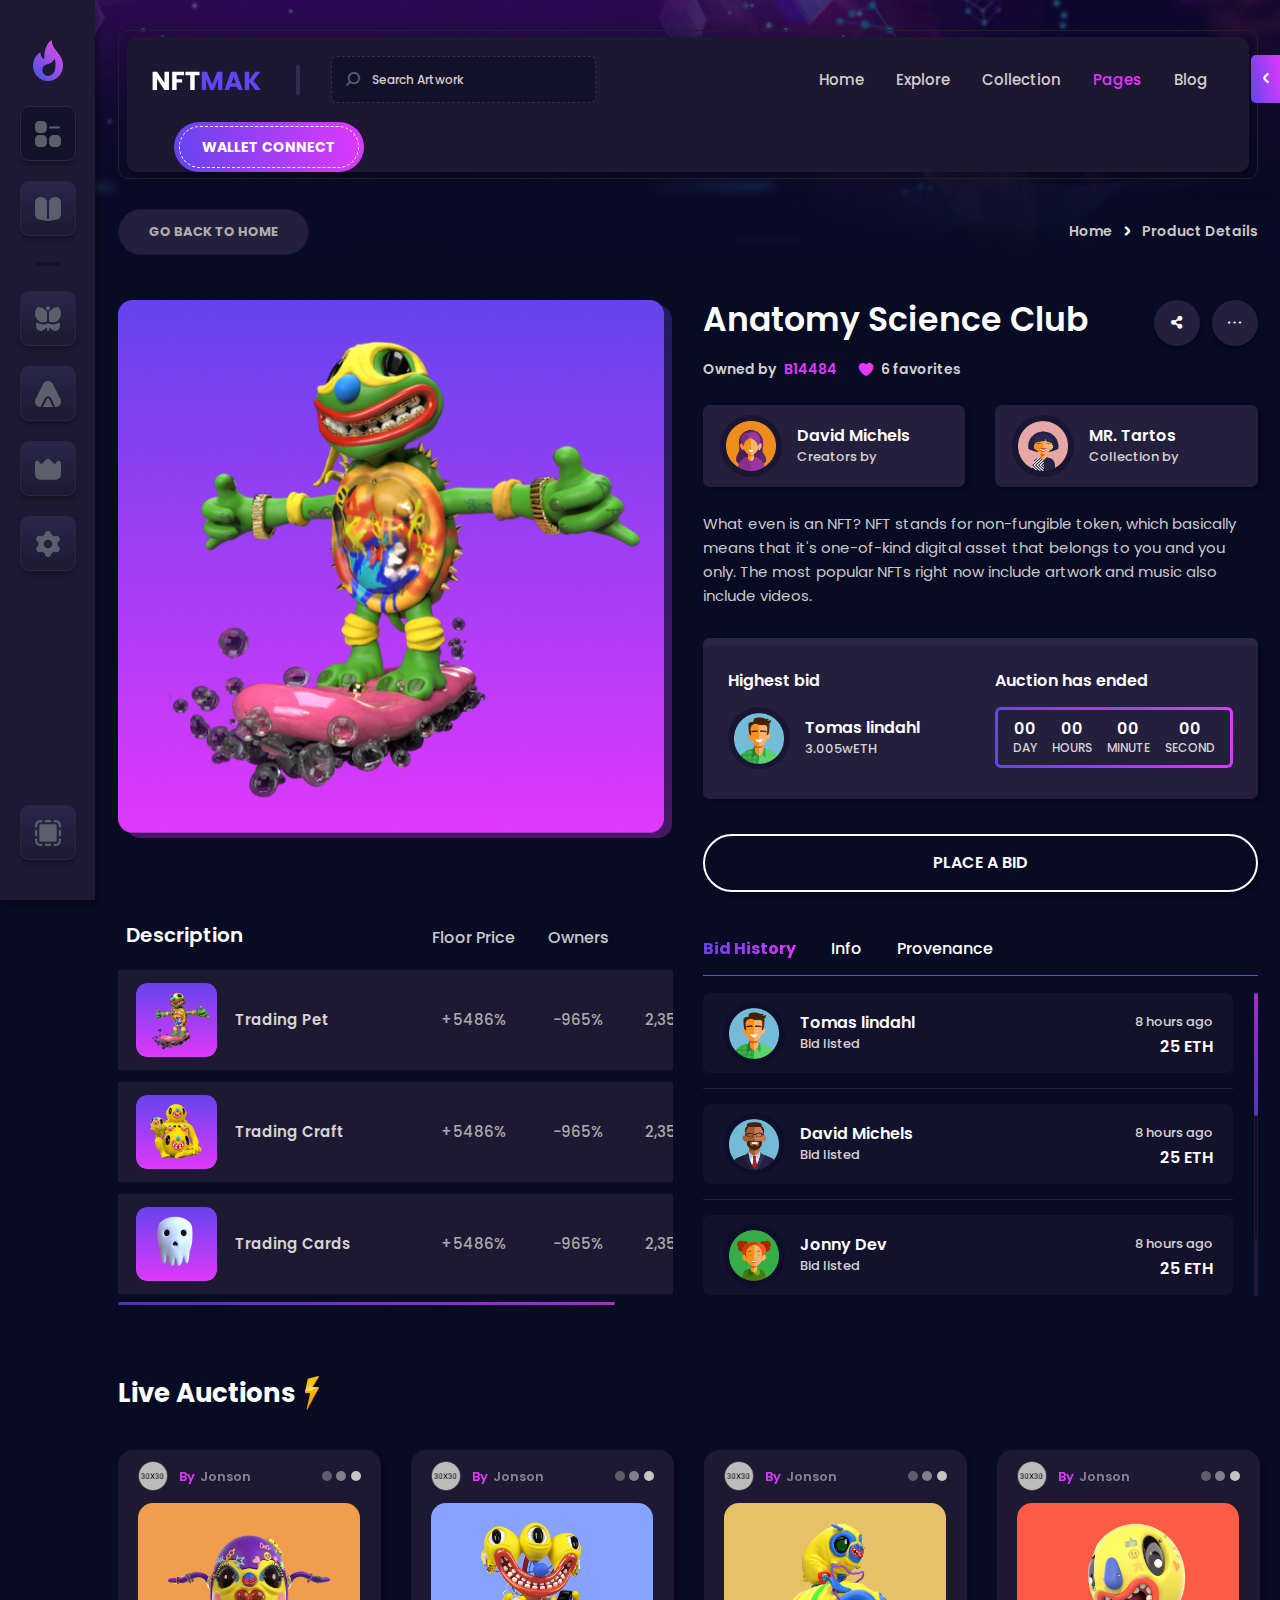
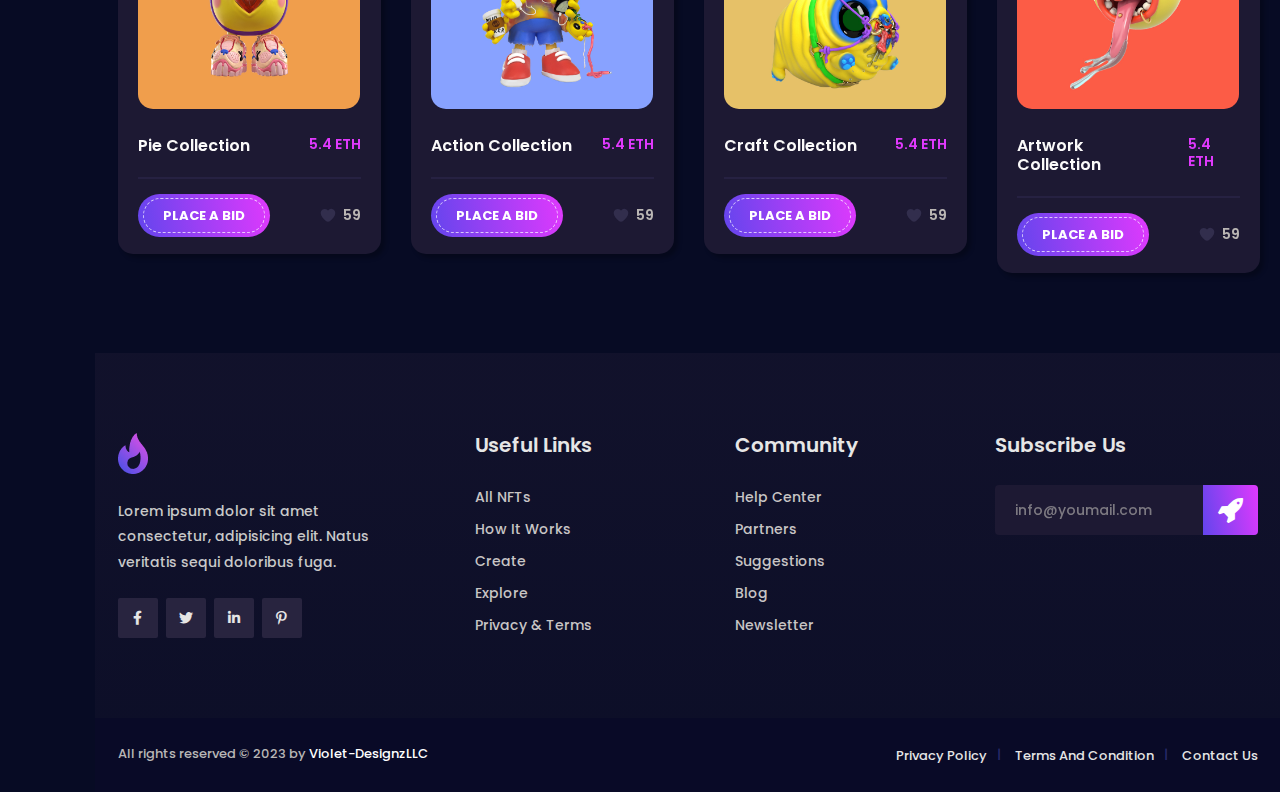
<file: market-single.html>
<!doctype html>
<html class="no-js" lang="en">
    <head>
        <meta charset="utf-8">
        <meta http-equiv="x-ua-compatible" content="ie=edge">
        <title>NFTMAK - NFT Marketplace Template</title>
        <meta name="description" content="">
        <meta name="viewport" content="width=device-width, initial-scale=1">

		<link rel="shortcut icon" type="image/x-icon" href="assets/img/favicon.png">
        <!-- Place favicon.ico in the root directory -->

		<!-- CSS here -->
        <link rel="stylesheet" href="assets/css/bootstrap.min.css">
        <link rel="stylesheet" href="assets/css/animate.min.css">
        <link rel="stylesheet" href="assets/css/magnific-popup.css">
        <link rel="stylesheet" href="assets/css/fontawesome-all.min.css">
        <link rel="stylesheet" href="assets/css/uicons-solid-rounded.css">
        <link rel="stylesheet" href="assets/css/jquery.mCustomScrollbar.min.css">
        <link rel="stylesheet" href="assets/css/flaticon.css">
        <link rel="stylesheet" href="assets/css/slick.css">
        <link rel="stylesheet" href="assets/css/default.css">
        <link rel="stylesheet" href="assets/css/style.css">
        <link rel="stylesheet" href="assets/css/responsive.css">
    </head>
    <body>

        <!-- preloader -->
        <div id="preloader">
            <div id="loading-center">
                <div id="loading-center-absolute">
                    <div class="object" id="object_one"></div>
                    <div class="object" id="object_two"></div>
                    <div class="object" id="object_three"></div>
                </div>
            </div>
        </div>
        <!-- preloader-end -->

		<!-- Scroll-top -->
        <button class="scroll-top scroll-to-target" data-target="html">
            <i class="fas fa-angle-up"></i>
        </button>
        <!-- Scroll-top-end-->

        <!-- sidebar -->
        <div class="sidebar">
            <div class="sidebar-logo mb-25">
                <a href="index.html"><img src="assets/img/logo/logo.png" alt=""></a>
            </div>
            <div class="sidebar-icon">
                <ul>
                    <li class="active"><a href="index.html"><i class="fi-sr-apps-delete"></i></a></li>
                    <li><a href="nft-live-bidding.html"><i class="fi-sr-book-alt"></i></a></li>
                    <li><a href="collections.html"><i class="fi-sr-butterfly"></i></a></li>
                    <li><a href="create-item.html"><i class="fi-sr-camping"></i></a></li>
                    <li><a href="category.html"><i class="fi-sr-crown"></i></a></li>
                    <li><a href="author-profile.html"><i class="fi-sr-settings"></i></a></li>
                    <li><a href="#" id="btnFullscreen"><i class="fi-sr-tool-marquee"></i></a></li>
                </ul>
            </div>
        </div>
        <!-- sidebar-end -->

        <!-- Offcanvas-area -->
        <div class="offcanvas-wrapper">
            <div class="menu-trigger"><i class="fi-sr-angle-small-left"></i></div>
            <div class="menu-close"><i class="fi-sr-angle-small-right"></i></div>
            <div class="offcanvas-inner scroll">
                <div class="author-profile text-center mb-30">
                    <div class="author-img">
                        <img src="assets/img/others/author_img.png" alt="">
                    </div>
                    <div class="author-content">
                        <h4 class="title">Author Profile</h4>
                        <p>Super Author</p>
                        <a href="#" class="btn">checkout</a>
                    </div>
                </div>
                <div class="sidebar-slider text-center mb-25">
                    <div class="sidebar-active">
                        <div class="sidebar-img">
                            <a href="#"><img src="assets/img/others/sidebar_img01.png" alt=""></a>
                        </div>
                        <div class="sidebar-img">
                            <a href="#"><img src="assets/img/others/sidebar_img02.png" alt=""></a>
                        </div>
                        <div class="sidebar-img">
                            <a href="#"><img src="assets/img/others/sidebar_img03.png" alt=""></a>
                        </div>
                    </div>
                </div>
                <div class="overview">
                    <div class="overview-title">
                        <h4 class="title">Overview</h4>
                    </div>
                    <div class="overview-item-wrap">
                        <div class="overview-item">
                            <div class="overview-icon">
                                <i class="fi-sr-box-alt"></i>
                            </div>
                            <div class="overview-content">
                                <h4 class="title">Open project</h4>
                                <span>820</span>
                            </div>
                            <a href="#"><i class=" fi-sr-angle-small-right"></i></a>
                        </div>
                        <div class="overview-item">
                            <div class="overview-icon">
                                <i class="fi-sr-mountains"></i>
                            </div>
                            <div class="overview-content">
                                <h4 class="title">Successful Completed</h4>
                                <span>546</span>
                            </div>
                            <a href="#"><i class=" fi-sr-angle-small-right"></i></a>
                        </div>
                        <div class="overview-item">
                            <div class="overview-icon">
                                <i class=" fi-sr-hourglass-end"></i>
                            </div>
                            <div class="overview-content">
                                <h4 class="title">trending</h4>
                                <span>32</span>
                            </div>
                            <a href="#"><i class=" fi-sr-angle-small-right"></i></a>
                        </div>
                    </div>
                </div>
            </div>
        </div>
        <div class="offcanvas-overly"></div>
        <!-- Offcanvas-area-end -->

        <!-- main-content -->
        <div class="main-content">
            <!-- header-area -->
            <header>
                <div class="menu-area market-single-header">
                    <div class="container">
                        <div class="row">
                            <div class="col-12">
                                <div class="mobile-nav-toggler"><i class="fas fa-bars"></i></div>
                                <div class="menu-wrap">
                                    <nav class="menu-nav">
                                        <div class="logo"><a href="index.html"><img src="assets/img/logo/naftmak.svg" alt=""></a></div>
                                        <div class="header-form">
                                            <form action="#">
                                                <button><i class="flaticon-search"></i></button>
                                                <input type="text" placeholder="Search Artwork">
                                            </form>
                                        </div>
                                        <div class="navbar-wrap main-menu d-none d-lg-flex">
                                            <ul class="navigation">
                                                <li><a href="index.html">Home</a></li>
                                                <li><a href="nft-marketplace.html">Explore</a></li>
                                                <li><a href="collections.html">Collection</a></li>
                                                <li class="active menu-item-has-children"><a href="#">Pages</a>
                                                    <ul class="submenu">
                                                        <li><a href="activity.html">Activity</a></li>
                                                        <li><a href="category.html">Category</a></li>
                                                        <li><a href="ranking.html">Ranking</a></li>
                                                        <li><a href="creators.html">Creators</a></li>
                                                        <li class="active"><a href="market-single.html">Market Single</a></li>
                                                        <li><a href="nft-live-bidding.html">Live Bidding</a></li>
                                                        <li><a href="create-item.html">Create Item</a></li>
                                                        <li><a href="author-profile.html">Author Profile</a></li>
                                                        <li><a href="login-register.html">Login & Register</a></li>
                                                    </ul>
                                                </li>
                                                <li class="menu-item-has-children"><a href="#">Blog</a>
                                                    <ul class="submenu">
                                                        <li><a href="blog.html">Our Blog</a></li>
                                                        <li><a href="blog-details.html">Blog Details</a></li>
                                                    </ul>
                                                </li>
                                            </ul>
                                        </div>
                                        <div class="header-action d-none d-md-block">
                                            <ul>
                                                <li class="header-btn"><a href="connect-wallets.html" class="btn">Wallet Connect</a></li>
                                            </ul>
                                        </div>
                                    </nav>
                                </div>
                                <!-- Mobile Menu  -->
                                <div class="mobile-menu">
                                    <nav class="menu-box">
                                        <div class="close-btn"><i class="fas fa-times"></i></div>
                                        <div class="nav-logo"><a href="index.html"><img src="assets/img/logo/logo.png" alt="" title=""></a>
                                        </div>
                                        <div class="menu-outer">
                                            <!--Here Menu Will Come Automatically Via Javascript / Same Menu as in Header-->
                                        </div>
                                        <div class="social-links">
                                            <ul class="clearfix">
                                                <li><a href="#"><span class="fab fa-twitter"></span></a></li>
                                                <li><a href="#"><span class="fab fa-facebook-f"></span></a></li>
                                                <li><a href="#"><span class="fab fa-pinterest-p"></span></a></li>
                                                <li><a href="#"><span class="fab fa-instagram"></span></a></li>
                                                <li><a href="#"><span class="fab fa-youtube"></span></a></li>
                                            </ul>
                                        </div>
                                    </nav>
                                </div>
                                <div class="menu-backdrop"></div>
                                <!-- End Mobile Menu -->
                            </div>
                        </div>
                    </div>
                </div>
            </header>
            <!-- header-area-end -->

            <!-- main-area -->
            <main>

                <!-- breadcrumb-area -->
                <div class="breadcrumb-area market-single-breadcrumb-area">
                    <div class="breadcrumb-bg"></div>
                    <div class="container">
                        <div class="row justify-content-center">
                            <div class="col-12">
                                <div class="market-single-breadcrumb">
                                    <div class="home-back-btn"><a href="index.html">go back to home</a></div>
                                    <nav aria-label="breadcrumb">
                                        <ol class="breadcrumb">
                                            <li class="breadcrumb-item"><a href="index.html">Home</a></li>
                                            <li class="breadcrumb-item active" aria-current="page">Product Details</li>
                                        </ol>
                                    </nav>
                                </div>
                            </div>
                        </div>
                    </div>
                </div>
                <!-- breadcrumb-area-end -->

                <!-- market-single-area -->
                <section class="market-single-area">
                    <div class="container">
                        <div class="row">
                            <div class="col-lg-6">
                                <div class="market-single-img">
                                    <img src="assets/img/others/market_details_img.png" alt="">
                                </div>
                            </div>
                            <div class="col-lg-6">
                                <div class="market-single-top">
                                    <div class="market-single-title-wrap">
                                        <h2 class="title">Anatomy Science Club</h2>
                                        <ul class="market-details-meta">
                                            <li>Owned by <a href="#">B14484</a></li>
                                            <li class="wishlist">6 favorites</li>
                                        </ul>
                                    </div>
                                    <div class="market-single-action">
                                        <ul>
                                            <li><a href="#"><i class="fas fa-share-alt"></i></a></li>
                                            <li><a href="#"><i class="fi-sr-menu-dots"></i></a></li>
                                        </ul>
                                    </div>
                                </div>
                                <div class="row">
                                    <div class="col-sm-6">
                                        <div class="market-single-creator">
                                            <div class="thumb"><img src="assets/img/others/mp_avatar01.png" alt=""></div>
                                            <div class="info">
                                                <h5 class="title"><a href="author-profile.html">David Michels</a></h5>
                                                <span>Creators by</span>
                                            </div>
                                        </div>
                                    </div>
                                    <div class="col-sm-6">
                                        <div class="market-single-creator">
                                            <div class="thumb"><img src="assets/img/others/mp_avatar02.png" alt=""></div>
                                            <div class="info">
                                                <h5 class="title"><a href="author-profile.html">MR. Tartos</a></h5>
                                                <span>Collection by</span>
                                            </div>
                                        </div>
                                    </div>
                                </div>
                                <div class="market-single-content">
                                    <p>What even is an NFT? NFT stands for non-fungible token, which basically means that it's one-of-kind digital asset that belongs to you and you only. The most popular NFTs right now include artwork and music also include videos.</p>
                                </div>
                                <div class="highest-bid-wrap">
                                    <div class="row">
                                        <div class="col-xl-6 col-lg-12 col-md-6">
                                            <h5 class="title">Highest bid</h5>
                                            <div class="highest-bid-avatar">
                                                <div class="thumb"><img src="assets/img/others/heighest_avatar.png" alt=""></div>
                                                <div class="content">
                                                    <h5 class="title"><a href="author-profile.html">Tomas lindahl</a></h5>
                                                    <span>3.005wETH</span>
                                                </div>
                                            </div>
                                        </div>
                                        <div class="col-xl-6 col-lg-12 col-md-6">
                                            <h5 class="title">Auction has ended</h5>
                                            <div class="bid-countdown-wrap">
                                                <div class="coming-time" data-countdown="2022/05/16"></div>
                                            </div>
                                        </div>
                                    </div>
                                </div>
                                <a href="#" class="place-bid-btn">Place a bid</a>
                            </div>
                            <div class="col-lg-6">
                                <div class="activity-table-responsive">
                                    <table class="table activity-table">
                                        <thead>
                                            <tr>
                                                <th scope="col" class="title">Description</th>
                                                <th scope="col">Floor Price</th>
                                                <th scope="col">Owners</th>
                                                <th scope="col" class="time">Assets</th>
                                            </tr>
                                        </thead>
                                        <tbody>
                                            <tr>
                                                <th scope="row" class="author">
                                                    <img src="assets/img/others/mp_activity_author01.png" alt=""> <a href="nft-marketplace.html">Trading Pet</a>
                                                </th>
                                                <td>+5486%</td>
                                                <td>-965%</td>
                                                <td>2,356 ETH</td>
                                            </tr>
                                            <tr>
                                                <th scope="row" class="author">
                                                    <img src="assets/img/others/mp_activity_author02.png" alt=""> <a href="nft-marketplace.html">Trading Craft</a>
                                                </th>
                                                <td>+5486%</td>
                                                <td>-965%</td>
                                                <td>2,356 ETH</td>
                                            </tr>
                                            <tr>
                                                <th scope="row" class="author">
                                                    <img src="assets/img/others/mp_activity_author03.png" alt=""> <a href="nft-marketplace.html">Trading Cards</a>
                                                </th>
                                                <td>+5486%</td>
                                                <td>-965%</td>
                                                <td>2,356 ETH</td>
                                            </tr>
                                        </tbody>
                                    </table>
                                </div>
                            </div>
                            <div class="col-lg-6">
                                <div class="bid-history-wrap">
                                    <ul class="nav nav-tabs" id="myTab" role="tablist">
                                        <li class="nav-item" role="presentation">
                                            <button class="nav-link active" id="bid-tab" data-bs-toggle="tab" data-bs-target="#bid" type="button"
                                                role="tab" aria-controls="bid" aria-selected="true">Bid History</button>
                                        </li>
                                        <li class="nav-item" role="presentation">
                                            <button class="nav-link" id="info-tab" data-bs-toggle="tab" data-bs-target="#info" type="button"
                                                role="tab" aria-controls="info" aria-selected="false">Info</button>
                                        </li>
                                        <li class="nav-item" role="presentation">
                                            <button class="nav-link" id="provenance-tab" data-bs-toggle="tab" data-bs-target="#provenance" type="button" role="tab" aria-controls="provenance" aria-selected="false">Provenance</button>
                                        </li>
                                    </ul>
                                    <div class="tab-content" id="myTabContent">
                                        <div class="tab-pane fade show active" id="bid" role="tabpanel" aria-labelledby="bid-tab">
                                            <div class="bid-history-overflow scroll">
                                                <ul class="bid-history-list">
                                                    <li>
                                                        <div class="bid-history-item">
                                                            <div class="highest-bid-avatar">
                                                                <div class="thumb"><img src="assets/img/others/heighest_avatar.png" alt=""></div>
                                                                <div class="content">
                                                                    <h5 class="title"><a href="author-profile.html">Tomas lindahl</a></h5>
                                                                    <span>Bid listed</span>
                                                                </div>
                                                            </div>
                                                            <div class="bid-history-info">
                                                                <span>8 hours ago</span>
                                                                <h6 class="title">25 ETH</h6>
                                                            </div>
                                                        </div>
                                                    </li>
                                                    <li>
                                                        <div class="bid-history-item">
                                                            <div class="highest-bid-avatar">
                                                                <div class="thumb"><img src="assets/img/others/heighest_avatar02.png" alt=""></div>
                                                                <div class="content">
                                                                    <h5 class="title"><a href="author-profile.html">David Michels</a></h5>
                                                                    <span>Bid listed</span>
                                                                </div>
                                                            </div>
                                                            <div class="bid-history-info">
                                                                <span>8 hours ago</span>
                                                                <h6 class="title">25 ETH</h6>
                                                            </div>
                                                        </div>
                                                    </li>
                                                    <li>
                                                        <div class="bid-history-item">
                                                            <div class="highest-bid-avatar">
                                                                <div class="thumb"><img src="assets/img/others/heighest_avatar03.png" alt=""></div>
                                                                <div class="content">
                                                                    <h5 class="title"><a href="author-profile.html">Jonny Dev</a></h5>
                                                                    <span>Bid listed</span>
                                                                </div>
                                                            </div>
                                                            <div class="bid-history-info">
                                                                <span>8 hours ago</span>
                                                                <h6 class="title">25 ETH</h6>
                                                            </div>
                                                        </div>
                                                    </li>
                                                    <li>
                                                        <div class="bid-history-item">
                                                            <div class="highest-bid-avatar">
                                                                <div class="thumb"><img src="assets/img/others/heighest_avatar04.png" alt=""></div>
                                                                <div class="content">
                                                                    <h5 class="title"><a href="author-profile.html">Tomas lindahl</a></h5>
                                                                    <span>Bid listed</span>
                                                                </div>
                                                            </div>
                                                            <div class="bid-history-info">
                                                                <span>8 hours ago</span>
                                                                <h6 class="title">25 ETH</h6>
                                                            </div>
                                                        </div>
                                                    </li>
                                                    <li>
                                                        <div class="bid-history-item">
                                                            <div class="highest-bid-avatar">
                                                                <div class="thumb"><img src="assets/img/others/heighest_avatar05.png" alt=""></div>
                                                                <div class="content">
                                                                    <h5 class="title"><a href="author-profile.html">Tomas Komai</a></h5>
                                                                    <span>Bid listed</span>
                                                                </div>
                                                            </div>
                                                            <div class="bid-history-info">
                                                                <span>8 hours ago</span>
                                                                <h6 class="title">25 ETH</h6>
                                                            </div>
                                                        </div>
                                                    </li>
                                                    <li>
                                                        <div class="bid-history-item">
                                                            <div class="highest-bid-avatar">
                                                                <div class="thumb"><img src="assets/img/others/heighest_avatar06.png" alt=""></div>
                                                                <div class="content">
                                                                    <h5 class="title"><a href="author-profile.html">Tomas Harne</a></h5>
                                                                    <span>Bid listed</span>
                                                                </div>
                                                            </div>
                                                            <div class="bid-history-info">
                                                                <span>8 hours ago</span>
                                                                <h6 class="title">25 ETH</h6>
                                                            </div>
                                                        </div>
                                                    </li>
                                                    <li>
                                                        <div class="bid-history-item">
                                                            <div class="highest-bid-avatar">
                                                                <div class="thumb"><img src="assets/img/others/heighest_avatar.png" alt=""></div>
                                                                <div class="content">
                                                                    <h5 class="title"><a href="author-profile.html">Tomas lindahl</a></h5>
                                                                    <span>Bid listed</span>
                                                                </div>
                                                            </div>
                                                            <div class="bid-history-info">
                                                                <span>8 hours ago</span>
                                                                <h6 class="title">25 ETH</h6>
                                                            </div>
                                                        </div>
                                                    </li>
                                                </ul>
                                            </div>
                                        </div>
                                        <div class="tab-pane fade" id="info" role="tabpanel" aria-labelledby="info-tab">
                                            <div class="bid-history-overflow scroll">
                                                <ul class="bid-history-list">
                                                    <li>
                                                        <div class="bid-history-item">
                                                            <div class="highest-bid-avatar">
                                                                <div class="thumb"><img src="assets/img/others/heighest_avatar02.png" alt=""></div>
                                                                <div class="content">
                                                                    <h5 class="title"><a href="#">Tomas lindahl</a></h5>
                                                                    <span>Bid listed</span>
                                                                </div>
                                                            </div>
                                                            <div class="bid-history-info">
                                                                <span>8 hours ago</span>
                                                                <h6 class="title">25 ETH</h6>
                                                            </div>
                                                        </div>
                                                    </li>
                                                    <li>
                                                        <div class="bid-history-item">
                                                            <div class="highest-bid-avatar">
                                                                <div class="thumb"><img src="assets/img/others/heighest_avatar03.png" alt=""></div>
                                                                <div class="content">
                                                                    <h5 class="title"><a href="#">Tomas lindahl</a></h5>
                                                                    <span>Bid listed</span>
                                                                </div>
                                                            </div>
                                                            <div class="bid-history-info">
                                                                <span>8 hours ago</span>
                                                                <h6 class="title">25 ETH</h6>
                                                            </div>
                                                        </div>
                                                    </li>
                                                    <li>
                                                        <div class="bid-history-item">
                                                            <div class="highest-bid-avatar">
                                                                <div class="thumb"><img src="assets/img/others/heighest_avatar04.png" alt=""></div>
                                                                <div class="content">
                                                                    <h5 class="title"><a href="#">Tomas lindahl</a></h5>
                                                                    <span>Bid listed</span>
                                                                </div>
                                                            </div>
                                                            <div class="bid-history-info">
                                                                <span>8 hours ago</span>
                                                                <h6 class="title">25 ETH</h6>
                                                            </div>
                                                        </div>
                                                    </li>
                                                    <li>
                                                        <div class="bid-history-item">
                                                            <div class="highest-bid-avatar">
                                                                <div class="thumb"><img src="assets/img/others/heighest_avatar05.png" alt=""></div>
                                                                <div class="content">
                                                                    <h5 class="title"><a href="#">Tomas lindahl</a></h5>
                                                                    <span>Bid listed</span>
                                                                </div>
                                                            </div>
                                                            <div class="bid-history-info">
                                                                <span>8 hours ago</span>
                                                                <h6 class="title">25 ETH</h6>
                                                            </div>
                                                        </div>
                                                    </li>
                                                    <li>
                                                        <div class="bid-history-item">
                                                            <div class="highest-bid-avatar">
                                                                <div class="thumb"><img src="assets/img/others/heighest_avatar06.png" alt=""></div>
                                                                <div class="content">
                                                                    <h5 class="title"><a href="#">Tomas lindahl</a></h5>
                                                                    <span>Bid listed</span>
                                                                </div>
                                                            </div>
                                                            <div class="bid-history-info">
                                                                <span>8 hours ago</span>
                                                                <h6 class="title">25 ETH</h6>
                                                            </div>
                                                        </div>
                                                    </li>
                                                    <li>
                                                        <div class="bid-history-item">
                                                            <div class="highest-bid-avatar">
                                                                <div class="thumb"><img src="assets/img/others/heighest_avatar02.png" alt=""></div>
                                                                <div class="content">
                                                                    <h5 class="title"><a href="#">Tomas lindahl</a></h5>
                                                                    <span>Bid listed</span>
                                                                </div>
                                                            </div>
                                                            <div class="bid-history-info">
                                                                <span>8 hours ago</span>
                                                                <h6 class="title">25 ETH</h6>
                                                            </div>
                                                        </div>
                                                    </li>
                                                    <li>
                                                        <div class="bid-history-item">
                                                            <div class="highest-bid-avatar">
                                                                <div class="thumb"><img src="assets/img/others/heighest_avatar.png" alt=""></div>
                                                                <div class="content">
                                                                    <h5 class="title"><a href="#">Tomas lindahl</a></h5>
                                                                    <span>Bid listed</span>
                                                                </div>
                                                            </div>
                                                            <div class="bid-history-info">
                                                                <span>8 hours ago</span>
                                                                <h6 class="title">25 ETH</h6>
                                                            </div>
                                                        </div>
                                                    </li>
                                                </ul>
                                            </div>
                                        </div>
                                        <div class="tab-pane fade" id="provenance" role="tabpanel" aria-labelledby="provenance-tab">
                                            <div class="bid-history-overflow scroll">
                                                <ul class="bid-history-list">
                                                    <li>
                                                        <div class="bid-history-item">
                                                            <div class="highest-bid-avatar">
                                                                <div class="thumb"><img src="assets/img/others/heighest_avatar.png" alt=""></div>
                                                                <div class="content">
                                                                    <h5 class="title"><a href="#">Tomas lindahl</a></h5>
                                                                    <span>Bid listed</span>
                                                                </div>
                                                            </div>
                                                            <div class="bid-history-info">
                                                                <span>8 hours ago</span>
                                                                <h6 class="title">25 ETH</h6>
                                                            </div>
                                                        </div>
                                                    </li>
                                                    <li>
                                                        <div class="bid-history-item">
                                                            <div class="highest-bid-avatar">
                                                                <div class="thumb"><img src="assets/img/others/heighest_avatar02.png" alt=""></div>
                                                                <div class="content">
                                                                    <h5 class="title"><a href="#">Tomas lindahl</a></h5>
                                                                    <span>Bid listed</span>
                                                                </div>
                                                            </div>
                                                            <div class="bid-history-info">
                                                                <span>8 hours ago</span>
                                                                <h6 class="title">25 ETH</h6>
                                                            </div>
                                                        </div>
                                                    </li>
                                                    <li>
                                                        <div class="bid-history-item">
                                                            <div class="highest-bid-avatar">
                                                                <div class="thumb"><img src="assets/img/others/heighest_avatar03.png" alt=""></div>
                                                                <div class="content">
                                                                    <h5 class="title"><a href="#">Tomas lindahl</a></h5>
                                                                    <span>Bid listed</span>
                                                                </div>
                                                            </div>
                                                            <div class="bid-history-info">
                                                                <span>8 hours ago</span>
                                                                <h6 class="title">25 ETH</h6>
                                                            </div>
                                                        </div>
                                                    </li>
                                                    <li>
                                                        <div class="bid-history-item">
                                                            <div class="highest-bid-avatar">
                                                                <div class="thumb"><img src="assets/img/others/heighest_avatar04.png" alt=""></div>
                                                                <div class="content">
                                                                    <h5 class="title"><a href="#">Tomas lindahl</a></h5>
                                                                    <span>Bid listed</span>
                                                                </div>
                                                            </div>
                                                            <div class="bid-history-info">
                                                                <span>8 hours ago</span>
                                                                <h6 class="title">25 ETH</h6>
                                                            </div>
                                                        </div>
                                                    </li>
                                                    <li>
                                                        <div class="bid-history-item">
                                                            <div class="highest-bid-avatar">
                                                                <div class="thumb"><img src="assets/img/others/heighest_avatar05.png" alt=""></div>
                                                                <div class="content">
                                                                    <h5 class="title"><a href="#">Tomas lindahl</a></h5>
                                                                    <span>Bid listed</span>
                                                                </div>
                                                            </div>
                                                            <div class="bid-history-info">
                                                                <span>8 hours ago</span>
                                                                <h6 class="title">25 ETH</h6>
                                                            </div>
                                                        </div>
                                                    </li>
                                                    <li>
                                                        <div class="bid-history-item">
                                                            <div class="highest-bid-avatar">
                                                                <div class="thumb"><img src="assets/img/others/heighest_avatar06.png" alt=""></div>
                                                                <div class="content">
                                                                    <h5 class="title"><a href="#">Tomas lindahl</a></h5>
                                                                    <span>Bid listed</span>
                                                                </div>
                                                            </div>
                                                            <div class="bid-history-info">
                                                                <span>8 hours ago</span>
                                                                <h6 class="title">25 ETH</h6>
                                                            </div>
                                                        </div>
                                                    </li>
                                                    <li>
                                                        <div class="bid-history-item">
                                                            <div class="highest-bid-avatar">
                                                                <div class="thumb"><img src="assets/img/others/heighest_avatar.png" alt=""></div>
                                                                <div class="content">
                                                                    <h5 class="title"><a href="#">Tomas lindahl</a></h5>
                                                                    <span>Bid listed</span>
                                                                </div>
                                                            </div>
                                                            <div class="bid-history-info">
                                                                <span>8 hours ago</span>
                                                                <h6 class="title">25 ETH</h6>
                                                            </div>
                                                        </div>
                                                    </li>
                                                </ul>
                                            </div>
                                        </div>
                                    </div>
                                </div>
                            </div>
                        </div>
                    </div>
                </section>
                <!-- market-single-area-end -->

                <!-- top-collection-area -->
                <section class="top-collection-area live-auctions-area">
                    <div class="container">
                        <div class="row">
                            <div class="col-md-6">
                                <div class="section-title mb-40">
                                    <h2 class="title">Live Auctions <img src="assets/img/icons/title_icon01.png" alt=""></h2>
                                </div>
                            </div>
                        </div>
                        <div class="row top-collection-active">
                            <div class="col-xl-3">
                                <div class="top-collection-item">
                                    <div class="collection-item-top">
                                        <ul>
                                            <li class="avatar"><a href="author-profile.html" class="thumb"><img src="assets/img/others/top_col_avatar.png" alt=""></a>By <a href="author-profile.html" class="name">Jonson</a></li>
                                            <li class="info-dots dropdown">
                                                <span></span>
                                                <span></span>
                                                <span></span>
                                                <a href="#" class="dropdown-toggle" data-bs-toggle="dropdown" role="button" aria-expanded="false"></a>
                                                <ul class="dropdown-menu">
                                                    <li><a href="nft-marketplace.html">Artwork</a></li>
                                                    <li><a href="nft-marketplace.html">Action</a></li>
                                                    <li><a href="nft-marketplace.html">Author Action</a></li>
                                                </ul>
                                            </li>
                                        </ul>
                                    </div>
                                    <div class="collection-item-thumb">
                                        <a href="market-single.html"><img src="assets/img/others/top_collection01.jpg" alt=""></a>
                                    </div>
                                    <div class="collection-item-content">
                                        <h5 class="title"><a href="market-single.html">Pie Collection</a> <span class="price">5.4 ETH</span></h5>
                                    </div>
                                    <div class="collection-item-bottom">
                                        <ul>
                                            <li class="bid"><a href="market-single.html" class="btn">place a bid</a></li>
                                            <li class="wishlist"><a href="#">59</a></li>
                                        </ul>
                                    </div>
                                </div>
                            </div>
                            <div class="col-xl-3">
                                <div class="top-collection-item">
                                    <div class="collection-item-top">
                                        <ul>
                                            <li class="avatar"><a href="author-profile.html" class="thumb"><img src="assets/img/others/top_col_avatar.png" alt=""></a>By <a href="author-profile.html" class="name">Jonson</a></li>
                                            <li class="info-dots dropdown">
                                                <span></span>
                                                <span></span>
                                                <span></span>
                                                <a href="#" class="dropdown-toggle" data-bs-toggle="dropdown" role="button" aria-expanded="false"></a>
                                                <ul class="dropdown-menu">
                                                    <li><a href="nft-marketplace.html">Artwork</a></li>
                                                    <li><a href="nft-marketplace.html">Action</a></li>
                                                    <li><a href="nft-marketplace.html">Author Action</a></li>
                                                </ul>
                                            </li>
                                        </ul>
                                    </div>
                                    <div class="collection-item-thumb">
                                        <a href="market-single.html"><img src="assets/img/others/top_collection02.jpg" alt=""></a>
                                    </div>
                                    <div class="collection-item-content">
                                        <h5 class="title"><a href="market-single.html">Action Collection</a> <span class="price">5.4 ETH</span></h5>
                                    </div>
                                    <div class="collection-item-bottom">
                                        <ul>
                                            <li class="bid"><a href="market-single.html" class="btn">place a bid</a></li>
                                            <li class="wishlist"><a href="#">59</a></li>
                                        </ul>
                                    </div>
                                </div>
                            </div>
                            <div class="col-xl-3">
                                <div class="top-collection-item">
                                    <div class="collection-item-top">
                                        <ul>
                                            <li class="avatar"><a href="author-profile.html" class="thumb"><img src="assets/img/others/top_col_avatar.png" alt=""></a>By <a href="author-profile.html" class="name">Jonson</a></li>
                                            <li class="info-dots dropdown">
                                                <span></span>
                                                <span></span>
                                                <span></span>
                                                <a href="#" class="dropdown-toggle" data-bs-toggle="dropdown" role="button" aria-expanded="false"></a>
                                                <ul class="dropdown-menu">
                                                    <li><a href="nft-marketplace.html">Artwork</a></li>
                                                    <li><a href="nft-marketplace.html">Action</a></li>
                                                    <li><a href="nft-marketplace.html">Author Action</a></li>
                                                </ul>
                                            </li>
                                        </ul>
                                    </div>
                                    <div class="collection-item-thumb">
                                        <a href="market-single.html"><img src="assets/img/others/top_collection03.jpg" alt=""></a>
                                    </div>
                                    <div class="collection-item-content">
                                        <h5 class="title"><a href="market-single.html">Craft Collection</a> <span class="price">5.4 ETH</span></h5>
                                    </div>
                                    <div class="collection-item-bottom">
                                        <ul>
                                            <li class="bid"><a href="market-single.html" class="btn">place a bid</a></li>
                                            <li class="wishlist"><a href="#">59</a></li>
                                        </ul>
                                    </div>
                                </div>
                            </div>
                            <div class="col-xl-3">
                                <div class="top-collection-item">
                                    <div class="collection-item-top">
                                        <ul>
                                            <li class="avatar"><a href="author-profile.html" class="thumb"><img src="assets/img/others/top_col_avatar.png" alt=""></a>By <a href="author-profile.html" class="name">Jonson</a></li>
                                            <li class="info-dots dropdown">
                                                <span></span>
                                                <span></span>
                                                <span></span>
                                                <a href="#" class="dropdown-toggle" data-bs-toggle="dropdown" role="button" aria-expanded="false"></a>
                                                <ul class="dropdown-menu">
                                                    <li><a href="nft-marketplace.html">Artwork</a></li>
                                                    <li><a href="nft-marketplace.html">Action</a></li>
                                                    <li><a href="nft-marketplace.html">Author Action</a></li>
                                                </ul>
                                            </li>
                                        </ul>
                                    </div>
                                    <div class="collection-item-thumb">
                                        <a href="market-single.html"><img src="assets/img/others/top_collection04.jpg" alt=""></a>
                                    </div>
                                    <div class="collection-item-content">
                                        <h5 class="title"><a href="market-single.html">Artwork Collection</a> <span class="price">5.4 ETH</span></h5>
                                    </div>
                                    <div class="collection-item-bottom">
                                        <ul>
                                            <li class="bid"><a href="market-single.html" class="btn">place a bid</a></li>
                                            <li class="wishlist"><a href="#">59</a></li>
                                        </ul>
                                    </div>
                                </div>
                            </div>
                            <div class="col-xl-3">
                                <div class="top-collection-item">
                                    <div class="collection-item-top">
                                        <ul>
                                            <li class="avatar"><a href="author-profile.html" class="thumb"><img src="assets/img/others/top_col_avatar.png" alt=""></a>By <a href="author-profile.html" class="name">Jonson</a></li>
                                            <li class="info-dots dropdown">
                                                <span></span>
                                                <span></span>
                                                <span></span>
                                                <a href="#" class="dropdown-toggle" data-bs-toggle="dropdown" role="button" aria-expanded="false"></a>
                                                <ul class="dropdown-menu">
                                                    <li><a href="nft-marketplace.html">Artwork</a></li>
                                                    <li><a href="nft-marketplace.html">Action</a></li>
                                                    <li><a href="nft-marketplace.html">Author Action</a></li>
                                                </ul>
                                            </li>
                                        </ul>
                                    </div>
                                    <div class="collection-item-thumb">
                                        <a href="market-single.html"><img src="assets/img/others/top_collection09.jpg" alt=""></a>
                                    </div>
                                    <div class="collection-item-content">
                                        <h5 class="title"><a href="market-single.html">Drop Collection</a> <span class="price">5.4 ETH</span></h5>
                                    </div>
                                    <div class="collection-item-bottom">
                                        <ul>
                                            <li class="bid"><a href="market-single.html" class="btn">place a bid</a></li>
                                            <li class="wishlist"><a href="#">59</a></li>
                                        </ul>
                                    </div>
                                </div>
                            </div>
                        </div>
                    </div>
                </section>
                <!-- top-collection-area-end -->

            </main>
            <!-- main-area-end -->


            <!-- footer-area -->
            <footer>
                <div class="footer-top-wrap">
                    <div class="container">
                        <div class="row justify-content-between">
                            <div class="col-xl-3 col-lg-4 col-md-5 col-sm-9">
                                <div class="footer-widget">
                                    <div class="footer-logo mb-25">
                                        <a href="index.html"><img src="assets/img/logo/logo.png" alt=""></a>
                                    </div>
                                    <p>Lorem ipsum dolor sit amet consectetur, adipisicing elit. Natus veritatis sequi doloribus
                                        fuga.</p>
                                    <ul class="footer-social">
                                        <li><a href="#"><i class="fab fa-facebook-f"></i></a></li>
                                        <li><a href="#"><i class="fab fa-twitter"></i></a></li>
                                        <li><a href="#"><i class="fab fa-linkedin-in"></i></a></li>
                                        <li><a href="#"><i class="fab fa-pinterest-p"></i></a></li>
                                    </ul>
                                </div>
                            </div>
                            <div class="col-lg-2 col-md-3 col-sm-6">
                                <div class="footer-widget">
                                    <h4 class="fw-title">Useful Links</h4>
                                    <ul class="fw-links">
                                        <li><a href="nft-marketplace.html">All NFTs</a></li>
                                        <li><a href="login-register.html">How It Works</a></li>
                                        <li><a href="create-item.html">Create</a></li>
                                        <li><a href="nft-marketplace.html">Explore</a></li>
                                        <li><a href="login-register.html">Privacy & Terms</a></li>
                                    </ul>
                                </div>
                            </div>
                            <div class="col-lg-2 col-md-3 col-sm-6">
                                <div class="footer-widget">
                                    <h4 class="fw-title">Community</h4>
                                    <ul class="fw-links">
                                        <li><a href="login-register.html">Help Center</a></li>
                                        <li><a href="login-register.html">Partners</a></li>
                                        <li><a href="login-register.html">Suggestions</a></li>
                                        <li><a href="blog.html">Blog</a></li>
                                        <li><a href="login-register.html">Newsletter</a></li>
                                    </ul>
                                </div>
                            </div>
                            <div class="col-xl-3 col-lg-4 col-md-6">
                                <div class="footer-widget">
                                    <h4 class="fw-title">Subscribe Us</h4>
                                    <form action="#" class="newsletter-form">
                                        <input type="email" placeholder="info@youmail.com">
                                        <button type="submit"><i class="flaticon-small-rocket-ship-silhouette"></i></button>
                                    </form>
                                </div>
                            </div>
                        </div>
                    </div>
                </div>
                <div class="copyright-wrap">
                    <div class="container">
                        <div class="row align-items-center">
                            <div class="col-md-6">
                                <div class="copyright-text">
			<p>All rights reserved © 2023 by <a href="#">Violet-DesignzLLC</a></p>

                                </div>
                            </div>
                            <div class="col-md-6">
                                <ul class="copyright-link-list">
                                    <li><a href="login-register.html">Privacy Policy</a></li>
                                    <li><a href="login-register.html">Terms And Condition</a></li>
                                    <li><a href="login-register.html">Contact Us</a></li>
                                </ul>
                            </div>
                        </div>
                    </div>
                </div>
            </footer>
            <!-- footer-area-end -->

        </div>
        <!-- main-content-end -->



		<!-- JS here -->
        <script src="assets/js/vendor/jquery-3.6.0.min.js"></script>
        <script src="assets/js/bootstrap.min.js"></script>
        <script src="assets/js/isotope.pkgd.min.js"></script>
        <script src="assets/js/imagesloaded.pkgd.min.js"></script>
        <script src="assets/js/jquery.magnific-popup.min.js"></script>
        <script src="assets/js/jquery.mCustomScrollbar.concat.min.js"></script>
        <script src="assets/js/slick.min.js"></script>
        <script src="assets/js/wow.min.js"></script>
        <script src="assets/js/plugins.js"></script>
        <script src="assets/js/main.js"></script>
    </body>
</html>
</file>
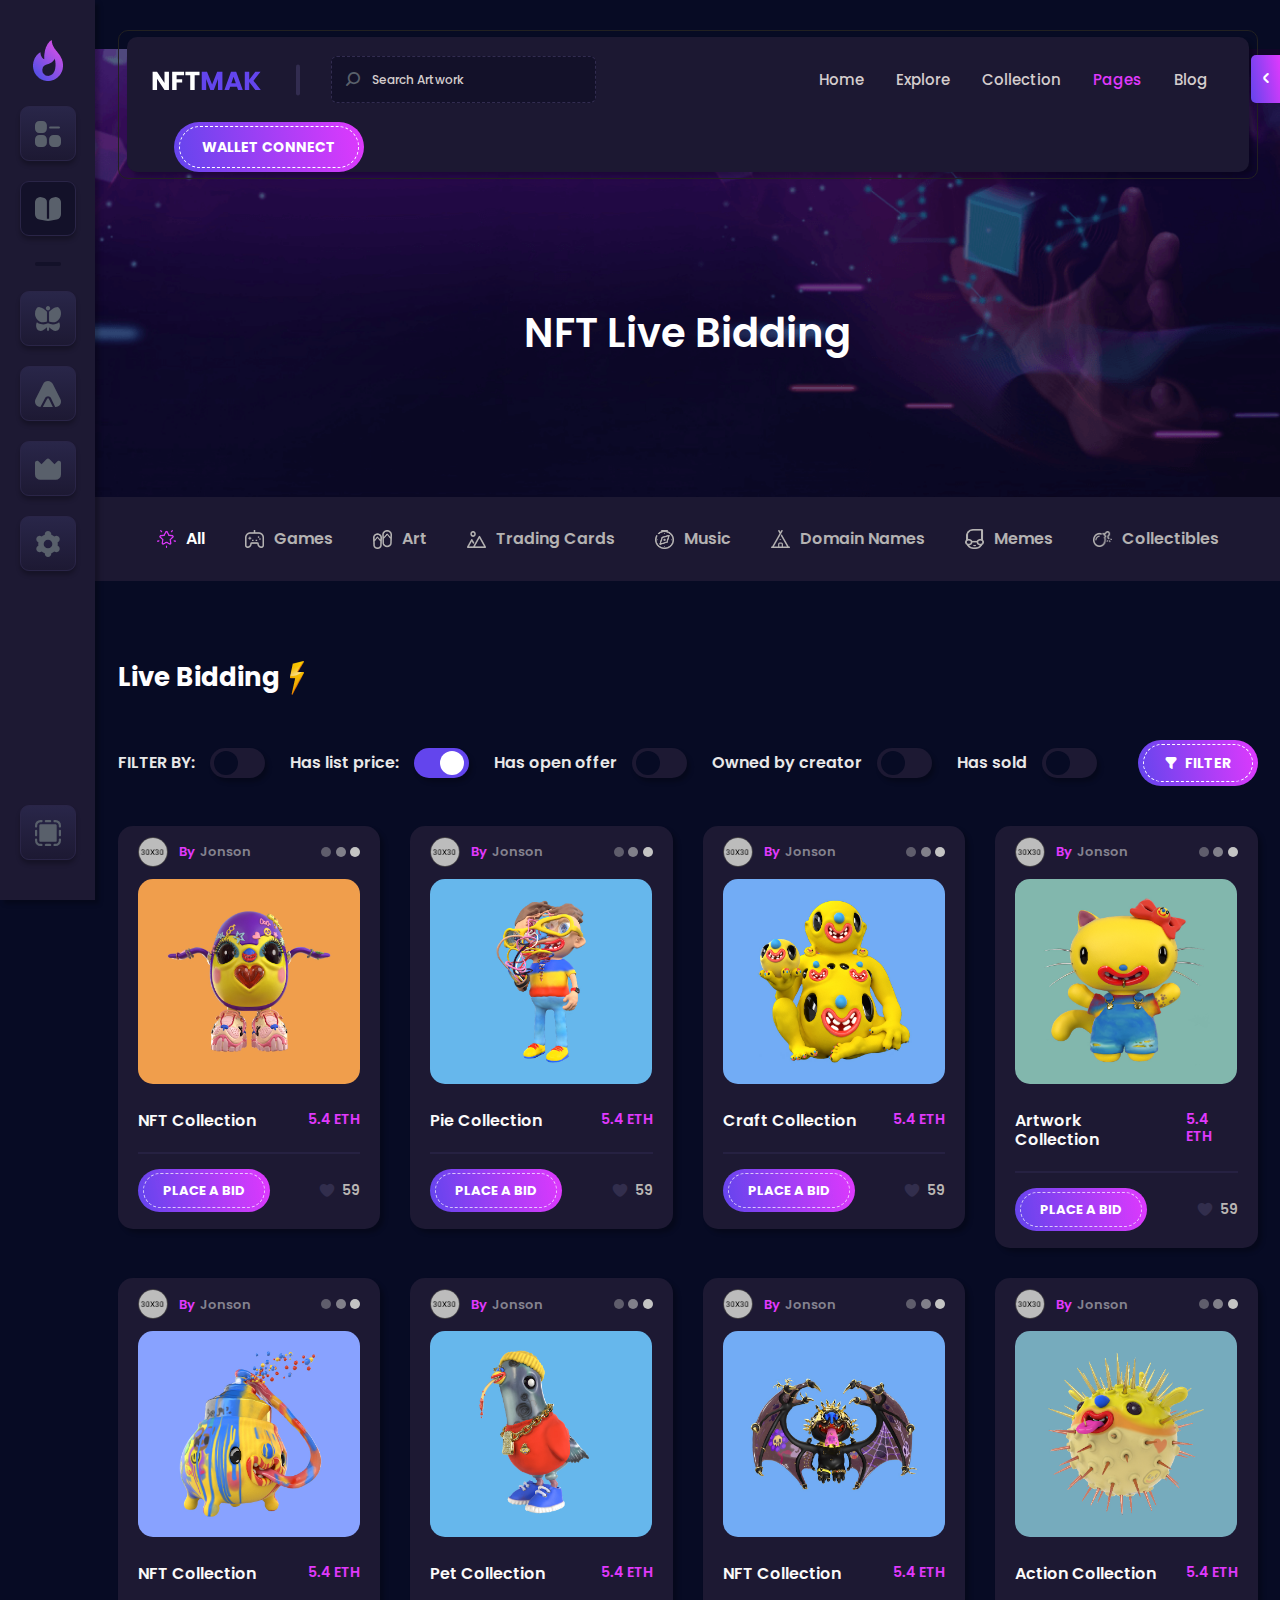
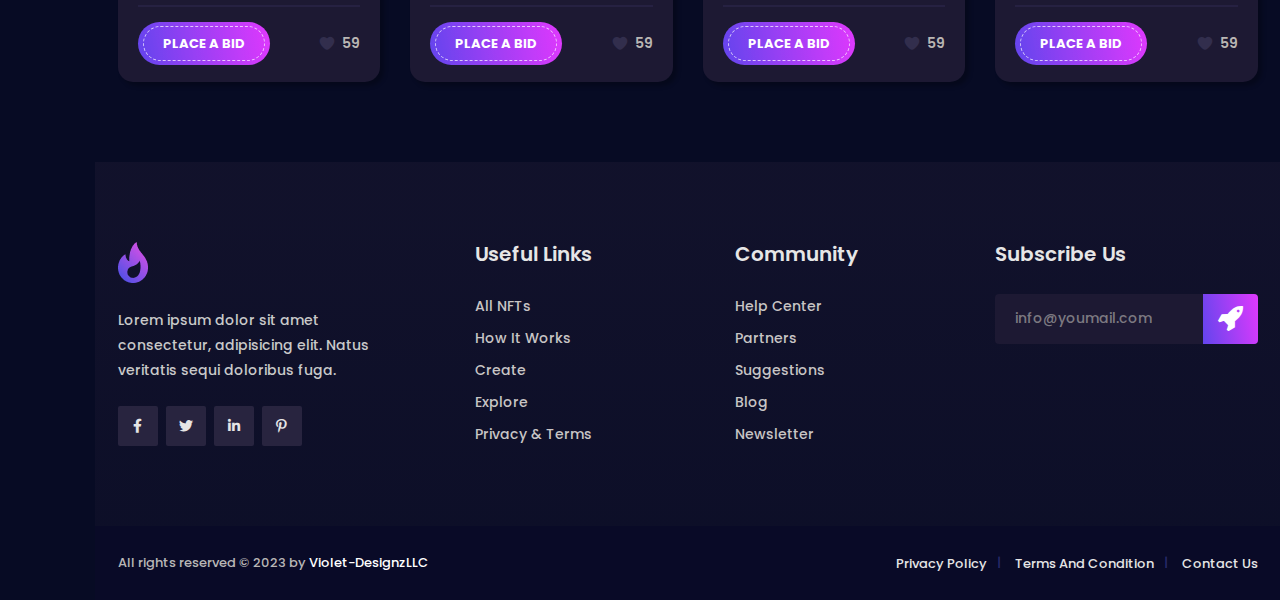
<file: nft-live-bidding.html>
<!doctype html>
<html class="no-js" lang="en">
    <head>
        <meta charset="utf-8">
        <meta http-equiv="x-ua-compatible" content="ie=edge">
        <title>NFTMAK - NFT Marketplace Template</title>
        <meta name="description" content="">
        <meta name="viewport" content="width=device-width, initial-scale=1">

		<link rel="shortcut icon" type="image/x-icon" href="assets/img/favicon.png">
        <!-- Place favicon.ico in the root directory -->

		<!-- CSS here -->
        <link rel="stylesheet" href="assets/css/bootstrap.min.css">
        <link rel="stylesheet" href="assets/css/animate.min.css">
        <link rel="stylesheet" href="assets/css/magnific-popup.css">
        <link rel="stylesheet" href="assets/css/fontawesome-all.min.css">
        <link rel="stylesheet" href="assets/css/uicons-solid-rounded.css">
        <link rel="stylesheet" href="assets/css/jquery.mCustomScrollbar.min.css">
        <link rel="stylesheet" href="assets/css/flaticon.css">
        <link rel="stylesheet" href="assets/css/slick.css">
        <link rel="stylesheet" href="assets/css/default.css">
        <link rel="stylesheet" href="assets/css/style.css">
        <link rel="stylesheet" href="assets/css/responsive.css">
    </head>
    <body>

        <!-- preloader -->
        <div id="preloader">
            <div id="loading-center">
                <div id="loading-center-absolute">
                    <div class="object" id="object_one"></div>
                    <div class="object" id="object_two"></div>
                    <div class="object" id="object_three"></div>
                </div>
            </div>
        </div>
        <!-- preloader-end -->

		<!-- Scroll-top -->
        <button class="scroll-top scroll-to-target" data-target="html">
            <i class="fas fa-angle-up"></i>
        </button>
        <!-- Scroll-top-end-->

        <!-- sidebar -->
        <div class="sidebar">
            <div class="sidebar-logo mb-25">
                <a href="index.html"><img src="assets/img/logo/logo.png" alt=""></a>
            </div>
            <div class="sidebar-icon">
                <ul>
                    <li><a href="index.html"><i class="fi-sr-apps-delete"></i></a></li>
                    <li class="active"><a href="nft-live-bidding.html"><i class="fi-sr-book-alt"></i></a></li>
                    <li><a href="collections.html"><i class="fi-sr-butterfly"></i></a></li>
                    <li><a href="create-item.html"><i class="fi-sr-camping"></i></a></li>
                    <li><a href="category.html"><i class="fi-sr-crown"></i></a></li>
                    <li><a href="author-profile.html"><i class="fi-sr-settings"></i></a></li>
                    <li><a href="#" id="btnFullscreen"><i class="fi-sr-tool-marquee"></i></a></li>
                </ul>
            </div>
        </div>
        <!-- sidebar-end -->

        <!-- Offcanvas-area -->
        <div class="offcanvas-wrapper">
            <div class="menu-trigger"><i class="fi-sr-angle-small-left"></i></div>
            <div class="menu-close"><i class="fi-sr-angle-small-right"></i></div>
            <div class="offcanvas-inner scroll">
                <div class="author-profile text-center mb-30">
                    <div class="author-img">
                        <img src="assets/img/others/author_img.png" alt="">
                    </div>
                    <div class="author-content">
                        <h4 class="title">Author Profile</h4>
                        <p>Super Author</p>
                        <a href="#" class="btn">checkout</a>
                    </div>
                </div>
                <div class="sidebar-slider text-center mb-25">
                    <div class="sidebar-active">
                        <div class="sidebar-img">
                            <a href="#"><img src="assets/img/others/sidebar_img01.png" alt=""></a>
                        </div>
                        <div class="sidebar-img">
                            <a href="#"><img src="assets/img/others/sidebar_img02.png" alt=""></a>
                        </div>
                        <div class="sidebar-img">
                            <a href="#"><img src="assets/img/others/sidebar_img03.png" alt=""></a>
                        </div>
                    </div>
                </div>
                <div class="overview">
                    <div class="overview-title">
                        <h4 class="title">Overview</h4>
                    </div>
                    <div class="overview-item-wrap">
                        <div class="overview-item">
                            <div class="overview-icon">
                                <i class="fi-sr-box-alt"></i>
                            </div>
                            <div class="overview-content">
                                <h4 class="title">Open project</h4>
                                <span>820</span>
                            </div>
                            <a href="#"><i class=" fi-sr-angle-small-right"></i></a>
                        </div>
                        <div class="overview-item">
                            <div class="overview-icon">
                                <i class="fi-sr-mountains"></i>
                            </div>
                            <div class="overview-content">
                                <h4 class="title">Successful Completed</h4>
                                <span>546</span>
                            </div>
                            <a href="#"><i class=" fi-sr-angle-small-right"></i></a>
                        </div>
                        <div class="overview-item">
                            <div class="overview-icon">
                                <i class=" fi-sr-hourglass-end"></i>
                            </div>
                            <div class="overview-content">
                                <h4 class="title">trending</h4>
                                <span>32</span>
                            </div>
                            <a href="#"><i class=" fi-sr-angle-small-right"></i></a>
                        </div>
                    </div>
                </div>
            </div>
        </div>
        <div class="offcanvas-overly"></div>
        <!-- Offcanvas-area-end -->

        <!-- main-content -->
        <div class="main-content">
            <!-- header-area -->
            <header>
                <div class="menu-area">
                    <div class="container">
                        <div class="row">
                            <div class="col-12">
                                <div class="mobile-nav-toggler"><i class="fas fa-bars"></i></div>
                                <div class="menu-wrap">
                                    <nav class="menu-nav">
                                        <div class="logo"><a href="index.html"><img src="assets/img/logo/naftmak.svg" alt=""></a></div>
                                        <div class="header-form">
                                            <form action="#">
                                                <button><i class="flaticon-search"></i></button>
                                                <input type="text" placeholder="Search Artwork">
                                            </form>
                                        </div>
                                        <div class="navbar-wrap main-menu d-none d-lg-flex">
                                            <ul class="navigation">
                                                <li><a href="index.html">Home</a></li>
                                                <li><a href="nft-marketplace.html">Explore</a></li>
                                                <li><a href="collections.html">Collection</a></li>
                                                <li class="active menu-item-has-children"><a href="#">Pages</a>
                                                    <ul class="submenu">
                                                        <li><a href="activity.html">Activity</a></li>
                                                        <li><a href="category.html">Category</a></li>
                                                        <li><a href="ranking.html">Ranking</a></li>
                                                        <li><a href="creators.html">Creators</a></li>
                                                        <li><a href="market-single.html">Market Single</a></li>
                                                        <li class="active"><a href="nft-live-bidding.html">Live Bidding</a></li>
                                                        <li><a href="create-item.html">Create Item</a></li>
                                                        <li><a href="author-profile.html">Author Profile</a></li>
                                                        <li><a href="login-register.html">Login & Register</a></li>
                                                    </ul>
                                                </li>
                                                <li class="menu-item-has-children"><a href="#">Blog</a>
                                                    <ul class="submenu">
                                                        <li><a href="blog.html">Our Blog</a></li>
                                                        <li><a href="blog-details.html">Blog Details</a></li>
                                                    </ul>
                                                </li>
                                            </ul>
                                        </div>
                                        <div class="header-action d-none d-md-block">
                                            <ul>
                                                <li class="header-btn"><a href="connect-wallets.html" class="btn">Wallet Connect</a></li>
                                            </ul>
                                        </div>
                                    </nav>
                                </div>
                                <!-- Mobile Menu  -->
                                <div class="mobile-menu">
                                    <nav class="menu-box">
                                        <div class="close-btn"><i class="fas fa-times"></i></div>
                                        <div class="nav-logo"><a href="index.html"><img src="assets/img/logo/logo.png" alt="" title=""></a>
                                        </div>
                                        <div class="menu-outer">
                                            <!--Here Menu Will Come Automatically Via Javascript / Same Menu as in Header-->
                                        </div>
                                        <div class="social-links">
                                            <ul class="clearfix">
                                                <li><a href="#"><span class="fab fa-twitter"></span></a></li>
                                                <li><a href="#"><span class="fab fa-facebook-f"></span></a></li>
                                                <li><a href="#"><span class="fab fa-pinterest-p"></span></a></li>
                                                <li><a href="#"><span class="fab fa-instagram"></span></a></li>
                                                <li><a href="#"><span class="fab fa-youtube"></span></a></li>
                                            </ul>
                                        </div>
                                    </nav>
                                </div>
                                <div class="menu-backdrop"></div>
                                <!-- End Mobile Menu -->
                            </div>
                        </div>
                    </div>
                </div>
            </header>
            <!-- header-area-end -->

            <!-- main-area -->
            <main>

                <!-- breadcrumb-area -->
                <section class="breadcrumb-area breadcrumb-bg">
                    <div class="container">
                        <div class="row justify-content-center">
                            <div class="col-lg-6 col-md-8">
                                <div class="breadcrumb-content text-center">
                                    <h3 class="title">NFT Live Bidding</h3>
                                </div>
                            </div>
                        </div>
                    </div>
                </section>
                <!-- breadcrumb-area-end -->

                <!-- category-area -->
                <div class="category-area">
                    <div class="container">
                        <div class="row">
                            <div class="col-12">
                                <ul class="category-list">
                                    <li class="active"><a href="index.html"><img src="assets/img/icons/cat_001.png" alt=""> All</a></li>
                                    <li><a href="nft-marketplace.html"><img src="assets/img/icons/cat_01.png" alt=""> Games</a></li>
                                    <li><a href="nft-marketplace.html"><img src="assets/img/icons/cat_02.png" alt=""> Art</a></li>
                                    <li><a href="nft-marketplace.html"><img src="assets/img/icons/cat_03.png" alt=""> Trading Cards</a></li>
                                    <li><a href="nft-marketplace.html"><img src="assets/img/icons/cat_04.png" alt=""> Music</a></li>
                                    <li><a href="nft-marketplace.html"><img src="assets/img/icons/cat_05.png" alt=""> Domain Names</a></li>
                                    <li><a href="nft-marketplace.html"><img src="assets/img/icons/cat_06.png" alt=""> Memes</a></li>
                                    <li><a href="nft-marketplace.html"><img src="assets/img/icons/cat_07.png" alt=""> Collectibles</a></li>
                                </ul>
                            </div>
                        </div>
                    </div>
                </div>
                <!-- category-area-end -->

                <!-- explore-products-area -->
                <section class="inner-explore-products">
                    <div class="container">
                        <div class="explore-product-filter">
                            <div class="section-title mb-45">
                                <h2 class="title">Live Bidding <img src="assets/img/icons/title_icon01.png" alt=""></h2>
                            </div>
                            <div class="filter-wrap">
                                <form action="#">
                                    <div class="filter-item">
                                        <label class="title">FILTER BY:</label>
                                        <label class="switch">
                                            <input type="checkbox">
                                            <span class="button"></span>
                                        </label>
                                    </div>
                                    <div class="filter-item">
                                        <label class="title">Has list price:</label>
                                        <label class="switch">
                                            <input type="checkbox" checked>
                                            <span class="button"></span>
                                        </label>
                                    </div>
                                    <div class="filter-item">
                                        <label class="title">Has open offer</label>
                                        <label class="switch">
                                            <input type="checkbox">
                                            <span class="button"></span>
                                        </label>
                                    </div>
                                    <div class="filter-item">
                                        <label class="title">Owned by creator</label>
                                        <label class="switch">
                                            <input type="checkbox">
                                            <span class="button"></span>
                                        </label>
                                    </div>
                                    <div class="filter-item">
                                        <label class="title">Has sold</label>
                                        <label class="switch">
                                            <input type="checkbox">
                                            <span class="button"></span>
                                        </label>
                                    </div>
                                    <button class="btn filter-btn"><i class="fi-sr-filter"></i> filter</button>
                                </form>
                            </div>
                        </div>
                        <div class="row justify-content-center">
                            <div class="col-xl-3 col-lg-4 col-md-6 col-sm-6">
                                <div class="top-collection-item">
                                    <div class="collection-item-top">
                                        <ul>
                                            <li class="avatar"><a href="author-profile.html" class="thumb"><img src="assets/img/others/top_col_avatar.png" alt=""></a>By <a href="author-profile.html" class="name">Jonson</a></li>
                                            <li class="info-dots dropdown">
                                                <span></span>
                                                <span></span>
                                                <span></span>
                                                <a href="#" class="dropdown-toggle" data-bs-toggle="dropdown" role="button" aria-expanded="false"></a>
                                                <ul class="dropdown-menu">
                                                    <li><a href="nft-marketplace.html">Artwork</a></li>
                                                    <li><a href="nft-marketplace.html">Action</a></li>
                                                    <li><a href="nft-marketplace.html">Author Action</a></li>
                                                </ul>
                                            </li>
                                        </ul>
                                    </div>
                                    <div class="collection-item-thumb">
                                        <a href="market-single.html"><img src="assets/img/others/top_collection01.jpg" alt=""></a>
                                    </div>
                                    <div class="collection-item-content">
                                        <h5 class="title"><a href="market-single.html">NFT Collection</a> <span class="price">5.4 ETH</span></h5>
                                    </div>
                                    <div class="collection-item-bottom">
                                        <ul>
                                            <li class="bid"><a href="market-single.html" class="btn">place a bid</a></li>
                                            <li class="wishlist"><a href="#">59</a></li>
                                        </ul>
                                    </div>
                                </div>
                            </div>
                            <div class="col-xl-3 col-lg-4 col-md-6 col-sm-6">
                                <div class="top-collection-item">
                                    <div class="collection-item-top">
                                        <ul>
                                            <li class="avatar"><a href="author-profile.html" class="thumb"><img src="assets/img/others/top_col_avatar.png" alt=""></a>By <a href="author-profile.html" class="name">Jonson</a></li>
                                            <li class="info-dots dropdown">
                                                <span></span>
                                                <span></span>
                                                <span></span>
                                                <a href="#" class="dropdown-toggle" data-bs-toggle="dropdown" role="button" aria-expanded="false"></a>
                                                <ul class="dropdown-menu">
                                                    <li><a href="nft-marketplace.html">Artwork</a></li>
                                                    <li><a href="nft-marketplace.html">Action</a></li>
                                                    <li><a href="nft-marketplace.html">Author Action</a></li>
                                                </ul>
                                            </li>
                                        </ul>
                                    </div>
                                    <div class="collection-item-thumb">
                                        <a href="market-single.html"><img src="assets/img/others/top_collection05.jpg" alt=""></a>
                                    </div>
                                    <div class="collection-item-content">
                                        <h5 class="title"><a href="market-single.html">Pie Collection</a> <span class="price">5.4 ETH</span></h5>
                                    </div>
                                    <div class="collection-item-bottom">
                                        <ul>
                                            <li class="bid"><a href="market-single.html" class="btn">place a bid</a></li>
                                            <li class="wishlist"><a href="#">59</a></li>
                                        </ul>
                                    </div>
                                </div>
                            </div>
                            <div class="col-xl-3 col-lg-4 col-md-6 col-sm-6">
                                <div class="top-collection-item">
                                    <div class="collection-item-top">
                                        <ul>
                                            <li class="avatar"><a href="author-profile.html" class="thumb"><img src="assets/img/others/top_col_avatar.png" alt=""></a>By <a href="author-profile.html" class="name">Jonson</a></li>
                                            <li class="info-dots dropdown">
                                                <span></span>
                                                <span></span>
                                                <span></span>
                                                <a href="#" class="dropdown-toggle" data-bs-toggle="dropdown" role="button" aria-expanded="false"></a>
                                                <ul class="dropdown-menu">
                                                    <li><a href="nft-marketplace.html">Artwork</a></li>
                                                    <li><a href="nft-marketplace.html">Action</a></li>
                                                    <li><a href="nft-marketplace.html">Author Action</a></li>
                                                </ul>
                                            </li>
                                        </ul>
                                    </div>
                                    <div class="collection-item-thumb">
                                        <a href="market-single.html"><img src="assets/img/others/top_collection06.jpg" alt=""></a>
                                    </div>
                                    <div class="collection-item-content">
                                        <h5 class="title"><a href="market-single.html">Craft Collection</a> <span class="price">5.4 ETH</span></h5>
                                    </div>
                                    <div class="collection-item-bottom">
                                        <ul>
                                            <li class="bid"><a href="market-single.html" class="btn">place a bid</a></li>
                                            <li class="wishlist"><a href="#">59</a></li>
                                        </ul>
                                    </div>
                                </div>
                            </div>
                            <div class="col-xl-3 col-lg-4 col-md-6 col-sm-6">
                                <div class="top-collection-item">
                                    <div class="collection-item-top">
                                        <ul>
                                            <li class="avatar"><a href="author-profile.html" class="thumb"><img src="assets/img/others/top_col_avatar.png" alt=""></a>By <a href="author-profile.html" class="name">Jonson</a></li>
                                            <li class="info-dots dropdown">
                                                <span></span>
                                                <span></span>
                                                <span></span>
                                                <a href="#" class="dropdown-toggle" data-bs-toggle="dropdown" role="button" aria-expanded="false"></a>
                                                <ul class="dropdown-menu">
                                                    <li><a href="nft-marketplace.html">Artwork</a></li>
                                                    <li><a href="nft-marketplace.html">Action</a></li>
                                                    <li><a href="nft-marketplace.html">Author Action</a></li>
                                                </ul>
                                            </li>
                                        </ul>
                                    </div>
                                    <div class="collection-item-thumb">
                                        <a href="market-single.html"><img src="assets/img/others/top_collection07.jpg" alt=""></a>
                                    </div>
                                    <div class="collection-item-content">
                                        <h5 class="title"><a href="market-single.html">Artwork Collection</a> <span class="price">5.4 ETH</span></h5>
                                    </div>
                                    <div class="collection-item-bottom">
                                        <ul>
                                            <li class="bid"><a href="market-single.html" class="btn">place a bid</a></li>
                                            <li class="wishlist"><a href="#">59</a></li>
                                        </ul>
                                    </div>
                                </div>
                            </div>
                            <div class="col-xl-3 col-lg-4 col-md-6 col-sm-6">
                                <div class="top-collection-item">
                                    <div class="collection-item-top">
                                        <ul>
                                            <li class="avatar"><a href="author-profile.html" class="thumb"><img src="assets/img/others/top_col_avatar.png" alt=""></a>By <a href="author-profile.html" class="name">Jonson</a></li>
                                            <li class="info-dots dropdown">
                                                <span></span>
                                                <span></span>
                                                <span></span>
                                                <a href="#" class="dropdown-toggle" data-bs-toggle="dropdown" role="button" aria-expanded="false"></a>
                                                <ul class="dropdown-menu">
                                                    <li><a href="nft-marketplace.html">Artwork</a></li>
                                                    <li><a href="nft-marketplace.html">Action</a></li>
                                                    <li><a href="nft-marketplace.html">Author Action</a></li>
                                                </ul>
                                            </li>
                                        </ul>
                                    </div>
                                    <div class="collection-item-thumb">
                                        <a href="market-single.html"><img src="assets/img/others/top_collection08.jpg" alt=""></a>
                                    </div>
                                    <div class="collection-item-content">
                                        <h5 class="title"><a href="market-single.html">NFT Collection</a> <span class="price">5.4 ETH</span></h5>
                                    </div>
                                    <div class="collection-item-bottom">
                                        <ul>
                                            <li class="bid"><a href="market-single.html" class="btn">place a bid</a></li>
                                            <li class="wishlist"><a href="#">59</a></li>
                                        </ul>
                                    </div>
                                </div>
                            </div>
                            <div class="col-xl-3 col-lg-4 col-md-6 col-sm-6">
                                <div class="top-collection-item">
                                    <div class="collection-item-top">
                                        <ul>
                                            <li class="avatar"><a href="author-profile.html" class="thumb"><img src="assets/img/others/top_col_avatar.png" alt=""></a>By <a href="author-profile.html" class="name">Jonson</a></li>
                                            <li class="info-dots dropdown">
                                                <span></span>
                                                <span></span>
                                                <span></span>
                                                <a href="#" class="dropdown-toggle" data-bs-toggle="dropdown" role="button" aria-expanded="false"></a>
                                                <ul class="dropdown-menu">
                                                    <li><a href="nft-marketplace.html">Artwork</a></li>
                                                    <li><a href="nft-marketplace.html">Action</a></li>
                                                    <li><a href="nft-marketplace.html">Author Action</a></li>
                                                </ul>
                                            </li>
                                        </ul>
                                    </div>
                                    <div class="collection-item-thumb">
                                        <a href="market-single.html"><img src="assets/img/others/top_collection09.jpg" alt=""></a>
                                    </div>
                                    <div class="collection-item-content">
                                        <h5 class="title"><a href="market-single.html">Pet Collection</a> <span class="price">5.4 ETH</span></h5>
                                    </div>
                                    <div class="collection-item-bottom">
                                        <ul>
                                            <li class="bid"><a href="market-single.html" class="btn">place a bid</a></li>
                                            <li class="wishlist"><a href="#">59</a></li>
                                        </ul>
                                    </div>
                                </div>
                            </div>
                            <div class="col-xl-3 col-lg-4 col-md-6 col-sm-6">
                                <div class="top-collection-item">
                                    <div class="collection-item-top">
                                        <ul>
                                            <li class="avatar"><a href="author-profile.html" class="thumb"><img src="assets/img/others/top_col_avatar.png" alt=""></a>By <a href="author-profile.html" class="name">Jonson</a></li>
                                            <li class="info-dots dropdown">
                                                <span></span>
                                                <span></span>
                                                <span></span>
                                                <a href="#" class="dropdown-toggle" data-bs-toggle="dropdown" role="button" aria-expanded="false"></a>
                                                <ul class="dropdown-menu">
                                                    <li><a href="nft-marketplace.html">Artwork</a></li>
                                                    <li><a href="nft-marketplace.html">Action</a></li>
                                                    <li><a href="nft-marketplace.html">Author Action</a></li>
                                                </ul>
                                            </li>
                                        </ul>
                                    </div>
                                    <div class="collection-item-thumb">
                                        <a href="market-single.html"><img src="assets/img/others/top_collection10.jpg" alt=""></a>
                                    </div>
                                    <div class="collection-item-content">
                                        <h5 class="title"><a href="market-single.html">NFT Collection</a> <span class="price">5.4 ETH</span></h5>
                                    </div>
                                    <div class="collection-item-bottom">
                                        <ul>
                                            <li class="bid"><a href="market-single.html" class="btn">place a bid</a></li>
                                            <li class="wishlist"><a href="#">59</a></li>
                                        </ul>
                                    </div>
                                </div>
                            </div>
                            <div class="col-xl-3 col-lg-4 col-md-6 col-sm-6">
                                <div class="top-collection-item">
                                    <div class="collection-item-top">
                                        <ul>
                                            <li class="avatar"><a href="author-profile.html" class="thumb"><img src="assets/img/others/top_col_avatar.png" alt=""></a>By <a href="author-profile.html" class="name">Jonson</a></li>
                                            <li class="info-dots dropdown">
                                                <span></span>
                                                <span></span>
                                                <span></span>
                                                <a href="#" class="dropdown-toggle" data-bs-toggle="dropdown" role="button" aria-expanded="false"></a>
                                                <ul class="dropdown-menu">
                                                    <li><a href="nft-marketplace.html">Artwork</a></li>
                                                    <li><a href="nft-marketplace.html">Action</a></li>
                                                    <li><a href="nft-marketplace.html">Author Action</a></li>
                                                </ul>
                                            </li>
                                        </ul>
                                    </div>
                                    <div class="collection-item-thumb">
                                        <a href="market-single.html"><img src="assets/img/others/top_collection11.jpg" alt=""></a>
                                    </div>
                                    <div class="collection-item-content">
                                        <h5 class="title"><a href="market-single.html">Action Collection</a> <span class="price">5.4 ETH</span></h5>
                                    </div>
                                    <div class="collection-item-bottom">
                                        <ul>
                                            <li class="bid"><a href="market-single.html" class="btn">place a bid</a></li>
                                            <li class="wishlist"><a href="#">59</a></li>
                                        </ul>
                                    </div>
                                </div>
                            </div>
                        </div>
                    </div>
                </section>
                <!-- explore-products-area-end -->

            </main>
            <!-- main-area-end -->


            <!-- footer-area -->
            <footer>
                <div class="footer-top-wrap">
                    <div class="container">
                        <div class="row justify-content-between">
                            <div class="col-xl-3 col-lg-4 col-md-5 col-sm-9">
                                <div class="footer-widget">
                                    <div class="footer-logo mb-25">
                                        <a href="index.html"><img src="assets/img/logo/logo.png" alt=""></a>
                                    </div>
                                    <p>Lorem ipsum dolor sit amet consectetur, adipisicing elit. Natus veritatis sequi doloribus
                                        fuga.</p>
                                    <ul class="footer-social">
                                        <li><a href="#"><i class="fab fa-facebook-f"></i></a></li>
                                        <li><a href="#"><i class="fab fa-twitter"></i></a></li>
                                        <li><a href="#"><i class="fab fa-linkedin-in"></i></a></li>
                                        <li><a href="#"><i class="fab fa-pinterest-p"></i></a></li>
                                    </ul>
                                </div>
                            </div>
                            <div class="col-lg-2 col-md-3 col-sm-6">
                                <div class="footer-widget">
                                    <h4 class="fw-title">Useful Links</h4>
                                    <ul class="fw-links">
                                        <li><a href="nft-marketplace.html">All NFTs</a></li>
                                        <li><a href="login-register.html">How It Works</a></li>
                                        <li><a href="create-item.html">Create</a></li>
                                        <li><a href="nft-marketplace.html">Explore</a></li>
                                        <li><a href="login-register.html">Privacy & Terms</a></li>
                                    </ul>
                                </div>
                            </div>
                            <div class="col-lg-2 col-md-3 col-sm-6">
                                <div class="footer-widget">
                                    <h4 class="fw-title">Community</h4>
                                    <ul class="fw-links">
                                        <li><a href="login-register.html">Help Center</a></li>
                                        <li><a href="login-register.html">Partners</a></li>
                                        <li><a href="login-register.html">Suggestions</a></li>
                                        <li><a href="blog.html">Blog</a></li>
                                        <li><a href="login-register.html">Newsletter</a></li>
                                    </ul>
                                </div>
                            </div>
                            <div class="col-xl-3 col-lg-4 col-md-6">
                                <div class="footer-widget">
                                    <h4 class="fw-title">Subscribe Us</h4>
                                    <form action="#" class="newsletter-form">
                                        <input type="email" placeholder="info@youmail.com">
                                        <button type="submit"><i class="flaticon-small-rocket-ship-silhouette"></i></button>
                                    </form>
                                </div>
                            </div>
                        </div>
                    </div>
                </div>
                <div class="copyright-wrap">
                    <div class="container">
                        <div class="row align-items-center">
                            <div class="col-md-6">
                                <div class="copyright-text">
					<p>All rights reserved © 2023 by <a href="#">Violet-DesignzLLC</a></p>
                                </div>
                            </div>
                            <div class="col-md-6">
                                <ul class="copyright-link-list">
                                    <li><a href="login-register.html">Privacy Policy</a></li>
                                    <li><a href="login-register.html">Terms And Condition</a></li>
                                    <li><a href="login-register.html">Contact Us</a></li>
                                </ul>
                            </div>
                        </div>
                    </div>
                </div>
            </footer>
            <!-- footer-area-end -->

        </div>
        <!-- main-content-end -->



		<!-- JS here -->
        <script src="assets/js/vendor/jquery-3.6.0.min.js"></script>
        <script src="assets/js/bootstrap.min.js"></script>
        <script src="assets/js/isotope.pkgd.min.js"></script>
        <script src="assets/js/imagesloaded.pkgd.min.js"></script>
        <script src="assets/js/jquery.magnific-popup.min.js"></script>
        <script src="assets/js/jquery.mCustomScrollbar.concat.min.js"></script>
        <script src="assets/js/slick.min.js"></script>
        <script src="assets/js/wow.min.js"></script>
        <script src="assets/js/plugins.js"></script>
        <script src="assets/js/main.js"></script>
    </body>
</html>
</file>
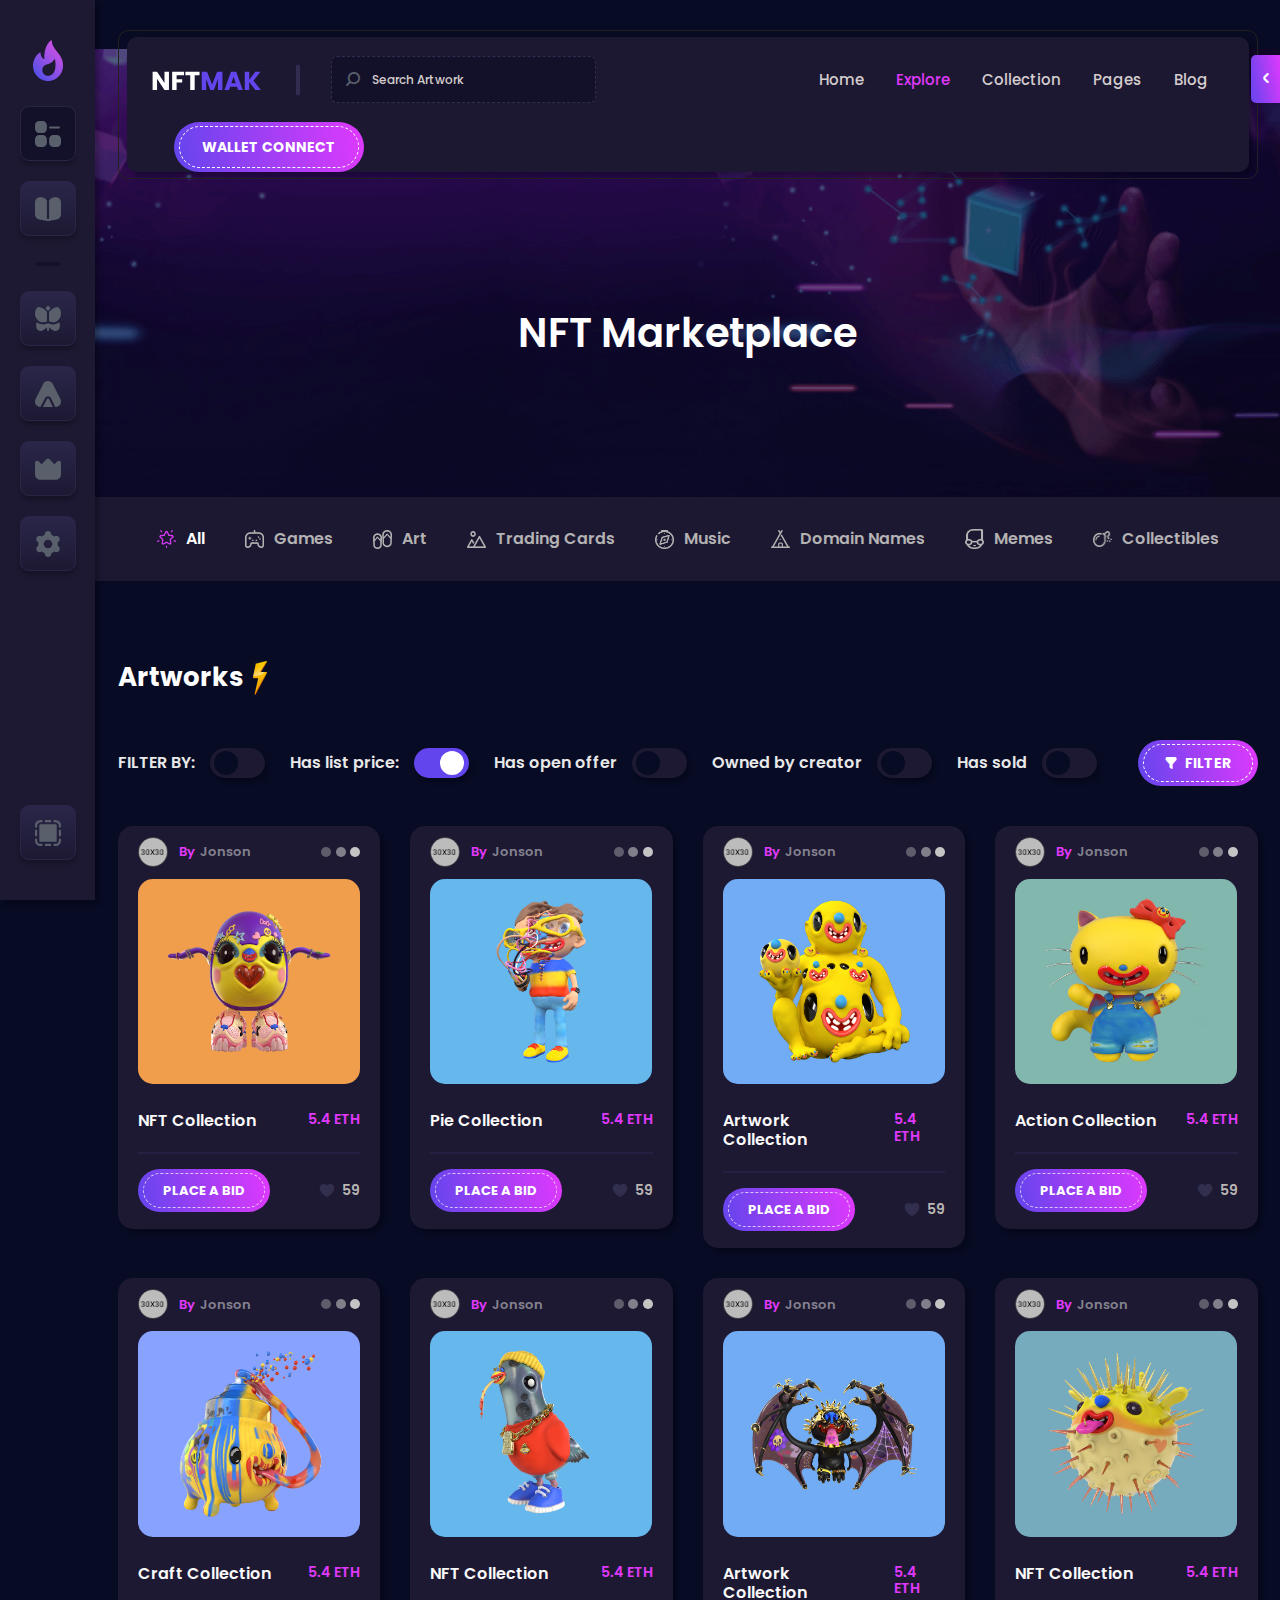
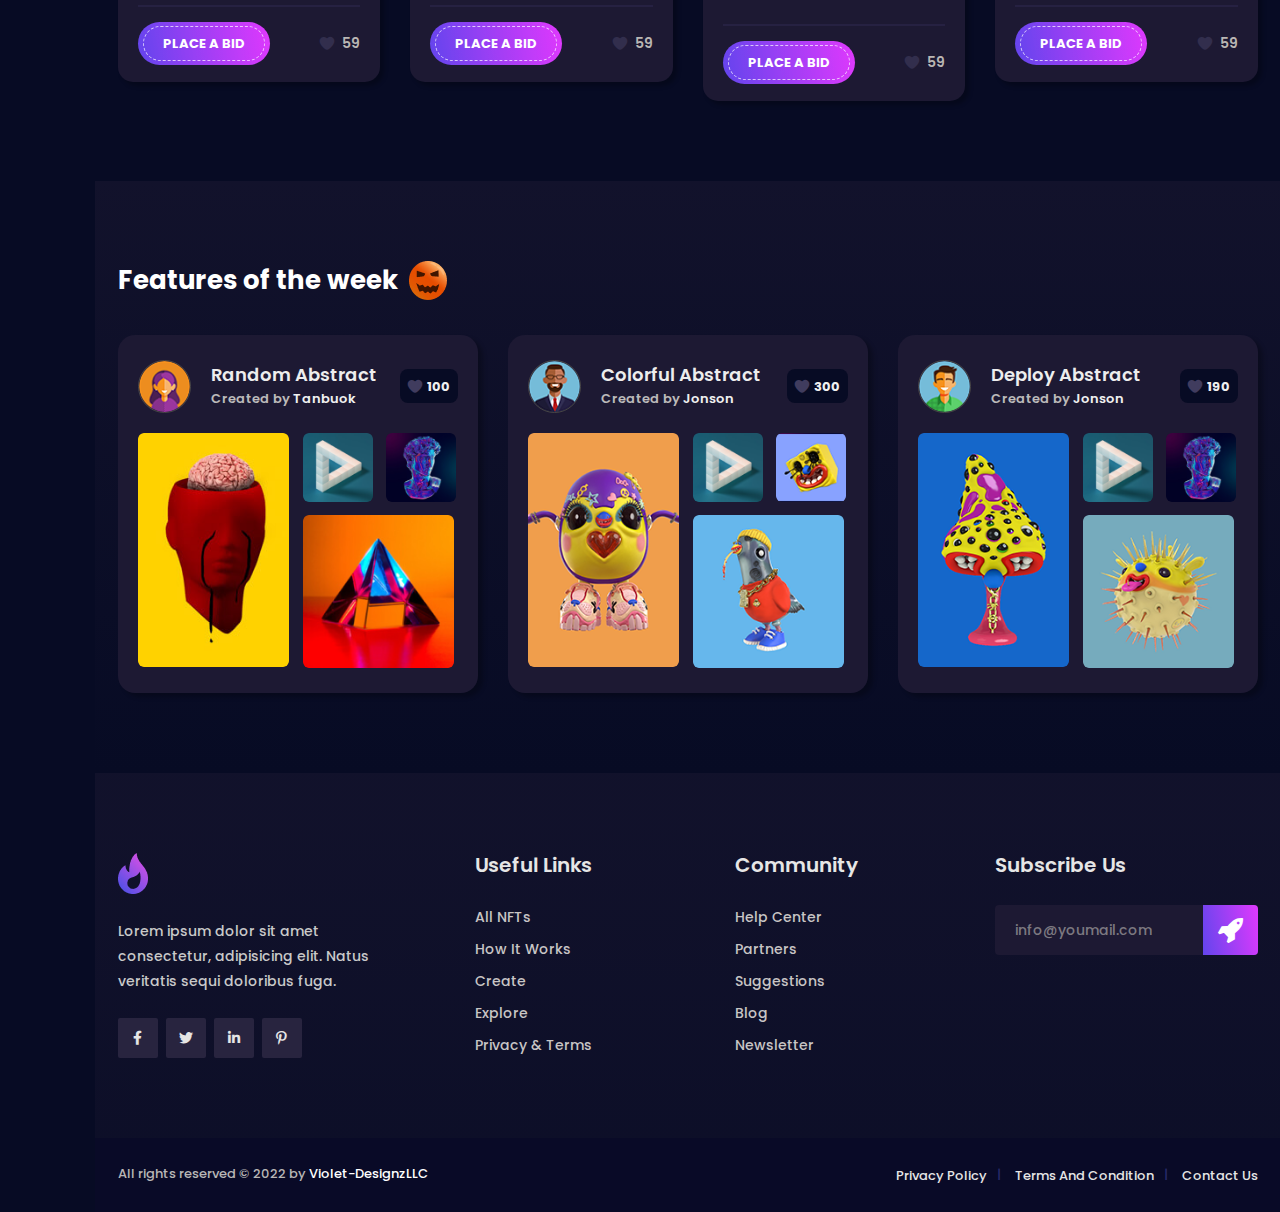
<file: nft-marketplace.html>
<!doctype html>
<html class="no-js" lang="en">
    <head>
        <meta charset="utf-8">
        <meta http-equiv="x-ua-compatible" content="ie=edge">
        <title>NFTMAK - NFT Marketplace Template</title>
        <meta name="description" content="">
        <meta name="viewport" content="width=device-width, initial-scale=1">

		<link rel="shortcut icon" type="image/x-icon" href="assets/img/favicon.png">
        <!-- Place favicon.ico in the root directory -->

		<!-- CSS here -->
        <link rel="stylesheet" href="assets/css/bootstrap.min.css">
        <link rel="stylesheet" href="assets/css/animate.min.css">
        <link rel="stylesheet" href="assets/css/magnific-popup.css">
        <link rel="stylesheet" href="assets/css/fontawesome-all.min.css">
        <link rel="stylesheet" href="assets/css/uicons-solid-rounded.css">
        <link rel="stylesheet" href="assets/css/jquery.mCustomScrollbar.min.css">
        <link rel="stylesheet" href="assets/css/flaticon.css">
        <link rel="stylesheet" href="assets/css/slick.css">
        <link rel="stylesheet" href="assets/css/default.css">
        <link rel="stylesheet" href="assets/css/style.css">
        <link rel="stylesheet" href="assets/css/responsive.css">
    </head>
    <body>

        <!-- preloader -->
        <div id="preloader">
            <div id="loading-center">
                <div id="loading-center-absolute">
                    <div class="object" id="object_one"></div>
                    <div class="object" id="object_two"></div>
                    <div class="object" id="object_three"></div>
                </div>
            </div>
        </div>
        <!-- preloader-end -->

		<!-- Scroll-top -->
        <button class="scroll-top scroll-to-target" data-target="html">
            <i class="fas fa-angle-up"></i>
        </button>
        <!-- Scroll-top-end-->

        <!-- sidebar -->
        <div class="sidebar">
            <div class="sidebar-logo mb-25">
                <a href="index.html"><img src="assets/img/logo/logo.png" alt=""></a>
            </div>
            <div class="sidebar-icon">
                <ul>
                    <li class="active"><a href="index.html"><i class="fi-sr-apps-delete"></i></a></li>
                    <li><a href="nft-live-bidding.html"><i class="fi-sr-book-alt"></i></a></li>
                    <li><a href="collections.html"><i class="fi-sr-butterfly"></i></a></li>
                    <li><a href="create-item.html"><i class="fi-sr-camping"></i></a></li>
                    <li><a href="category.html"><i class="fi-sr-crown"></i></a></li>
                    <li><a href="author-profile.html"><i class="fi-sr-settings"></i></a></li>
                    <li><a href="#" id="btnFullscreen"><i class="fi-sr-tool-marquee"></i></a></li>
                </ul>
            </div>
        </div>
        <!-- sidebar-end -->

        <!-- Offcanvas-area -->
        <div class="offcanvas-wrapper">
            <div class="menu-trigger"><i class="fi-sr-angle-small-left"></i></div>
            <div class="menu-close"><i class="fi-sr-angle-small-right"></i></div>
            <div class="offcanvas-inner scroll">
                <div class="author-profile text-center mb-30">
                    <div class="author-img">
                        <img src="assets/img/others/author_img.png" alt="">
                    </div>
                    <div class="author-content">
                        <h4 class="title">Author Profile</h4>
                        <p>Super Author</p>
                        <a href="#" class="btn">checkout</a>
                    </div>
                </div>
                <div class="sidebar-slider text-center mb-25">
                    <div class="sidebar-active">
                        <div class="sidebar-img">
                            <a href="#"><img src="assets/img/others/sidebar_img01.png" alt=""></a>
                        </div>
                        <div class="sidebar-img">
                            <a href="#"><img src="assets/img/others/sidebar_img02.png" alt=""></a>
                        </div>
                        <div class="sidebar-img">
                            <a href="#"><img src="assets/img/others/sidebar_img03.png" alt=""></a>
                        </div>
                    </div>
                </div>
                <div class="overview">
                    <div class="overview-title">
                        <h4 class="title">Overview</h4>
                    </div>
                    <div class="overview-item-wrap">
                        <div class="overview-item">
                            <div class="overview-icon">
                                <i class="fi-sr-box-alt"></i>
                            </div>
                            <div class="overview-content">
                                <h4 class="title">Open project</h4>
                                <span>820</span>
                            </div>
                            <a href="#"><i class=" fi-sr-angle-small-right"></i></a>
                        </div>
                        <div class="overview-item">
                            <div class="overview-icon">
                                <i class="fi-sr-mountains"></i>
                            </div>
                            <div class="overview-content">
                                <h4 class="title">Successful Completed</h4>
                                <span>546</span>
                            </div>
                            <a href="#"><i class=" fi-sr-angle-small-right"></i></a>
                        </div>
                        <div class="overview-item">
                            <div class="overview-icon">
                                <i class=" fi-sr-hourglass-end"></i>
                            </div>
                            <div class="overview-content">
                                <h4 class="title">trending</h4>
                                <span>32</span>
                            </div>
                            <a href="#"><i class=" fi-sr-angle-small-right"></i></a>
                        </div>
                    </div>
                </div>
            </div>
        </div>
        <div class="offcanvas-overly"></div>
        <!-- Offcanvas-area-end -->

        <!-- main-content -->
        <div class="main-content">
            <!-- header-area -->
            <header>
                <div class="menu-area">
                    <div class="container">
                        <div class="row">
                            <div class="col-12">
                                <div class="mobile-nav-toggler"><i class="fas fa-bars"></i></div>
                                <div class="menu-wrap">
                                    <nav class="menu-nav">
                                        <div class="logo"><a href="index.html"><img src="assets/img/logo/naftmak.svg" alt=""></a></div>
                                        <div class="header-form">
                                            <form action="#">
                                                <button><i class="flaticon-search"></i></button>
                                                <input type="text" placeholder="Search Artwork">
                                            </form>
                                        </div>
                                        <div class="navbar-wrap main-menu d-none d-lg-flex">
                                            <ul class="navigation">
                                                <li><a href="index.html">Home</a></li>
                                                <li class="active"><a href="nft-marketplace.html">Explore</a></li>
                                                <li><a href="collections.html">Collection</a></li>
                                                <li class="menu-item-has-children"><a href="#">Pages</a>
                                                    <ul class="submenu">
                                                        <li><a href="activity.html">Activity</a></li>
                                                        <li><a href="category.html">Category</a></li>
                                                        <li><a href="ranking.html">Ranking</a></li>
                                                        <li><a href="creators.html">Creators</a></li>
                                                        <li><a href="market-single.html">Market Single</a></li>
                                                        <li><a href="nft-live-bidding.html">Live Bidding</a></li>
                                                        <li><a href="create-item.html">Create Item</a></li>
                                                        <li><a href="author-profile.html">Author Profile</a></li>
                                                        <li><a href="login-register.html">Login & Register</a></li>
                                                    </ul>
                                                </li>
                                                <li class="menu-item-has-children"><a href="#">Blog</a>
                                                    <ul class="submenu">
                                                        <li><a href="blog.html">Our Blog</a></li>
                                                        <li><a href="blog-details.html">Blog Details</a></li>
                                                    </ul>
                                                </li>
                                            </ul>
                                        </div>
                                        <div class="header-action d-none d-md-block">
                                            <ul>
                                                <li class="header-btn"><a href="connect-wallets.html" class="btn">Wallet Connect</a></li>
                                            </ul>
                                        </div>
                                    </nav>
                                </div>
                                <!-- Mobile Menu  -->
                                <div class="mobile-menu">
                                    <nav class="menu-box">
                                        <div class="close-btn"><i class="fas fa-times"></i></div>
                                        <div class="nav-logo"><a href="index.html"><img src="assets/img/logo/logo.png" alt="" title=""></a>
                                        </div>
                                        <div class="menu-outer">
                                            <!--Here Menu Will Come Automatically Via Javascript / Same Menu as in Header-->
                                        </div>
                                        <div class="social-links">
                                            <ul class="clearfix">
                                                <li><a href="#"><span class="fab fa-twitter"></span></a></li>
                                                <li><a href="#"><span class="fab fa-facebook-f"></span></a></li>
                                                <li><a href="#"><span class="fab fa-pinterest-p"></span></a></li>
                                                <li><a href="#"><span class="fab fa-instagram"></span></a></li>
                                                <li><a href="#"><span class="fab fa-youtube"></span></a></li>
                                            </ul>
                                        </div>
                                    </nav>
                                </div>
                                <div class="menu-backdrop"></div>
                                <!-- End Mobile Menu -->
                            </div>
                        </div>
                    </div>
                </div>
            </header>
            <!-- header-area-end -->

            <!-- main-area -->
            <main>

                <!-- breadcrumb-area -->
                <section class="breadcrumb-area breadcrumb-bg">
                    <div class="container">
                        <div class="row justify-content-center">
                            <div class="col-lg-6 col-md-8">
                                <div class="breadcrumb-content text-center">
                                    <h3 class="title">NFT Marketplace</h3>
                                </div>
                            </div>
                        </div>
                    </div>
                </section>
                <!-- breadcrumb-area-end -->

                <!-- category-area -->
                <div class="category-area">
                    <div class="container">
                        <div class="row">
                            <div class="col-12">
                                <ul class="category-list">
                                    <li class="active"><a href="index.html"><img src="assets/img/icons/cat_001.png" alt=""> All</a></li>
                                    <li><a href="nft-marketplace.html"><img src="assets/img/icons/cat_01.png" alt=""> Games</a></li>
                                    <li><a href="nft-marketplace.html"><img src="assets/img/icons/cat_02.png" alt=""> Art</a></li>
                                    <li><a href="nft-marketplace.html"><img src="assets/img/icons/cat_03.png" alt=""> Trading Cards</a></li>
                                    <li><a href="nft-marketplace.html"><img src="assets/img/icons/cat_04.png" alt=""> Music</a></li>
                                    <li><a href="nft-marketplace.html"><img src="assets/img/icons/cat_05.png" alt=""> Domain Names</a></li>
                                    <li><a href="nft-marketplace.html"><img src="assets/img/icons/cat_06.png" alt=""> Memes</a></li>
                                    <li><a href="nft-marketplace.html"><img src="assets/img/icons/cat_07.png" alt=""> Collectibles</a></li>
                                </ul>
                            </div>
                        </div>
                    </div>
                </div>
                <!-- category-area-end -->

                <!-- explore-products-area -->
                <section class="inner-explore-products">
                    <div class="container">
                        <div class="explore-product-filter">
                            <div class="section-title mb-45">
                                <h2 class="title">Artworks <img src="assets/img/icons/title_icon01.png" alt=""></h2>
                            </div>
                            <div class="filter-wrap">
                                <form action="#">
                                    <div class="filter-item">
                                        <label class="title">FILTER BY:</label>
                                        <label class="switch">
                                            <input type="checkbox">
                                            <span class="button"></span>
                                        </label>
                                    </div>
                                    <div class="filter-item">
                                        <label class="title">Has list price:</label>
                                        <label class="switch">
                                            <input type="checkbox" checked>
                                            <span class="button"></span>
                                        </label>
                                    </div>
                                    <div class="filter-item">
                                        <label class="title">Has open offer</label>
                                        <label class="switch">
                                            <input type="checkbox">
                                            <span class="button"></span>
                                        </label>
                                    </div>
                                    <div class="filter-item">
                                        <label class="title">Owned by creator</label>
                                        <label class="switch">
                                            <input type="checkbox">
                                            <span class="button"></span>
                                        </label>
                                    </div>
                                    <div class="filter-item">
                                        <label class="title">Has sold</label>
                                        <label class="switch">
                                            <input type="checkbox">
                                            <span class="button"></span>
                                        </label>
                                    </div>
                                    <button class="btn filter-btn"><i class="fi-sr-filter"></i> filter</button>
                                </form>
                            </div>
                        </div>
                        <div class="row justify-content-center">
                            <div class="col-xl-3 col-lg-4 col-md-6 col-sm-6">
                                <div class="top-collection-item">
                                    <div class="collection-item-top">
                                        <ul>
                                            <li class="avatar"><a href="author-profile.html" class="thumb"><img src="assets/img/others/top_col_avatar.png" alt=""></a>By <a href="author-profile.html" class="name">Jonson</a></li>
                                            <li class="info-dots dropdown">
                                                <span></span>
                                                <span></span>
                                                <span></span>
                                                <a href="#" class="dropdown-toggle" data-bs-toggle="dropdown" role="button" aria-expanded="false"></a>
                                                <ul class="dropdown-menu">
                                                    <li><a href="nft-marketplace.html">Artwork</a></li>
                                                    <li><a href="nft-marketplace.html">Action</a></li>
                                                    <li><a href="nft-marketplace.html">Author Action</a></li>
                                                </ul>
                                            </li>
                                        </ul>
                                    </div>
                                    <div class="collection-item-thumb">
                                        <a href="market-single.html"><img src="assets/img/others/top_collection01.jpg" alt=""></a>
                                    </div>
                                    <div class="collection-item-content">
                                        <h5 class="title"><a href="market-single.html">NFT Collection</a> <span class="price">5.4 ETH</span></h5>
                                    </div>
                                    <div class="collection-item-bottom">
                                        <ul>
                                            <li class="bid"><a href="market-single.html" class="btn">place a bid</a></li>
                                            <li class="wishlist"><a href="#">59</a></li>
                                        </ul>
                                    </div>
                                </div>
                            </div>
                            <div class="col-xl-3 col-lg-4 col-md-6 col-sm-6">
                                <div class="top-collection-item">
                                    <div class="collection-item-top">
                                        <ul>
                                            <li class="avatar"><a href="author-profile.html" class="thumb"><img src="assets/img/others/top_col_avatar.png" alt=""></a>By <a href="author-profile.html" class="name">Jonson</a></li>
                                            <li class="info-dots dropdown">
                                                <span></span>
                                                <span></span>
                                                <span></span>
                                                <a href="#" class="dropdown-toggle" data-bs-toggle="dropdown" role="button" aria-expanded="false"></a>
                                                <ul class="dropdown-menu">
                                                    <li><a href="nft-marketplace.html">Artwork</a></li>
                                                    <li><a href="nft-marketplace.html">Action</a></li>
                                                    <li><a href="nft-marketplace.html">Author Action</a></li>
                                                </ul>
                                            </li>
                                        </ul>
                                    </div>
                                    <div class="collection-item-thumb">
                                        <a href="market-single.html"><img src="assets/img/others/top_collection05.jpg" alt=""></a>
                                    </div>
                                    <div class="collection-item-content">
                                        <h5 class="title"><a href="market-single.html">Pie Collection</a> <span class="price">5.4 ETH</span></h5>
                                    </div>
                                    <div class="collection-item-bottom">
                                        <ul>
                                            <li class="bid"><a href="market-single.html" class="btn">place a bid</a></li>
                                            <li class="wishlist"><a href="#">59</a></li>
                                        </ul>
                                    </div>
                                </div>
                            </div>
                            <div class="col-xl-3 col-lg-4 col-md-6 col-sm-6">
                                <div class="top-collection-item">
                                    <div class="collection-item-top">
                                        <ul>
                                            <li class="avatar"><a href="author-profile.html" class="thumb"><img src="assets/img/others/top_col_avatar.png" alt=""></a>By <a href="author-profile.html" class="name">Jonson</a></li>
                                            <li class="info-dots dropdown">
                                                <span></span>
                                                <span></span>
                                                <span></span>
                                                <a href="#" class="dropdown-toggle" data-bs-toggle="dropdown" role="button" aria-expanded="false"></a>
                                                <ul class="dropdown-menu">
                                                    <li><a href="nft-marketplace.html">Artwork</a></li>
                                                    <li><a href="nft-marketplace.html">Action</a></li>
                                                    <li><a href="nft-marketplace.html">Author Action</a></li>
                                                </ul>
                                            </li>
                                        </ul>
                                    </div>
                                    <div class="collection-item-thumb">
                                        <a href="market-single.html"><img src="assets/img/others/top_collection06.jpg" alt=""></a>
                                    </div>
                                    <div class="collection-item-content">
                                        <h5 class="title"><a href="market-single.html">Artwork Collection</a> <span class="price">5.4 ETH</span></h5>
                                    </div>
                                    <div class="collection-item-bottom">
                                        <ul>
                                            <li class="bid"><a href="market-single.html" class="btn">place a bid</a></li>
                                            <li class="wishlist"><a href="#">59</a></li>
                                        </ul>
                                    </div>
                                </div>
                            </div>
                            <div class="col-xl-3 col-lg-4 col-md-6 col-sm-6">
                                <div class="top-collection-item">
                                    <div class="collection-item-top">
                                        <ul>
                                            <li class="avatar"><a href="author-profile.html" class="thumb"><img src="assets/img/others/top_col_avatar.png" alt=""></a>By <a href="author-profile.html" class="name">Jonson</a></li>
                                            <li class="info-dots dropdown">
                                                <span></span>
                                                <span></span>
                                                <span></span>
                                                <a href="#" class="dropdown-toggle" data-bs-toggle="dropdown" role="button" aria-expanded="false"></a>
                                                <ul class="dropdown-menu">
                                                    <li><a href="nft-marketplace.html">Artwork</a></li>
                                                    <li><a href="nft-marketplace.html">Action</a></li>
                                                    <li><a href="nft-marketplace.html">Author Action</a></li>
                                                </ul>
                                            </li>
                                        </ul>
                                    </div>
                                    <div class="collection-item-thumb">
                                        <a href="market-single.html"><img src="assets/img/others/top_collection07.jpg" alt=""></a>
                                    </div>
                                    <div class="collection-item-content">
                                        <h5 class="title"><a href="market-single.html">Action Collection</a> <span class="price">5.4 ETH</span></h5>
                                    </div>
                                    <div class="collection-item-bottom">
                                        <ul>
                                            <li class="bid"><a href="market-single.html" class="btn">place a bid</a></li>
                                            <li class="wishlist"><a href="#">59</a></li>
                                        </ul>
                                    </div>
                                </div>
                            </div>
                            <div class="col-xl-3 col-lg-4 col-md-6 col-sm-6">
                                <div class="top-collection-item">
                                    <div class="collection-item-top">
                                        <ul>
                                            <li class="avatar"><a href="author-profile.html" class="thumb"><img src="assets/img/others/top_col_avatar.png" alt=""></a>By <a href="author-profile.html" class="name">Jonson</a></li>
                                            <li class="info-dots dropdown">
                                                <span></span>
                                                <span></span>
                                                <span></span>
                                                <a href="#" class="dropdown-toggle" data-bs-toggle="dropdown" role="button" aria-expanded="false"></a>
                                                <ul class="dropdown-menu">
                                                    <li><a href="nft-marketplace.html">Artwork</a></li>
                                                    <li><a href="nft-marketplace.html">Action</a></li>
                                                    <li><a href="nft-marketplace.html">Author Action</a></li>
                                                </ul>
                                            </li>
                                        </ul>
                                    </div>
                                    <div class="collection-item-thumb">
                                        <a href="market-single.html"><img src="assets/img/others/top_collection08.jpg" alt=""></a>
                                    </div>
                                    <div class="collection-item-content">
                                        <h5 class="title"><a href="market-single.html">Craft Collection</a> <span class="price">5.4 ETH</span></h5>
                                    </div>
                                    <div class="collection-item-bottom">
                                        <ul>
                                            <li class="bid"><a href="market-single.html" class="btn">place a bid</a></li>
                                            <li class="wishlist"><a href="#">59</a></li>
                                        </ul>
                                    </div>
                                </div>
                            </div>
                            <div class="col-xl-3 col-lg-4 col-md-6 col-sm-6">
                                <div class="top-collection-item">
                                    <div class="collection-item-top">
                                        <ul>
                                            <li class="avatar"><a href="author-profile.html" class="thumb"><img src="assets/img/others/top_col_avatar.png" alt=""></a>By <a href="author-profile.html" class="name">Jonson</a></li>
                                            <li class="info-dots dropdown">
                                                <span></span>
                                                <span></span>
                                                <span></span>
                                                <a href="#" class="dropdown-toggle" data-bs-toggle="dropdown" role="button" aria-expanded="false"></a>
                                                <ul class="dropdown-menu">
                                                    <li><a href="nft-marketplace.html">Artwork</a></li>
                                                    <li><a href="nft-marketplace.html">Action</a></li>
                                                    <li><a href="nft-marketplace.html">Author Action</a></li>
                                                </ul>
                                            </li>
                                        </ul>
                                    </div>
                                    <div class="collection-item-thumb">
                                        <a href="market-single.html"><img src="assets/img/others/top_collection09.jpg" alt=""></a>
                                    </div>
                                    <div class="collection-item-content">
                                        <h5 class="title"><a href="market-single.html">NFT Collection</a> <span class="price">5.4 ETH</span></h5>
                                    </div>
                                    <div class="collection-item-bottom">
                                        <ul>
                                            <li class="bid"><a href="market-single.html" class="btn">place a bid</a></li>
                                            <li class="wishlist"><a href="#">59</a></li>
                                        </ul>
                                    </div>
                                </div>
                            </div>
                            <div class="col-xl-3 col-lg-4 col-md-6 col-sm-6">
                                <div class="top-collection-item">
                                    <div class="collection-item-top">
                                        <ul>
                                            <li class="avatar"><a href="author-profile.html" class="thumb"><img src="assets/img/others/top_col_avatar.png" alt=""></a>By <a href="author-profile.html" class="name">Jonson</a></li>
                                            <li class="info-dots dropdown">
                                                <span></span>
                                                <span></span>
                                                <span></span>
                                                <a href="#" class="dropdown-toggle" data-bs-toggle="dropdown" role="button" aria-expanded="false"></a>
                                                <ul class="dropdown-menu">
                                                    <li><a href="nft-marketplace.html">Artwork</a></li>
                                                    <li><a href="nft-marketplace.html">Action</a></li>
                                                    <li><a href="nft-marketplace.html">Author Action</a></li>
                                                </ul>
                                            </li>
                                        </ul>
                                    </div>
                                    <div class="collection-item-thumb">
                                        <a href="market-single.html"><img src="assets/img/others/top_collection10.jpg" alt=""></a>
                                    </div>
                                    <div class="collection-item-content">
                                        <h5 class="title"><a href="market-single.html">Artwork Collection</a> <span class="price">5.4 ETH</span></h5>
                                    </div>
                                    <div class="collection-item-bottom">
                                        <ul>
                                            <li class="bid"><a href="market-single.html" class="btn">place a bid</a></li>
                                            <li class="wishlist"><a href="#">59</a></li>
                                        </ul>
                                    </div>
                                </div>
                            </div>
                            <div class="col-xl-3 col-lg-4 col-md-6 col-sm-6">
                                <div class="top-collection-item">
                                    <div class="collection-item-top">
                                        <ul>
                                            <li class="avatar"><a href="author-profile.html" class="thumb"><img src="assets/img/others/top_col_avatar.png" alt=""></a>By <a href="author-profile.html" class="name">Jonson</a></li>
                                            <li class="info-dots dropdown">
                                                <span></span>
                                                <span></span>
                                                <span></span>
                                                <a href="#" class="dropdown-toggle" data-bs-toggle="dropdown" role="button" aria-expanded="false"></a>
                                                <ul class="dropdown-menu">
                                                    <li><a href="nft-marketplace.html">Artwork</a></li>
                                                    <li><a href="nft-marketplace.html">Action</a></li>
                                                    <li><a href="nft-marketplace.html">Author Action</a></li>
                                                </ul>
                                            </li>
                                        </ul>
                                    </div>
                                    <div class="collection-item-thumb">
                                        <a href="market-single.html"><img src="assets/img/others/top_collection11.jpg" alt=""></a>
                                    </div>
                                    <div class="collection-item-content">
                                        <h5 class="title"><a href="market-single.html">NFT Collection</a> <span class="price">5.4 ETH</span></h5>
                                    </div>
                                    <div class="collection-item-bottom">
                                        <ul>
                                            <li class="bid"><a href="market-single.html" class="btn">place a bid</a></li>
                                            <li class="wishlist"><a href="#">59</a></li>
                                        </ul>
                                    </div>
                                </div>
                            </div>
                        </div>
                    </div>
                </section>
                <!-- explore-products-area-end -->

                <!-- week-features-area -->
                <section class="inner-week-features-area">
                    <div class="container">
                        <div class="row">
                            <div class="col-lg-12">
                                <div class="section-title mb-35">
                                    <h2 class="title">Features of the week <img src="assets/img/icons/title_icon02.png" alt=""></h2>
                                </div>
                            </div>
                        </div>
                        <div class="row">
                            <div class="col-xl-4 col-lg-5">
                                <div class="week-features-item">
                                    <div class="features-item-top">
                                        <div class="features-avatar">
                                            <div class="features-avatar-thumb">
                                                <a href="author-profile.html"><img src="assets/img/others/features_avatar.png" alt=""></a>
                                            </div>
                                            <div class="features-avatar-info">
                                                <h5 class="title"><a href="nft-marketplace.html">Random Abstract</a></h5>
                                                <span>Created by <a href="author-profile.html">Tanbuok</a></span>
                                            </div>
                                        </div>
                                        <div class="features-item-wishlist">
                                            <a href="#">100</a>
                                        </div>
                                    </div>
                                    <ul class="features-img-wrap">
                                        <li class="grid-item"><img src="assets/img/others/features_img01.png" alt=""></li>
                                        <li class="grid-item"><img src="assets/img/others/features_img02.png" alt=""></li>
                                        <li class="grid-item"><img src="assets/img/others/features_img03.png" alt=""></li>
                                        <li class="grid-item"><img src="assets/img/others/features_img04.png" alt=""></li>
                                    </ul>
                                </div>
                            </div>
                            <div class="col-xl-4 col-lg-5">
                                <div class="week-features-item">
                                    <div class="features-item-top">
                                        <div class="features-avatar">
                                            <div class="features-avatar-thumb">
                                                <a href="author-profile.html"><img src="assets/img/others/features_avatar02.png" alt=""></a>
                                            </div>
                                            <div class="features-avatar-info">
                                                <h5 class="title"><a href="nft-marketplace.html">Colorful Abstract</a></h5>
                                                <span>Created by <a href="author-profile.html">Jonson</a></span>
                                            </div>
                                        </div>
                                        <div class="features-item-wishlist">
                                            <a href="#">300</a>
                                        </div>
                                    </div>
                                    <ul class="features-img-wrap">
                                        <li class="grid-item"><img src="assets/img/others/s_features_img01.png" alt=""></li>
                                        <li class="grid-item"><img src="assets/img/others/features_img02.png" alt=""></li>
                                        <li class="grid-item"><img src="assets/img/others/s_features_img03.png" alt=""></li>
                                        <li class="grid-item"><img src="assets/img/others/s_features_img04.png" alt=""></li>
                                    </ul>
                                </div>
                            </div>
                            <div class="col-xl-4 col-lg-5">
                                <div class="week-features-item">
                                    <div class="features-item-top">
                                        <div class="features-avatar">
                                            <div class="features-avatar-thumb">
                                                <a href="author-profile.html"><img src="assets/img/others/features_avatar03.png" alt=""></a>
                                            </div>
                                            <div class="features-avatar-info">
                                                <h5 class="title"><a href="nft-marketplace.html">Deploy Abstract</a></h5>
                                                <span>Created by <a href="author-profile.html">Jonson</a></span>
                                            </div>
                                        </div>
                                        <div class="features-item-wishlist">
                                            <a href="#">190</a>
                                        </div>
                                    </div>
                                    <ul class="features-img-wrap">
                                        <li class="grid-item"><img src="assets/img/others/t_features_img01.png" alt=""></li>
                                        <li class="grid-item"><img src="assets/img/others/features_img02.png" alt=""></li>
                                        <li class="grid-item"><img src="assets/img/others/features_img03.png" alt=""></li>
                                        <li class="grid-item"><img src="assets/img/others/t_features_img04.png" alt=""></li>
                                    </ul>
                                </div>
                            </div>
                        </div>
                    </div>
                </section>
                <!-- week-features-area-end -->

            </main>
            <!-- main-area-end -->


            <!-- footer-area -->
            <footer>
                <div class="footer-top-wrap">
                    <div class="container">
                        <div class="row justify-content-between">
                            <div class="col-xl-3 col-lg-4 col-md-5 col-sm-9">
                                <div class="footer-widget">
                                    <div class="footer-logo mb-25">
                                        <a href="index.html"><img src="assets/img/logo/logo.png" alt=""></a>
                                    </div>
                                    <p>Lorem ipsum dolor sit amet consectetur, adipisicing elit. Natus veritatis sequi doloribus
                                        fuga.</p>
                                    <ul class="footer-social">
                                        <li><a href="#"><i class="fab fa-facebook-f"></i></a></li>
                                        <li><a href="#"><i class="fab fa-twitter"></i></a></li>
                                        <li><a href="#"><i class="fab fa-linkedin-in"></i></a></li>
                                        <li><a href="#"><i class="fab fa-pinterest-p"></i></a></li>
                                    </ul>
                                </div>
                            </div>
                            <div class="col-lg-2 col-md-3 col-sm-6">
                                <div class="footer-widget">
                                    <h4 class="fw-title">Useful Links</h4>
                                    <ul class="fw-links">
                                        <li><a href="nft-marketplace.html">All NFTs</a></li>
                                        <li><a href="login-register.html">How It Works</a></li>
                                        <li><a href="create-item.html">Create</a></li>
                                        <li><a href="nft-marketplace.html">Explore</a></li>
                                        <li><a href="login-register.html">Privacy & Terms</a></li>
                                    </ul>
                                </div>
                            </div>
                            <div class="col-lg-2 col-md-3 col-sm-6">
                                <div class="footer-widget">
                                    <h4 class="fw-title">Community</h4>
                                    <ul class="fw-links">
                                        <li><a href="login-register.html">Help Center</a></li>
                                        <li><a href="login-register.html">Partners</a></li>
                                        <li><a href="login-register.html">Suggestions</a></li>
                                        <li><a href="blog.html">Blog</a></li>
                                        <li><a href="login-register.html">Newsletter</a></li>
                                    </ul>
                                </div>
                            </div>
                            <div class="col-xl-3 col-lg-4 col-md-6">
                                <div class="footer-widget">
                                    <h4 class="fw-title">Subscribe Us</h4>
                                    <form action="#" class="newsletter-form">
                                        <input type="email" placeholder="info@youmail.com">
                                        <button type="submit"><i class="flaticon-small-rocket-ship-silhouette"></i></button>
                                    </form>
                                </div>
                            </div>
                        </div>
                    </div>
                </div>
                <div class="copyright-wrap">
                    <div class="container">
                        <div class="row align-items-center">
                            <div class="col-md-6">
                                <div class="copyright-text">
			 <p>All rights reserved © 2022 by <a href="#">Violet-DesignzLLC</a></p>

                                </div>
                            </div>
                            <div class="col-md-6">
                                <ul class="copyright-link-list">
                                    <li><a href="login-register.html">Privacy Policy</a></li>
                                    <li><a href="login-register.html">Terms And Condition</a></li>
                                    <li><a href="login-register.html">Contact Us</a></li>
                                </ul>
                            </div>
                        </div>
                    </div>
                </div>
            </footer>
            <!-- footer-area-end -->

        </div>
        <!-- main-content-end -->



		<!-- JS here -->
        <script src="assets/js/vendor/jquery-3.6.0.min.js"></script>
        <script src="assets/js/bootstrap.min.js"></script>
        <script src="assets/js/isotope.pkgd.min.js"></script>
        <script src="assets/js/imagesloaded.pkgd.min.js"></script>
        <script src="assets/js/jquery.magnific-popup.min.js"></script>
        <script src="assets/js/jquery.mCustomScrollbar.concat.min.js"></script>
        <script src="assets/js/slick.min.js"></script>
        <script src="assets/js/wow.min.js"></script>
        <script src="assets/js/plugins.js"></script>
        <script src="assets/js/main.js"></script>
    </body>
</html>
</file>
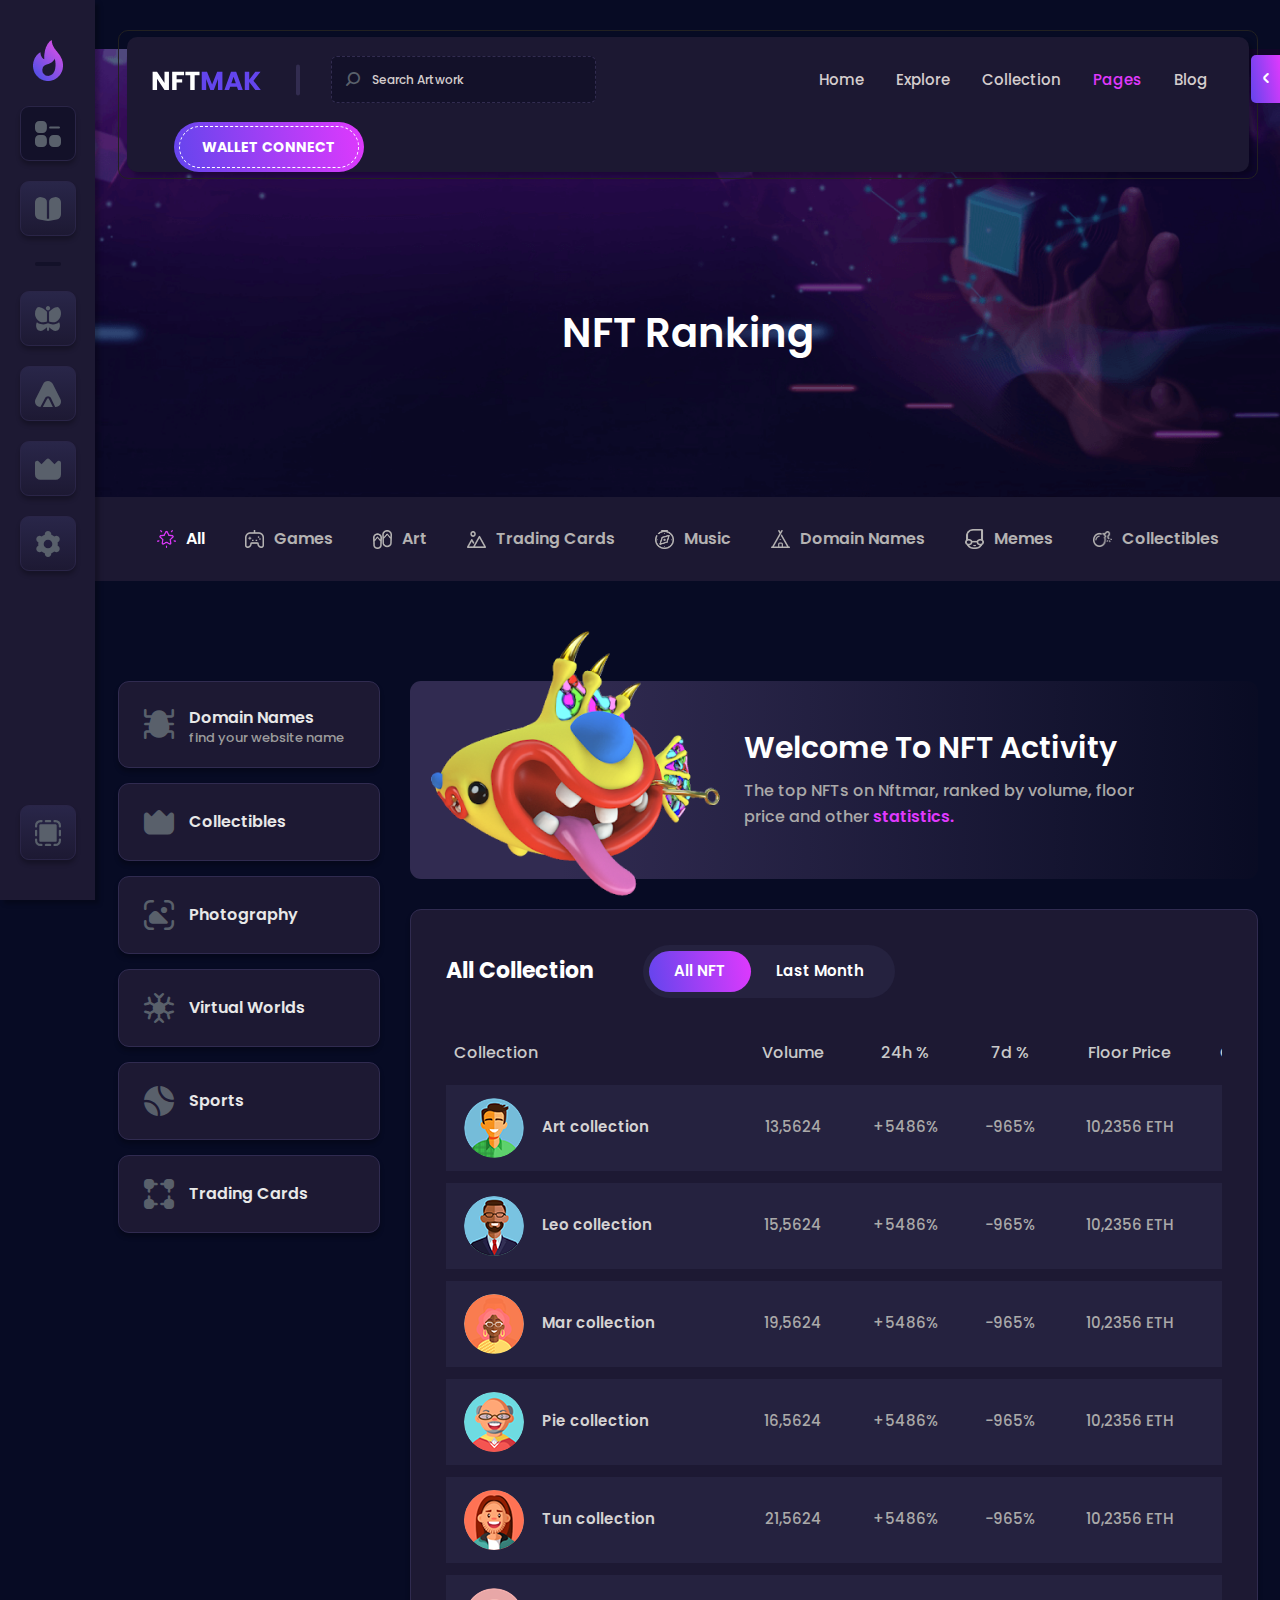
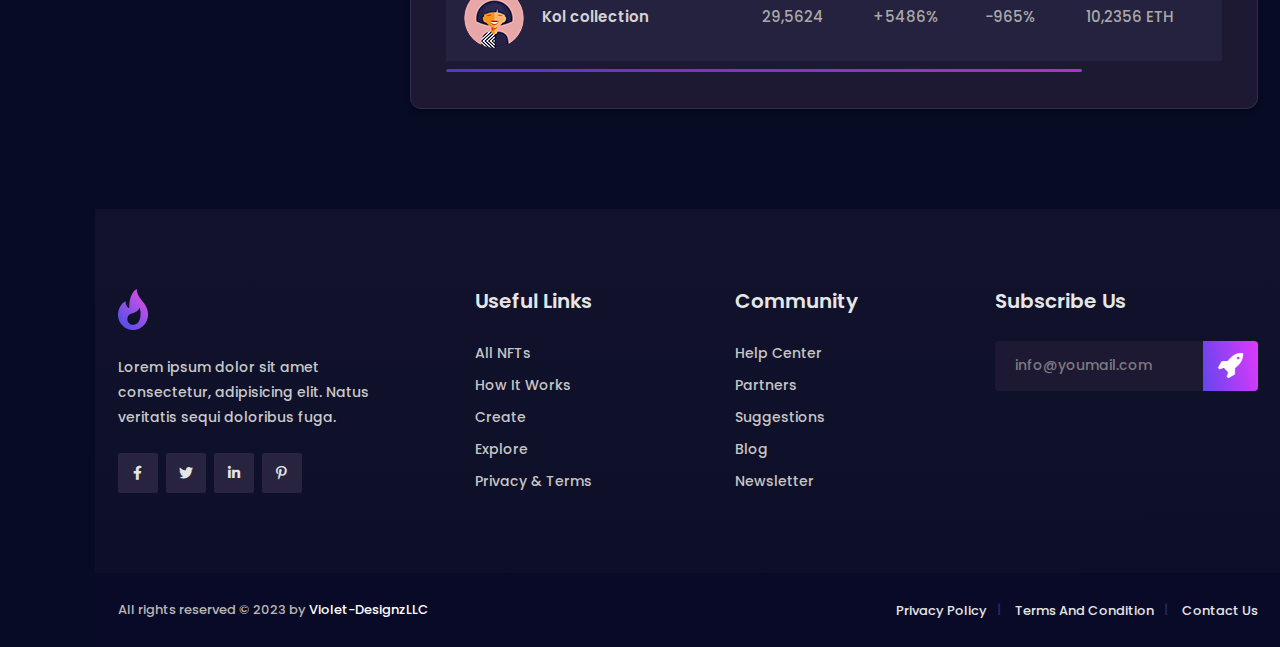
<file: ranking.html>
<!doctype html>
<html class="no-js" lang="en">
    <head>
        <meta charset="utf-8">
        <meta http-equiv="x-ua-compatible" content="ie=edge">
        <title>NFTMAK - NFT Marketplace Template</title>
        <meta name="description" content="">
        <meta name="viewport" content="width=device-width, initial-scale=1">

		<link rel="shortcut icon" type="image/x-icon" href="assets/img/favicon.png">
        <!-- Place favicon.ico in the root directory -->

		<!-- CSS here -->
        <link rel="stylesheet" href="assets/css/bootstrap.min.css">
        <link rel="stylesheet" href="assets/css/animate.min.css">
        <link rel="stylesheet" href="assets/css/magnific-popup.css">
        <link rel="stylesheet" href="assets/css/fontawesome-all.min.css">
        <link rel="stylesheet" href="assets/css/uicons-solid-rounded.css">
        <link rel="stylesheet" href="assets/css/jquery.mCustomScrollbar.min.css">
        <link rel="stylesheet" href="assets/css/flaticon.css">
        <link rel="stylesheet" href="assets/css/slick.css">
        <link rel="stylesheet" href="assets/css/default.css">
        <link rel="stylesheet" href="assets/css/style.css">
        <link rel="stylesheet" href="assets/css/responsive.css">
    </head>
    <body>

        <!-- preloader -->
        <div id="preloader">
            <div id="loading-center">
                <div id="loading-center-absolute">
                    <div class="object" id="object_one"></div>
                    <div class="object" id="object_two"></div>
                    <div class="object" id="object_three"></div>
                </div>
            </div>
        </div>
        <!-- preloader-end -->

		<!-- Scroll-top -->
        <button class="scroll-top scroll-to-target" data-target="html">
            <i class="fas fa-angle-up"></i>
        </button>
        <!-- Scroll-top-end-->

        <!-- sidebar -->
        <div class="sidebar">
            <div class="sidebar-logo mb-25">
                <a href="index.html"><img src="assets/img/logo/logo.png" alt=""></a>
            </div>
            <div class="sidebar-icon">
                <ul>
                    <li class="active"><a href="index.html"><i class="fi-sr-apps-delete"></i></a></li>
                    <li><a href="nft-live-bidding.html"><i class="fi-sr-book-alt"></i></a></li>
                    <li><a href="collections.html"><i class="fi-sr-butterfly"></i></a></li>
                    <li><a href="create-item.html"><i class="fi-sr-camping"></i></a></li>
                    <li><a href="category.html"><i class="fi-sr-crown"></i></a></li>
                    <li><a href="author-profile.html"><i class="fi-sr-settings"></i></a></li>
                    <li><a href="#" id="btnFullscreen"><i class="fi-sr-tool-marquee"></i></a></li>
                </ul>
            </div>
        </div>
        <!-- sidebar-end -->

        <!-- Offcanvas-area -->
        <div class="offcanvas-wrapper">
            <div class="menu-trigger"><i class="fi-sr-angle-small-left"></i></div>
            <div class="menu-close"><i class="fi-sr-angle-small-right"></i></div>
            <div class="offcanvas-inner scroll">
                <div class="author-profile text-center mb-30">
                    <div class="author-img">
                        <img src="assets/img/others/author_img.png" alt="">
                    </div>
                    <div class="author-content">
                        <h4 class="title">Author Profile</h4>
                        <p>Super Author</p>
                        <a href="#" class="btn">checkout</a>
                    </div>
                </div>
                <div class="sidebar-slider text-center mb-25">
                    <div class="sidebar-active">
                        <div class="sidebar-img">
                            <a href="#"><img src="assets/img/others/sidebar_img01.png" alt=""></a>
                        </div>
                        <div class="sidebar-img">
                            <a href="#"><img src="assets/img/others/sidebar_img02.png" alt=""></a>
                        </div>
                        <div class="sidebar-img">
                            <a href="#"><img src="assets/img/others/sidebar_img03.png" alt=""></a>
                        </div>
                    </div>
                </div>
                <div class="overview">
                    <div class="overview-title">
                        <h4 class="title">Overview</h4>
                    </div>
                    <div class="overview-item-wrap">
                        <div class="overview-item">
                            <div class="overview-icon">
                                <i class="fi-sr-box-alt"></i>
                            </div>
                            <div class="overview-content">
                                <h4 class="title">Open project</h4>
                                <span>820</span>
                            </div>
                            <a href="#"><i class=" fi-sr-angle-small-right"></i></a>
                        </div>
                        <div class="overview-item">
                            <div class="overview-icon">
                                <i class="fi-sr-mountains"></i>
                            </div>
                            <div class="overview-content">
                                <h4 class="title">Successful Completed</h4>
                                <span>546</span>
                            </div>
                            <a href="#"><i class=" fi-sr-angle-small-right"></i></a>
                        </div>
                        <div class="overview-item">
                            <div class="overview-icon">
                                <i class=" fi-sr-hourglass-end"></i>
                            </div>
                            <div class="overview-content">
                                <h4 class="title">trending</h4>
                                <span>32</span>
                            </div>
                            <a href="#"><i class=" fi-sr-angle-small-right"></i></a>
                        </div>
                    </div>
                </div>
            </div>
        </div>
        <div class="offcanvas-overly"></div>
        <!-- Offcanvas-area-end -->

        <!-- main-content -->
        <div class="main-content">
            <!-- header-area -->
            <header>
                <div class="menu-area">
                    <div class="container">
                        <div class="row">
                            <div class="col-12">
                                <div class="mobile-nav-toggler"><i class="fas fa-bars"></i></div>
                                <div class="menu-wrap">
                                    <nav class="menu-nav">
                                        <div class="logo"><a href="index.html"><img src="assets/img/logo/naftmak.svg" alt=""></a></div>
                                        <div class="header-form">
                                            <form action="#">
                                                <button><i class="flaticon-search"></i></button>
                                                <input type="text" placeholder="Search Artwork">
                                            </form>
                                        </div>
                                        <div class="navbar-wrap main-menu d-none d-lg-flex">
                                            <ul class="navigation">
                                                <li><a href="index.html">Home</a></li>
                                                <li><a href="nft-marketplace.html">Explore</a></li>
                                                <li><a href="collections.html">Collection</a></li>
                                                <li class="active menu-item-has-children"><a href="#">Pages</a>
                                                    <ul class="submenu">
                                                        <li><a href="activity.html">Activity</a></li>
                                                        <li><a href="category.html">Category</a></li>
                                                        <li class="active"><a href="ranking.html">Ranking</a></li>
                                                        <li><a href="creators.html">Creators</a></li>
                                                        <li><a href="market-single.html">Market Single</a></li>
                                                        <li><a href="nft-live-bidding.html">Live Bidding</a></li>
                                                        <li><a href="create-item.html">Create Item</a></li>
                                                        <li><a href="author-profile.html">Author Profile</a></li>
                                                        <li><a href="login-register.html">Login & Register</a></li>
                                                    </ul>
                                                </li>
                                                <li class="menu-item-has-children"><a href="#">Blog</a>
                                                    <ul class="submenu">
                                                        <li><a href="blog.html">Our Blog</a></li>
                                                        <li><a href="blog-details.html">Blog Details</a></li>
                                                    </ul>
                                                </li>
                                            </ul>
                                        </div>
                                        <div class="header-action d-none d-md-block">
                                            <ul>
                                                <li class="header-btn"><a href="#" class="btn">Wallet Connect</a></li>
                                            </ul>
                                        </div>
                                    </nav>
                                </div>
                                <!-- Mobile Menu  -->
                                <div class="mobile-menu">
                                    <nav class="menu-box">
                                        <div class="close-btn"><i class="fas fa-times"></i></div>
                                        <div class="nav-logo"><a href="index.html"><img src="assets/img/logo/logo.png" alt="" title=""></a>
                                        </div>
                                        <div class="menu-outer">
                                            <!--Here Menu Will Come Automatically Via Javascript / Same Menu as in Header-->
                                        </div>
                                        <div class="social-links">
                                            <ul class="clearfix">
                                                <li><a href="#"><span class="fab fa-twitter"></span></a></li>
                                                <li><a href="#"><span class="fab fa-facebook-f"></span></a></li>
                                                <li><a href="#"><span class="fab fa-pinterest-p"></span></a></li>
                                                <li><a href="#"><span class="fab fa-instagram"></span></a></li>
                                                <li><a href="#"><span class="fab fa-youtube"></span></a></li>
                                            </ul>
                                        </div>
                                    </nav>
                                </div>
                                <div class="menu-backdrop"></div>
                                <!-- End Mobile Menu -->
                            </div>
                        </div>
                    </div>
                </div>
            </header>
            <!-- header-area-end -->

            <!-- main-area -->
            <main>

                <!-- breadcrumb-area -->
                <section class="breadcrumb-area breadcrumb-bg">
                    <div class="container">
                        <div class="row justify-content-center">
                            <div class="col-lg-6 col-md-8">
                                <div class="breadcrumb-content text-center">
                                    <h3 class="title">NFT Ranking</h3>
                                </div>
                            </div>
                        </div>
                    </div>
                </section>
                <!-- breadcrumb-area-end -->

                <!-- category-area -->
                <div class="category-area">
                    <div class="container">
                        <div class="row">
                            <div class="col-12">
                                <ul class="category-list">
                                    <li class="active"><a href="index.html"><img src="assets/img/icons/cat_001.png" alt=""> All</a></li>
                                    <li><a href="nft-marketplace.html"><img src="assets/img/icons/cat_01.png" alt=""> Games</a></li>
                                    <li><a href="nft-marketplace.html"><img src="assets/img/icons/cat_02.png" alt=""> Art</a></li>
                                    <li><a href="nft-marketplace.html"><img src="assets/img/icons/cat_03.png" alt=""> Trading Cards</a></li>
                                    <li><a href="nft-marketplace.html"><img src="assets/img/icons/cat_04.png" alt=""> Music</a></li>
                                    <li><a href="nft-marketplace.html"><img src="assets/img/icons/cat_05.png" alt=""> Domain Names</a></li>
                                    <li><a href="nft-marketplace.html"><img src="assets/img/icons/cat_06.png" alt=""> Memes</a></li>
                                    <li><a href="nft-marketplace.html"><img src="assets/img/icons/cat_07.png" alt=""> Collectibles</a></li>
                                </ul>
                            </div>
                        </div>
                    </div>
                </div>
                <!-- category-area-end -->

                <!-- Ranking-area -->
                <div class="activity-area">
                    <div class="container">
                        <div class="row">
                            <div class="col-xl-3 col-lg-4 order-2 order-lg-0">
                                <aside class="activity-sidebar">
                                    <ul class="activity-sidebar-list">
                                        <li>
                                            <a href="nft-marketplace.html">
                                                <div class="icon"><i class="fi-sr-bug"></i></div>
                                                <p>Domain Names <span>find your website name</span></p>
                                            </a>
                                        </li>
                                        <li>
                                            <a href="nft-marketplace.html">
                                                <div class="icon"><i class="fi-sr-crown"></i></div>
                                                <p>Collectibles</p>
                                            </a>
                                        </li>
                                        <li>
                                            <a href="nft-marketplace.html">
                                                <div class="icon"><i class="fi-sr-mode-landscape"></i></div>
                                                <p>Photography</p>
                                            </a>
                                        </li>
                                        <li>
                                            <a href="nft-marketplace.html">
                                                <div class="icon"><i class="fi-sr-snowflake"></i></div>
                                                <p>Virtual Worlds</p>
                                            </a>
                                        </li>
                                        <li>
                                            <a href="nft-marketplace.html">
                                                <div class="icon"><i class="fi-sr-tennis"></i></div>
                                                <p>Sports</p>
                                            </a>
                                        </li>
                                        <li>
                                            <a href="nft-marketplace.html">
                                                <div class="icon"><i class="fi-sr-vector"></i></div>
                                                <p>Trading Cards</p>
                                            </a>
                                        </li>
                                    </ul>
                                </aside>
                            </div>
                            <div class="col-xl-9 col-lg-8">
                                <div class="welcome-activity">
                                    <div class="welcome-activity-img welcome-img-two">
                                        <img src="assets/img/others/welcome_img02.png" alt="">
                                    </div>
                                    <div class="welcome-activity-content">
                                        <h3 class="title">welcome to NFT Activity</h3>
                                        <p>The top NFTs on Nftmar, ranked by volume, floor price and other <a href="login-register.html">statistics.</a></p>
                                    </div>
                                </div>
                                <div class="activity-table-wrap">
                                    <div class="activity-table-nav">
                                        <h4 class="title">All Collection</h4>
                                        <ul class="nav nav-tabs" id="myTab" role="tablist">
                                            <li class="nav-item" role="presentation">
                                                <button class="nav-link active" id="nft-tab" data-bs-toggle="tab" data-bs-target="#nft" type="button"
                                                    role="tab" aria-controls="nft" aria-selected="true">All NFT</button>
                                            </li>
                                            <li class="nav-item" role="presentation">
                                                <button class="nav-link" id="month-tab" data-bs-toggle="tab" data-bs-target="#month" type="button"
                                                    role="tab" aria-controls="month" aria-selected="false">Last Month</button>
                                            </li>
                                        </ul>
                                    </div>
                                    <div class="tab-content" id="myTabContent">
                                        <div class="tab-pane fade show active" id="nft" role="tabpanel" aria-labelledby="nft-tab">
                                            <div class="activity-table-responsive">
                                                <table class="table activity-table">
                                                    <thead>
                                                        <tr>
                                                            <th scope="col">Collection</th>
                                                            <th scope="col">Volume</th>
                                                            <th scope="col">24h %</th>
                                                            <th scope="col">7d %</th>
                                                            <th scope="col">Floor Price</th>
                                                            <th scope="col">Owners</th>
                                                            <th scope="col" class="time">Assets</th>
                                                        </tr>
                                                    </thead>
                                                    <tbody>
                                                        <tr>
                                                            <th scope="row" class="author">
                                                                <img src="assets/img/others/activity_author.png" alt=""> <a href="nft-marketplace.html">Art collection</a>
                                                            </th>
                                                            <td class="price">13,5624</td>
                                                            <td>+5486%</td>
                                                            <td>-965%</td>
                                                            <td>10,2356 ETH</td>
                                                            <td>4.3k</td>
                                                            <td>45k</td>
                                                        </tr>
                                                        <tr>
                                                            <th scope="row" class="author">
                                                                <img src="assets/img/others/activity_author02.png" alt=""> <a href="nft-marketplace.html">Leo collection</a>
                                                            </th>
                                                            <td class="price">15,5624</td>
                                                            <td>+5486%</td>
                                                            <td>-965%</td>
                                                            <td>10,2356 ETH</td>
                                                            <td>4.3k</td>
                                                            <td>85k</td>
                                                        </tr>
                                                        <tr>
                                                            <th scope="row" class="author">
                                                                <img src="assets/img/others/activity_author03.png" alt=""> <a href="nft-marketplace.html">Mar collection</a>
                                                            </th>
                                                            <td class="price">19,5624</td>
                                                            <td>+5486%</td>
                                                            <td>-965%</td>
                                                            <td>10,2356 ETH</td>
                                                            <td>4.3k</td>
                                                            <td>15k</td>
                                                        </tr>
                                                        <tr>
                                                            <th scope="row" class="author">
                                                                <img src="assets/img/others/activity_author04.png" alt=""> <a href="nft-marketplace.html">Pie collection</a>
                                                            </th>
                                                            <td class="price">16,5624</td>
                                                            <td>+5486%</td>
                                                            <td>-965%</td>
                                                            <td>10,2356 ETH</td>
                                                            <td>4.3k</td>
                                                            <td>13k</td>
                                                        </tr>
                                                        <tr>
                                                            <th scope="row" class="author">
                                                                <img src="assets/img/others/activity_author05.png" alt=""> <a href="nft-marketplace.html">Tun collection</a>
                                                            </th>
                                                            <td class="price">21,5624</td>
                                                            <td>+5486%</td>
                                                            <td>-965%</td>
                                                            <td>10,2356 ETH</td>
                                                            <td>4.3k</td>
                                                            <td>20k</td>
                                                        </tr>
                                                        <tr>
                                                            <th scope="row" class="author">
                                                                <img src="assets/img/others/activity_author06.png" alt=""> <a href="nft-marketplace.html">Kol collection</a>
                                                            </th>
                                                            <td class="price">29,5624</td>
                                                            <td>+5486%</td>
                                                            <td>-965%</td>
                                                            <td>10,2356 ETH</td>
                                                            <td>4.3k</td>
                                                            <td>22k</td>
                                                        </tr>
                                                    </tbody>
                                                </table>
                                            </div>
                                        </div>
                                        <div class="tab-pane fade" id="month" role="tabpanel" aria-labelledby="month-tab">
                                            <div class="activity-table-responsive">
                                                <table class="table activity-table">
                                                    <thead>
                                                        <tr>
                                                            <th scope="col">Collection</th>
                                                            <th scope="col">Volume</th>
                                                            <th scope="col">24h %</th>
                                                            <th scope="col">7d %</th>
                                                            <th scope="col">Floor Price</th>
                                                            <th scope="col">Owners</th>
                                                            <th scope="col" class="time">Assets</th>
                                                        </tr>
                                                    </thead>
                                                    <tbody>
                                                        <tr>
                                                            <th scope="row" class="author">
                                                                <img src="assets/img/others/activity_author06.png" alt=""> <a href="nft-marketplace.html">Art collection</a>
                                                            </th>
                                                            <td class="price">13,5624</td>
                                                            <td>+5486%</td>
                                                            <td>-965%</td>
                                                            <td>10,2356 ETH</td>
                                                            <td>4.3k</td>
                                                            <td>45k</td>
                                                        </tr>
                                                        <tr>
                                                            <th scope="row" class="author">
                                                                <img src="assets/img/others/activity_author05.png" alt=""> <a href="nft-marketplace.html">Leo collection</a>
                                                            </th>
                                                            <td class="price">15,5624</td>
                                                            <td>+5486%</td>
                                                            <td>-965%</td>
                                                            <td>10,2356 ETH</td>
                                                            <td>4.3k</td>
                                                            <td>85k</td>
                                                        </tr>
                                                        <tr>
                                                            <th scope="row" class="author">
                                                                <img src="assets/img/others/activity_author04.png" alt=""> <a href="nft-marketplace.html">Mar collection</a>
                                                            </th>
                                                            <td class="price">19,5624</td>
                                                            <td>+5486%</td>
                                                            <td>-965%</td>
                                                            <td>10,2356 ETH</td>
                                                            <td>4.3k</td>
                                                            <td>15k</td>
                                                        </tr>
                                                        <tr>
                                                            <th scope="row" class="author">
                                                                <img src="assets/img/others/activity_author03.png" alt=""> <a href="nft-marketplace.html">Pie collection</a>
                                                            </th>
                                                            <td class="price">16,5624</td>
                                                            <td>+5486%</td>
                                                            <td>-965%</td>
                                                            <td>10,2356 ETH</td>
                                                            <td>4.3k</td>
                                                            <td>13k</td>
                                                        </tr>
                                                        <tr>
                                                            <th scope="row" class="author">
                                                                <img src="assets/img/others/activity_author02.png" alt=""> <a href="nft-marketplace.html">Tun collection</a>
                                                            </th>
                                                            <td class="price">21,5624</td>
                                                            <td>+5486%</td>
                                                            <td>-965%</td>
                                                            <td>10,2356 ETH</td>
                                                            <td>4.3k</td>
                                                            <td>20k</td>
                                                        </tr>
                                                        <tr>
                                                            <th scope="row" class="author">
                                                                <img src="assets/img/others/activity_author.png" alt=""> <a href="nft-marketplace.html">Kol collection</a>
                                                            </th>
                                                            <td class="price">29,5624</td>
                                                            <td>+5486%</td>
                                                            <td>-965%</td>
                                                            <td>10,2356 ETH</td>
                                                            <td>4.3k</td>
                                                            <td>22k</td>
                                                        </tr>
                                                    </tbody>
                                                </table>
                                            </div>
                                        </div>
                                    </div>
                                </div>
                            </div>
                        </div>
                    </div>
                </div>
                <!-- Ranking-end -->

            </main>
            <!-- main-area-end -->


            <!-- footer-area -->
            <footer>
                <div class="footer-top-wrap">
                    <div class="container">
                        <div class="row justify-content-between">
                            <div class="col-xl-3 col-lg-4 col-md-5 col-sm-9">
                                <div class="footer-widget">
                                    <div class="footer-logo mb-25">
                                        <a href="index.html"><img src="assets/img/logo/logo.png" alt=""></a>
                                    </div>
                                    <p>Lorem ipsum dolor sit amet consectetur, adipisicing elit. Natus veritatis sequi doloribus
                                        fuga.</p>
                                    <ul class="footer-social">
                                        <li><a href="#"><i class="fab fa-facebook-f"></i></a></li>
                                        <li><a href="#"><i class="fab fa-twitter"></i></a></li>
                                        <li><a href="#"><i class="fab fa-linkedin-in"></i></a></li>
                                        <li><a href="#"><i class="fab fa-pinterest-p"></i></a></li>
                                    </ul>
                                </div>
                            </div>
                            <div class="col-lg-2 col-md-3 col-sm-6">
                                <div class="footer-widget">
                                    <h4 class="fw-title">Useful Links</h4>
                                    <ul class="fw-links">
                                        <li><a href="nft-marketplace.html">All NFTs</a></li>
                                        <li><a href="login-register.html">How It Works</a></li>
                                        <li><a href="create-item.html">Create</a></li>
                                        <li><a href="nft-marketplace.html">Explore</a></li>
                                        <li><a href="login-register.html">Privacy & Terms</a></li>
                                    </ul>
                                </div>
                            </div>
                            <div class="col-lg-2 col-md-3 col-sm-6">
                                <div class="footer-widget">
                                    <h4 class="fw-title">Community</h4>
                                    <ul class="fw-links">
                                        <li><a href="login-register.html">Help Center</a></li>
                                        <li><a href="login-register.html">Partners</a></li>
                                        <li><a href="login-register.html">Suggestions</a></li>
                                        <li><a href="blog.html">Blog</a></li>
                                        <li><a href="login-register.html">Newsletter</a></li>
                                    </ul>
                                </div>
                            </div>
                            <div class="col-xl-3 col-lg-4 col-md-6">
                                <div class="footer-widget">
                                    <h4 class="fw-title">Subscribe Us</h4>
                                    <form action="#" class="newsletter-form">
                                        <input type="email" placeholder="info@youmail.com">
                                        <button type="submit"><i class="flaticon-small-rocket-ship-silhouette"></i></button>
                                    </form>
                                </div>
                            </div>
                        </div>
                    </div>
                </div>
                <div class="copyright-wrap">
                    <div class="container">
                        <div class="row align-items-center">
                            <div class="col-md-6">
                                <div class="copyright-text">
		   <p>All rights reserved © 2023 by <a href="#">Violet-DesignzLLC</a></p>

                                </div>
                            </div>
                            <div class="col-md-6">
                                <ul class="copyright-link-list">
                                    <li><a href="login-register.html">Privacy Policy</a></li>
                                    <li><a href="login-register.html">Terms And Condition</a></li>
                                    <li><a href="login-register.html">Contact Us</a></li>
                                </ul>
                            </div>
                        </div>
                    </div>
                </div>
            </footer>
            <!-- footer-area-end -->

        </div>
        <!-- main-content-end -->



		<!-- JS here -->
        <script src="assets/js/vendor/jquery-3.6.0.min.js"></script>
        <script src="assets/js/bootstrap.min.js"></script>
        <script src="assets/js/isotope.pkgd.min.js"></script>
        <script src="assets/js/imagesloaded.pkgd.min.js"></script>
        <script src="assets/js/jquery.magnific-popup.min.js"></script>
        <script src="assets/js/jquery.mCustomScrollbar.concat.min.js"></script>
        <script src="assets/js/slick.min.js"></script>
        <script src="assets/js/wow.min.js"></script>
        <script src="assets/js/plugins.js"></script>
        <script src="assets/js/main.js"></script>
    </body>
</html>
</file>
<file: assets/css/uicons-solid-rounded.css>
@font-face {
font-family: "uicons-solid-rounded";
src: url("../fonts/uicons-solid-rounded.eot#iefix") format("embedded-opentype"),
url("../fonts/uicons-solid-rounded.woff2") format("woff2"),
url("../fonts/uicons-solid-rounded.woff") format("woff");
}

i[class^="fi-sr-"]:before, i[class*=" fi-sr-"]:before, span[class^="fi-sr-"]:before, span[class*="fi-sr-"]:before {
font-family: uicons-solid-rounded !important;
font-style: normal;
font-weight: normal !important;
font-variant: normal;
text-transform: none;
line-height: 1;
-webkit-font-smoothing: antialiased;
-moz-osx-font-smoothing: grayscale;
}

        .fi-sr-add:before {
    content: "\f101";
    }
        .fi-sr-address-book:before {
    content: "\f102";
    }
        .fi-sr-alarm-clock:before {
    content: "\f103";
    }
        .fi-sr-align-center:before {
    content: "\f104";
    }
        .fi-sr-align-justify:before {
    content: "\f105";
    }
        .fi-sr-align-left:before {
    content: "\f106";
    }
        .fi-sr-align-right:before {
    content: "\f107";
    }
        .fi-sr-ambulance:before {
    content: "\f108";
    }
        .fi-sr-angle-double-left:before {
    content: "\f109";
    }
        .fi-sr-angle-double-right:before {
    content: "\f10a";
    }
        .fi-sr-angle-double-small-left:before {
    content: "\f10b";
    }
        .fi-sr-angle-double-small-right:before {
    content: "\f10c";
    }
        .fi-sr-angle-down:before {
    content: "\f10d";
    }
        .fi-sr-angle-left:before {
    content: "\f10e";
    }
        .fi-sr-angle-right:before {
    content: "\f10f";
    }
        .fi-sr-angle-small-down:before {
    content: "\f110";
    }
        .fi-sr-angle-small-left:before {
    content: "\f111";
    }
        .fi-sr-angle-small-right:before {
    content: "\f112";
    }
        .fi-sr-angle-small-up:before {
    content: "\f113";
    }
        .fi-sr-angle-up:before {
    content: "\f114";
    }
        .fi-sr-apple:before {
    content: "\f115";
    }
        .fi-sr-apps-add:before {
    content: "\f116";
    }
        .fi-sr-apps-delete:before {
    content: "\f117";
    }
        .fi-sr-apps-sort:before {
    content: "\f118";
    }
        .fi-sr-apps:before {
    content: "\f119";
    }
        .fi-sr-archive:before {
    content: "\f11a";
    }
        .fi-sr-arrow-down:before {
    content: "\f11b";
    }
        .fi-sr-arrow-from-bottom:before {
    content: "\f11c";
    }
        .fi-sr-arrow-left:before {
    content: "\f11d";
    }
        .fi-sr-arrow-right:before {
    content: "\f11e";
    }
        .fi-sr-arrow-small-down:before {
    content: "\f11f";
    }
        .fi-sr-arrow-small-left:before {
    content: "\f120";
    }
        .fi-sr-arrow-small-right:before {
    content: "\f121";
    }
        .fi-sr-arrow-small-up:before {
    content: "\f122";
    }
        .fi-sr-arrow-up:before {
    content: "\f123";
    }
        .fi-sr-asterik:before {
    content: "\f124";
    }
        .fi-sr-at:before {
    content: "\f125";
    }
        .fi-sr-backpack:before {
    content: "\f126";
    }
        .fi-sr-badge:before {
    content: "\f127";
    }
        .fi-sr-balloons:before {
    content: "\f128";
    }
        .fi-sr-ban:before {
    content: "\f129";
    }
        .fi-sr-band-aid:before {
    content: "\f12a";
    }
        .fi-sr-bank:before {
    content: "\f12b";
    }
        .fi-sr-barber-shop:before {
    content: "\f12c";
    }
        .fi-sr-baseball:before {
    content: "\f12d";
    }
        .fi-sr-basketball:before {
    content: "\f12e";
    }
        .fi-sr-bed:before {
    content: "\f12f";
    }
        .fi-sr-beer:before {
    content: "\f130";
    }
        .fi-sr-bell-ring:before {
    content: "\f131";
    }
        .fi-sr-bell-school:before {
    content: "\f132";
    }
        .fi-sr-bell:before {
    content: "\f133";
    }
        .fi-sr-bike:before {
    content: "\f134";
    }
        .fi-sr-billiard:before {
    content: "\f135";
    }
        .fi-sr-bold:before {
    content: "\f136";
    }
        .fi-sr-book-alt:before {
    content: "\f137";
    }
        .fi-sr-book:before {
    content: "\f138";
    }
        .fi-sr-bookmark:before {
    content: "\f139";
    }
        .fi-sr-bowling:before {
    content: "\f13a";
    }
        .fi-sr-box-alt:before {
    content: "\f13b";
    }
        .fi-sr-box:before {
    content: "\f13c";
    }
        .fi-sr-bread-slice:before {
    content: "\f13d";
    }
        .fi-sr-briefcase:before {
    content: "\f13e";
    }
        .fi-sr-broom:before {
    content: "\f13f";
    }
        .fi-sr-browser:before {
    content: "\f140";
    }
        .fi-sr-brush:before {
    content: "\f141";
    }
        .fi-sr-bug:before {
    content: "\f142";
    }
        .fi-sr-building:before {
    content: "\f143";
    }
        .fi-sr-bulb:before {
    content: "\f144";
    }
        .fi-sr-butterfly:before {
    content: "\f145";
    }
        .fi-sr-cake-birthday:before {
    content: "\f146";
    }
        .fi-sr-cake-wedding:before {
    content: "\f147";
    }
        .fi-sr-calculator:before {
    content: "\f148";
    }
        .fi-sr-calendar:before {
    content: "\f149";
    }
        .fi-sr-call-history:before {
    content: "\f14a";
    }
        .fi-sr-call-incoming:before {
    content: "\f14b";
    }
        .fi-sr-call-missed:before {
    content: "\f14c";
    }
        .fi-sr-call-outgoing:before {
    content: "\f14d";
    }
        .fi-sr-camera:before {
    content: "\f14e";
    }
        .fi-sr-camping:before {
    content: "\f14f";
    }
        .fi-sr-car:before {
    content: "\f150";
    }
        .fi-sr-caret-down:before {
    content: "\f151";
    }
        .fi-sr-caret-left:before {
    content: "\f152";
    }
        .fi-sr-caret-right:before {
    content: "\f153";
    }
        .fi-sr-caret-up:before {
    content: "\f154";
    }
        .fi-sr-carrot:before {
    content: "\f155";
    }
        .fi-sr-chart-connected:before {
    content: "\f156";
    }
        .fi-sr-chart-histogram:before {
    content: "\f157";
    }
        .fi-sr-chart-network:before {
    content: "\f158";
    }
        .fi-sr-chart-pie-alt:before {
    content: "\f159";
    }
        .fi-sr-chart-pie:before {
    content: "\f15a";
    }
        .fi-sr-chart-pyramid:before {
    content: "\f15b";
    }
        .fi-sr-chart-set-theory:before {
    content: "\f15c";
    }
        .fi-sr-chart-tree:before {
    content: "\f15d";
    }
        .fi-sr-chat-arrow-down:before {
    content: "\f15e";
    }
        .fi-sr-chat-arrow-grow:before {
    content: "\f15f";
    }
        .fi-sr-check:before {
    content: "\f160";
    }
        .fi-sr-checkbox:before {
    content: "\f161";
    }
        .fi-sr-cheese:before {
    content: "\f162";
    }
        .fi-sr-chess-piece:before {
    content: "\f163";
    }
        .fi-sr-child-head:before {
    content: "\f164";
    }
        .fi-sr-circle-small:before {
    content: "\f165";
    }
        .fi-sr-circle:before {
    content: "\f166";
    }
        .fi-sr-clip:before {
    content: "\f167";
    }
        .fi-sr-clock:before {
    content: "\f168";
    }
        .fi-sr-cloud-check:before {
    content: "\f169";
    }
        .fi-sr-cloud-disabled:before {
    content: "\f16a";
    }
        .fi-sr-cloud-download:before {
    content: "\f16b";
    }
        .fi-sr-cloud-share:before {
    content: "\f16c";
    }
        .fi-sr-cloud-upload:before {
    content: "\f16d";
    }
        .fi-sr-cloud:before {
    content: "\f16e";
    }
        .fi-sr-clouds:before {
    content: "\f16f";
    }
        .fi-sr-cocktail:before {
    content: "\f170";
    }
        .fi-sr-coffee:before {
    content: "\f171";
    }
        .fi-sr-comment-alt:before {
    content: "\f172";
    }
        .fi-sr-comment-check:before {
    content: "\f173";
    }
        .fi-sr-comment-heart:before {
    content: "\f174";
    }
        .fi-sr-comment-info:before {
    content: "\f175";
    }
        .fi-sr-comment-user:before {
    content: "\f176";
    }
        .fi-sr-comment:before {
    content: "\f177";
    }
        .fi-sr-comments:before {
    content: "\f178";
    }
        .fi-sr-compress-alt:before {
    content: "\f179";
    }
        .fi-sr-compress:before {
    content: "\f17a";
    }
        .fi-sr-computer:before {
    content: "\f17b";
    }
        .fi-sr-confetti:before {
    content: "\f17c";
    }
        .fi-sr-cookie:before {
    content: "\f17d";
    }
        .fi-sr-copy-alt:before {
    content: "\f17e";
    }
        .fi-sr-copy:before {
    content: "\f17f";
    }
        .fi-sr-copyright:before {
    content: "\f180";
    }
        .fi-sr-cow:before {
    content: "\f181";
    }
        .fi-sr-cream:before {
    content: "\f182";
    }
        .fi-sr-credit-card:before {
    content: "\f183";
    }
        .fi-sr-croissant:before {
    content: "\f184";
    }
        .fi-sr-cross-circle:before {
    content: "\f185";
    }
        .fi-sr-cross-small:before {
    content: "\f186";
    }
        .fi-sr-cross:before {
    content: "\f187";
    }
        .fi-sr-crown:before {
    content: "\f188";
    }
        .fi-sr-cube:before {
    content: "\f189";
    }
        .fi-sr-cupcake:before {
    content: "\f18a";
    }
        .fi-sr-cursor-finger:before {
    content: "\f18b";
    }
        .fi-sr-cursor-plus:before {
    content: "\f18c";
    }
        .fi-sr-cursor-text-alt:before {
    content: "\f18d";
    }
        .fi-sr-cursor-text:before {
    content: "\f18e";
    }
        .fi-sr-cursor:before {
    content: "\f18f";
    }
        .fi-sr-dart:before {
    content: "\f190";
    }
        .fi-sr-dashboard:before {
    content: "\f191";
    }
        .fi-sr-data-transfer:before {
    content: "\f192";
    }
        .fi-sr-database:before {
    content: "\f193";
    }
        .fi-sr-delete:before {
    content: "\f194";
    }
        .fi-sr-diamond:before {
    content: "\f195";
    }
        .fi-sr-dice:before {
    content: "\f196";
    }
        .fi-sr-diploma:before {
    content: "\f197";
    }
        .fi-sr-disco-ball:before {
    content: "\f198";
    }
        .fi-sr-disk:before {
    content: "\f199";
    }
        .fi-sr-doctor:before {
    content: "\f19a";
    }
        .fi-sr-document-signed:before {
    content: "\f19b";
    }
        .fi-sr-document:before {
    content: "\f19c";
    }
        .fi-sr-dollar:before {
    content: "\f19d";
    }
        .fi-sr-download:before {
    content: "\f19e";
    }
        .fi-sr-drink-alt:before {
    content: "\f19f";
    }
        .fi-sr-drumstick:before {
    content: "\f1a0";
    }
        .fi-sr-duplicate:before {
    content: "\f1a1";
    }
        .fi-sr-e-learning:before {
    content: "\f1a2";
    }
        .fi-sr-earnings:before {
    content: "\f1a3";
    }
        .fi-sr-edit-alt:before {
    content: "\f1a4";
    }
        .fi-sr-edit:before {
    content: "\f1a5";
    }
        .fi-sr-envelope-ban:before {
    content: "\f1a6";
    }
        .fi-sr-envelope-download:before {
    content: "\f1a7";
    }
        .fi-sr-envelope-marker:before {
    content: "\f1a8";
    }
        .fi-sr-envelope-open:before {
    content: "\f1a9";
    }
        .fi-sr-envelope-plus:before {
    content: "\f1aa";
    }
        .fi-sr-envelope:before {
    content: "\f1ab";
    }
        .fi-sr-euro:before {
    content: "\f1ac";
    }
        .fi-sr-exclamation:before {
    content: "\f1ad";
    }
        .fi-sr-expand:before {
    content: "\f1ae";
    }
        .fi-sr-eye-crossed:before {
    content: "\f1af";
    }
        .fi-sr-eye-dropper:before {
    content: "\f1b0";
    }
        .fi-sr-eye:before {
    content: "\f1b1";
    }
        .fi-sr-feather:before {
    content: "\f1b2";
    }
        .fi-sr-ferris-wheel:before {
    content: "\f1b3";
    }
        .fi-sr-file-add:before {
    content: "\f1b4";
    }
        .fi-sr-file-ai:before {
    content: "\f1b5";
    }
        .fi-sr-file-check:before {
    content: "\f1b6";
    }
        .fi-sr-file-delete:before {
    content: "\f1b7";
    }
        .fi-sr-file-eps:before {
    content: "\f1b8";
    }
        .fi-sr-file-gif:before {
    content: "\f1b9";
    }
        .fi-sr-file-music:before {
    content: "\f1ba";
    }
        .fi-sr-file-psd:before {
    content: "\f1bb";
    }
        .fi-sr-file:before {
    content: "\f1bc";
    }
        .fi-sr-fill:before {
    content: "\f1bd";
    }
        .fi-sr-film:before {
    content: "\f1be";
    }
        .fi-sr-filter:before {
    content: "\f1bf";
    }
        .fi-sr-fingerprint:before {
    content: "\f1c0";
    }
        .fi-sr-fish:before {
    content: "\f1c1";
    }
        .fi-sr-flag:before {
    content: "\f1c2";
    }
        .fi-sr-flame:before {
    content: "\f1c3";
    }
        .fi-sr-flip-horizontal:before {
    content: "\f1c4";
    }
        .fi-sr-flower-bouquet:before {
    content: "\f1c5";
    }
        .fi-sr-flower-tulip:before {
    content: "\f1c6";
    }
        .fi-sr-flower:before {
    content: "\f1c7";
    }
        .fi-sr-folder-add:before {
    content: "\f1c8";
    }
        .fi-sr-folder:before {
    content: "\f1c9";
    }
        .fi-sr-following:before {
    content: "\f1ca";
    }
        .fi-sr-football:before {
    content: "\f1cb";
    }
        .fi-sr-form:before {
    content: "\f1cc";
    }
        .fi-sr-forward:before {
    content: "\f1cd";
    }
        .fi-sr-fox:before {
    content: "\f1ce";
    }
        .fi-sr-frown:before {
    content: "\f1cf";
    }
        .fi-sr-ftp:before {
    content: "\f1d0";
    }
        .fi-sr-gallery:before {
    content: "\f1d1";
    }
        .fi-sr-gamepad:before {
    content: "\f1d2";
    }
        .fi-sr-gas-pump:before {
    content: "\f1d3";
    }
        .fi-sr-gem:before {
    content: "\f1d4";
    }
        .fi-sr-gift:before {
    content: "\f1d5";
    }
        .fi-sr-glass-cheers:before {
    content: "\f1d6";
    }
        .fi-sr-glasses:before {
    content: "\f1d7";
    }
        .fi-sr-globe-alt:before {
    content: "\f1d8";
    }
        .fi-sr-globe:before {
    content: "\f1d9";
    }
        .fi-sr-golf:before {
    content: "\f1da";
    }
        .fi-sr-graduation-cap:before {
    content: "\f1db";
    }
        .fi-sr-graphic-tablet:before {
    content: "\f1dc";
    }
        .fi-sr-grid-alt:before {
    content: "\f1dd";
    }
        .fi-sr-grid:before {
    content: "\f1de";
    }
        .fi-sr-guitar:before {
    content: "\f1df";
    }
        .fi-sr-gym:before {
    content: "\f1e0";
    }
        .fi-sr-hamburger:before {
    content: "\f1e1";
    }
        .fi-sr-hand-holding-heart:before {
    content: "\f1e2";
    }
        .fi-sr-hastag:before {
    content: "\f1e3";
    }
        .fi-sr-hat-birthday:before {
    content: "\f1e4";
    }
        .fi-sr-head-side-thinking:before {
    content: "\f1e5";
    }
        .fi-sr-headphones:before {
    content: "\f1e6";
    }
        .fi-sr-headset:before {
    content: "\f1e7";
    }
        .fi-sr-heart-arrow:before {
    content: "\f1e8";
    }
        .fi-sr-heart:before {
    content: "\f1e9";
    }
        .fi-sr-home-location-alt:before {
    content: "\f1ea";
    }
        .fi-sr-home-location:before {
    content: "\f1eb";
    }
        .fi-sr-home:before {
    content: "\f1ec";
    }
        .fi-sr-hourglass-end:before {
    content: "\f1ed";
    }
        .fi-sr-hourglass:before {
    content: "\f1ee";
    }
        .fi-sr-ice-cream:before {
    content: "\f1ef";
    }
        .fi-sr-ice-skate:before {
    content: "\f1f0";
    }
        .fi-sr-id-badge:before {
    content: "\f1f1";
    }
        .fi-sr-inbox:before {
    content: "\f1f2";
    }
        .fi-sr-incognito:before {
    content: "\f1f3";
    }
        .fi-sr-indent:before {
    content: "\f1f4";
    }
        .fi-sr-infinity:before {
    content: "\f1f5";
    }
        .fi-sr-info:before {
    content: "\f1f6";
    }
        .fi-sr-interactive:before {
    content: "\f1f7";
    }
        .fi-sr-interlining:before {
    content: "\f1f8";
    }
        .fi-sr-interrogation:before {
    content: "\f1f9";
    }
        .fi-sr-italic:before {
    content: "\f1fa";
    }
        .fi-sr-jpg:before {
    content: "\f1fb";
    }
        .fi-sr-key:before {
    content: "\f1fc";
    }
        .fi-sr-keyboard:before {
    content: "\f1fd";
    }
        .fi-sr-kite:before {
    content: "\f1fe";
    }
        .fi-sr-label:before {
    content: "\f1ff";
    }
        .fi-sr-laptop:before {
    content: "\f200";
    }
        .fi-sr-lasso:before {
    content: "\f201";
    }
        .fi-sr-laugh:before {
    content: "\f202";
    }
        .fi-sr-layers:before {
    content: "\f203";
    }
        .fi-sr-layout-fluid:before {
    content: "\f204";
    }
        .fi-sr-leaf:before {
    content: "\f205";
    }
        .fi-sr-letter-case:before {
    content: "\f206";
    }
        .fi-sr-life-ring:before {
    content: "\f207";
    }
        .fi-sr-line-width:before {
    content: "\f208";
    }
        .fi-sr-link:before {
    content: "\f209";
    }
        .fi-sr-lipstick:before {
    content: "\f20a";
    }
        .fi-sr-list-check:before {
    content: "\f20b";
    }
        .fi-sr-list:before {
    content: "\f20c";
    }
        .fi-sr-location-alt:before {
    content: "\f20d";
    }
        .fi-sr-lock-alt:before {
    content: "\f20e";
    }
        .fi-sr-lock:before {
    content: "\f20f";
    }
        .fi-sr-luggage-rolling:before {
    content: "\f210";
    }
        .fi-sr-magic-wand:before {
    content: "\f211";
    }
        .fi-sr-makeup-brush:before {
    content: "\f212";
    }
        .fi-sr-man-head:before {
    content: "\f213";
    }
        .fi-sr-map-marker-cross:before {
    content: "\f214";
    }
        .fi-sr-map-marker-home:before {
    content: "\f215";
    }
        .fi-sr-map-marker-minus:before {
    content: "\f216";
    }
        .fi-sr-map-marker-plus:before {
    content: "\f217";
    }
        .fi-sr-map-marker:before {
    content: "\f218";
    }
        .fi-sr-map:before {
    content: "\f219";
    }
        .fi-sr-marker-time:before {
    content: "\f21a";
    }
        .fi-sr-marker:before {
    content: "\f21b";
    }
        .fi-sr-mars-double:before {
    content: "\f21c";
    }
        .fi-sr-mars:before {
    content: "\f21d";
    }
        .fi-sr-mask-carnival:before {
    content: "\f21e";
    }
        .fi-sr-medicine:before {
    content: "\f21f";
    }
        .fi-sr-megaphone:before {
    content: "\f220";
    }
        .fi-sr-meh:before {
    content: "\f221";
    }
        .fi-sr-menu-burger:before {
    content: "\f222";
    }
        .fi-sr-menu-dots-vertical:before {
    content: "\f223";
    }
        .fi-sr-menu-dots:before {
    content: "\f224";
    }
        .fi-sr-microphone-alt:before {
    content: "\f225";
    }
        .fi-sr-microphone:before {
    content: "\f226";
    }
        .fi-sr-minus-small:before {
    content: "\f227";
    }
        .fi-sr-minus:before {
    content: "\f228";
    }
        .fi-sr-mobile:before {
    content: "\f229";
    }
        .fi-sr-mode-landscape:before {
    content: "\f22a";
    }
        .fi-sr-mode-portrait:before {
    content: "\f22b";
    }
        .fi-sr-money:before {
    content: "\f22c";
    }
        .fi-sr-moon:before {
    content: "\f22d";
    }
        .fi-sr-mountains:before {
    content: "\f22e";
    }
        .fi-sr-mouse:before {
    content: "\f22f";
    }
        .fi-sr-mug-alt:before {
    content: "\f230";
    }
        .fi-sr-music-alt:before {
    content: "\f231";
    }
        .fi-sr-music:before {
    content: "\f232";
    }
        .fi-sr-navigation:before {
    content: "\f233";
    }
        .fi-sr-network-cloud:before {
    content: "\f234";
    }
        .fi-sr-network:before {
    content: "\f235";
    }
        .fi-sr-notebook:before {
    content: "\f236";
    }
        .fi-sr-opacity:before {
    content: "\f237";
    }
        .fi-sr-package:before {
    content: "\f238";
    }
        .fi-sr-paint-brush:before {
    content: "\f239";
    }
        .fi-sr-palette:before {
    content: "\f23a";
    }
        .fi-sr-paper-plane:before {
    content: "\f23b";
    }
        .fi-sr-password:before {
    content: "\f23c";
    }
        .fi-sr-pause:before {
    content: "\f23d";
    }
        .fi-sr-paw:before {
    content: "\f23e";
    }
        .fi-sr-pencil:before {
    content: "\f23f";
    }
        .fi-sr-pharmacy:before {
    content: "\f240";
    }
        .fi-sr-phone-call:before {
    content: "\f241";
    }
        .fi-sr-phone-cross:before {
    content: "\f242";
    }
        .fi-sr-phone-pause:before {
    content: "\f243";
    }
        .fi-sr-phone-slash:before {
    content: "\f244";
    }
        .fi-sr-physics:before {
    content: "\f245";
    }
        .fi-sr-picture:before {
    content: "\f246";
    }
        .fi-sr-ping-pong:before {
    content: "\f247";
    }
        .fi-sr-pizza-slice:before {
    content: "\f248";
    }
        .fi-sr-plane:before {
    content: "\f249";
    }
        .fi-sr-play-alt:before {
    content: "\f24a";
    }
        .fi-sr-play:before {
    content: "\f24b";
    }
        .fi-sr-playing-cards:before {
    content: "\f24c";
    }
        .fi-sr-plus-small:before {
    content: "\f24d";
    }
        .fi-sr-plus:before {
    content: "\f24e";
    }
        .fi-sr-poker-chip:before {
    content: "\f24f";
    }
        .fi-sr-portrait:before {
    content: "\f250";
    }
        .fi-sr-pound:before {
    content: "\f251";
    }
        .fi-sr-power:before {
    content: "\f252";
    }
        .fi-sr-presentation:before {
    content: "\f253";
    }
        .fi-sr-print:before {
    content: "\f254";
    }
        .fi-sr-protractor:before {
    content: "\f255";
    }
        .fi-sr-pulse:before {
    content: "\f256";
    }
        .fi-sr-pyramid:before {
    content: "\f257";
    }
        .fi-sr-quote-right:before {
    content: "\f258";
    }
        .fi-sr-rainbow:before {
    content: "\f259";
    }
        .fi-sr-raindrops:before {
    content: "\f25a";
    }
        .fi-sr-rec:before {
    content: "\f25b";
    }
        .fi-sr-receipt:before {
    content: "\f25c";
    }
        .fi-sr-record-vinyl:before {
    content: "\f25d";
    }
        .fi-sr-rectabgle-vertical:before {
    content: "\f25e";
    }
        .fi-sr-rectangle-horizontal:before {
    content: "\f25f";
    }
        .fi-sr-rectangle-panoramic:before {
    content: "\f260";
    }
        .fi-sr-recycle:before {
    content: "\f261";
    }
        .fi-sr-redo-alt:before {
    content: "\f262";
    }
        .fi-sr-redo:before {
    content: "\f263";
    }
        .fi-sr-reflect:before {
    content: "\f264";
    }
        .fi-sr-refresh:before {
    content: "\f265";
    }
        .fi-sr-resize:before {
    content: "\f266";
    }
        .fi-sr-resources:before {
    content: "\f267";
    }
        .fi-sr-rewind:before {
    content: "\f268";
    }
        .fi-sr-rhombus:before {
    content: "\f269";
    }
        .fi-sr-rings-wedding:before {
    content: "\f26a";
    }
        .fi-sr-road:before {
    content: "\f26b";
    }
        .fi-sr-rocket:before {
    content: "\f26c";
    }
        .fi-sr-room-service:before {
    content: "\f26d";
    }
        .fi-sr-rotate-right:before {
    content: "\f26e";
    }
        .fi-sr-rugby:before {
    content: "\f26f";
    }
        .fi-sr-sad:before {
    content: "\f270";
    }
        .fi-sr-salad:before {
    content: "\f271";
    }
        .fi-sr-scale:before {
    content: "\f272";
    }
        .fi-sr-school-bus:before {
    content: "\f273";
    }
        .fi-sr-school:before {
    content: "\f274";
    }
        .fi-sr-scissors:before {
    content: "\f275";
    }
        .fi-sr-screen:before {
    content: "\f276";
    }
        .fi-sr-search-alt:before {
    content: "\f277";
    }
        .fi-sr-search-heart:before {
    content: "\f278";
    }
        .fi-sr-search:before {
    content: "\f279";
    }
        .fi-sr-settings-sliders:before {
    content: "\f27a";
    }
        .fi-sr-settings:before {
    content: "\f27b";
    }
        .fi-sr-share:before {
    content: "\f27c";
    }
        .fi-sr-shield-check:before {
    content: "\f27d";
    }
        .fi-sr-shield-exclamation:before {
    content: "\f27e";
    }
        .fi-sr-shield-interrogation:before {
    content: "\f27f";
    }
        .fi-sr-shield-plus:before {
    content: "\f280";
    }
        .fi-sr-shield:before {
    content: "\f281";
    }
        .fi-sr-ship-side:before {
    content: "\f282";
    }
        .fi-sr-ship:before {
    content: "\f283";
    }
        .fi-sr-shop:before {
    content: "\f284";
    }
        .fi-sr-shopping-bag-add:before {
    content: "\f285";
    }
        .fi-sr-shopping-bag:before {
    content: "\f286";
    }
        .fi-sr-shopping-cart-add:before {
    content: "\f287";
    }
        .fi-sr-shopping-cart-check:before {
    content: "\f288";
    }
        .fi-sr-shopping-cart:before {
    content: "\f289";
    }
        .fi-sr-shuffle:before {
    content: "\f28a";
    }
        .fi-sr-sign-in-alt:before {
    content: "\f28b";
    }
        .fi-sr-sign-in:before {
    content: "\f28c";
    }
        .fi-sr-sign-out-alt:before {
    content: "\f28d";
    }
        .fi-sr-sign-out:before {
    content: "\f28e";
    }
        .fi-sr-signal-alt-1:before {
    content: "\f28f";
    }
        .fi-sr-signal-alt-2:before {
    content: "\f290";
    }
        .fi-sr-signal-alt:before {
    content: "\f291";
    }
        .fi-sr-skateboard:before {
    content: "\f292";
    }
        .fi-sr-smartphone:before {
    content: "\f293";
    }
        .fi-sr-smile-wink:before {
    content: "\f294";
    }
        .fi-sr-smile:before {
    content: "\f295";
    }
        .fi-sr-snowflake:before {
    content: "\f296";
    }
        .fi-sr-soap:before {
    content: "\f297";
    }
        .fi-sr-soup:before {
    content: "\f298";
    }
        .fi-sr-spa:before {
    content: "\f299";
    }
        .fi-sr-speaker:before {
    content: "\f29a";
    }
        .fi-sr-sphere:before {
    content: "\f29b";
    }
        .fi-sr-spinner-alt:before {
    content: "\f29c";
    }
        .fi-sr-spinner:before {
    content: "\f29d";
    }
        .fi-sr-square-root:before {
    content: "\f29e";
    }
        .fi-sr-square:before {
    content: "\f29f";
    }
        .fi-sr-star-octogram:before {
    content: "\f2a0";
    }
        .fi-sr-star:before {
    content: "\f2a1";
    }
        .fi-sr-stats:before {
    content: "\f2a2";
    }
        .fi-sr-stethoscope:before {
    content: "\f2a3";
    }
        .fi-sr-sticker:before {
    content: "\f2a4";
    }
        .fi-sr-stop:before {
    content: "\f2a5";
    }
        .fi-sr-stopwatch:before {
    content: "\f2a6";
    }
        .fi-sr-subtitles:before {
    content: "\f2a7";
    }
        .fi-sr-sun:before {
    content: "\f2a8";
    }
        .fi-sr-sunrise:before {
    content: "\f2a9";
    }
        .fi-sr-surfing:before {
    content: "\f2aa";
    }
        .fi-sr-sword:before {
    content: "\f2ab";
    }
        .fi-sr-syringe:before {
    content: "\f2ac";
    }
        .fi-sr-tablet:before {
    content: "\f2ad";
    }
        .fi-sr-target:before {
    content: "\f2ae";
    }
        .fi-sr-taxi:before {
    content: "\f2af";
    }
        .fi-sr-tennis:before {
    content: "\f2b0";
    }
        .fi-sr-terrace:before {
    content: "\f2b1";
    }
        .fi-sr-test-tube:before {
    content: "\f2b2";
    }
        .fi-sr-test:before {
    content: "\f2b3";
    }
        .fi-sr-text-check:before {
    content: "\f2b4";
    }
        .fi-sr-text:before {
    content: "\f2b5";
    }
        .fi-sr-thermometer-half:before {
    content: "\f2b6";
    }
        .fi-sr-thumbs-down:before {
    content: "\f2b7";
    }
        .fi-sr-thumbs-up:before {
    content: "\f2b8";
    }
        .fi-sr-thumbtack:before {
    content: "\f2b9";
    }
        .fi-sr-ticket:before {
    content: "\f2ba";
    }
        .fi-sr-time-add:before {
    content: "\f2bb";
    }
        .fi-sr-time-check:before {
    content: "\f2bc";
    }
        .fi-sr-time-delete:before {
    content: "\f2bd";
    }
        .fi-sr-time-fast:before {
    content: "\f2be";
    }
        .fi-sr-time-forward-sixty:before {
    content: "\f2bf";
    }
        .fi-sr-time-forward-ten:before {
    content: "\f2c0";
    }
        .fi-sr-time-forward:before {
    content: "\f2c1";
    }
        .fi-sr-time-half-past:before {
    content: "\f2c2";
    }
        .fi-sr-time-oclock:before {
    content: "\f2c3";
    }
        .fi-sr-time-past:before {
    content: "\f2c4";
    }
        .fi-sr-time-quarter-past:before {
    content: "\f2c5";
    }
        .fi-sr-time-quarter-to:before {
    content: "\f2c6";
    }
        .fi-sr-time-twenty-four:before {
    content: "\f2c7";
    }
        .fi-sr-tool-crop:before {
    content: "\f2c8";
    }
        .fi-sr-tool-marquee:before {
    content: "\f2c9";
    }
        .fi-sr-tooth:before {
    content: "\f2ca";
    }
        .fi-sr-tornado:before {
    content: "\f2cb";
    }
        .fi-sr-train-side:before {
    content: "\f2cc";
    }
        .fi-sr-train:before {
    content: "\f2cd";
    }
        .fi-sr-transform:before {
    content: "\f2ce";
    }
        .fi-sr-trash:before {
    content: "\f2cf";
    }
        .fi-sr-treatment:before {
    content: "\f2d0";
    }
        .fi-sr-tree-christmas:before {
    content: "\f2d1";
    }
        .fi-sr-tree:before {
    content: "\f2d2";
    }
        .fi-sr-triangle:before {
    content: "\f2d3";
    }
        .fi-sr-trophy:before {
    content: "\f2d4";
    }
        .fi-sr-truck-side:before {
    content: "\f2d5";
    }
        .fi-sr-umbrella:before {
    content: "\f2d6";
    }
        .fi-sr-underline:before {
    content: "\f2d7";
    }
        .fi-sr-undo-alt:before {
    content: "\f2d8";
    }
        .fi-sr-undo:before {
    content: "\f2d9";
    }
        .fi-sr-unlock:before {
    content: "\f2da";
    }
        .fi-sr-upload:before {
    content: "\f2db";
    }
        .fi-sr-usb-pendrive:before {
    content: "\f2dc";
    }
        .fi-sr-user-add:before {
    content: "\f2dd";
    }
        .fi-sr-user-delete:before {
    content: "\f2de";
    }
        .fi-sr-user-remove:before {
    content: "\f2df";
    }
        .fi-sr-user-time:before {
    content: "\f2e0";
    }
        .fi-sr-user:before {
    content: "\f2e1";
    }
        .fi-sr-utensils:before {
    content: "\f2e2";
    }
        .fi-sr-vector-alt:before {
    content: "\f2e3";
    }
        .fi-sr-vector:before {
    content: "\f2e4";
    }
        .fi-sr-venus-double:before {
    content: "\f2e5";
    }
        .fi-sr-venus-mars:before {
    content: "\f2e6";
    }
        .fi-sr-venus:before {
    content: "\f2e7";
    }
        .fi-sr-video-camera:before {
    content: "\f2e8";
    }
        .fi-sr-volleyball:before {
    content: "\f2e9";
    }
        .fi-sr-volume:before {
    content: "\f2ea";
    }
        .fi-sr-wheelchair:before {
    content: "\f2eb";
    }
        .fi-sr-wifi-alt:before {
    content: "\f2ec";
    }
        .fi-sr-wind:before {
    content: "\f2ed";
    }
        .fi-sr-woman-head:before {
    content: "\f2ee";
    }
        .fi-sr-world:before {
    content: "\f2ef";
    }
        .fi-sr-yen:before {
    content: "\f2f0";
    }
        .fi-sr-zoom-in:before {
    content: "\f2f1";
    }
        .fi-sr-zoom-out:before {
    content: "\f2f2";
    }
</file>
<file: assets/css/flaticon.css>
@font-face {
font-family: "flaticon";
src: url("../fonts/flaticon.ttf?7d36b40de01db22f8e854aa2b356ecda") format("truetype"),
url("../fonts/flaticon.woff?7d36b40de01db22f8e854aa2b356ecda") format("woff"),
url("../fonts/flaticon.woff2?7d36b40de01db22f8e854aa2b356ecda") format("woff2"),
url("../fonts/flaticon.eot?7d36b40de01db22f8e854aa2b356ecda#iefix") format("embedded-opentype"),
url("../fonts/flaticon.svg?7d36b40de01db22f8e854aa2b356ecda#flaticon") format("svg");
}

i[class^="flaticon-"]:before,
i[class*=" flaticon-"]:before {
    font-family: flaticon !important;
    font-style: normal;
    font-weight: normal !important;
    font-variant: normal;
    text-transform: none;
    line-height: 1;
    -webkit-font-smoothing: antialiased;
    -moz-osx-font-smoothing: grayscale;
}
i[class^="flaticon-"] {
    line-height: 0;
}

.flaticon-wallet:before {
    content: "\f101";
}
.flaticon-wallet-1:before {
    content: "\f102";
}
.flaticon-wallet-2:before {
    content: "\f103";
}
.flaticon-search:before {
    content: "\f104";
}
.flaticon-bell:before {
    content: "\f105";
}
.flaticon-loupe:before {
    content: "\f106";
}
.flaticon-menu:before {
    content: "\f107";
}
.flaticon-user:before {
    content: "\f108";
}
.flaticon-download:before {
    content: "\f109";
}
.flaticon-download-1:before {
    content: "\f10a";
}
.flaticon-help:before {
    content: "\f10b";
}
.flaticon-repairing-service:before {
    content: "\f10c";
}
.flaticon-small-rocket-ship-silhouette:before {
    content: "\f10d";
}
.flaticon-facebook-logo:before {
    content: "\f10e";
}
.flaticon-twitter:before {
    content: "\f10f";
}
.flaticon-linkedin:before {
    content: "\f110";
}
.flaticon-pinterest:before {
    content: "\f111";
}
.flaticon-button:before {
    content: "\f112";
}
.flaticon-fine-arts:before {
    content: "\f113";
}
.flaticon-games:before {
    content: "\f114";
}
.flaticon-facebook:before {
    content: "\f115";
}
.flaticon-messenger:before {
    content: "\f116";
}
.flaticon-whatsapp:before {
    content: "\f117";
}
.flaticon-youtube:before {
    content: "\f118";
}
.flaticon-right-arrow:before {
    content: "\f119";
}
.flaticon-label:before {
    content: "\f11a";
}
.flaticon-supermarket:before {
    content: "\f11b";
}
.flaticon-avatar:before {
    content: "\f11c";
}
.flaticon-user-1:before {
    content: "\f11d";
}
.flaticon-calendar:before {
    content: "\f11e";
}
.flaticon-magnifying-glass:before {
    content: "\f11f";
}
.flaticon-magnifying-glass-1:before {
    content: "\f120";
}
.flaticon-tag:before {
    content: "\f121";
}
.flaticon-circular-wall-clock:before {
    content: "\f122";
}
.flaticon-timer:before {
    content: "\f123";
}
.flaticon-add-user:before {
    content: "\f124";
}
</file>
<file: assets/css/default.css>
/* Deafult Margin & Padding */
/*-- Margin Top --*/
.mt-5 {
	margin-top: 5px;
}
.mt-10 {
	margin-top: 10px;
}
.mt-15 {
	margin-top: 15px;
}
.mt-20 {
	margin-top: 20px;
}
.mt-25 {
	margin-top: 25px;
}
.mt-30 {
	margin-top: 30px;
}
.mt-35 {
	margin-top: 35px;
}
.mt-40 {
	margin-top: 40px;
}
.mt-45 {
	margin-top: 45px;
}
.mt-50 {
	margin-top: 50px;
}
.mt-55 {
	margin-top: 55px;
}
.mt-60 {
	margin-top: 60px;
}
.mt-65 {
	margin-top: 65px;
}
.mt-70 {
	margin-top: 70px;
}
.mt-75 {
	margin-top: 75px;
}
.mt-80 {
	margin-top: 80px;
}
.mt-85 {
	margin-top: 85px;
}
.mt-90 {
	margin-top: 90px;
}
.mt-95 {
	margin-top: 95px;
}
.mt-100 {
	margin-top: 100px;
}
.mt-105 {
	margin-top: 105px;
}
.mt-110 {
	margin-top: 110px;
}
.mt-115 {
	margin-top: 115px;
}
.mt-120 {
	margin-top: 120px;
}
.mt-125 {
	margin-top: 125px;
}
.mt-130 {
	margin-top: 130px;
}
.mt-135 {
	margin-top: 135px;
}
.mt-140 {
	margin-top: 140px;
}
.mt-145 {
	margin-top: 145px;
}
.mt-150 {
	margin-top: 150px;
}
.mt-155 {
	margin-top: 155px;
}
.mt-160 {
	margin-top: 160px;
}
.mt-165 {
	margin-top: 165px;
}
.mt-170 {
	margin-top: 170px;
}
.mt-175 {
	margin-top: 175px;
}
.mt-180 {
	margin-top: 180px;
}
.mt-185 {
	margin-top: 185px;
}
.mt-190 {
	margin-top: 190px;
}
.mt-195 {
	margin-top: 195px;
}
.mt-200 {
	margin-top: 200px;
}
/*-- Margin Bottom --*/

.mb-5 {
	margin-bottom: 5px;
}
.mb-10 {
	margin-bottom: 10px;
}
.mb-15 {
	margin-bottom: 15px;
}
.mb-20 {
	margin-bottom: 20px;
}
.mb-25 {
	margin-bottom: 25px;
}
.mb-30 {
	margin-bottom: 30px;
}
.mb-35 {
	margin-bottom: 35px;
}
.mb-40 {
	margin-bottom: 40px;
}
.mb-45 {
	margin-bottom: 45px;
}
.mb-50 {
	margin-bottom: 50px;
}
.mb-55 {
	margin-bottom: 55px;
}
.mb-60 {
	margin-bottom: 60px;
}
.mb-65 {
	margin-bottom: 65px;
}
.mb-70 {
	margin-bottom: 70px;
}
.mb-75 {
	margin-bottom: 75px;
}
.mb-80 {
	margin-bottom: 80px;
}
.mb-85 {
	margin-bottom: 85px;
}
.mb-90 {
	margin-bottom: 90px;
}
.mb-95 {
	margin-bottom: 95px;
}
.mb-100 {
	margin-bottom: 100px;
}
.mb-105 {
	margin-bottom: 105px;
}
.mb-110 {
	margin-bottom: 110px;
}
.mb-115 {
	margin-bottom: 115px;
}
.mb-120 {
	margin-bottom: 120px;
}
.mb-125 {
	margin-bottom: 125px;
}
.mb-130 {
	margin-bottom: 130px;
}
.mb-135 {
	margin-bottom: 135px;
}
.mb-140 {
	margin-bottom: 140px;
}
.mb-145 {
	margin-bottom: 145px;
}
.mb-150 {
	margin-bottom: 150px;
}
.mb-155 {
	margin-bottom: 155px;
}
.mb-160 {
	margin-bottom: 160px;
}
.mb-165 {
	margin-bottom: 165px;
}
.mb-170 {
	margin-bottom: 170px;
}
.mb-175 {
	margin-bottom: 175px;
}
.mb-180 {
	margin-bottom: 180px;
}
.mb-185 {
	margin-bottom: 185px;
}
.mb-190 {
	margin-bottom: 190px;
}
.mb-195 {
	margin-bottom: 195px;
}
.mb-200 {
	margin-bottom: 200px;
}
/*-- Padding Top --*/

.pt-5 {
	padding-top: 5px;
}
.pt-10 {
	padding-top: 10px;
}
.pt-15 {
	padding-top: 15px;
}
.pt-20 {
	padding-top: 20px;
}
.pt-25 {
	padding-top: 25px;
}
.pt-30 {
	padding-top: 30px;
}
.pt-35 {
	padding-top: 35px;
}
.pt-40 {
	padding-top: 40px;
}
.pt-45 {
	padding-top: 45px;
}
.pt-50 {
	padding-top: 50px;
}
.pt-55 {
	padding-top: 55px;
}
.pt-60 {
	padding-top: 60px;
}
.pt-65 {
	padding-top: 65px;
}
.pt-70 {
	padding-top: 70px;
}
.pt-75 {
	padding-top: 75px;
}
.pt-80 {
	padding-top: 80px;
}
.pt-85 {
	padding-top: 85px;
}
.pt-90 {
	padding-top: 90px;
}
.pt-95 {
	padding-top: 95px;
}
.pt-100 {
	padding-top: 100px;
}
.pt-105 {
	padding-top: 105px;
}
.pt-110 {
	padding-top: 110px;
}
.pt-115 {
	padding-top: 115px;
}
.pt-120 {
	padding-top: 120px;
}
.pt-125 {
	padding-top: 125px;
}
.pt-130 {
	padding-top: 130px;
}
.pt-135 {
	padding-top: 135px;
}
.pt-140 {
	padding-top: 140px;
}
.pt-145 {
	padding-top: 145px;
}
.pt-150 {
	padding-top: 150px;
}
.pt-155 {
	padding-top: 155px;
}
.pt-160 {
	padding-top: 160px;
}
.pt-165 {
	padding-top: 165px;
}
.pt-170 {
	padding-top: 170px;
}
.pt-175 {
	padding-top: 175px;
}
.pt-180 {
	padding-top: 180px;
}
.pt-185 {
	padding-top: 185px;
}
.pt-190 {
	padding-top: 190px;
}
.pt-195 {
	padding-top: 195px;
}
.pt-200 {
	padding-top: 200px;
}
/*-- Padding Bottom --*/

.pb-5 {
	padding-bottom: 5px;
}
.pb-10 {
	padding-bottom: 10px;
}
.pb-15 {
	padding-bottom: 15px;
}
.pb-20 {
	padding-bottom: 20px;
}
.pb-25 {
	padding-bottom: 25px;
}
.pb-30 {
	padding-bottom: 30px;
}
.pb-35 {
	padding-bottom: 35px;
}
.pb-40 {
	padding-bottom: 40px;
}
.pb-45 {
	padding-bottom: 45px;
}
.pb-50 {
	padding-bottom: 50px;
}
.pb-55 {
	padding-bottom: 55px;
}
.pb-60 {
	padding-bottom: 60px;
}
.pb-65 {
	padding-bottom: 65px;
}
.pb-70 {
	padding-bottom: 70px;
}
.pb-75 {
	padding-bottom: 75px;
}
.pb-80 {
	padding-bottom: 80px;
}
.pb-85 {
	padding-bottom: 85px;
}
.pb-90 {
	padding-bottom: 90px;
}
.pb-95 {
	padding-bottom: 95px;
}
.pb-100 {
	padding-bottom: 100px;
}
.pb-105 {
	padding-bottom: 105px;
}
.pb-110 {
	padding-bottom: 110px;
}
.pb-115 {
	padding-bottom: 115px;
}
.pb-120 {
	padding-bottom: 120px;
}
.pb-125 {
	padding-bottom: 125px;
}
.pb-130 {
	padding-bottom: 130px;
}
.pb-135 {
	padding-bottom: 135px;
}
.pb-140 {
	padding-bottom: 140px;
}
.pb-145 {
	padding-bottom: 145px;
}
.pb-150 {
	padding-bottom: 150px;
}
.pb-155 {
	padding-bottom: 155px;
}
.pb-160 {
	padding-bottom: 160px;
}
.pb-165 {
	padding-bottom: 165px;
}
.pb-170 {
	padding-bottom: 170px;
}
.pb-175 {
	padding-bottom: 175px;
}
.pb-180 {
	padding-bottom: 180px;
}
.pb-185 {
	padding-bottom: 185px;
}
.pb-190 {
	padding-bottom: 190px;
}
.pb-195 {
	padding-bottom: 195px;
}
.pb-200 {
	padding-bottom: 200px;
}



/*-- Padding Left --*/
.pl-0 {
	padding-left: 0px;
}
.pl-5 {
	padding-left: 5px;
}
.pl-10 {
	padding-left: 10px;
}
.pl-15 {
	padding-left: 15px;
}
.pl-20{
	padding-left: 20px;
}
.pl-25 {
	padding-left: 35px;
}
.pl-30 {
	padding-left: 30px;
}
.pl-35 {
	padding-left: 35px;
}

.pl-35 {
	padding-left: 35px;
}

.pl-40 {
	padding-left: 40px;
}

.pl-45 {
	padding-left: 45px;
}

.pl-50 {
	padding-left: 50px;
}

.pl-55 {
	padding-left: 55px;
}

.pl-60 {
	padding-left: 60px;
}
.pl-65 {
	padding-left: 65px;
}
.pl-70 {
	padding-left: 70px;
}
.pl-75 {
	padding-left: 75px;
}
.pl-80 {
	padding-left: 80px;
}
.pl-85 {
	padding-left: 80px;
}
.pl-90 {
	padding-left: 90px;
}
.pl-95 {
	padding-left: 95px;
}
.pl-100 {
	padding-left: 100px;
}


/*-- Padding Right --*/
.pr-0 {
	padding-right: 0px;
}
.pr-5 {
	padding-right: 5px;
}
.pr-10 {
	padding-right: 10px;
}
.pr-15 {
	padding-right: 15px;
}
.pr-20{
	padding-right: 20px;
}
.pr-25 {
	padding-right: 35px;
}
.pr-30 {
	padding-right: 30px;
}
.pr-35 {
	padding-right: 35px;
}

.pr-35 {
	padding-right: 35px;
}

.pr-40 {
	padding-right: 40px;
}

.pr-45 {
	padding-right: 45px;
}

.pr-50 {
	padding-right: 50px;
}

.pr-55 {
	padding-right: 55px;
}

.pr-60 {
	padding-right: 60px;
}
.pr-65 {
	padding-right: 65px;
}
.pr-70 {
	padding-right: 70px;
}
.pr-75 {
	padding-right: 75px;
}
.pr-80 {
	padding-right: 80px;
}
.pr-85 {
	padding-right: 80px;
}
.pr-90 {
	padding-right: 90px;
}
.pr-95 {
	padding-right: 95px;
}
.pr-100 {
	padding-right: 100px;
}

/* font weight */
.f-700{font-weight: 700;}
.f-600{font-weight: 600;}
.f-500{font-weight: 500;}
.f-400{font-weight: 400;}
.f-300{font-weight: 300;}

/* Background Color */

.gray-bg {
	background: #f7f7fd;
}
.white-bg {
	background: #fff;
}
.black-bg {
	background: #222;
}
.theme-bg {
	background: #222;
}
.primary-bg {
	background: #222;
}
/* Color */

.white-color {
	color: #fff;
}
.black-color {
	color: #222;
}
.theme-color {
	color: #222;
}
.primary-color {
	color: #222;
}
/* black overlay */

[data-overlay] {
	position: relative;
}
[data-overlay]::before {
	background: #000 none repeat scroll 0 0;
	content: "";
	height: 100%;
	left: 0;
	position: absolute;
	top: 0;
	width: 100%;
	z-index: 1;
}
[data-overlay="3"]::before {
	opacity: 0.3;
}
[data-overlay="4"]::before {
	opacity: 0.4;
}
[data-overlay="5"]::before {
	opacity: 0.5;
}
[data-overlay="6"]::before {
	opacity: 0.6;
}
[data-overlay="7"]::before {
	opacity: 0.7;
}
[data-overlay="8"]::before {
	opacity: 0.8;
}
[data-overlay="9"]::before {
	opacity: 0.9;
}
</file>
<file: assets/css/style.css>
/*
  Theme Name: NFTMAK - NFT Marketplace Template.
  Support: admin@gmail.com
  Description: NFTMAK - NFT Marketplace Template.
  Version: 1.0
*/

/* CSS Index
===============================
1. Theme default css
2. Header
3. Mobile-menu
4. Sidebar
5. Breadcrumb
6. Category
7. Banner
8. Top-seller
9. Top Collection
10. Features
11. Explore-area
12. Author Profile
13. Activity
14. Create Item
15. News
16. Testimonial
17. Creators
18. Blog
19. Login & Register
20. Footer
21. Preloader

================================*/



/* 1. Theme default css */
@import url('https://fonts.googleapis.com/css2?family=Poppins:wght@300;400;500;600;700;800&display=swap');

/*===================================
   All Variables
=====================================*/
:root {
    --font-family-body: 'Poppins', sans-serif;
    --font-family-heading: 'Poppins', sans-serif;
    --primary-color: #1D1933;
    --secondary-color: #131129;
    --body-text-color: #C9C9C9;
    --heading-text-color: #fff;
    --paragraph-text-color: #C9C9C9;
    --nft-gradient-color: linear-gradient(79deg, rgba(99, 69, 237, 1) 0%, rgba(224, 57, 253, 1) 100%);
    --gradient-btn-hover: linear-gradient(90deg, rgba(224, 57, 253, 1) 0%, rgba(99, 69, 237, 1) 100%);
    --facebook: #3b5998;
    --twitter: #00acee;
    --linkedin: #1976d2;
    --pinterest: #3b5998;
    --youtube: #c4302b;
    --skype: #00aff0;
    --section-background-color: #070B24;
    --header-background-color: #1C1832;
    --sidebar-icon-background: linear-gradient(rgb(41, 38, 73) 0%, rgba(19, 17, 41, 0) 100%);
    --icon-color: #59606B;
    --icon-border-color: #2A2547;
    --header-border-color: #222121;
    --menu-color: #D4CDCD;
    --header-form-border-color: #322C50;
    --purple-color: #E039FD;
    --dark-blue-color: #6345ED;
}

body {
    font-family: var(--font-family-body);
    font-weight: normal;
    font-size: 16px;
    color: var(--primary-color);
    font-style: normal;
    background: var(--section-background-color);
}

img,
.img {
    max-width: 100%;
    transition: all 0.3s ease-out 0s;
}

.f-left {
    float: left
}

.f-right {
    float: right
}

.fix {
    overflow: hidden
}

a,
button {
    -webkit-transition: all 0.3s ease-out 0s;
    -moz-transition: all 0.3s ease-out 0s;
    -ms-transition: all 0.3s ease-out 0s;
    -o-transition: all 0.3s ease-out 0s;
    transition: all 0.3s ease-out 0s;
    text-decoration: none;
}

a:focus,
.btn:focus,
button:focus {
    text-decoration: none;
    outline: none;
    box-shadow: none;
}

a:hover,
.portfolio-cat a:hover,
.footer -menu li a:hover {
    color: #2B96CC;
    text-decoration: none;
}

a,
button {
    color: #1696e7;
    outline: medium none;
    text-decoration: none;
}

.btn:focus,
button:focus,
input:focus,
input:focus,
textarea,
textarea:focus {
    outline: 0
}

.uppercase {
    text-transform: uppercase;
}

.capitalize {
    text-transform: capitalize;
}

h1,
h2,
h3,
h4,
h5,
h6 {
    font-family: var(--font-family-heading);
    color: var(--heading-text-color);
    margin-top: 0px;
    font-style: normal;
    font-weight: 700;
    text-transform: normal;
}

h1 a,
h2 a,
h3 a,
h4 a,
h5 a,
h6 a {
    color: inherit;
}

h1 {
    font-size: 40px;
}

h2 {
    font-size: 35px;
}

h3 {
    font-size: 28px;
}

h4 {
    font-size: 22px;
}

h5 {
    font-size: 18px;
}

h6 {
    font-size: 16px;
}

ul {
    margin: 0px;
    padding: 0px;
}

li {
    list-style: none
}

p {
    font-size: 15px;
    font-weight: 400;
    line-height: 1.6;
    color: var(--paragraph-text-color);
    margin-bottom: 15px;
}

hr {
    border-bottom: 1px solid #eceff8;
    border-top: 0 none;
    margin: 30px 0;
    padding: 0;
}

label {
    color: #7e7e7e;
    cursor: pointer;
    font-size: 14px;
    font-weight: 400;
}

*::-moz-selection {
    background: #d6b161;
    color: #fff;
    text-shadow: none;
}

::-moz-selection {
    background: #444;
    color: #fff;
    text-shadow: none;
}

::selection {
    background: #444;
    color: #fff;
    text-shadow: none;
}

*::-moz-placeholder {
    color: #555555;
    font-size: 14px;
    opacity: 1;
}

*::placeholder {
    color: #555555;
    font-size: 14px;
    opacity: 1;
}

::-webkit-scrollbar-track,
::-webkit-scrollbar-track {
    box-shadow: none;
    -webkit-box-shadow: none;
    background-color: var(--primary-color);
    border-radius: 10px;
}

::-webkit-scrollbar,
::-webkit-scrollbar {
    width: 8px;
    background-color: var(--primary-color);
}

::-webkit-scrollbar-thumb,
::-webkit-scrollbar-thumb {
    border-radius: 10px;
    background-image: var(--nft-gradient-color);
}

.theme-overlay {
    position: relative
}

.theme-overlay::before {
    background: #1696e7 none repeat scroll 0 0;
    content: "";
    height: 100%;
    left: 0;
    opacity: 0.6;
    position: absolute;
    top: 0;
    width: 100%;
}

.separator {
    border-top: 1px solid #f2f2f2
}


/* Bootstrap 5 */
.container {
    padding-left: 15px;
    padding-right: 15px;
}

.row {
    --bs-gutter-x: 30px;
}

.row.g-0 {
    --bs-gutter-x: 0;
}

.gutter-y-30 {
    --bs-gutter-y: 30px;
}

/* button style */
.btn {
    user-select: none;
    -moz-user-select: none;
    background: var(--nft-gradient-color);
    border: medium none;
    border-radius: 25px;
    color: #fff;
    cursor: pointer;
    display: inline-block;
    font-size: 14px;
    font-weight: 700;
    letter-spacing: 0;
    line-height: 1;
    margin-bottom: 0;
    padding: 15px 12px;
    text-align: center;
    text-transform: uppercase;
    touch-action: manipulation;
    transition: all 0.3s ease 0s;
    vertical-align: middle;
    white-space: nowrap;
    position: relative;
    overflow: hidden;
    z-index: 1;
}

.btn::before {
    content: "";
    position: absolute;
    left: 5px;
    right: 5px;
    bottom: 4px;
    top: 4px;
    border: 1.5px dashed #fff;
    border-radius: 30px;
}

.btn::after {
    content: "";
    width: 100%;
    height: 100%;
    position: absolute;
    top: 0;
    left: 0;
    background: var(--gradient-btn-hover);
    z-index: -1;
    -webkit-transition: all 0.5s ease;
    -moz-transition: all 0.5s ease;
    transition: all 0.5s ease;
    opacity: 0;
}

.btn:hover {
    color: #fff;
}

.btn:hover::after {
    opacity: 1;
    transition: all 0.5s ease;
}

.breadcrumb>.active {
    color: #888;
}

/* scrollUp */
.scroll-top {
    width: 50px;
    height: 50px;
    line-height: 50px;
    position: fixed;
    bottom: 105%;
    right: 50px;
    font-size: 16px;
    border-radius: 5px;
    z-index: 99;
    color: #fff;
    text-align: center;
    cursor: pointer;
    background: var(--nft-gradient-color);
    transition: 1s ease;
    border: none;
    opacity: 0;
}

.scroll-top.open {
    bottom: 30px;
    opacity: 1;
}

.scroll-top::after {
    position: absolute;
    z-index: -1;
    content: '';
    top: 100%;
    left: 5%;
    height: 10px;
    width: 90%;
    opacity: 1;
    background: radial-gradient(ellipse at center, rgba(0, 0, 0, 0.25) 0%, rgba(0, 0, 0, 0) 80%);
}

.scroll-top:hover {
    background: var(--gradient-btn-hover);
}


/* 2. Header */
.main-content {
    padding-left: 116px;
    position: relative;
}

.custom-container {
    max-width: 1330px;
}

.transparent-header {
    position: absolute;
    left: 0;
    top: 0px;
    width: 100%;
    z-index: 9;
    height: auto;
}

.menu-area {
    margin-top: 30px;
    margin-bottom: -130px;
}

.menu-wrap {
    background: var(--header-background-color);
    padding: 0 25px;
    border-radius: 10px;
    box-shadow: 4px 4px 4px rgba(0, 0, 0, 0.25);
    position: relative;
    margin: 7px 9px;
}

.menu-wrap::before {
    content: "";
    position: absolute;
    border: 1px solid var(--header-border-color);
    top: -7px;
    left: -9px;
    bottom: -7px;
    right: -9px;
    border-radius: 10px;
    pointer-events: none;
}

.menu-nav {
    display: flex;
    align-items: center;
    flex-wrap: wrap;
    justify-content: flex-start;
}

.logo img {
    max-width: 110px;
}

.header-form {
    width: 340px;
    margin-left: 46px;
    padding-left: 68px;
    position: relative;
}

.header-form::before {
    content: "";
    position: absolute;
    left: 0;
    top: 50%;
    transform: translateY(-50%);
    width: 4px;
    height: 31px;
    border-radius: 3px;
    background: var(--header-form-border-color)
}

.header-form form {
    position: relative;
}

.header-form form input {
    width: 100%;
    height: 47px;
    padding: 13px 20px 13px 40px;
    background: var(--secondary-color);
    border: none;
    border: 1px dashed var(--header-form-border-color);
    color: var(--menu-color);
    border-radius: 6px;
    font-size: 14px;
}

.header-form form input::placeholder {
    color: var(--menu-color);
    font-size: 12px;
    font-weight: 500;
}

.header-form form button {
    position: absolute;
    border: none;
    background: none;
    left: 9px;
    top: 50%;
    transform: translateY(-50%);
    font-size: 14px;
    line-height: 1;
    color: var(--icon-color);
}

.navbar-wrap {
    display: flex;
    flex-grow: 1;
}

.navbar-wrap ul {
    display: flex;
    flex-direction: row;
    flex-wrap: wrap;
    margin-left: auto;
}

.navbar-wrap ul li {
    display: block;
    position: relative;
}

.navbar-wrap ul li a {
    font-size: 15px;
    font-weight: 500;
    text-transform: capitalize;
    color: var(--menu-color);
    padding: 35px 16px;
    display: block;
    line-height: 1;
    position: relative;
    z-index: 1;
}

.navbar-wrap>ul>li.active>a,
.navbar-wrap>ul>li:hover>a {
    color: var(--purple-color);
}

.main-menu .navigation li.menu-item-has-children .dropdown-btn {
    display: none;
}

.header-action>ul {
    display: flex;
    align-items: center;
    margin-left: 22px;
}

.header-action>ul li {
    position: relative;
    margin-left: 30px;
}

.header-action ul li:first-child {
    margin-left: 0;
}

.header-action ul li a {
    color: #222;
    font-size: 14px;
}

.header-action .header-btn .btn {
    color: #fff;
    font-size: 14px;
    padding: 18px 28px;
}

.navbar-wrap ul li .submenu {
    position: absolute;
    left: 0;
    right: 0;
    top: 100%;
    min-width: 230px;
    border: 1px solid #383354;
    background: #1c1832;
    margin: 0;
    transform: scale(1, 0);
    transform-origin: 0 0;
    -webkit-transition: all 0.3s ease-in-out;
    -moz-transition: all 0.3s ease-in-out;
    -ms-transition: all 0.3s ease-in-out;
    -o-transition: all 0.3s ease-in-out;
    transition: all 0.3s ease-in-out;
    -webkit-box-shadow: 0px 30px 70px 0px rgba(0, 0, 0, 0.65);
    -moz-box-shadow: 0px 30px 70px 0px rgba(0, 0, 0, 0.65);
    box-shadow: 0px 30px 70px 0px rgba(0, 0, 0, 0.65);
    border-radius: 0;
    padding: 18px 0;
    display: block;
    visibility: hidden;
    opacity: 0;
    z-index: 9;
}

.navbar-wrap ul li .submenu li {
    margin-left: 0;
    text-align: left;
    display: block;
}

.navbar-wrap ul li .submenu li a {
    padding: 0 10px 0 25px;
    line-height: 40px;
    font-weight: 500;
    color: var(--menu-color);
    text-transform: capitalize;
    -webkit-transition: all 0.3s ease-in-out;
    -moz-transition: all 0.3s ease-in-out;
    -ms-transition: all 0.3s ease-in-out;
    -o-transition: all 0.3s ease-in-out;
    transition: all 0.3s ease-in-out;
}

.navbar-wrap ul li .submenu li.active>a,
.navbar-wrap ul li .submenu li:hover>a {
    color: var(--purple-color);
}

.navbar-wrap ul li:hover>.submenu {
    opacity: 1;
    visibility: visible;
    transform: scale(1);
}

.sticky-menu {
    position: fixed;
    left: 0;
    margin: auto;
    top: 0;
    width: 100%;
    z-index: 99;
    background: #fff;
    -webkit-animation: 1000ms ease-in-out 0s normal none 1 running fadeInDown;
    animation: 1000ms ease-in-out 0s normal none 1 running fadeInDown;
    -webkit-box-shadow: 0 10px 15px rgba(25, 25, 25, 0.1);
    box-shadow: 0 10px 15px rgba(25, 25, 25, 0.1);
    border-radius: 0;
}


/* 3. Mobile-menu */
.nav-outer .mobile-nav-toggler {
    position: relative;
    float: right;
    font-size: 40px;
    line-height: 50px;
    cursor: pointer;
    display: none;
    color: #fff;
    margin-right: 30px;
    top: 15px;
}

.nav-logo img {
    width: 150px;
}

.mobile-menu {
    position: fixed;
    right: 0;
    top: 0;
    width: 300px;
    padding-right: 30px;
    max-width: 100%;
    height: 100%;
    opacity: 0;
    visibility: hidden;
    z-index: 9999;
    border-radius: 0px;
    transition: all 700ms ease;
    -moz-transition: all 700ms ease;
    -webkit-transition: all 700ms ease;
    -ms-transition: all 700ms ease;
    -o-transition: all 700ms ease;
    -webkit-transform: translateX(101%);
    -ms-transform: translateX(101%);
    transform: translateX(101%);
    background: var(--primary-color);
}

.mobile-menu .navbar-collapse {
    display: block !important;
}

.mobile-menu .nav-logo {
    position: relative;
    padding: 30px 25px;
    text-align: left;
}

.mobile-menu-visible {
    overflow: hidden;
}

.mobile-menu-visible .mobile-menu {
    opacity: 1;
    visibility: visible;
    -webkit-transform: translateX(0%);
    -ms-transform: translateX(0%);
    transform: translateX(0%);
}

.mobile-menu .navigation li.current>a:before {
    height: 100%;
}

.menu-backdrop {
    position: fixed;
    right: 0;
    top: 0;
    width: 100%;
    height: 100%;
    z-index: 2;
    transition: all 700ms ease;
    -moz-transition: all 700ms ease;
    -webkit-transition: all 700ms ease;
    -ms-transition: all 700ms ease;
    -o-transition: all 700ms ease;
    opacity: 0;
    visibility: hidden;
    background: var(--primary-color);
}

.mobile-menu-visible .menu-backdrop {
    opacity: 0.80;
    visibility: visible;
}

.mobile-menu .menu-box {
    position: absolute;
    left: 0px;
    top: 0px;
    width: 100%;
    height: 100%;
    max-height: 100%;
    overflow-y: auto;
    overflow-x: hidden;
    background: var(--primary-color);
    padding: 0px 0px;
    z-index: 5;
    box-shadow: -9px 0 14px 0px rgb(0 0 0 / 6%);
}

.mobile-menu-visible .mobile-menu .menu-box {
    opacity: 1;
    visibility: visible;
}

.mobile-menu .close-btn {
    position: absolute;
    right: 25px;
    top: 28px;
    line-height: 30px;
    width: 35px;
    text-align: center;
    font-size: 20px;
    color: #fff;
    cursor: pointer;
    z-index: 10;
    -webkit-transition: all 0.9s ease;
    -o-transition: all 0.9s ease;
    transition: all 0.9s ease;
}

.mobile-menu-visible .mobile-menu .close-btn {
    -webkit-transform: rotate(360deg);
    -ms-transform: rotate(360deg);
    transform: rotate(360deg);
}

.mobile-menu .navigation {
    position: relative;
    display: block;
    width: 100%;
    float: none;
}

.mobile-menu .navigation li {
    position: relative;
    display: block;
    border-top: 1px solid rgb(84 75 133 / 47%);
}

.mobile-menu .navigation:last-child {
    border-bottom: 1px solid rgb(84 75 133 / 47%);
}

.mobile-menu .navigation li>ul>li:first-child {
    border-top: 1px solid rgb(84 75 133 / 47%);
}

.mobile-menu .navigation li>a {
    position: relative;
    display: block;
    line-height: 24px;
    padding: 10px 25px;
    font-size: 15px;
    font-weight: 500;
    color: #fff;
    text-transform: capitalize;
    -webkit-transition: all 500ms ease;
    -o-transition: all 500ms ease;
    transition: all 500ms ease;
    border: none;
}

.mobile-menu .navigation li ul li>a {
    font-size: 15px;
    margin-left: 20px;
    text-transform: capitalize;
}

.mobile-menu .navigation li.active>a,
.mobile-menu .navigation li:hover>a {
    color: var(--purple-color);
}

.mobile-menu .navigation li ul li ul li a {
    margin-left: 40px;
}

.mobile-menu .navigation li ul li ul li ul li a {
    margin-left: 60px;
}

.mobile-menu .navigation li>a:before {
    content: '';
    position: absolute;
    left: 0;
    top: 0;
    height: 0;
    -webkit-transition: all 500ms ease;
    -o-transition: all 500ms ease;
    transition: all 500ms ease;
}

.mobile-menu .navigation li.menu-item-has-children .dropdown-btn {
    position: absolute;
    right: 6px;
    top: 6px;
    width: 32px;
    height: 32px;
    text-align: center;
    font-size: 16px;
    line-height: 32px;
    color: #ffffff;
    background: #2a244a;
    cursor: pointer;
    border-radius: 2px;
    -webkit-transition: all 500ms ease;
    -o-transition: all 500ms ease;
    transition: all 500ms ease;
    z-index: 5;
}

.mobile-menu .navigation li.menu-item-has-children .dropdown-btn.open {
    -webkit-transform: rotate(90deg);
    -ms-transform: rotate(90deg);
    transform: rotate(90deg);
    background: var(--purple-color);
}

.mobile-menu .navigation li>ul,
.mobile-menu .navigation li>ul>li>ul {
    display: none;
}

.mobile-menu .social-links ul {
    display: flex;
    position: relative;
    text-align: center;
    padding: 30px 20px 20px;
    align-items: center;
    justify-content: center;
    flex-wrap: wrap;
}

.mobile-menu .social-links li {
    position: relative;
    display: inline-block;
    margin: 0px 6px 10px;
}

.mobile-menu .social-links li a {
    display: flex;
    align-items: center;
    justify-content: center;
    width: 40px;
    height: 40px;
    position: relative;
    line-height: 32px;
    font-size: 16px;
    color: #fff;
    -webkit-transition: all 500ms ease;
    -o-transition: all 500ms ease;
    transition: all 500ms ease;
    border: 1px solid rgb(84 75 133 / 47%);
    border-radius: 3px;
    -webkit-border-radius: 3px;
    -moz-border-radius: 3px;
    -ms-border-radius: 3px;
    -o-border-radius: 3px;
}

.mobile-menu .social-links li a:hover {
    border-color: var(--dark-blue-color);
    background: var(--dark-blue-color);
    color: #fff;
}

.menu-area .mobile-nav-toggler {
    position: relative;
    float: right;
    font-size: 30px;
    cursor: pointer;
    line-height: 1;
    color: #fff;
    display: none;
    margin-top: 28px;
    z-index: 99;
    margin: 30px 35px 0 0;
}

/* Offcanvas */
.offcanvas-wrapper {
    background: var(--primary-color) none repeat scroll 0 0;
    height: 100%;
    padding: 30px 15px 30px 30px;
    position: fixed;
    right: 0;
    top: 0;
    transition: all 0.7s ease 0s;
    width: 420px;
    z-index: 9999;
    transform: translateX(100%);
}

.offcanvas-wrapper.active {
    transform: translateX(0);
}

.offcanvas-wrapper::before {
    content: "";
    position: absolute;
    left: 0;
    top: 0;
    background-image: url(../img/bg/sidebar_bg.png);
    width: 100%;
    height: 184px;
    z-index: -1;
}

.offcanvas-inner {
    height: 100%;
    padding-right: 0;
}

.offcanvas-wrapper .mCSB_inside>.mCSB_container {
    margin-right: 25px;
}

.offcanvas-wrapper .mCSB_scrollTools .mCSB_dragger .mCSB_dragger_bar {
    background: var(--nft-gradient-color);
}

.offcanvas-wrapper .mCSB_scrollTools .mCSB_draggerRail {
    background: var(--section-background-color);
}

.menu-trigger,
.menu-close {
    position: absolute;
    width: 29px;
    height: 48px;
    background: var(--nft-gradient-color);
    cursor: pointer;
    display: flex;
    align-items: center;
    justify-content: center;
    left: -29px;
    top: 55px;
    color: #fff;
    border-radius: 5px 0 0 5px;
}

.menu-trigger i,
.menu-close i {
    display: block;
    line-height: 1;
}

.menu-close {
    display: none;
}

.offcanvas-wrapper.active .menu-close {
    display: flex;
}

.offcanvas-wrapper.active .menu-trigger {
    display: none;
}

.author-img {
    width: 112px;
    height: 112px;
    border-radius: 50%;
    margin: 0px auto 14px;
    position: relative;
    z-index: 1;
    border: 3px solid transparent;
    background-clip: padding-box;
}

.author-img img {
    box-shadow: 4px 4px 4px rgba(0, 0, 0, 0.25);
    border-radius: 50%;
}

.author-img::after {
    content: "";
    position: absolute;
    left: 0;
    top: 0;
    right: 0;
    bottom: 0;
    margin: -3px;
    background: -moz-linear-gradient(180deg, #F53131 0%, #18152B 100%);
    background: -webkit-linear-gradient(180deg, #F53131 0%, #18152B 100%);
    background: -o-linear-gradient(180deg, #F53131 0%, #18152B 100%);
    background: -ms-linear-gradient(180deg, #F53131 0%, #18152B 100%);
    background: linear-gradient(180deg, #F53131 0%, #18152B 100%);
    border-radius: 50%;
    transition: .3s linear;
    border-radius: 50%;
    z-index: -1;
}

.author-content .title {
    font-size: 20px;
    margin-bottom: 3px;
    font-weight: 500;
    color: var(--paragraph-text-color);
}

.author-content p {
    font-size: 12px;
    margin-bottom: 22px;
    font-weight: 500;
}

.author-content .btn {
    width: 154px;
    padding: 18px 20px;
}

.sidebar-active .slick-dots {
    display: flex;
    align-items: center;
    justify-content: center;
    line-height: 1;
}

.sidebar-active .slick-dots li {
    margin: 0 4px;
    line-height: 0;
}

.sidebar-active .slick-dots li button {
    text-indent: -9999999px;
    border: none;
    padding: 0;
    height: 9px;
    width: 9px;
    border-radius: 50%;
    transition: .3s linear;
    background: rgba(196, 196, 196, 0.5);
}

.sidebar-active .slick-dots li.slick-active button {
    background: #C4C4C4;
}

.sidebar-img img {
    border-radius: 15px;
    box-shadow: 6px 4px 4px rgba(0, 0, 0, 0.25);
    margin-bottom: 15px;
    width: 100%;
}

.overview-title .title {
    font-size: 14px;
    font-weight: 600;
    text-transform: uppercase;
    margin-bottom: 25px;
    color: var(--paragraph-text-color);
}

.overview-item {
    display: flex;
    align-items: center;
    background: linear-gradient(89.9deg, #090E2B 13.28%, #0D1127 99.84%);
    padding: 15px;
    border-radius: 6px;
}

.overview-item:not(:last-child) {
    margin-bottom: 12px;
}

.overview-icon {
    width: 45px;
    height: 42px;
    background: #009FBB;
    color: #fff;
    justify-content: center;
    align-items: center;
    display: flex;
    border-radius: 9px;
    line-height: 0;
    font-size: 20px;
    margin-right: 20px;
}

.overview-content .title {
    font-size: 12px;
    font-weight: 400;
    color: var(--paragraph-text-color);
    margin-bottom: 3px;
}

.overview-content span {
    font-size: 18px;
    font-weight: 600;
    color: #fff;
}

.overview-item>a {
    margin-left: auto;
    display: flex;
    width: 28px;
    height: 28px;
    background: var(--primary-color);
    border-radius: 50%;
    align-items: center;
    justify-content: center;
    line-height: 0;
    color: #fff;
}

.overview-item-wrap .overview-item:nth-child(2) .overview-icon {
    background: #F3943D;
}

.overview-item-wrap .overview-item:nth-child(3) .overview-icon {
    background: #FF5E3D;
}

.offcanvas-overly {
    position: fixed;
    background: #000;
    top: 0;
    left: 0;
    height: 100%;
    width: 100%;
    z-index: 999;
    opacity: 0;
    visibility: hidden;
    transition: .3s;
}

.offcanvas-overly.active {
    opacity: .7;
    visibility: visible;
}

/* 4. Sidebar */
.sidebar {
    display: flex;
    flex-direction: column;
    justify-content: flex-start;
    background-color: var(--primary-color);
    position: fixed;
    top: 0;
    left: 0;
    bottom: 0;
    z-index: 101;
    width: 116px;
    padding: 55px 30px;
    text-align: center;
    overflow-y: auto;
    box-shadow: 4px 4px 4px rgba(0, 0, 0, 0.25);
}

.sidebar::-webkit-scrollbar-track,
.offcanvas-inner::-webkit-scrollbar-track {
    box-shadow: none;
    -webkit-box-shadow: none;
    background-color: var(--primary-color);
    border-radius: 10px;
}

.sidebar::-webkit-scrollbar,
.offcanvas-inner::-webkit-scrollbar {
    width: 4px;
    background-color: var(--primary-color);
}

.sidebar::-webkit-scrollbar-thumb,
.offcanvas-inner::-webkit-scrollbar-thumb {
    border-radius: 10px;
    background-image: var(--nft-gradient-color);
}

.sidebar-logo img,
.footer-logo img,
.nav-logo img {
    width: 30px;
}

.sidebar-icon {
    flex-grow: 1;
}

.sidebar-icon ul {
    display: flex;
    flex-direction: column;
    height: 100%;
}

.sidebar-icon ul li a {
    width: 56px;
    height: 55px;
    display: flex;
    align-items: center;
    justify-content: center;
    color: var(--icon-color);
    background: var(--sidebar-icon-background);
    box-shadow: rgba(0, 0, 0, 0.25) 0px 4px 4px;
    border-radius: 9px;
    border: 1px solid var(--icon-border-color);
    transition: all 0.3s ease-in 0s;
    font-size: 26px;
    line-height: 0;
}

.sidebar-icon ul li.active a,
.sidebar-icon ul li a:hover {
    background: var(--secondary-color);
}

.sidebar-icon ul li {
    margin-bottom: 20px;
}

.sidebar-icon ul li:nth-child(2) {
    position: relative;
    padding-bottom: 30px;
    margin-bottom: 25px;
}

.sidebar-icon ul li:nth-child(2)::before {
    content: "";
    position: absolute;
    left: 50%;
    transform: translateX(-50%);
    bottom: 0;
    width: 26px;
    height: 4px;
    background: var(--secondary-color);
    border-radius: 3px;
}

.sidebar-icon ul li:last-child {
    margin-bottom: 0;
    margin-top: auto;
}

/* 5. Breadcrumb */
.breadcrumb-bg {
    background-image: url(../img/bg/breadcrumb_bg.png);
    background-position: center;
    background-size: cover;
    padding: 260px 0 140px;
}

.breadcrumb-content .title {
    font-size: 40px;
    font-weight: 600;
    margin-bottom: 0;
}

.breadcrumb-bg-two {
    background-image: url(../img/bg/breadcrumb_bg02.jpg);
}

.market-single-breadcrumb-area {
    padding: 30px 0 30px;
}

.market-single-breadcrumb-area .breadcrumb-bg {
    position: absolute;
    left: 0;
    top: -30px;
    width: 100%;
    height: 260px;
    background-image: url(../img/bg/breadcrumb_bg.png);
    background-position: center;
    background-size: cover;
    padding: 0;
    z-index: -1;
}

.market-single-breadcrumb-area .breadcrumb-bg::before {
    content: "";
    position: absolute;
    left: 0;
    bottom: 0;
    width: 100%;
    height: 100%;
    background: var(--section-background-color);
    background: -webkit-linear-gradient(to bottom, transparent, var(--section-background-color));
    background: linear-gradient(to bottom, transparent, var(--section-background-color));
    z-index: 1;
}

.market-single-breadcrumb {
    display: flex;
    align-items: center;
    justify-content: space-between;
    flex-wrap: wrap;
}

.menu-area.market-single-header {
    margin-top: 30px;
    margin-bottom: 0;
}

.home-back-btn {
    margin-bottom: 15px;
}

.home-back-btn a {
    display: inline-block;
    font-weight: bold;
    font-size: 13px;
    text-transform: uppercase;
    color: #AEAEAE;
    background: #241F3D;
    border: 1px solid #1C1832;
    border-radius: 30px;
    padding: 12px 30px;
}

.home-back-btn a:hover {
    background: var(--purple-color);
    color: #fff;
}

.market-single-breadcrumb .breadcrumb {
    margin-bottom: 15px;
}

.market-single-breadcrumb .breadcrumb-item {
    color: var(--paragraph-text-color);
    font-size: 14px;
    font-weight: 600;
}

.market-single-breadcrumb .breadcrumb-item a {
    color: var(--paragraph-text-color);
}

.market-single-breadcrumb .breadcrumb-item a:hover {
    color: var(--purple-color);
}

.market-single-breadcrumb .breadcrumb-item+.breadcrumb-item::before {
    content: "\f112";
    font-family: "uicons-solid-rounded";
    color: #fff;
}


/* 6. Category */
.category-area {
    background: var(--header-background-color);
    padding: 26px 0;
}

.category-list {
    display: flex;
    align-items: center;
    flex-wrap: wrap;
    justify-content: center;
}

.category-list li {
    margin: 4px 20px;
}

.category-list li img {
    max-width: 19px;
    flex: 0 0 19px;
    margin-right: 10px;
}

.category-list li a {
    color: #B4B2B2;
    display: flex;
    align-items: center;
    font-size: 16px;
    font-weight: 600;
}

.category-list li.active a,
.category-list li:hover a {
    color: #fff;
}

.inner-explore-products {
    padding: 80px 0 50px;
}

.filter-wrap form {
    display: flex;
    align-items: center;
    flex-wrap: wrap;
    margin: 0 0 25px;
}

.filter-wrap form .filter-item {
    display: flex;
    align-items: center;
    margin: 0 30px 15px 0;
}

.filter-wrap form .filter-item .title {
    font-weight: 600;
    font-size: 16px;
    color: #E8E8E8;
    margin-right: 20px;
    cursor: default;
}

.filter-item .switch {
    position: relative;
    display: inline-block;
    width: 55px;
    height: 30px;
}

.filter-item .switch input {
    opacity: 0;
    width: 0;
    height: 0;
}

.filter-item .button {
    position: absolute;
    cursor: pointer;
    top: 0;
    left: 0;
    right: 0;
    bottom: 0;
    background-color: var(--primary-color);
    -webkit-transition: .4s;
    transition: .4s;
    border-radius: 35px;
    box-shadow: 3px 4px 4px rgba(0, 0, 0, 0.25);
}

.filter-item .button:before {
    position: absolute;
    content: "";
    height: 24px;
    width: 24px;
    left: 4px;
    bottom: 3px;
    background-color: var(--section-background-color);
    -webkit-transition: .4s;
    transition: .4s;
    border-radius: 50%;
}

.filter-item input:checked+.button {
    background-color: var(--dark-blue-color);
}

.filter-item input:focus+.button {
    box-shadow: 3px 4px 4px rgba(0, 0, 0, 0.25);
}

.filter-item input:checked+.button:before {
    -webkit-transform: translateX(22px);
    -ms-transform: translateX(22px);
    transform: translateX(22px);
}

.filter-item input:checked+.button::before {
    background: #fff;
}

.filter-wrap form .filter-btn {
    margin: 0 0 15px auto;
}

.filter-category-wrap {
    padding: 15px 25px;
    margin-bottom: 30px;
    background: var(--primary-color);
    border-radius: 8px;
    display: none;
}

/* 7. Banner */
.banner-bg {
    background-image: url(../img/banner/banner2png.png);
    background-size: cover;
    background-position: top center;
}

.banner-area {
    padding: 250px 0 145px;
}

.banner-content {
    margin-left: 90px;
}

.banner-content .title {
    font-size: 70px;
    font-weight: 600;
    line-height: 1.22;
    margin-bottom: 10px;
}

.banner-content .title span {
    color: var(--purple-color);
}

.banner-content p {
    font-size: 16px;
    font-weight: 500;
    margin-bottom: 35px;
    width: 80%;
}

.banner-btn {
    display: inline-flex;
    align-items: center;
    font-size: 16px;
    font-weight: 600;
    text-transform: capitalize;
    position: relative;
    z-index: 1;
    background: transparent;
    padding: 18px 21px;
    transition: .3s linear;
    color: #fff;
    line-height: 1;
}

.banner-btn:hover {
    color: #fff;
}

.banner-btn::after {
    content: "";
    position: absolute;
    left: 0;
    top: 0;
    width: 51px;
    height: 51px;
    background: var(--nft-gradient-color);
    z-index: -1;
    border-radius: 30px;
    transition: .3s linear;
    box-shadow: 0px 4px 4px rgba(0, 0, 0, 0.25);
}

.banner-btn:hover::after {
    width: 100%;
}

.banner-btn i {
    line-height: 0;
    margin-left: 12px;
}

.market-single-area {
    padding: 0 0 70px;
}

.market-single-top {
    display: flex;
    align-items: flex-start;
    justify-content: space-between;
    margin-bottom: 25px;
}

.market-single-title-wrap .title {
    font-weight: 600;
    font-size: 36px;
    margin-bottom: 0;
}

.market-details-meta {
    display: flex;
    align-items: center;
    flex-wrap: wrap;
    margin-top: 20px;
}

.market-details-meta li {
    font-weight: 600;
    font-size: 14px;
    color: #D1D1D1;
    margin-right: 22px;
}

.market-details-meta li:last-child {
    margin-right: 0;
}

.market-details-meta li a {
    color: var(--purple-color);
    margin-left: 5px;
}

.market-details-meta .wishlist {
    display: flex;
    align-items: center;
}

.market-details-meta .wishlist::before {
    content: "\f1e9";
    font-family: "uicons-solid-rounded";
    color: var(--purple-color);
    margin-right: 8px;
    -webkit-transition: all 0.3s ease-out 0s;
    -moz-transition: all 0.3s ease-out 0s;
    -ms-transition: all 0.3s ease-out 0s;
    -o-transition: all 0.3s ease-out 0s;
    transition: all 0.3s ease-out 0s;
}

.market-single-action {
    margin-left: 30px;
}

.market-single-action ul {
    display: flex;
    align-items: center;
    flex-wrap: wrap;
}

.market-single-action ul li+li {
    margin-left: 12px;
}

.market-single-action ul li a {
    display: flex;
    width: 46px;
    height: 46px;
    background: #241F3D;
    box-shadow: 0px 4px 4px rgba(0, 0, 0, 0.25);
    align-items: center;
    justify-content: center;
    border-radius: 50%;
    font-size: 13px;
    color: #fff;
}

.market-single-action ul li a:hover {
    background: var(--purple-color);
}

.market-single-action ul li a i {
    display: block;
    line-height: 0;
}

.market-single-creator {
    background: #241F3D;
    box-shadow: 4px 4px 4px rgba(0, 0, 0, 0.25);
    border-radius: 7px;
    display: flex;
    align-items: center;
    padding: 10px 17px;
    margin-bottom: 20px;
}

.market-single-creator .thumb,
.highest-bid-avatar .thumb {
    width: 62px;
    height: 62px;
    background: rgba(7, 11, 36, 0.4);
    display: flex;
    align-items: center;
    justify-content: center;
    border-radius: 50%;
    padding: 6px;
    margin-right: 15px;
}

.market-single-creator .info .title,
.highest-bid-avatar .content .title {
    font-weight: 600;
    font-size: 16px;
    margin-bottom: 2px;
}

.market-single-creator .info .title a:hover,
.highest-bid-avatar .content .title a:hover {
    color: var(--purple-color);
}

.market-single-creator .info>span,
.highest-bid-avatar .content>span {
    display: block;
    color: #D7D2D2;
    font-weight: 500;
    font-size: 13px;
}

.market-single-content {
    margin: 14px 0 39px;
}

.market-single-content p {
    margin-bottom: 0;
}

.highest-bid-wrap {
    background: #241F3D;
    box-shadow: 4px 4px 4px rgba(0, 0, 0, 0.25);
    border-radius: 7px;
    border-top: 8px solid rgba(72, 68, 92, 0.2);
    padding: 25px 25px 30px;
    position: relative;
    z-index: 1;
}

.highest-bid-wrap .title {
    font-weight: 600;
    font-size: 16px;
    margin-bottom: 17px;
}

.highest-bid-avatar {
    display: flex;
    align-items: center;
}

.bid-countdown-wrap .coming-time {
    display: flex;
    align-items: center;
    border: 3px solid transparent;
    border-radius: 6px;
    justify-content: center;
    background: #241f3d;
    padding: 11px 15px;
    background-clip: padding-box;
    position: relative;
}

.bid-countdown-wrap .coming-time::before {
    content: "";
    position: absolute;
    left: 0;
    top: 0;
    right: 0;
    bottom: 0;
    margin: -3px;
    background: var(--nft-gradient-color);
    border-radius: 6px;
    transition: .3s linear;
    z-index: -1;
}

.bid-countdown-wrap .coming-time .time-count>span {
    display: block;
    font-weight: 600;
    font-size: 16px;
    color: #fff;
    line-height: 1;
    text-align: center;
}

.bid-countdown-wrap .coming-time .time-count>span:last-child {
    font-weight: 500;
    text-transform: uppercase;
    font-size: 12px;
    color: #D6D3D3;
    margin-top: 5px;
}

.bid-countdown-wrap .coming-time .time-count {
    margin-right: 15px;
}

.bid-countdown-wrap .coming-time .time-count:last-child {
    margin-right: 0;
}

.place-bid-btn {
    display: block;
    width: 100%;
    background: #080B24;
    border: 2px solid #FFFFFF;
    box-shadow: 4px 4px 4px rgba(0, 0, 0, 0.25);
    border-radius: 30px;
    text-align: center;
    font-weight: 600;
    font-size: 16px;
    text-transform: uppercase;
    color: #fff;
    padding: 15px 25px;
    margin-top: 35px;
}

.place-bid-btn:hover {
    border-color: var(--purple-color);
    color: var(--purple-color);
}

.market-single-area .activity-table {
    margin-top: 20px;
}

.market-single-area .activity-table tbody .author img {
    border-radius: 11px;
}

.market-single-area .activity-table tbody tr {
    box-shadow: none;
    background: var(--primary-color);
    border-bottom: 12px solid var(--section-background-color);
}

.market-single-area .activity-table thead th {
    font-size: 16px;
    font-weight: 500;
}

.market-single-area .activity-table thead th.title {
    color: #fff;
    font-weight: 600;
    font-size: 20px;
}

.bid-history-list li {
    padding-bottom: 15px;
    margin-bottom: 15px;
    border-bottom: 1px solid #241F3D;
}

.bid-history-list li:last-child {
    margin-bottom: 0;
    padding-bottom: 0;
    border: none;
}

.bid-history-list .bid-history-item {
    background: rgba(36, 31, 61, 0.4);
    border-radius: 7px;
    padding: 9px 20px;
    display: flex;
    align-items: center;
    justify-content: space-between;
    transition: .3s linear;
}

.bid-history-item .bid-history-info {
    text-align: right;
}

.bid-history-item .bid-history-info span {
    color: #D7D2D2;
    display: block;
    font-size: 13px;
    font-weight: 500;
    margin-bottom: 7px;
}

.bid-history-item .bid-history-info .title {
    color: #fff;
    margin-bottom: 0;
    line-height: 1;
    font-weight: 600;
    font-size: 16px;
}

.bid-history-list .bid-history-item:hover {
    background: #241F3D;
    box-shadow: 4px 4px 4px rgba(0, 0, 0, 0.25);
}

.bid-history-overflow {
    max-height: 303px;
}

.bid-history-overflow .mCSB_scrollTools {
    width: 4px;
}

.bid-history-overflow .mCSB_scrollTools .mCSB_draggerContainer {
    background: #241F3D;
}

.bid-history-overflow .mCSB_scrollTools .mCSB_dragger .mCSB_dragger_bar {
    border-radius: 30px;
}

.bid-history-overflow .mCSB_scrollTools .mCSB_dragger .mCSB_dragger_bar {
    background: var(--nft-gradient-color);
}

.bid-history-overflow .mCSB_inside>.mCSB_container {
    margin-right: 25px;
}

.bid-history-wrap {
    overflow: hidden;
    margin-top: 45px;
}

.bid-history-wrap .nav-tabs {
    border-bottom: 1px solid #6D43EE;
    margin-bottom: 17px;
    padding-bottom: 5px;
}

.bid-history-wrap .nav .nav-item {
    margin-right: 35px;
    margin-bottom: 10px;
}

.bid-history-wrap .nav .nav-item .nav-link {
    border: none;
    padding: 0;
    font-weight: 500;
    font-size: 16px;
    color: #fff;
    background: transparent;
}

.bid-history-wrap .nav .nav-item .nav-link.active {
    background: #6644EC;
    background: -webkit-linear-gradient(to right, #6644EC 0%, #DF39FD 100%);
    background: -moz-linear-gradient(to right, #6644EC 0%, #DF39FD 100%);
    background: linear-gradient(to right, #6644EC 0%, #DF39FD 100%);
    background-clip: text;
    -webkit-background-clip: text;
    -webkit-text-fill-color: transparent;
    font-weight: 700;
}

.top-collection-area.live-auctions-area {
    padding: 0 0 50px;
}

/* 8. Top-seller */
.top-seller-area {
    position: relative;
    z-index: 1;
}

.top-seller-wrap {
    padding-bottom: 25px;
    border-bottom: 2.5px solid var(--primary-color);
}

.section-title .title {
    font-size: 26px;
    margin-bottom: 0;
    display: flex;
    align-items: center;
    flex-wrap: wrap;
}

.section-title .title img {
    margin-left: 10px;
}

.top-seller-item {
    display: flex;
    background: var(--primary-color);
    padding: 22px 22px;
    border-radius: 15px;
    border: 3px solid transparent;
    position: relative;
    background-clip: padding-box;
    margin-bottom: 30px;
}

.top-seller-item::before {
    content: "";
    position: absolute;
    left: 0;
    top: 0;
    right: 0;
    bottom: 0;
    background: #33276B;
    border-radius: 15px;
    margin: -3px;
    z-index: -1;
}

.top-seller-item::after {
    content: "";
    position: absolute;
    left: 0;
    top: 0;
    right: 0;
    bottom: 0;
    margin: -3px;
    background: var(--nft-gradient-color);
    border-radius: 15px;
    opacity: .2;
    transition: .3s linear;
    z-index: -1;
}

.top-seller-item:hover::after {
    opacity: 1;
}

.top-seller-img {
    margin-right: 20px;
    width: 73px;
    flex: 0 0 73px;
}

.top-seller-img img {
    border-radius: 50%;
}

.top-seller-content {
    flex-grow: 1;
}

.top-seller-content .title {
    font-size: 18px;
    margin-bottom: 3px;
    font-weight: 600;
}

.top-seller-content .title a:hover {
    color: #fff;
}

.top-seller-content p {
    font-size: 13px;
    font-weight: 600;
    margin-bottom: 8px;
}

.top-seller-content p span {
    color: var(--purple-color);
}

.top-seller-content ul {
    display: flex;
    align-items: center;
}

.top-seller-content ul li {
    margin-right: 7px;
}

.top-seller-content ul li a {
    width: 28px;
    height: 28px;
    display: flex;
    align-items: center;
    justify-content: center;
    border: 1.5px solid var(--icon-border-color);
    line-height: 0;
    font-size: 10px;
    color: var(--icon-color);
    transition: .3s ease-in;
}

.top-seller-content ul li a:hover {
    border-color: var(--purple-color);
    color: var(--purple-color);
}


/* 9. Top Collection */
.top-collection-area {
    padding: 80px 0 50px;
}

.top-collection-item {
    background: var(--primary-color);
    border-radius: 15px;
    box-shadow: 4px 4px 4px rgba(0, 0, 0, 0.25);
    padding: 11px 20px 17px;
    margin-bottom: 30px;
}

.collection-item-top>ul {
    display: flex;
    align-items: center;
    margin-bottom: 12px;
    justify-content: space-between;
}

.collection-item-top>ul>li {
    display: flex;
    align-items: center;
    color: var(--purple-color);
    font-size: 13px;
    font-weight: 600;
}

.collection-item-top>ul .thumb {
    display: block;
    width: 30px;
    flex: 0 0 30px;
    margin-right: 11px;
}

.collection-item-top>ul .thumb img {
    border-radius: 50%;
    border: 1px solid #494747;
}

.collection-item-top>ul .name {
    color: #84828f;
    margin-left: 5px;
}

.info-dots>span {
    display: block;
    width: 10px;
    height: 10px;
    border-radius: 50%;
    background: #C4C4C4;
    margin-left: 4.5px;
    opacity: .4;
}

.info-dots>span:nth-child(2) {
    opacity: .6;
}

.info-dots>span:nth-child(3) {
    opacity: 1;
}

.collection-item-thumb {
    margin-bottom: 27px;
}

.collection-item-thumb img {
    border-radius: 15px;
}

.collection-item-content .title {
    color: #FBFAFA;
    font-size: 16px;
    font-weight: 600;
    margin-bottom: 0;
    display: flex;
    justify-content: space-between;
    text-transform: capitalize;
}

.collection-item-content .title a:hover {
    color: #fff;
}

.collection-item-content .title span {
    margin-left: 20px;
    font-size: 14px;
    color: var(--purple-color);
}

.collection-item-bottom ul {
    display: flex;
    align-items: center;
    justify-content: space-between;
    padding-top: 15px;
    border-top: 2px solid #262142;
    margin-top: 22px;
}

.collection-item-bottom .btn {
    min-width: 132px;
    font-size: 13px;
    padding: 15px 20px;
}

.collection-item-bottom .btn::before {
    opacity: .7;
}

.collection-item-bottom .btn:hover {
    color: #fff;
}

.collection-item-bottom .wishlist a {
    color: #BAB6B4;
    display: flex;
    align-items: center;
    font-size: 14px;
    font-weight: 600;
}

.collection-item-bottom .wishlist a::before {
    content: "\f1e9";
    font-family: "uicons-solid-rounded";
    color: #322E4D;
    margin-right: 8px;
    -webkit-transition: all 0.3s ease-out 0s;
    -moz-transition: all 0.3s ease-out 0s;
    -ms-transition: all 0.3s ease-out 0s;
    -o-transition: all 0.3s ease-out 0s;
    transition: all 0.3s ease-out 0s;
}

.top-collection-active [class*="col-"] {
    padding-left: 15px;
    padding-right: 15px;
}

.collection-item-bottom .wishlist a:hover::before {
    color: var(--purple-color);
}

.top-collection-nav {
    display: flex;
    align-items: center;
    justify-content: flex-end;
    position: relative;
    z-index: 1;
}

.top-collection-nav button {
    width: 41px;
    height: 41px;
    display: flex;
    align-items: center;
    justify-content: center;
    background: var(--section-background-color);
    font-size: 16px;
    color: #59606B;
    position: relative;
    border: 3px solid transparent;
    padding: 0;
    background-clip: padding-box;
    border-radius: 4px;
}

.top-collection-nav button:hover {
    color: #fff;
    background-color: transparent;
}

.top-collection-nav button::before {
    content: "";
    position: absolute;
    left: 0;
    top: 0;
    right: 0;
    bottom: 0;
    background: var(--nft-gradient-color);
    margin: -3px;
    border-radius: 4px;
    z-index: -1;
}

.top-collection-nav button i {
    display: block;
    line-height: 0;
}

.top-collection-nav button:not(:last-child) {
    margin-right: 12px;
}

.collection-item-top .dropdown-toggle {
    position: absolute;
    left: 0;
    top: -5px;
    height: 20px;
    width: 100%;
    z-index: 1;
}

.collection-item-top .dropdown-toggle::after {
    display: none;
}

.collection-item-top .dropdown-menu {
    min-width: 186px;
    padding: 10px 0;
    margin: 0;
    font-size: 13px;
    font-weight: 600;
    color: var(--paragraph-text-color);
    background-color: #3C375C;
    background-clip: padding-box;
    border: 1px solid #414040;
    border-radius: 5px;
    inset: 32px 0px auto auto !important;
    transform: unset !important;
    width: 186px;
}

.collection-item-top .dropdown-menu li a {
    display: block;
    color: var(--paragraph-text-color);
    padding: 5px 18px;
}

.collection-item-top .dropdown-menu li a:hover {
    color: var(--purple-color);
}

/* 10. Features */
.area-bg {
    background-image: url(../img/bg/features_bg.png);
    background-position: top center;
    background-size: cover;
    position: relative;
    z-index: 1;
}

.area-bg::before {
    content: "";
    position: absolute;
    left: 0;
    top: 0;
    width: 100%;
    height: 100%;
    background: linear-gradient(180deg, rgba(29, 25, 51, 0.5) 0%, rgba(29, 25, 51, 0) 100%);
    z-index: -1;
}

.week-features-area {
    padding: 80px 0 0;
    position: relative;
    z-index: 1;
}

.week-features-item {
    background: var(--primary-color);
    border-radius: 17px;
    box-shadow: 5px 4px 4px rgba(0, 0, 0, 0.25);
    padding: 27px 22px;
    margin-bottom: 30px;
}

.features-item-top {
    display: flex;
    align-items: center;
    justify-content: space-between;
    margin-bottom: 20px;
}

.features-avatar {
    display: flex;
    align-items: center;
}

.features-item-wishlist {
    margin-left: 30px;
}

.features-avatar-thumb {
    width: 53px;
    flex: 0 0 53px;
    margin-right: 20px;
}

.features-avatar-thumb img {
    border-radius: 50%;
    border: 1px solid #494747;
}

.features-avatar-info .title {
    font-size: 18px;
    font-weight: 600;
    color: #EDEDED;
    margin-bottom: 3px;
}

.features-avatar-info>span {
    display: block;
    color: #BCBABA;
    font-size: 13px;
    font-weight: 600;
}

.features-avatar-info>span a {
    color: #F0F0F0;
}

.features-avatar-info .title a:hover,
.features-avatar-info>span a:hover {
    color: var(--purple-color);
}

.features-item-wishlist a {
    color: #F0F0F0;
    display: flex;
    align-items: center;
    font-size: 13px;
    font-weight: 700;
    background: var(--section-background-color);
    border-radius: 8px;
    line-height: 1;
    min-height: 34px;
    padding: 0 8px;
}

.features-item-wishlist a::before {
    content: "\f1e9";
    font-family: "uicons-solid-rounded";
    color: #403C5E;
    margin-right: 5px;
    font-size: 14px;
    -webkit-transition: all 0.3s ease-out 0s;
    -moz-transition: all 0.3s ease-out 0s;
    -ms-transition: all 0.3s ease-out 0s;
    -o-transition: all 0.3s ease-out 0s;
    transition: all 0.3s ease-out 0s;
}

.features-item-wishlist a:hover::before {
    color: var(--purple-color);
}

.features-img-wrap {
    display: flex;
    flex-wrap: wrap;
    margin: 0 -6.5px -13px;
}

.features-img-wrap li {
    padding: 0 6.5px 0;
    margin-bottom: 13px;
}

.features-img-wrap li img {
    border-radius: 6px;
    width: 100%;
}

.features-img-wrap li:nth-child(1) {
    width: 50%;
    flex: 0 0 50%;
}

.features-img-wrap li:nth-child(2) {
    width: 25%;
    flex: 0 0 25%;
}

.features-img-wrap li:nth-child(3) {
    width: 25%;
    flex: 0 0 25%;
}

.features-img-wrap li:nth-child(4) {
    width: 50%;
    flex: 0 0 50%;
}

.inner-week-features-area {
    padding: 80px 0 50px;
    background: linear-gradient(180deg, rgba(29, 25, 51, 0.5) 0%, rgba(29, 25, 51, 0) 100%);
}

.inner-week-features-area .section-button .btn {
    min-width: 175px;
}

/* NFTS Sell */
.sell-nfts-area {
    padding: 50px 0 0;
}

.sell-nfts-item {
    background: var(--primary-color);
    border-radius: 11px;
    box-shadow: 4px 4px 4px rgba(0, 0, 0, 0.25);
    position: relative;
    padding: 25px 25px 35px;
    margin: 30px 0 30px;
    transform: translateY(0);
    transition: .3s linear;
}

.sell-nfts-item:hover {
    transform: translateY(-7px);
}

.sell-nfts-item .icon {
    position: absolute;
    right: 20px;
    top: -30px;
    z-index: 1;
}

.sell-nfts-item .step-count {
    display: block;
    text-transform: uppercase;
    font-size: 14px;
    font-weight: 600;
    color: var(--dark-blue-color);
    margin-bottom: 20px;
}

.sell-nfts-item .title {
    font-size: 20px;
    color: #FBFAFA;
    margin-bottom: 15px;
}

.sell-nfts-item p {
    margin-bottom: 0;
}

.sell-nfts-inner-area {
    padding: 80px 0 40px;
}

.sell-nfts-inner-area .sell-nfts-item {
    padding: 60px 30px 35px;
    margin: 0 0 40px;
}

.sell-nfts-inner-area .sell-nfts-item .icon {
    right: 30px;
    top: 30px;
}


/* 11. Explore-area */
.explore-products-area {
    padding: 50px 0 50px;
}

.filter-btn {
    position: relative;
    display: inline-flex;
    align-items: center;
    min-width: 120px;
    text-align: center;
    justify-content: center;
    padding: 16px 18px;
}

.filter-btn i {
    display: block;
    line-height: 0;
    margin-right: 8px;
    font-size: 12px;
}

.filter-btn:hover {
    color: #fff;
}

.widget-inner {
    background: var(--primary-color);
    box-shadow: 4px 4px 4px rgba(0, 0, 0, 0.25);
    border-radius: 15px;
    padding: 33px 25px;
}

.sidebar-tags {
    display: flex;
    flex-wrap: wrap;
    margin: 0 -4px -10px;
}

.sidebar-tags li {
    padding: 0 4px;
    margin-bottom: 10px;
}

.sidebar-tags li a {
    display: block;
    background: var(--section-background-color);
    border: 1px solid #262142;
    color: #BAB6B4;
    font-size: 14px;
    font-weight: 600;
    min-width: 112px;
    padding: 10px 22px;
    text-align: center;
    border-radius: 50px;
    position: relative;
    z-index: 1;
}

.sidebar-tags li a::before {
    content: "";
    position: absolute;
    left: -1px;
    right: -1px;
    bottom: -1px;
    top: -1px;
    background: var(--nft-gradient-color);
    border-radius: 50px;
    transition: .3s ease-in-out;
    opacity: 0;
    z-index: -1;
}

.sidebar-tags li a:hover {
    color: #fff;
}

.sidebar-tags li a::after {
    content: "";
    position: absolute;
    left: 4px;
    right: 4px;
    bottom: 4px;
    top: 4px;
    border: 1.5px dashed #fff;
    transition: .3s ease-in-out;
    border-radius: 50px;
    opacity: 0;
}

.sidebar-tags li a:hover::after {
    opacity: .5;
}

.sidebar-tags li a:hover::before {
    opacity: 1;
}

.category-widget-title {
    margin-bottom: 20px;
    font-size: 26px;
    font-weight: 600;
}

.category-widget {
    margin-bottom: 35px;
}

.category-widget:last-child {
    margin-bottom: 0;
}

.sidebar-price-filter {
    margin-bottom: -13px;
}

.sidebar-price-filter .form-grp {
    display: flex;
    align-items: center;
    position: relative;
    margin-bottom: 13px;
}

.sidebar-price-filter .form-grp input {
    width: 100%;
    display: block;
    background: var(--section-background-color);
    border: 1px solid #262142;
    height: 44px;
    padding: 10px 23px;
    font-size: 14px;
    font-weight: 600;
    color: #FBFAFA;
    border-radius: 50px;
}

.sidebar-price-filter .form-grp input::placeholder {
    font-size: 14px;
    font-weight: 600;
    color: #FBFAFA;
    opacity: .5;
}

.sidebar-price-filter .form-grp .dollar {
    position: absolute;
    top: 50%;
    transform: translateY(-50%);
    right: 20px;
    font-size: 14px;
    font-weight: 500;
    color: #FBFAFA;
    opacity: .5;
}

.sidebar-price-filter .form-grp .to {
    font-weight: 600;
    font-size: 12px;
    text-transform: uppercase;
    color: #FBFAFA;
    display: block;
    margin: 0 8px;
}

.category-widget .form-check-label {
    font-weight: 600;
    font-size: 14px;
    color: #FBFAFA;
}

.category-widget .form-check-input:checked {
    background-color: var(--purple-color);
    border-color: var(--purple-color);
}

.category-widget .form-check-input {
    background: var(--section-background-color);
    box-shadow: none !important;
}

.category-widget .form-check-input:focus {
    border-color: var(--purple-color);
}

.category-widget .form-check {
    margin-bottom: 10px;
}

.category-widget .form-check:last-child {
    margin-bottom: 0;
}

/* 12. Author Profile */
.author-profile-area {
    padding: 100px 0 70px;
}

.author-profile-wrap {
    border: 1px solid #3C375C;
    background: var(--primary-color);
    box-shadow: 0px 4px 4px rgba(0, 0, 0, 0.25);
    border-radius: 13px;
    overflow: hidden;
    padding: 20px 20px;
    margin-bottom: 30px;
}

.author-profile-thumb {
    margin-bottom: 25px;
}

.author-info .title {
    margin-bottom: 3px;
    font-size: 18px;
    display: flex;
    align-items: center;
}

.author-info .title img {
    margin-left: 10px;
}

.author-info span {
    display: block;
    color: #D1C6C6;
    font-size: 13px;
    font-weight: 500;
    margin-bottom: 20px;
}

.author-info p {
    margin-bottom: 0;
    font-size: 13px;
    font-weight: 600;
}

.author-collection {
    display: flex;
    align-items: flex-start;
    justify-content: space-between;
    padding-top: 20px;
    border-top: 1px solid var(--purple-color);
    margin-top: 20px;
    margin-bottom: 40px;
}

.author-collection li p {
    margin-bottom: 0;
    font-size: 15px;
    font-weight: 600;
    color: #EEEBEB;
}

.author-collection li>span {
    display: block;
    color: var(--body-text-color);
}

.author-social ul {
    background: #161329;
    border: 1px solid #262141;
    border-radius: 7px;
    padding: 20px 20px;
}

.author-social ul li .icon {
    width: 36px;
    height: 36px;
    flex: 0 0 36px;
    position: relative;
    display: flex;
    align-items: center;
    justify-content: center;
    border-radius: 50%;
    margin-right: 10px;
    font-size: 15px;
    color: #fff;
    background: var(--nft-gradient-color);
    z-index: 1;
}

.author-social ul li .icon::before {
    content: "";
    position: absolute;
    left: 3px;
    top: 3px;
    right: 3px;
    bottom: 3px;
    background: #1D1933;
    border-radius: 50%;
    z-index: -1;
}

.author-social ul li a {
    display: flex;
    align-items: center;
    color: #C8C5C5;
    font-size: 13px;
    font-weight: 600;
}

.author-social ul li a:hover {
    color: var(--purple-color);
}

.author-social ul li+li {
    margin-top: 13px;
}

.author-social .title {
    font-size: 18px;
    font-weight: 600;
    margin-bottom: 15px;
}

.author-product-meta ul {
    display: flex;
    align-items: center;
    flex-wrap: wrap;
    background: var(--primary-color);
    border-radius: 5px;
    padding: 20px 20px 10px;
    margin: 0 0 45px;
}

.author-product-meta ul li {
    margin: 0 10px 10px 0;
}

.author-product-meta ul li a {
    display: block;
    background: #2B2648;
    border: 1px solid #4A436D;
    border-radius: 20px;
    color: #CBCACA;
    font-size: 13px;
    font-weight: 600;
    padding: 7px 25px;
    text-transform: uppercase;
    position: relative;
    z-index: 1;
}

.author-product-meta ul li a::before {
    content: "";
    position: absolute;
    left: -1px;
    top: -1px;
    right: -1px;
    bottom: -1px;
    background: var(--nft-gradient-color);
    transition: .3s linear;
    border-radius: 20px;
    z-index: -1;
    opacity: 0;
}

.author-product-meta ul li a:hover,
.author-product-meta ul li.active a {
    color: #fff;
}

.author-product-meta ul li a:hover::before,
.author-product-meta ul li.active a::before {
    opacity: 1;
}

/* 13. Activity */
.activity-area {
    padding: 100px 0;
}

.activity-sidebar-list li+li {
    margin-top: 15px;
}

.activity-sidebar-list li a {
    display: flex;
    align-items: center;
    border: 1px solid #302B50;
    box-shadow: 0px 4px 4px rgba(0, 0, 0, 0.25);
    border-radius: 11px;
    background: var(--primary-color);
    padding: 23px 25px;
}

.activity-sidebar-list .icon {
    font-size: 30px;
    color: #59606B;
    margin-right: 15px;
    -webkit-transition: all 0.3s ease-out 0s;
    -moz-transition: all 0.3s ease-out 0s;
    -ms-transition: all 0.3s ease-out 0s;
    -o-transition: all 0.3s ease-out 0s;
    transition: all 0.3s ease-out 0s;
}

.activity-sidebar-list .icon i {
    display: block;
    line-height: 0;
}

.activity-sidebar-list p {
    margin-bottom: 0;
    color: #E8E8E8;
    font-weight: 600;
    font-size: 16px;
}

.activity-sidebar-list p span {
    display: block;
    font-weight: 500;
    font-size: 13px;
    color: #9C9C9C;
    line-height: 1;
}

.activity-sidebar-list li a:hover .icon {
    color: var(--purple-color);
}

.welcome-activity,
.login-welcome-wrap {
    background: linear-gradient(90deg, #312B51 17.88%, rgba(10, 12, 36, 0.86) 99.37%);
    border-radius: 11px;
    position: relative;
    min-height: 198px;
    display: flex;
    align-items: center;
    padding: 25px 100px 25px 100px;
    margin: 0 0 30px;
}

.welcome-activity-img {
    position: absolute;
    left: 60px;
    top: -40px;
    z-index: 1;
}

.welcome-activity-content {
    width: 65%;
    margin-left: auto;
}

.welcome-activity-content .title,
.login-welcome-content .title {
    font-size: 30px;
    text-transform: capitalize;
    font-weight: 600;
    margin-bottom: 12px;
}

.welcome-activity-content p,
.login-welcome-content p {
    font-size: 16px;
    font-weight: 500;
    color: #AAA9A9;
    margin-bottom: 0;
}

.welcome-activity-content p a,
.login-welcome-content p a {
    color: var(--purple-color);
    font-weight: 600;
}

.activity-table-wrap {
    background: var(--primary-color);
    border: 1px solid #302B50;
    box-shadow: 0px 4px 4px rgba(0, 0, 0, 0.25);
    border-radius: 11px;
    padding: 35px 35px 35px;
}

.activity-table-nav {
    display: flex;
    align-items: center;
    margin-bottom: 35px;
}

.activity-table-nav .title {
    margin-bottom: 0;
}

.activity-table-nav .nav-tabs {
    border: none;
    background: #25223F;
    border-radius: 30px;
    margin-left: 50px;
    padding: 6px;
}

.activity-table-nav .nav-item {
    margin: 0;
}

.activity-table-nav .nav-item .nav-link {
    border: none;
    margin: 0;
    font-size: 15px;
    font-weight: 600;
    color: #fff;
    border-radius: 50px;
    background: transparent;
    position: relative;
    z-index: 1;
    padding: 9px 25px;
}

.activity-table-nav .nav-item .nav-link::before {
    content: "";
    position: absolute;
    left: 0;
    top: 0;
    width: 100%;
    height: 100%;
    background: var(--nft-gradient-color);
    border-radius: 50px;
    opacity: 0;
    z-index: -1;
}

.activity-table-nav .nav-item .nav-link.active::before {
    opacity: 1;
}

.activity-table {
    width: 100%;
    margin-bottom: 0;
}

.activity-table.table>:not(:first-child),
.activity-table th,
.activity-table td {
    border: none;
}

.activity-table thead th {
    color: var(--body-text-color);
    font-weight: 500;
    font-size: 16px;
    background: transparent;
    padding-bottom: 20px;
    box-shadow: none;
}

.activity-table thead th:not(:first-child) {
    text-align: center;
}

.activity-table thead th.time {
    text-align: right;
}

.activity-table tbody tr {
    box-shadow: none;
    background: #25223f;
    border-bottom: 12px solid var(--primary-color);
}

.activity-table tbody th {
    padding: 13px 18px;
}

.activity-table tbody .author img {
    border-radius: 50%;
}

.activity-table tbody .author a {
    font-size: 15px;
    font-weight: 600;
    color: #D5D3D3;
    margin-left: 15px;
}

.activity-table tbody .author a:hover {
    color: var(--purple-color);
}

.activity-table tbody td {
    vertical-align: middle;
    font-size: 15px;
    font-weight: 500;
    color: #AAA9A9;
    text-align: center;
    padding: 10px 12px;
}

.activity-table tbody td.price img {
    margin-right: 6px;
}

.activity-area .mCS-custom-bar2.mCSB_outside+.mCSB_scrollTools,
.market-single-area .mCS-custom-bar2.mCSB_outside+.mCSB_scrollTools {
    left: 0;
    right: 0;
    bottom: 0;
    border-radius: 4px;
    overflow: hidden;
}

.activity-area .mCS-custom-bar2.mCSB_scrollTools_horizontal .mCSB_dragger .mCSB_dragger_bar,
.market-single-area .mCS-custom-bar2.mCSB_scrollTools_horizontal .mCSB_dragger .mCSB_dragger_bar {
    background: var(--nft-gradient-color);
    height: 3px;
    border-radius: 4px;
    margin: 0;
}

.activity-area .mCS-custom-bar2.mCSB_scrollTools_horizontal .mCSB_draggerRail,
.market-single-area .mCS-custom-bar2.mCSB_scrollTools_horizontal .mCSB_draggerRail {
    height: 3px;
    background-color: transparent;
    border-radius: 4px;
    margin: 0;
}

.activity-area .mCSB_scrollTools.mCSB_scrollTools_horizontal,
.market-single-area .mCSB_scrollTools.mCSB_scrollTools_horizontal {
    height: 4px;
}

.welcome-img-two {
    left: 35px;
    top: -50px;
}

/* 14. Create Item */
.create-item-area {
    padding: 87px 0 90px;
}

.create-item-sidebar>.title {
    font-weight: 600;
    font-size: 18px;
    margin-bottom: 15px;
}

.method-wrap {
    margin-bottom: 25px;
}

.method-wrap .title {
    font-weight: 600;
    font-size: 18px;
    margin-bottom: 15px;
}

.method-list {
    background: var(--primary-color);
    border: 1px solid #242424;
    border-radius: 5px;
    display: flex;
    align-items: center;
    flex-wrap: wrap;
    padding: 20px 20px 10px;
}

.method-list li {
    margin: 0 10px 10px 0;
}

.method-list li a {
    display: flex;
    align-items: center;
    background: #2B2648;
    border: 1px solid #4A436D;
    border-radius: 20px;
    font-weight: bold;
    font-size: 13px;
    text-transform: capitalize;
    color: #F5F5F5;
    padding: 8px 24px;
    position: relative;
    z-index: 1;
}

.method-list li a i {
    line-height: 1;
    display: block;
    font-size: 13px;
    margin-right: 7px;
}

.method-list li a::before {
    content: "";
    position: absolute;
    left: -1px;
    top: -1px;
    right: -1px;
    bottom: -1px;
    background: var(--nft-gradient-color);
    border-radius: 20px;
    transition: .3s ease-in-out;
    opacity: 0;
    z-index: -1;
}

.method-list li a.active::before,
.method-list li a:hover::before {
    opacity: 1;
}

.create-item-form .form-grp {
    margin-bottom: 25px;
}

.create-item-form .form-grp input,
.create-item-form .form-grp textarea {
    display: block;
    font-size: 13px;
    font-weight: 600;
    color: #A1A1A1;
    width: 100%;
    border: 2px solid #292C44;
    background: var(--section-background-color);
    height: 59px;
    border-radius: 5px;
    padding: 9px 25px;
}

.create-item-form .form-grp input::placeholder,
.create-item-form .form-grp textarea::placeholder {
    color: #A1A1A1;
}

.create-item-form .form-grp textarea {
    max-height: 96px;
    min-height: 96px;
}

.create-item-form .form-grp input[type="file"] {
    border-color: #5B5B5B;
    height: 100px;
    padding: 28px 25px;
}

.create-item-form .form-grp label {
    display: block;
    text-transform: capitalize;
    color: #F1EDED;
    font-weight: 600;
    font-size: 18px;
    cursor: default;
    margin-bottom: 15px;
}

.create-item-form .form-grp [type="file"]::-webkit-file-upload-button {
    background: var(--nft-gradient-color);
    border: none;
    border-radius: 30px;
    color: #fff;
    cursor: pointer;
    font-size: 13px;
    font-weight: 600;
    outline: none;
    padding: 10px 25px;
    text-transform: uppercase;
    transition: all .3s ease-in-out;
}

.create-item-form .form-grp [type="file"]::-webkit-file-upload-button:hover {
    background: var(--gradient-btn-hover);
}

.create-item-form [type="submit"] {
    min-width: 155px;
    min-height: 50px;
    margin-top: 15px;
}

/* 15. News */
.latest-news-area {
    background: linear-gradient(180deg, rgba(29, 25, 51, 0.5) 0%, rgba(29, 25, 51, 0) 100%);
    padding: 80px 0 0;
}

.latest-news-item {
    position: relative;
    margin-bottom: 30px;
    overflow: hidden;
    border-radius: 6px;
    z-index: 1;
}

.latest-news-thumb img {
    width: 100%;
    border-radius: 6px;
    filter: drop-shadow(5px 4px 4px rgba(0, 0, 0, 0.25));
    transition: all 1.5s ease-out;
    transform: scale(1);
}

.latest-news-item:hover .latest-news-thumb img {
    transform: scale(1.05);
}

.latest-news-content {
    position: absolute;
    left: 17px;
    right: 17px;
    bottom: 17px;
    background: #18152B;
    box-shadow: 6px 4px 4px rgba(0, 0, 0, 0.25);
    border-radius: 4px;
    border: 3px solid transparent;
    background-clip: padding-box;
    padding: 30px;
    z-index: 9;
}

.latest-news-content::before {
    content: "";
    position: absolute;
    left: 0;
    top: 0;
    right: 0;
    bottom: 0;
    background: #18152B;
    border-radius: 4px;
    transition: .3s linear;
    z-index: -1;
}

.latest-news-content::after {
    content: "";
    position: absolute;
    left: 0;
    top: 0;
    right: 0;
    bottom: 0;
    margin: -3px;
    background: -moz-linear-gradient(180deg, #CD4443 0%, #18152B 100%);
    background: -webkit-linear-gradient(180deg, #CD4443 0%, #18152B 100%);
    background: -o-linear-gradient(180deg, #CD4443 0%, #18152B 100%);
    background: -ms-linear-gradient(180deg, #CD4443 0%, #18152B 100%);
    background: linear-gradient(180deg, #CD4443 0%, #18152B 100%);
    border-radius: 4px;
    transition: .3s linear;
    z-index: -2;
}

.latest-news-content .latest-news-meta {
    display: flex;
    align-items: center;
    padding-bottom: 15px;
    border-bottom: 2px solid #2F294A;
    margin-bottom: 18px;
}

.latest-news-content .latest-news-meta li {
    font-size: 14px;
    font-weight: 600;
    color: var(--paragraph-text-color);
    display: flex;
    align-items: center;
    padding-right: 18px;
    margin-right: 18px;
    position: relative;
}

.latest-news-content .latest-news-meta li:last-child {
    margin-right: 0;
    padding-right: 0;
}

.latest-news-content .latest-news-meta li i {
    color: var(--icon-color);
    font-size: 15px;
    margin-right: 8px;
    display: block;
    line-height: 1;
}

.latest-news-content .latest-news-meta li:not(:last-child):after {
    content: "";
    position: absolute;
    right: -1px;
    width: 2px;
    height: 12px;
    top: 50%;
    transform: translateY(-50%);
    background: #2F294A;
}

.latest-news-content .latest-news-meta li a {
    color: var(--paragraph-text-color);
}

.latest-news-content .title {
    color: #FBFAFA;
    font-size: 18px;
    line-height: 1.5;
    margin-bottom: 20px;
}

.latest-news-content .title a:hover,
.latest-news-content .latest-news-meta li a:hover {
    color: var(--purple-color);
}

.latest-news-content .btn {
    min-width: 122px;
    font-size: 12px;
    padding: 15px 15px;
    float: right;
}

/* Design Ways */
.design-ways-area {
    padding: 50px 0 0;
}

.design-ways-item {
    border-radius: 7px;
    background: var(--primary-color);
    padding: 40px 30px 40px 35px;
    margin-bottom: 30px;
    position: relative;
    transform: translateY(0);
    box-shadow: 0px 4px 4px rgba(0, 0, 0, 0.25);
    transition: .3s linear;
    z-index: 1;
}

.design-ways-item:hover {
    transform: translateY(-5px);
}

.design-ways-item .icon {
    color: var(--heading-text-color);
    margin-bottom: 20px;
    width: 51px;
    height: 51px;
    display: flex;
    align-items: center;
    justify-content: center;
    font-size: 22px;
    border-radius: 50%;
    flex: 0 0 51px;
    background: var(--nft-gradient-color);
}

.design-ways-item .content .title {
    font-size: 22px;
    margin-bottom: 5px;
    transition: .3s ease-in-out;
}

.design-ways-item .content p {
    margin-bottom: 0;
    font-size: 14px;
    line-height: 1.5;
    font-weight: 500;
}

.overlay-icon {
    position: absolute;
    line-height: 0;
    font-size: 82px;
    color: #000;
    top: 24px;
    right: 24px;
    opacity: .2;
    z-index: -1;
}

/* 16. Testimonial */
.testimonial-active .slick-dots {
    display: flex;
    align-items: center;
    justify-content: center;
    line-height: 1;
}

.testimonial-active .slick-dots li {
    margin: 0 5px;
}

.testimonial-active .slick-dots li button {
    display: block;
    border: none;
    padding: 0;
    text-indent: -9999px;
    width: 10px;
    height: 10px;
    background: #2D2849;
    border-radius: 50%;
}

.testimonial-active .slick-dots li.slick-active button {
    background: var(--purple-color);
}

.testimonial-rating {
    margin: 0 0 30px;
}

.testimonial-rating img {
    max-width: 235px;
    margin: 0 auto;
}

.testimonial--content>p {
    font-size: 18px;
    font-weight: 500;
    font-style: italic;
    line-height: 1.65;
    color: #D2D1D1;
    margin-bottom: 0;
}

.testimonial--avatar--info .title {
    margin-bottom: 12px;
    font-size: 20px;
    letter-spacing: -.3px;
    font-weight: 600;
}

.testimonial--avatar--info .see-all {
    display: inline-flex;
    align-items: center;
    font-size: 16px;
    font-weight: 600;
    letter-spacing: -.5px;
    color: var(--purple-color);
}

.testimonial--avatar--info .see-all::after {
    content: "\f11e";
    font-family: "uicons-solid-rounded";
    font-weight: 700;
    margin-left: 7px;
    font-size: 13px;
}

.testimonial--avatar--info {
    margin-top: 30px;
}

.testimonial-shape-wrap {
    position: relative;
    padding: 50px 0 105px;
}

.testimonial-shape-wrap::before,
.testimonial-shape-wrap::after {
    content: "";
    position: absolute;
    left: 30px;
    top: 50%;
    transform: translateY(-50%);
    background-image: url("../img/others/testimonial_shape01.png");
    width: 337px;
    height: 337px;
    z-index: -1;
}

.testimonial-shape-wrap::after {
    left: auto;
    right: 30px;
    background-image: url("../img/others/testimonial_shape02.png");
}

.testimonial-shape-wrap .testimonial-active {
    padding: 0 0;
    border-bottom: none;
}

.testimonial-shape-wrap .testimonial-active .slick-dots {
    margin-top: 40px;
}

.testimonial--item {
    padding: 0 15px;
}

/* 17. Creators */
.creator-active {
    display: flex;
    flex-wrap: wrap;
    margin: 0 -15px;
}

.creator-item {
    max-width: 16.666%;
    background: var(--primary-color);
    text-align: center;
    box-shadow: 0px 4px 4px rgba(0, 0, 0, 0.25);
    border-radius: 11px;
    padding: 24px 25px;
    position: relative;
    margin: 0 15px 30px;
}

.creator-item .star {
    max-width: 16px;
    position: absolute;
    right: 16px;
    top: 18px;
    z-index: 1;
}

.creator-thumb {
    width: 111px;
    height: 111px;
    margin: 0 auto 20px;
    position: relative;
    box-shadow: 0px 4px 4px rgba(0, 0, 0, 0.25);
    border-radius: 50%;
    z-index: 1;
}

.creator-thumb::before {
    content: "";
    position: absolute;
    left: 0;
    top: 0;
    width: 100%;
    height: 100%;
    background: var(--nft-gradient-color);
    border-radius: 50%;
    z-index: -1;
}

.creator-thumb img {
    padding: 6px;
}

.creator-content .title {
    font-size: 16px;
    font-weight: 600;
    margin-bottom: 7px;
}

.creator-content>span {
    display: block;
    color: var(--purple-color);
    font-size: 13px;
    font-weight: 600;
    margin-bottom: 25px;
}

.creator-content .btn {
    min-width: 132px;
    padding: 15px 25px;
}

.creator-content .title a:hover {
    color: var(--purple-color);
}

.creator-active .slick-dots {
    display: flex;
    align-items: center;
    justify-content: center;
    width: 100%;
    flex: 0 0 100%;
    line-height: 1;
    margin-top: 10px;
}

.creator-active .slick-dots li {
    line-height: 0;
    width: 19px;
    height: 19px;
    flex: 0 0 19px;
    display: flex;
    align-items: center;
    justify-content: center;
    margin: 0 3px;
}

.creator-active .slick-dots li button {
    text-indent: -99999999px;
    display: block;
    width: 12px;
    flex: 0 0 12px;
    height: 12px;
    border: none;
    background: var(--nft-gradient-color);
    border-radius: 50%;
    line-height: 1;
    padding: 0;
    position: relative;
    transition: 0s;
}

.creator-active .slick-dots li button::before {
    content: "";
    position: absolute;
    left: 3px;
    top: 3px;
    right: 3px;
    bottom: 3px;
    background: #fff;
    border-radius: 50%;
    z-index: 1;
}

.creator-active .slick-dots li.slick-active button {
    width: 18px;
    height: 18px;
    flex: 0 0 18px;
}

.creator-active .slick-dots li.slick-active button::before {
    left: 4px;
    top: 4px;
    right: 4px;
    bottom: 4px;
}

/* 18. Blog */
.standard-blog-item {
    margin-right: 23px;
    background: var(--header-background-color);
    box-shadow: 0px 4px 4px rgba(0, 0, 0, 0.25);
    border-radius: 9px;
    overflow: hidden;
}

.standard-blog-content {
    padding: 35px 38px;
}

.standard-blog-content>.title {
    font-size: 30px;
    font-weight: 600;
    margin-bottom: 23px;
}

.standard-blog-meta {
    display: flex;
    align-items: center;
    flex-wrap: wrap;
    margin-bottom: 13px;
}

.standard-blog-meta li {
    margin: 0 20px 5px 0;
}

.standard-blog-meta li:last-child {
    margin-right: 0;
}

.standard-blog-meta li i {
    display: block;
    color: #fff;
    margin-right: 8px;
}

.standard-blog-meta li a {
    display: flex;
    align-items: center;
    font-size: 15px;
    font-weight: 500;
    color: #C9C9C9;
}

.standard-blog-meta li a:hover,
.standard-blog-content .title a:hover {
    color: var(--purple-color);
}

.standard-blog-content p {
    margin-bottom: 0;
}

.standard-blog-content .blog-line {
    background-image: url(../img/blog/blog_line.png);
    display: block;
    width: 100%;
    height: 7px;
    margin: 35px 0 30px;
}

.blog-post-bottom {
    display: flex;
    align-items: center;
    justify-content: space-between;
}

.blog-post-bottom .read-more .btn {
    font-size: 14px;
    min-width: 154px;
    padding: 18px 25px;
}

.blog-post-bottom .share {
    margin-left: 30px;
    position: relative;
}

.blog-post-bottom .share>a {
    display: flex;
    align-items: center;
    justify-content: center;
    width: 50px;
    height: 50px;
    font-size: 16px;
    color: #fff;
    background: var(--nft-gradient-color);
    border-radius: 50%;
    position: relative;
    z-index: 1;
}

.blog-post-bottom .share>a::before {
    content: "";
    position: absolute;
    left: 4px;
    right: 4px;
    top: 4px;
    bottom: 4px;
    background: var(--header-background-color);
    border-radius: 50%;
    z-index: -1;
}

.blog-post-bottom .share>a::after {
    display: none;
}

.blog-post-bottom .dropdown-menu {
    margin: auto !important;
    inset: 50% 130% auto auto !important;
    align-items: center;
    transform: translateY(-50%) !important;
    background: var(--secondary-color);
    padding: 6px 15px;
    display: none;
    height: 50px;
}

.blog-post-bottom .dropdown-menu.show {
    display: flex;
}

.blog-post-bottom .dropdown-menu li:not(:last-child) {
    margin-right: 8px;
}

.blog-post-bottom .dropdown-menu li a {
    width: 30px;
    height: 30px;
    display: flex;
    align-items: center;
    justify-content: center;
    color: #fff;
    border-radius: 50%;
    background: var(--header-form-border-color);
    font-size: 12px;
}

.blog-post-bottom .dropdown-menu li a:hover {
    background: var(--purple-color);
}

.blog-sidebar .widget {
    padding: 30px 27px;
    border-radius: 10px;
    margin-bottom: 30px;
    background: var(--header-background-color);
    box-shadow: 0px 4px 4px rgb(0 0 0 / 25%);
}

.blog-sidebar .widget:last-child {
    margin-bottom: 0;
}

.blog-sidebar .sidebar-title {
    font-size: 20px;
    color: #fff;
    font-weight: 600;
    margin-bottom: 25px;
    position: relative;
    line-height: 1;
    text-transform: capitalize;
}

.blog-sidebar .sidebar-title::after {
    right: 8px;
    top: -2px;
    bottom: auto;
}

.sidebar-search form {
    position: relative;
}

.sidebar-search form input {
    width: 100%;
    border: 1px solid #2B2648;
    border-radius: 7px;
    padding: 13px 70px 13px 25px;
    font-size: 14px;
    height: 55px;
    background: #090E2A;
    color: #fff;
}

.sidebar-search form input::placeholder {
    font-size: 14px;
    color: #fff;
    opacity: .5;
}

.sidebar-search form [type=submit] {
    position: absolute;
    right: 0;
    border: none;
    padding: 0;
    width: 55px;
    height: 55px;
    background: var(--nft-gradient-color);
    color: #fff;
    border-radius: 5px;
    font-size: 14px;
}

.rc-post-list>ul>li {
    margin-bottom: 30px;
}

.rc-post-list>ul>li:last-child {
    margin-bottom: 0;
}

.rc-post-thumb {
    margin-bottom: 15px;
}

.rc-post-thumb img {
    border-radius: 5px;
}

.rc-post-content .title {
    font-size: 18px;
    font-weight: 600;
    width: 100%;
    margin-bottom: 0;
    line-height: 1.3;
}

.rc-post-content .title a:hover {
    color: var(--purple-color);
}

.rc-post-content .standard-blog-meta {
    margin-bottom: 0;
}

.rc-post-content .standard-blog-meta li a {
    font-size: 14px;
}

.sidebar-cat-list ul li {
    padding-bottom: 15px;
    border-bottom: 1px dashed #3D375E;
    margin-bottom: 15px;
}

.sidebar-cat-list ul li:last-child {
    margin-bottom: 0;
}

.sidebar-cat-list ul li a {
    display: flex;
    align-items: center;
    font-size: 15px;
    color: var(--body-text-color);
    font-weight: 500;
}

.sidebar-cat-list ul li a i {
    margin-left: auto;
    font-size: 12px;
    color: #898799;
    -webkit-transition: all 0.3s ease-out 0s;
    -moz-transition: all 0.3s ease-out 0s;
    -ms-transition: all 0.3s ease-out 0s;
    -o-transition: all 0.3s ease-out 0s;
    transition: all 0.3s ease-out 0s;
}

.sidebar-cat-list ul li a:hover,
.sidebar-cat-list ul li a:hover i {
    color: var(--purple-color);
}


.blog-details-content p {
    margin-bottom: 15px;
}

.blog-details-content blockquote {
    margin: 31px 0 28px;
    font-size: 18px;
    font-weight: 600;
    color: var(--body-text-color);
    font-style: italic;
    line-height: 1.6;
    padding: 40px 40px 40px 70px;
    position: relative;
    background: var(--section-background-color);
    border: none;
    border-radius: 7px;
}

.blog-details-content blockquote::before {
    content: "";
    position: absolute;
    left: 37px;
    top: 40px;
    bottom: 40px;
    width: 5px;
    background: var(--nft-gradient-color);
    border-radius: 2px;
}

.blog-details-content blockquote footer {
    font-size: 16px;
    font-style: normal;
    font-weight: 600;
    position: relative;
    padding-left: 30px;
    margin-top: 15px;
    text-transform: uppercase;
}

.blog-details-content blockquote footer::before {
    content: "";
    position: absolute;
    left: 0;
    top: 50%;
    transform: translateY(-50%);
    width: 17px;
    height: 2px;
    background: #C4C4C4;
}

.blog-details-content .small-title {
    font-size: 24px;
    margin-bottom: 20px;
    margin-top: 35px;
}

.blog-details-img {
    margin: 35px 0 32px;
}

.blog-details-img img {
    max-width: 100%;
    border-radius: 6px;
}

.blog-details-bottom {
    display: flex;
    align-items: center;
}

.blog-details-tags {
    width: 70%;
    flex: 0 0 70%;
}

.blog-details-tags ul {
    display: flex;
    align-items: center;
    flex-wrap: wrap;
}

.blog-details-tags ul li.title {
    text-transform: uppercase;
    font-size: 12px;
    font-weight: 700;
    color: #fff;
    margin-right: 12px;
    padding-right: 0;
}

.blog-details-tags ul li.title::before {
    display: none;
}

.blog-details-tags ul li {
    margin-right: 13px;
    position: relative;
    margin-top: 5px;
    margin-bottom: 5px;
}

.blog-details-tags ul li a {
    display: block;
    font-size: 14px;
    color: var(--paragraph-text-color);
    font-weight: 500;
}

.blog-details-tags ul li a:hover {
    color: var(--purple-color);
}

.blog-details-social {
    flex-grow: 1;
}

.blog-details-social ul {
    display: flex;
    align-items: center;
    justify-content: flex-end;
}

.contact-social ul li {
    margin-right: 15px;
}

.blog-details-social ul li {
    margin-right: 10px;
}

.blog-details-social ul li:last-child {
    margin-right: 0;
}

.blog-details-social ul li a {
    display: block;
}

.blog-details-social ul li a i {
    width: 41px;
    height: 41px;
    display: block;
    text-align: center;
    line-height: 41px;
    border-radius: 50%;
    background: #385594;
    color: #fff;
    font-size: 14px;
}

.blog-details-social ul li a i {
    width: 31px;
    height: 31px;
    line-height: 31px;
    font-size: 12px;
}

.blog-details-social ul li:nth-child(2) a i {
    background: #4eabee;
}

.blog-details-social ul li:nth-child(3) a i {
    background: #1976d2;
}

.blog-details-content .blog-line {
    margin: 45px 0 20px;
}

.avatar-post {
    margin-right: 23px;
    background: var(--header-background-color);
    box-shadow: 0px 4px 4px rgba(0, 0, 0, 0.25);
    border-radius: 9px;
    padding: 40px 60px 40px 40px;
    display: flex;
    align-items: center;
}

.post-avatar-img {
    margin-right: 30px;
    width: 133px;
    flex: 0 0 133px;
    height: 133px;
    text-align: center;
    display: flex;
    align-items: center;
    justify-content: center;
    position: relative;
    z-index: 1;
}

.post-avatar-img::before {
    content: "";
    position: absolute;
    left: 0;
    top: 0;
    width: 100%;
    height: 100%;
    background: var(--nft-gradient-color);
    border-radius: 50%;
    z-index: -1;
}

.post-avatar-img img {
    max-width: 100%;
    border-radius: 50%;
    padding: 7px;
}

.post-avatar-content h5 {
    font-size: 20px;
    margin-bottom: 10px;
    font-weight: 600;
}

.post-avatar-social {
    display: flex;
    align-items: center;
}

.post-avatar-social li:not(:last-child) {
    margin-right: 7px;
}

.post-avatar-social li a {
    display: block;
    position: relative;
    width: 32px;
    height: 32px;
    font-size: 12px;
    color: var(--paragraph-text-color);
    background: #28243F;
    border-radius: 2px;
    text-align: center;
    line-height: 32px;
    overflow: hidden;
    z-index: 1;
}

.post-avatar-social li a:hover {
    color: #fff;
}

.post-avatar-social li a::before {
    content: "";
    position: absolute;
    left: 0;
    top: 0;
    width: 100%;
    height: 100%;
    background: var(--nft-gradient-color);
    transition: .3s ease-in-out;
    opacity: 0;
    z-index: -1;
}

.post-avatar-social li a:hover::before {
    opacity: 1;
}

.post-avatar-content p {
    font-size: 15px;
    margin-bottom: 15px;
    line-height: 26px;
    font-weight: 500;
}

.blog-next-prev ul {
    display: flex;
    align-items: center;
    justify-content: space-between;
}

.blog-next-prev ul li a {
    display: block;
    font-size: 15px;
    color: #fff;
    text-transform: uppercase;
    font-weight: 700;
}

.blog-prev img {
    margin-right: 15px;
}

.blog-next img {
    margin-left: 15px;
}

.blog-next-prev ul li a:hover {
    color: var(--purple-color);
}

.comment-reply-box {
    background: var(--header-background-color);
    box-shadow: 0px 4px 4px rgb(0 0 0 / 25%);
    padding: 60px 45px 65px;
    margin-top: 50px;
    border-radius: 8px;
}

.comment-reply-box .title {
    text-transform: capitalize;
    font-size: 20px;
    font-weight: 600;
    color: #ffffff;
    margin-bottom: 40px;
    padding-bottom: 12px;
    position: relative;
}

.comment-reply-box .title::before {
    content: "";
    position: absolute;
    left: 0;
    bottom: 0;
    width: 60px;
    height: 2px;
    background: var(--nft-gradient-color);
}

.comment-reply-form .row {
    margin-left: -10px;
    margin-right: -10px;
}

.comment-reply-form .row [class*="col-"] {
    padding-left: 10px;
    padding-right: 10px;
}

.comment-reply-form .form-grp {
    margin-bottom: 20px;
}

.comment-reply-form input,
.comment-reply-form textarea {
    display: block;
    border: 1px solid #242424;
    background: var(--section-background-color);
    width: 100%;
    padding: 18px 25px;
    font-size: 15px;
    color: #C9C9C9;
    border-radius: 7px;
    font-weight: 400;
}

.comment-reply-form input::placeholder,
.comment-reply-form textarea::placeholder {
    font-size: 15px;
    color: #C9C9C9;
    font-weight: 400;
    opacity: .77;
}

.comment-reply-form textarea {
    min-height: 148px;
    max-height: 148px;
}

.comment-reply-form .btn {
    box-shadow: none;
    padding: 18px 31px;
}

.comment-reply-form .checkbox-grp {
    display: flex;
    align-items: flex-start;
}

.comment-reply-form .checkbox-grp input {
    width: auto;
    margin-top: 5px;
    margin-right: 9px;
}

.comment-reply-form .checkbox-grp label {
    font-size: 16px;
    font-weight: 500;
    color: #676666;
    opacity: .8;
    margin-bottom: 0;
    user-select: none;
}

/* 19. Login & Register */
.login-welcome-area {
    padding: 90px 0 90px;
}

.login-welcome-wrap {
    padding: 25px 70px;
    box-shadow: 0px 4px 4px rgba(0, 0, 0, 0.25);
    margin: 0 0 40px;
}

.login-welcome-content {
    width: 42%;
    flex: 0 0 42%;
}

.welcome-rating {
    margin-left: auto;
}

.signup-form-wrap,
.another-way-signup {
    background: var(--primary-color);
    border: 1px solid #302B50;
    box-shadow: 0px 4px 4px rgba(0, 0, 0, 0.25);
    border-radius: 11px;
    padding: 35px 33px 40px;
}

.signup-form-wrap .title,
.another-way-signup .title {
    font-size: 20px;
    margin-bottom: 30px;
}

.signup-form-wrap .form-grp {
    margin-bottom: 26px;
}

.signup-form-wrap .form-grp label {
    display: block;
    font-weight: 600;
    font-size: 14px;
    color: #AAA9A9;
    margin-bottom: 10px;
}

.signup-form-wrap .form-grp input {
    display: block;
    width: 100%;
    background: #0D0B26;
    border: 1px solid #302B50;
    box-shadow: 0px 4px 4px rgba(0, 0, 0, 0.25);
    border-radius: 5px;
    height: 60px;
    padding: 16px 25px;
    color: #fff;
    font-size: 15px;
}

.signup-form-wrap .form-check {
    margin-bottom: 0;
    display: flex;
    align-items: center;
}

.signup-form-wrap .form-check .form-check-input {
    background-color: #0D0B26;
    border: 1px solid #302B50;
    box-shadow: 0px 4px 4px rgba(0, 0, 0, 0.25);
    border-radius: 5px;
    width: 20px;
    height: 20px;
    margin-right: 12px;
    margin-top: 0;
}

.signup-form-wrap .form-check .form-check-label {
    font-weight: 600;
    font-size: 14px;
    color: #AAA9A9;
}

.signup-form-wrap .form-btn-wrap {
    display: flex;
    flex-wrap: wrap;
    margin-top: 20px;
}

.signup-form-wrap .form-btn-wrap button {
    margin: 10px 11px 0 0;
}

.signup-form-wrap .form-btn-wrap button.signup {
    min-width: 154px;
    padding: 12px 35px;
    min-height: 50px;
}

.signup-form-wrap .form-btn-wrap button.login {
    padding: 12px 35px;
    min-height: 50px;
    min-width: 126px;
    background: #0F0D28;
}

.signup-form-wrap .form-btn-wrap button.login::before {
    opacity: .5;
    -webkit-transition: all 0.5s ease;
    -moz-transition: all 0.5s ease;
    transition: all 0.5s ease;
}

.signup-form-wrap .form-btn-wrap button.login:hover::before {
    opacity: 1;
}

.another-way-signup .title {
    margin-bottom: 10px;
}

.another-way-signup p {
    margin-bottom: 0;
    font-weight: 500;
    font-size: 14px;
    color: #AAA9A9;
    width: 70%;
}

.another-way-list li a {
    display: flex;
    align-items: center;
    background: #0D0B26;
    border: 1px solid #302B50;
    box-shadow: 0px 4px 4px rgba(0, 0, 0, 0.25);
    border-radius: 5px;
    font-weight: 600;
    font-size: 16px;
    color: #fff;
    padding: 17px 20px;
}

.another-way-list li+li {
    margin-top: 16px;
}

.another-way-list li a img {
    margin-right: 16px;
}

.another-way-list li a span {
    font-weight: 500;
    font-size: 12px;
    color: #AAA9A9;
    margin-left: auto;
}

.another-way-list {
    margin-top: 30px;
}

/* 20. Footer */
.footer-top-wrap {
    background: linear-gradient(179.69deg, rgba(29, 25, 51, 0.46) 14.17%, rgba(29, 25, 51, 0.27) 99.73%);
    padding: 80px 0 40px;
}

.footer-widget {
    margin-bottom: 40px;
}

.footer-widget p {
    margin-bottom: 0;
    font-size: 14px;
    line-height: 1.8;
    font-weight: 500;
}

.footer-social {
    display: flex;
    align-items: center;
    flex-wrap: wrap;
    margin-top: 23px;
}

.footer-social li:not(:last-child) {
    margin-right: 8px;
}

.footer-social li a {
    display: flex;
    width: 40px;
    height: 40px;
    background: #28243F;
    border-radius: 2px;
    align-items: center;
    justify-content: center;
    color: #E5E5E5;
    font-size: 14px;
}

.footer-social li a:hover {
    background: var(--purple-color);
    color: #fff;
}

.fw-title {
    font-size: 20px;
    color: #E6E6E6;
    font-weight: 600;
    margin-bottom: 28px;
}

.fw-links li+li {
    margin-top: 8px;
}

.fw-links li a {
    color: #C8C5C5;
    font-size: 14px;
    font-weight: 500;
}

.fw-links li a:hover {
    color: var(--purple-color);
    padding-left: 5px;
}

.newsletter-form {
    position: relative;
}

.newsletter-form input {
    width: 100%;
    border: none;
    background: var(--primary-color);
    color: #fff;
    font-size: 14px;
    border-radius: 4px;
    padding: 14px 70px 14px 20px;
    height: 50px;
    font-weight: 500;
}

.newsletter-form input::placeholder {
    color: #A5A2A2;
    font-size: 14px;
    font-weight: 500;
    opacity: .7;
}

.newsletter-form button {
    position: absolute;
    top: 0;
    right: 0;
    height: 50px;
    border: none;
    width: 55px;
    display: flex;
    align-items: center;
    justify-content: center;
    font-size: 25px;
    color: #fff;
    border-radius: 0px 4px 4px 0px;
    background: var(--nft-gradient-color);
}

.copyright-wrap {
    background: #090A27;
}

.copyright-link-list {
    display: flex;
    align-items: center;
    flex-wrap: wrap;
    justify-content: flex-end;
}

.copyright-text p {
    font-size: 13px;
    font-weight: 500;
    color: #B8B6B6;
    margin-bottom: 0;
}

.copyright-text p a {
    color: #fff;
}

.copyright-link-list li {
    position: relative;
    padding-right: 14px;
    margin-right: 14px;
}

.copyright-link-list li::after {
    content: "|";
    position: absolute;
    right: 0;
    top: 50%;
    transform: translateY(-50%);
    color: #282A6B;
    font-size: 13px;
    font-weight: 500;
}

.copyright-link-list li a {
    font-size: 13px;
    font-weight: 500;
    color: #E5E5E5;
}

.copyright-link-list li:last-child {
    padding-right: 0;
    margin-right: 0;
}

.copyright-link-list li:last-child::after {
    display: none;
}

.copyright-link-list li a:hover {
    color: var(--purple-color);
}

.copyright-wrap {
    background: #090A27;
    padding: 25px 0;
}

/* 21. Preloader */
#preloader {
    background-color: var(--section-background-color);
    height: 100%;
    width: 100%;
    position: fixed;
    z-index: 1;
    margin-top: 0px;
    top: 0px;
    z-index: 99999;
}

#loading-center {
    width: 100%;
    height: 100%;
    position: relative;
}

#loading-center-absolute {
    position: absolute;
    left: 50%;
    top: 50%;
    transform: translate(-50%, -50%);
    height: 150px;
    width: 150px;
    display: flex;
    align-items: center;
    justify-content: center;
}

.object {
    width: 20px;
    height: 20px;
    background-color: var(--purple-color);
    margin: 0 10px 0;
    -moz-border-radius: 50% 50% 50% 50%;
    -webkit-border-radius: 50% 50% 50% 50%;
    border-radius: 50% 50% 50% 50%;
}

#object_one {
    -webkit-animation: object_one 1.5s infinite;
    animation: object_one 1.5s infinite;
}

#object_two {
    -webkit-animation: object_two 1.5s infinite;
    animation: object_two 1.5s infinite;
    -webkit-animation-delay: 0.25s;
    animation-delay: 0.25s;
}

#object_three {
    -webkit-animation: object_three 1.5s infinite;
    animation: object_three 1.5s infinite;
    -webkit-animation-delay: 0.5s;
    animation-delay: 0.5s;

}

@-webkit-keyframes object_one {
    75% {
        -webkit-transform: scale(0);
    }
}

@keyframes object_one {

    75% {
        transform: scale(0);
        -webkit-transform: scale(0);
    }

}

@-webkit-keyframes object_two {


    75% {
        -webkit-transform: scale(0);
    }


}

@keyframes object_two {
    75% {
        transform: scale(0);
        -webkit-transform: scale(0);
    }

}

@-webkit-keyframes object_three {

    75% {
        -webkit-transform: scale(0);
    }

}

@keyframes object_three {

    75% {
        transform: scale(0);
        -webkit-transform: scale(0);
    }

}
</file>
<file: assets/css/responsive.css>
/* Extra large devices (large desktops, 1800px and up) */
@media (max-width: 1800px) {


}


/* Extra large devices (large desktops, 1800px and up) */
@media (max-width: 1500px) {
.custom-container,
.container {
	max-width: 1170px;
}
.banner-content {
    margin-left: 0;
}
.banner-content .title br {
	display: none;
}
.sidebar {
    width: 95px;
    padding: 40px 20px;
}
.main-content {
    padding-left: 95px;
}
.header-form {
    width: 300px;
    margin-left: 35px;
    padding-left: 35px;
}
.banner-area {
    padding: 235px 0 130px;
}
.features-img-wrap li:nth-child(1),
.features-img-wrap li:nth-child(4) {
    width: 49.5%;
    flex: 0 0 49.5%;
}
.features-item-wishlist {
    margin-left: 20px;
}
.week-features-item {
    padding: 25px 20px;
}
.latest-news-content {
    padding: 30px 25px;
}
.latest-news-content .title {
    font-size: 17px;
}
.latest-news-content .latest-news-meta {
    padding-bottom: 15px;
    margin-bottom: 15px;
}
.testimonial--content > p {
    font-size: 17px;
}
.filter-wrap form .filter-item {
    margin: 0 25px 15px 0;
}
.filter-wrap form .filter-item .title {
    margin-right: 15px;
}
.sell-nfts-inner-area .sell-nfts-item {
    padding: 60px 25px 30px;
}
.widget-inner {
    border-radius: 10px;
    padding: 25px 20px;
}
.sidebar-tags li a {
    font-size: 13px;
    min-width: auto;
    padding: 9px 20px;
}
.standard-blog-item {
    margin-right: 0;
}
.blog-sidebar {
    margin-left: 15px;
}
.rc-post-thumb img {
    width: 100%;
}
.activity-table {
    min-width: 945px;
}
.welcome-activity {
    padding: 25px 80px 25px 100px;
}
.welcome-img-two {
    left: 20px;
}
.login-welcome-content {
    width: 48%;
    flex: 0 0 48%;
}
.market-single-area .activity-table {
    min-width: 620px;
}
.market-single-content {
    margin: 5px 0px 30px;
}
.market-single-title-wrap .title {
    font-size: 33px;
}

}


/* Extra large devices (large desktops, 1200px and up) */
@media (max-width: 1199.98px) {
.custom-container,
.container {
    max-width: 960px;
}
.sidebar {
    padding: 15px 25px;
    left: auto;
    top: auto;
    width: 100%;
    height: 90px;
    flex-direction: row;
    align-items: center;
    overflow-x: auto;
    overflow-y: hidden;
}
.sidebar-logo {
    margin: 0 25px 0 0;
    width: 30px;
    flex: 0 0 30px;
}
.sidebar-icon ul {
    display: flex;
    flex-direction: row;
}
.sidebar-icon ul li {
    margin: 0 25px 0 0;
}
.sidebar-icon ul li:nth-child(2) {
    margin-bottom: 0;
    padding: 0 25px 0 0;
}
.sidebar-icon ul li:nth-child(2)::before {
    content: "";
    position: absolute;
    left: auto;
    transform: translate(0, 50%);
    right: -2px;
    bottom: 50%;
    width: 4px;
    height: 26px;
    background: var(--secondary-color);
    border-radius: 3px;
}
.sidebar-icon ul li:last-child {
    margin: 0 0 0 auto;
}
.main-content {
    padding: 0 0 90px;
}
.header-form {
    width: 200px;
    margin-left: 25px;
    padding-left: 25px;
}
.header-action > ul {
    margin-left: 20px;
}
.header-action .header-btn .btn {
    font-size: 12px;
    padding: 16px 24px;
}
.navbar-wrap ul li a {
    padding: 35px 14px;
}
.banner-content .title {
    font-size: 54px;
}
.banner-content p {
    font-size: 15px;
    width: 95%;
}
.banner-area {
    padding: 220px 0 95px;
}
.latest-news-content .title {
    font-size: 18px;
}
.testimonial--content > p {
    font-size: 16px;
}
.testimonial-shape-wrap::before,
.testimonial-shape-wrap::after {
    left: 0;
	width: 240px;
    height: 235px;
    background-size: contain;
    background-repeat: no-repeat;
}
.testimonial-shape-wrap::after {
    left: auto;
	right: 0;
}
.scroll-top.open {
    bottom: 180px;
}
.scroll-top {
    right: 20px;
}
.category-list li {
    margin: 5px 13px;
}
.sell-nfts-inner-area .sell-nfts-item .icon {
    right: 25px;
    top: 25px;
    max-width: 60px;
}
.sidebar-tags li a {
    font-size: 14px;
    padding: 10px 22px;
}
.blog-sidebar {
    margin-left: 0;
}
.standard-blog-content > .title {
    font-size: 28px;
}
.avatar-post {
    margin-right: 0;
    padding: 40px 35px 40px 35px;
}
.comment-reply-box {
    padding: 45px 30px 50px;
}
.welcome-activity {
    padding: 25px 40px 25px 45px;
}
.welcome-activity-img {
    left: 25px;
    top: 10px;
    max-width: 165px;
}
.welcome-activity-content .title {
    font-size: 26px;
    margin-bottom: 12px;
}
.welcome-activity-content p {
    font-size: 15px;
}
.activity-table-wrap {
    padding: 30px 30px 30px;
}
.welcome-img-two {
    left: 20px;
    top: 10px;
    max-width: 190px;
}
.login-welcome-wrap {
    padding: 25px 40px;
}
.signup-form-wrap,
.another-way-signup {
    padding: 30px 25px 35px;
}
.another-way-signup p {
    width: 90%;
}
.market-single-action {
    margin-left: 0;
}
.market-single-title-wrap .title {
    font-size: 27px;
}
.market-details-meta {
    margin-top: 10px;
}
.market-single-creator {
    display: block;
    padding: 15px 17px;
    margin-bottom: 20px;
    text-align: center;
}
.market-single-creator .thumb{
    margin: 0 auto 10px;
}
.highest-bid-wrap .highest-bid-avatar {
    margin-bottom: 15px;
}

}



/* Large devices (desktops, 992px and up) */
@media (max-width: 991.98px) {
.custom-container,
.container {
    max-width: 720px;
}
.menu-area {
	padding: 25px 0;
}
.menu-nav {
	justify-content: space-between;
}
.header-action {
	margin-right: 30px;
}
.menu-outer .navbar-wrap {
	display: block !important;
}
.menu-area .mobile-nav-toggler {
	display: block;
}
.menu-trigger,
.menu-close {
    top: 140px;
}
.menu-wrap {
    padding: 15px 25px;
}
.menu-area {
    margin-top: 0;
    margin-bottom: -145px;
}
.collection-item-thumb img {
    width: 100%;
}
.copyright-link-list li {
    padding-right: 9px;
    margin-right: 6px;
}
.menu-trigger, .menu-close {
    left: 0;
}
.sidebar::-webkit-scrollbar {
	width: auto;
    height: 4px;
}
.breadcrumb-bg {
    padding: 210px 0 110px;
}
.filter-wrap form .filter-btn {
    margin: 0 0 15px 0;
}
.browse-category-sidebar {
    margin-bottom: 80px;
}
.blog-sidebar {
    margin-bottom: 40px;
}
.blog-details-area .blog-sidebar {
    margin-bottom: 0;
    margin-top: 50px;
}
.author-product-meta ul {
    justify-content: center;
}
.author-product-meta ul li {
    margin: 0px 7px 10px;
}
.author-profile-thumb img {
    width: 100%;
}
.activity-sidebar {
    margin-top: 50px;
}
.welcome-img-two {
    left: 20px;
    top: 4px;
    max-width: 215px;
}
.signup-form-wrap,
.another-way-signup {
    padding: 25px 20px 25px;
}
.signup-form-wrap .form-grp input {
    height: 50px;
    padding: 10px 25px;
}
.signup-form-wrap .form-grp {
    margin-bottom: 20px;
}
.welcome-img-two {
    max-width: 190px;
}
.welcome-rating img {
    max-width: 175px;
}
.login-welcome-content {
    width: 60%;
    flex: 0 0 60%;
}
.method-wrap {
    margin-top: 40px;
}
.market-single-img {
    text-align: center;
    margin-bottom: 30px;
}
.market-single-creator {
    display: flex;
    padding: 10px 17px;
    margin-bottom: 20px;
    text-align: left;
}
.market-single-creator .thumb {
    margin: 0 10px 0 0;
}
.highest-bid-wrap .highest-bid-avatar {
    margin-bottom: 0;
}
.market-single-area .activity-table {
    margin-top: 60px;
}
.menu-area.market-single-header {
    margin-top: 0;
    margin-bottom: 0;
}

}


/* Medium devices (tablets, 768px and up) */
@media (max-width: 767.98px) {
.custom-container,
.container {
    max-width: 100%;
}
.transparent-header {
	top: 0;
}
.header-form {
    width: 200px;
    margin-left: 0;
    padding-left: 0;
    margin-right: 20px;
}
.header-form::before {
    display: none;
}
.header-form {
    display: block;
}
.menu-wrap {
    padding: 20px 25px;
}
.banner-content .title {
    font-size: 40px;
}
.banner-area {
    padding: 190px 0 95px;
}
.features-avatar {
    display: block;
}
.features-avatar-thumb {
    margin-bottom: 10px;
}
.section-button.text-end {
    text-align: left !important;
    margin-top: 15px;
}
.latest-news-content {
    left: 10px;
    right: 10px;
    bottom: 10px;
    padding: 25px 20px;
}
.latest-news-content .title {
    font-size: 16px;
}
.testimonial-shape-wrap::before,
.testimonial-shape-wrap::after {
    display: none;
}
.copyright-link-list {
    justify-content: center;
    margin-top: 7px;
}
.sidebar {
    padding: 10px 20px;
    height: 74px;
}
.sidebar-icon ul li a {
    width: 45px;
    height: 45px;
    font-size: 20px;
}
.sidebar-icon ul li {
    margin: 0 20px 0 0;
}
.sidebar-icon ul li:nth-child(2) {
    margin-bottom: 0;
    padding: 0 20px 0 0;
}
.main-content {
    padding: 0 0 75px;
}
.scroll-top {
    display: block;
}
.menu-area .mobile-nav-toggler {
    margin: 35px 35px 0 0;
}
.banner-content p {
    width: 100%;
}
.copyright-text {
    text-align: center;
}
.breadcrumb-content .title {
    font-size: 34px;
}
.breadcrumb-bg {
    padding: 190px 0 90px;
}
.menu-area {
    padding: 15px 0;
}
.standard-blog-content {
    padding: 30px 25px;
}
.standard-blog-content > .title {
    font-size: 20px;
}
.avatar-post {
    padding: 35px 25px;
    display: block;
    text-align: center;
}
.blog-details-content blockquote {
    display: none;
}
.blog-details-content .small-title {
    font-size: 20px;
    margin-bottom: 15px;
    margin-top: 25px;
}
.blog-details-bottom {
    display: block;
}
.blog-details-tags {
    width: 100%;
    flex: 0 0 100%;
}
.blog-details-social ul {
    justify-content: flex-start;
    margin-top: 10px;
}
.post-avatar-img {
    margin: 0 auto 15px;
}
.post-avatar-social {
    justify-content: center;
}
.blog-next-prev ul {
    flex-wrap: wrap;
}
.blog-next-prev ul .blog-next {
    margin-left: auto;
}
.blog-next-prev ul .blog-prev {
    margin-right: 20px;
}
.comment-reply-box {
    padding: 35px 25px 35px;
}
.welcome-activity {
    padding: 25px 25px;
    display: block;
    text-align: center;
}
.welcome-activity-img {
    left: 0;
    top: 0;
    max-width: 165px;
    position: unset;
    margin: 0 auto 15px;
}
.welcome-activity-content {
    width: 100%;
}
.activity-table-wrap {
    padding: 25px 25px 30px;
}
.activity-table-nav {
    display: block;
    align-items: center;
    text-align: center;
    margin-bottom: 25px;
}
.activity-table-nav .nav-tabs {
    max-width: 238px;
    margin: 20px auto 0;
}
.activity-table-nav .nav-item .nav-link {
    padding: 9px 23px;
}
.login-welcome-wrap {
    padding: 35px 25px;
    display: block;
    text-align: center;
}
.login-welcome-content {
    width: 100%;
    flex: 0 0 100%;
}
.welcome-rating {
    margin: 15px auto 0;
}
.another-way-signup {
    margin-top: 40px;
}
.create-item-form .form-grp input[type="file"] {
    padding: 28px 20px;
}
.create-item-form .form-grp input,
.create-item-form .form-grp textarea {
    padding: 9px 20px;
}
.highest-bid-wrap .highest-bid-avatar {
    margin-bottom: 20px;
}
.bid-history-wrap .nav .nav-item {
    margin-right: 25px;
}
.category-list li {
    margin: 7px 15px;
}

}


@media (max-width: 460px) {
.header-form {
    display: none;
}
.scroll-top {
    display: none;
}
.menu-area .mobile-nav-toggler {
    margin: 24px 35px 0 0;
}
.market-single-top {
    display: block;
    margin-bottom: 25px;
}
.market-single-action {
    margin-top: 16px;
}
.bid-history-list .bid-history-item {
    display: block;
}
.bid-history-list .bid-history-item {
    padding: 15px 20px;
}
.market-single-top {
    display: block;
    margin-bottom: 25px;
}

}


/* Small devices (landscape phones, 576px and up) */
@media only screen and (min-width: 576px) and (max-width: 767px) {
.custom-container,
.container {
    max-width: 540px;
}
.banner-content .title {
    font-size: 56px;
}
.banner-bg {
    background-position: center;
}
.banner-content p {
    width: 80%;
}
.top-seller-item {
    display: block;
    text-align: center;
}
.top-seller-img {
    margin: 0 auto 15px;
}
.top-seller-content ul {
    justify-content: center;
}
.section-button.text-end {
    text-align: right !important;
    margin-top: 0;
}
.testimonial--item {
    padding: 0 20px;
}
.scroll-top.open {
    bottom: 85px;
}
.breadcrumb-content .title {
    font-size: 40px;
}
.sell-nfts-inner-area .sell-nfts-item {
    padding: 60px 30px 35px;
}
.standard-blog-content > .title {
    font-size: 26px;
}
.signup-form-wrap,
.another-way-signup {
    padding: 35px 30px 35px;
}
.create-item-form .form-grp input[type="file"] {
    padding: 28px 25px;
}
.create-item-form .form-grp input,
.create-item-form .form-grp textarea {
    padding: 9px 25px;
}
.bid-history-wrap .nav .nav-item {
    margin-right: 35px;
}

}
</file>
